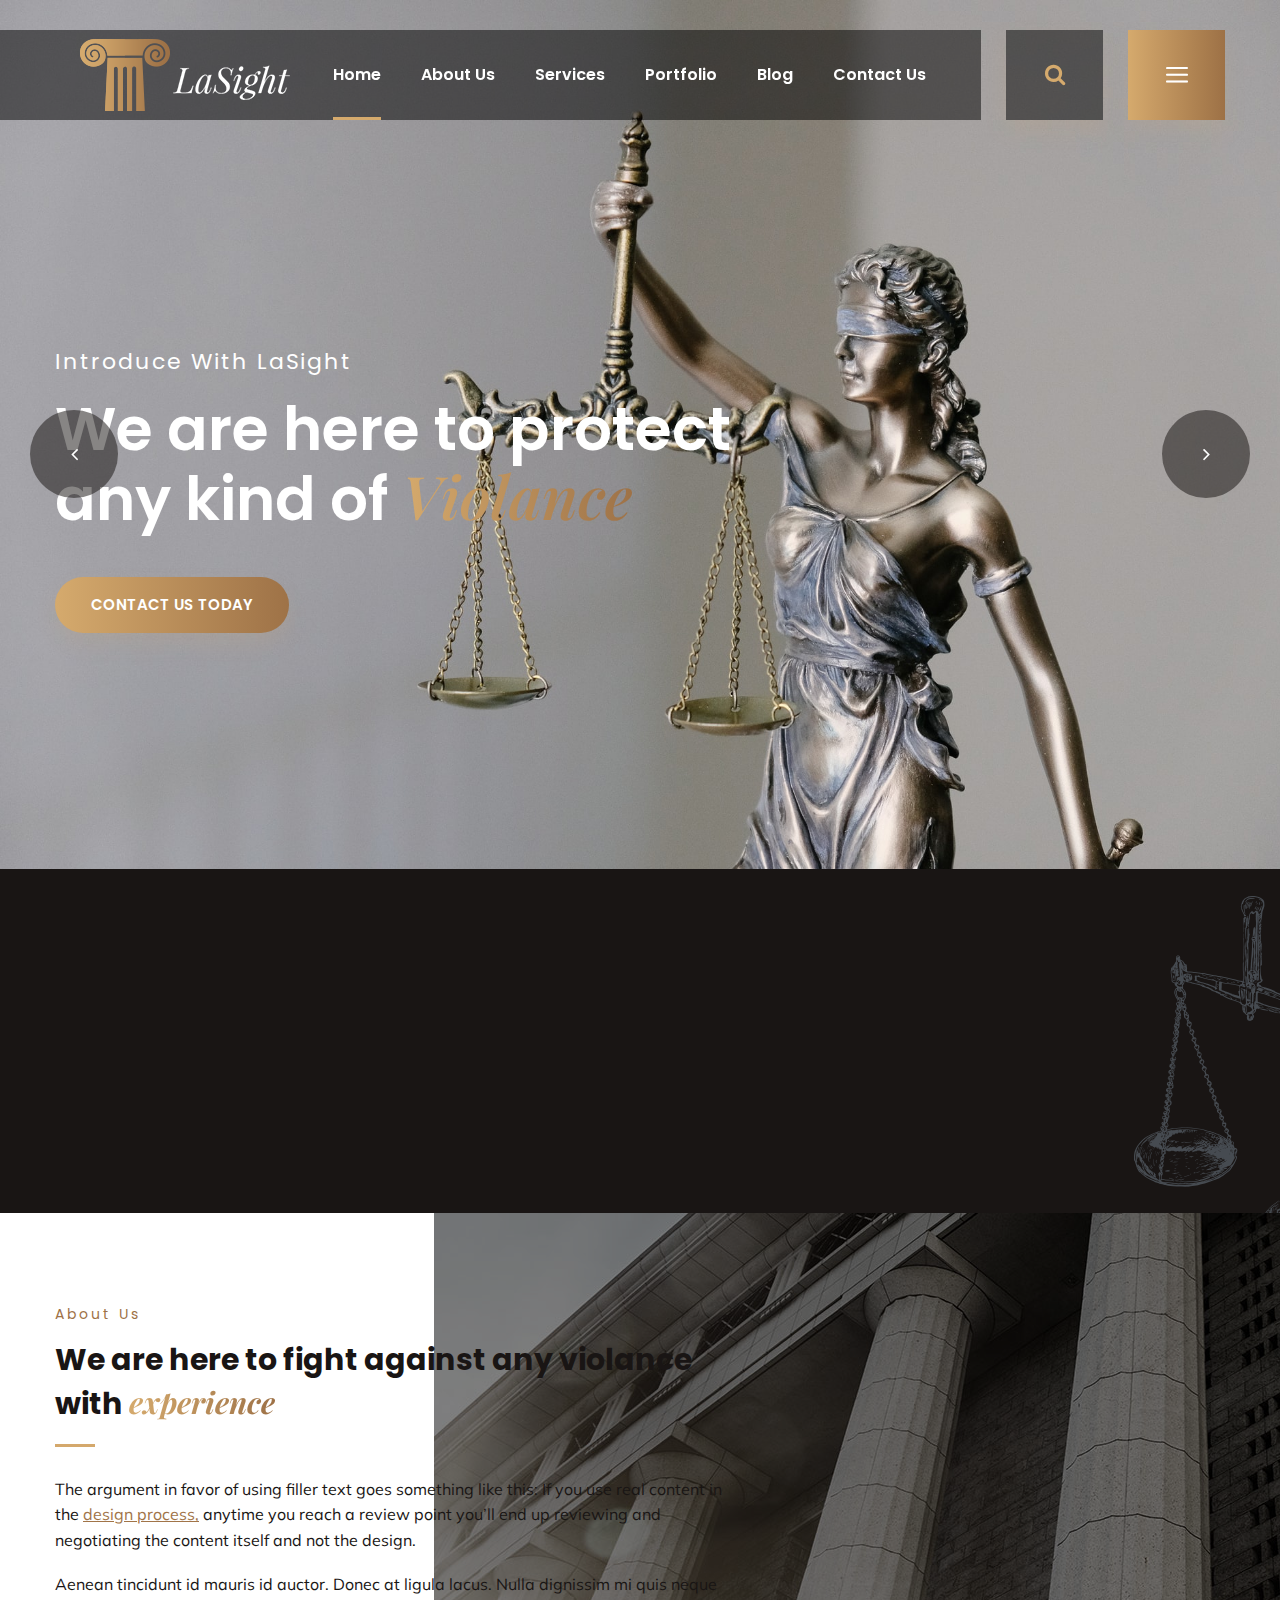
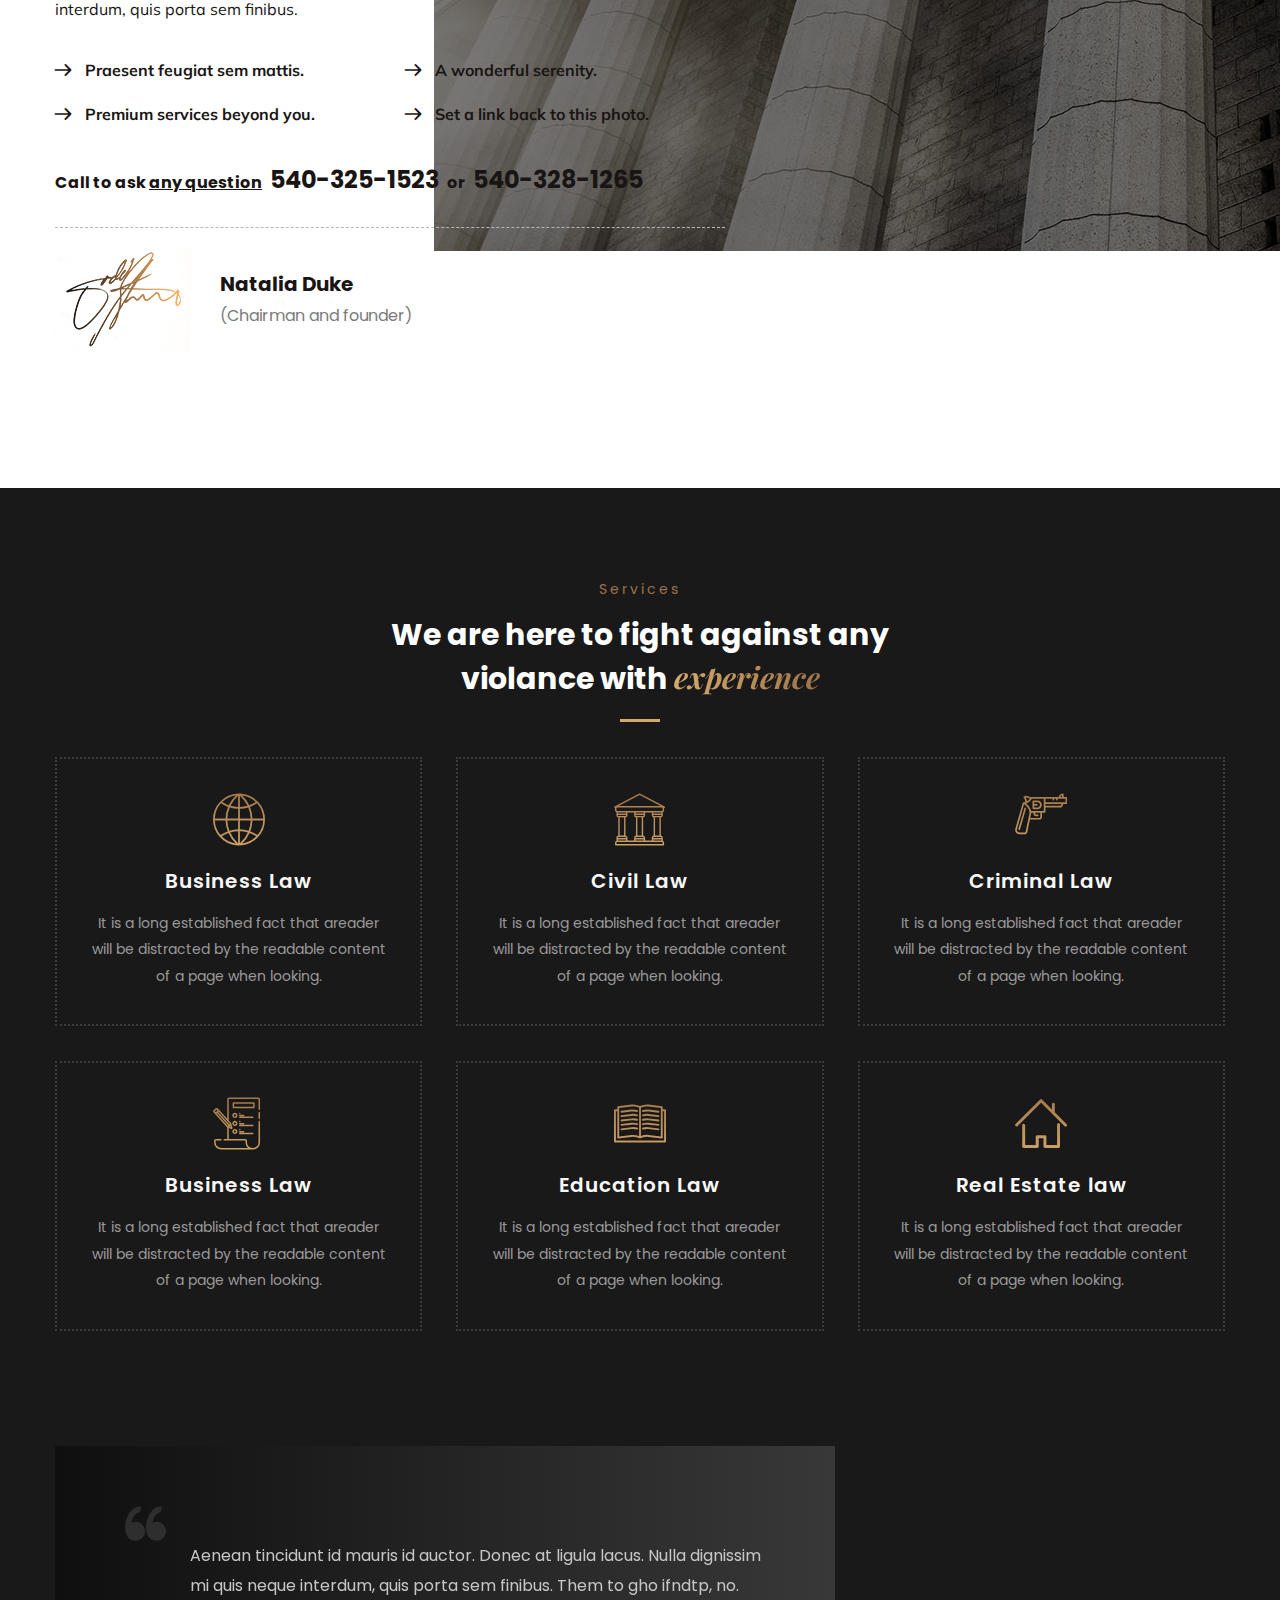
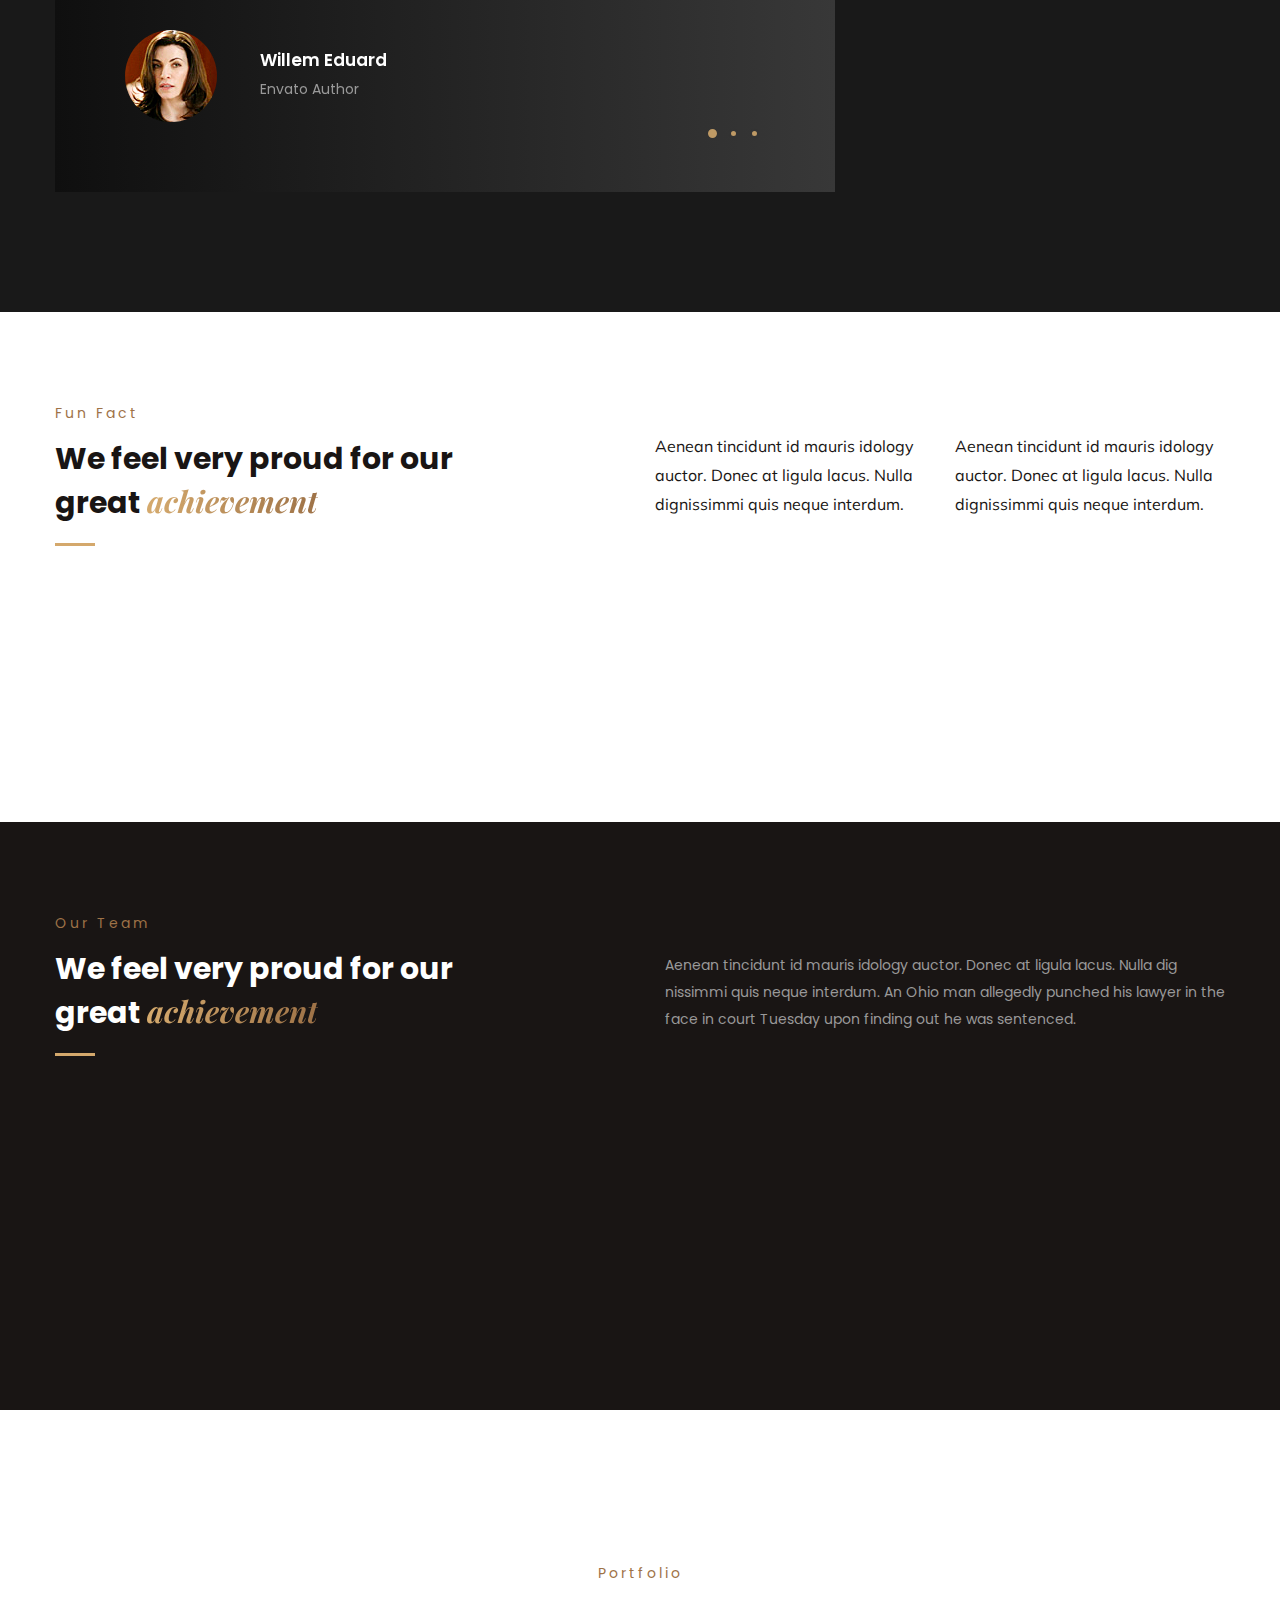
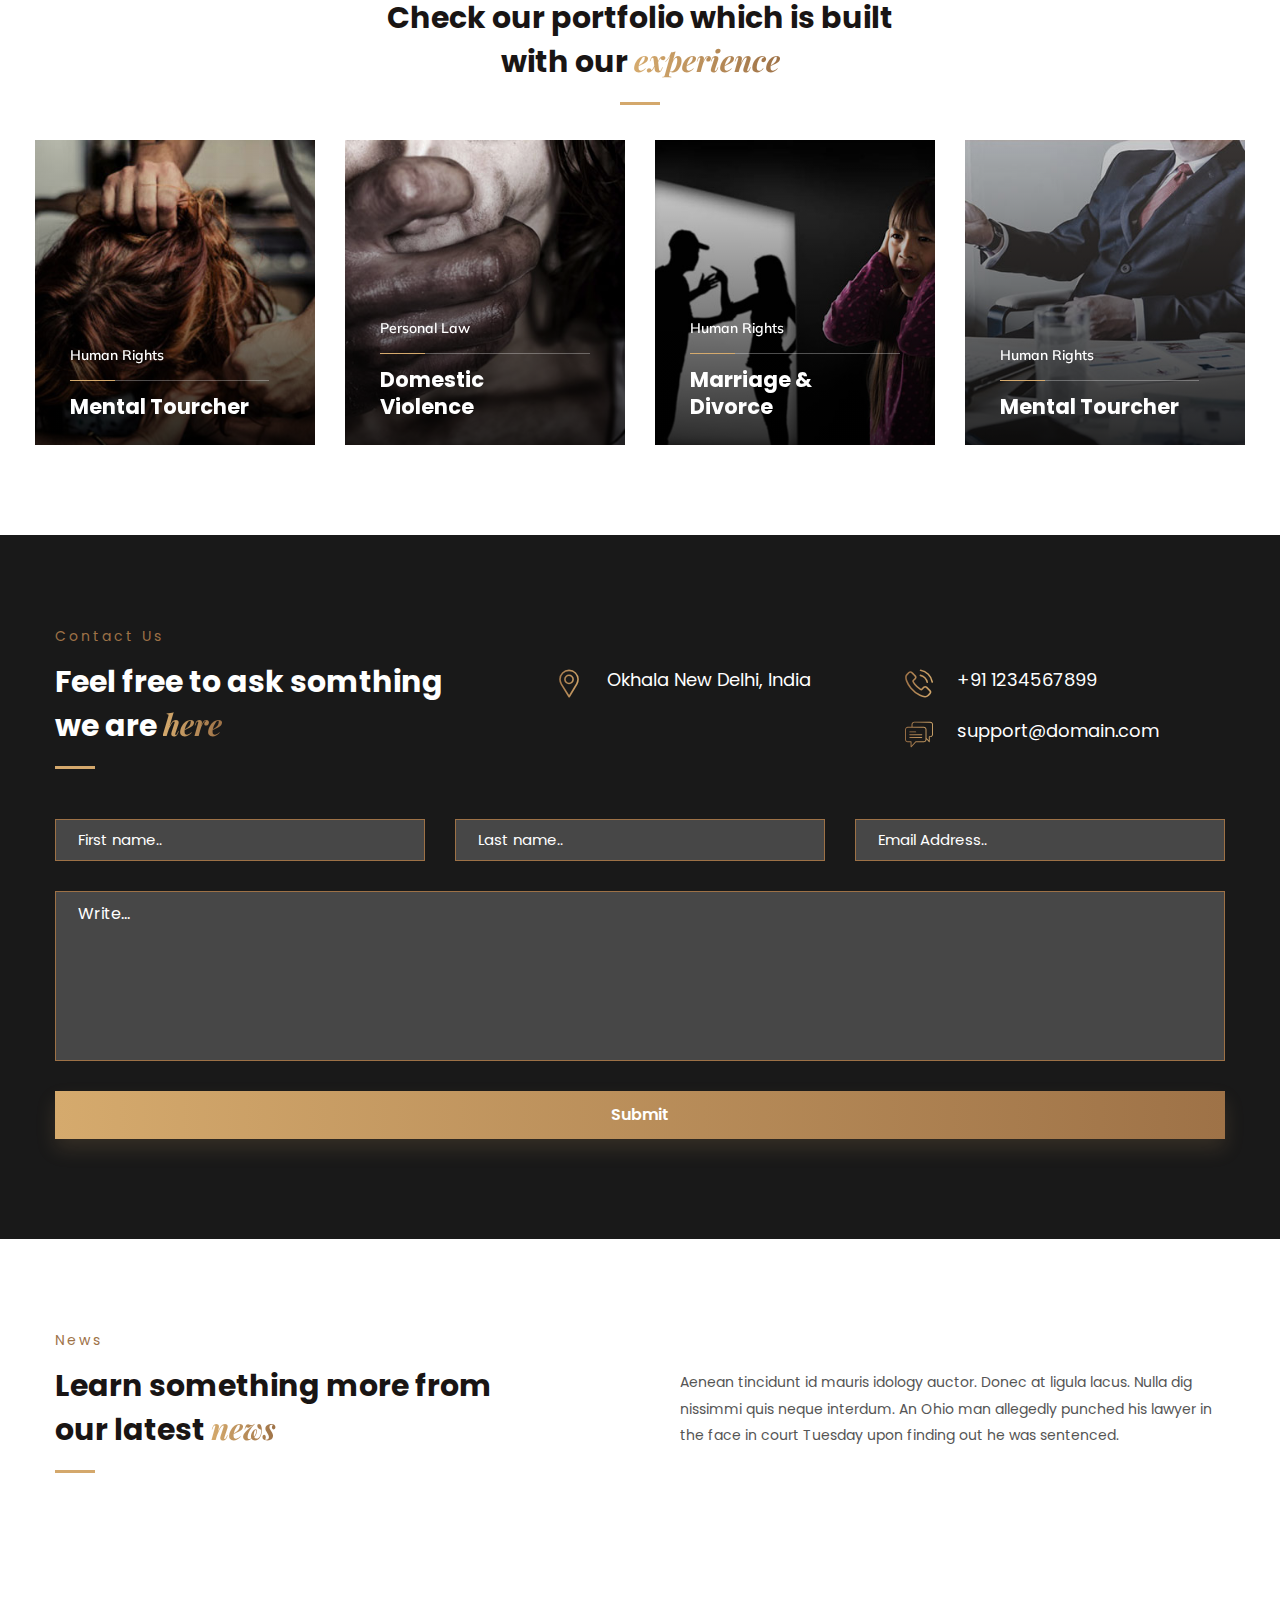
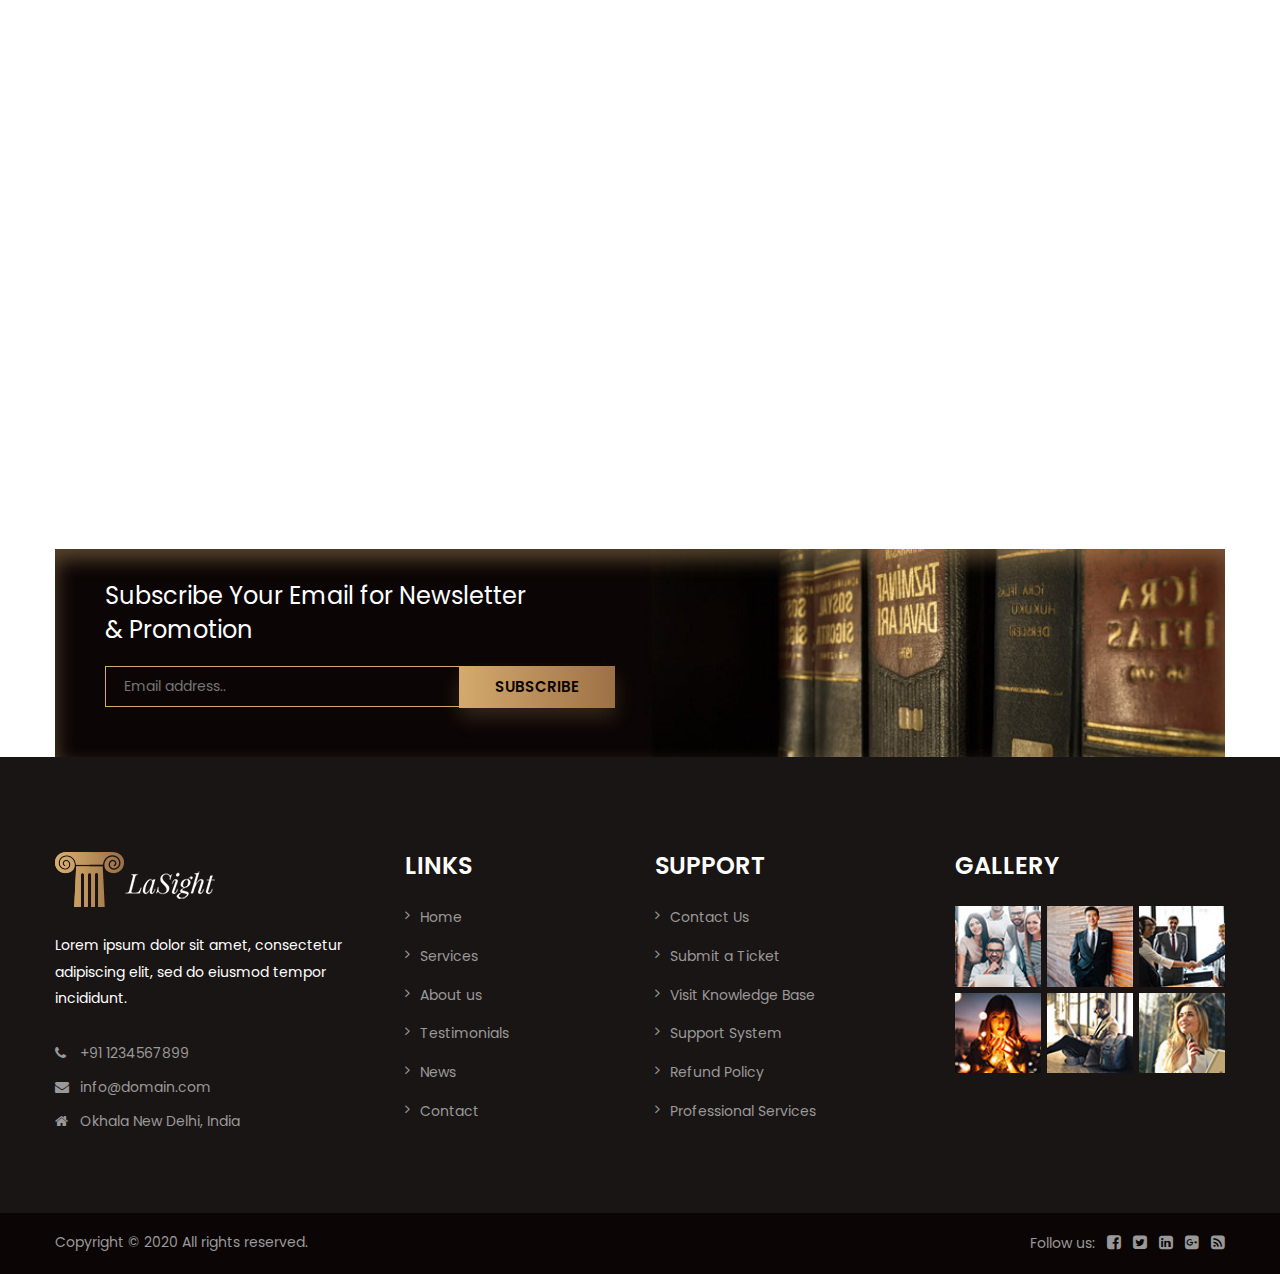
<file: index.html>
<!DOCTYPE html>
<html>
<head>
<meta charset="utf-8">
<meta name="description" content="Law Lawyer Law Office - Law  HTML Template">
<meta name="keywords" content="advocate, attorney, attorney website, attorneys, barrister, business, corporate, law, law firm, law office, lawyer, lawyer theme, legal blog, legal services, notary">
<meta name="author" content="">
<title>LaSight Law HTML Template | Homepage</title>
<!-- Stylesheets -->
<link href="css/bootstrap.css" rel="stylesheet">
<link href="css/main.css" rel="stylesheet">
<link href="css/font-awesome.css" rel="stylesheet">
<link href="css/flaticon.css" rel="stylesheet">
<link href="css/animate.css" rel="stylesheet">
<link href="css/owl.css" rel="stylesheet">
<link href="css/jquery-ui.css" rel="stylesheet">
<link href="css/animation.css" rel="stylesheet">
<link href="css/jquery.fancybox.min.css" rel="stylesheet">
<link href="css/jquery.mCustomScrollbar.min.css" rel="stylesheet">
<link href="css/responsive.css" rel="stylesheet">
<link rel="shortcut icon" href="images/favicon.png" type="image/x-icon">
<link rel="icon" href="images/favicon.png" type="image/x-icon">
<meta http-equiv="X-UA-Compatible" content="IE=edge">
<meta name="viewport" content="width=device-width, initial-scale=1.0, maximum-scale=1.0, user-scalable=0">

</head>

<body>

<div class="page-wrapper">
 	<!-- Preloader -->
    <div class="preloader"></div>
 	<!-- Main Header-->
    <header class="main-header">
    <!--Header-Upper-->
	<div class="header-upper">
	<div class="container">
	<div class="clearfix">
	<!-- Logo Box -->
	<div class="pull-left logo-box">
	<div class="logo"><a href="index.html"><img src="images/logo.png" alt="" title=""></a></div>
	</div>
	<div class="nav-outer clearfix">
	<!-- Main Menu -->
	<nav class="main-menu navbar-expand-md">
	<div class="navbar-header">
	<button class="navbar-toggler" type="button" data-toggle="collapse" data-target="#navbarSupportedContent" aria-controls="navbarSupportedContent" aria-expanded="false" aria-label="Toggle navigation"><span class="icon-bar"></span><span class="icon-bar"></span><span class="icon-bar"></span></button>
	</div>
	<div class="navbar-collapse collapse clearfix" id="navbarSupportedContent">
	<ul class="navigation clearfix">
	<li class="current dropdown"><a href="#">Home</a>
	<ul>
	<li><a href="index.html">Home Page 01</a></li>
	<li><a href="index-2.html">Home Page 02</a></li>
	</ul>
	</li>
	<li class="dropdown"><a href="#">About Us</a>
	<ul>
	<li><a href="about.html">About Us</a></li>
	<li><a href="testimonial.html">Testimonial</a></li>
	</ul>
	</li>
	<li class="dropdown"><a href="#">Services</a>
	<ul>
	<li><a href="services.html">Services</a></li>
	<li><a href="services-detail.html">Services Detail</a></li>
	</ul>
	</li>
	<li class="dropdown"><a href="#">Portfolio</a>
	<ul>
	<li><a href="portfolio-2-column.html">Portfolio Two Column</a></li>
	<li><a href="portfolio-masonry.html">Portfolio Masonry</a></li>
	<li><a href="portfolio-single.html">Portfolio Single</a></li>
	</ul>
	</li>
	<li class="dropdown"><a href="#">Blog</a>
	<ul>
	<li><a href="blog-list.html">Blog List</a></li>
	<li><a href="blog-single.html">Blog Single</a></li>
	</ul>
	</li>
	<li><a href="contact.html">Contact us</a></li>
	</ul>
	</div>
	</nav>

	<div class="outer-box">
	<!--Search Box--><div class="search-box-outer">
	<div class="dropdown">
	<button class="search-box-btn dropdown-toggle" type="button" id="dropdownMenu1" data-toggle="dropdown" aria-haspopup="true" aria-expanded="false"><span class="fa fa-search"></span></button>
	<ul class="dropdown-menu pull-right search-panel" aria-labelledby="dropdownMenu1">
	<li class="panel-outer">
	<div class="form-container">
	<form method="post" action="">
	<div class="form-group"><input type="search" name="field-name" value="" placeholder="Search Here" required><button type="submit" class="search-btn"><span class="fa fa-search"></span></button></div>
	</form>
	</div>
	</li>
	</ul>
	</div>
	</div>
	<!--Nav Toggler-->
	<div class="nav-toggler"><div class="nav-btn hidden-bar-opener"><span class="flaticon-menu"></span></div></div>
	</div>
	</div>
	</div>
	</div>
	</div>
	<!--End Header Upper-->
	<!--Sticky Header-->
	<div class="sticky-header">
	<div class="container clearfix">
	<!--Logo-->
	<div class="logo pull-left">
	<a href="index.html" class="img-responsive"><img src="images/logo-small.png" alt="" title=""></a>
	</div>
	<!--Right Col-->
	<div class="right-col pull-right">
	<!-- Main Menu -->
	<nav class="main-menu navbar-expand-md">
	<button class="navbar-toggler" type="button" data-toggle="collapse" data-target="#navbarSupportedContent1" aria-controls="navbarSupportedContent1" aria-expanded="false" aria-label="Toggle navigation">
	<span class="icon-bar"></span>
	<span class="icon-bar"></span>
	<span class="icon-bar"></span>
	</button>

	<div class="navbar-collapse collapse clearfix" id="navbarSupportedContent1">
	<ul class="navigation clearfix">
	<li class="current dropdown"><a href="#">Home</a>
	<ul>
	<li><a href="index.html">Home Page 01</a></li>
	<li><a href="index-2.html">Home Page 02</a></li>
	</ul>
	</li>
	<li class="dropdown"><a href="#">About Us</a>
	<ul>
	<li><a href="about.html">About Us</a></li>
	<li><a href="testimonial.html">Testimonial</a></li>
	</ul>
	</li>
	<li class="dropdown"><a href="#">Services</a>
	<ul>
	<li><a href="services.html">Services</a></li>
	<li><a href="services-detail.html">Services Detail</a></li>
	</ul>
	</li>
	<li class="dropdown"><a href="#">Portfolio</a>
	<ul>
	<li><a href="portfolio-2-column.html">Portfolio Two Column</a></li>
	<li><a href="portfolio-masonry.html">Portfolio Masonry</a></li>
	<li><a href="portfolio-single.html">Portfolio Single</a></li>
	</ul>
	</li>
	<li class="dropdown"><a href="#">Blog</a>
	<ul>
	<li><a href="blog-list.html">Blog List</a></li>
	<li><a href="blog-single.html">Blog Single</a></li>
	</ul>
	</li>
	<li><a href="contact.html">Contact us</a></li>
	</ul>
	</div>
	</nav><!-- Main Menu End-->
	</div>

	</div>
	</div>
	<!--End Sticky Header-->
	</header>
    <!--End Main Header -->
	
	<!--Form Back Drop-->
    <div class="form-back-drop"></div>
	
	<!-- Hidden Navigation Bar -->
	<section class="hidden-bar right-align">
		<div class="hidden-bar-closer">
		<button><span class="fa fa-remove"></span></button>
		</div>
		<!-- Hidden Bar Wrapper -->
		<div class="hidden-bar-wrapper">
		<div class="inner-box">
		<div class="logo">
		<a href="index.html"><img src="images/sidebar-logo.png" alt="" /></a>
		</div>
		<div class="text">Lorem ipsum, or lipsum as it is sometimes the known, is dummy text used in laying out print, graphic or web designs. The passage</div>
		<!-- List Style Four -->
		<ul class="list-style-four">
		<li><span class="icon flaticon-house"></span> <strong>Okhala</strong>New Delhi, India</li>
		<li><span class="icon flaticon-phone-call"></span> <strong>Call us!</strong>+91 1234567899</li>
		<li><span class="icon flaticon-talk"></span><strong>Mail address</strong>info@domain.com</li>
		</ul>
		<div class="lower-box">
		<!-- Social Icons -->
		<ul class="social-icons">
		<li class="facebook"><a href="#"><span class="fa fa-facebook"></span></a></li>
		<li class="twitter"><a href="#"><span class="fa fa-twitter"></span></a></li>
		<li class="pinterest"><a href="#"><span class="fa fa-pinterest-p"></span></a></li>
		<li class="vimeo"><a href="#"><span class="fa fa-vimeo"></span></a></li>
		</ul>
		<a href="#" class="theme-btn buy-btn"> LaSight today!</a>
		</div>
		</div>
		</div><!-- / Hidden Bar Wrapper -->
	</section>
	<!-- End / Hidden Bar -->
	
	<!--Banner Section-->
    <section class="banner-section">
		<div class="main-slider-carousel owl-carousel owl-theme">
			<!-- Slide -->
			<div class="slide" style="background-image:url(images/main-slider/6.jpg)">
				<div class="container">
					<div class="content">
						<div class="title">Introduce with LaSight</div>
						<h1>We are here to protect <br> any kind of <span>Violance</span></h1>
						<a href="#" class="theme-btn btn-style-one">Contact us today</a>
					</div>
				</div>
			</div>
			<!-- Slide -->
			<div class="slide" style="background-image:url(images/main-slider/5.jpg)">
				<div class="container">
					<div class="content">
						<div class="title">Introduce with LaSight</div>
						<h1>We are here to protect <br> any kind of <span>Violance</span></h1>
						<a href="#" class="theme-btn btn-style-one">Contact us today</a>
					</div>
				</div>
			</div>
			<!-- Slide -->
			<div class="slide" style="background-image:url(images/main-slider/3.jpg)">
				<div class="container">
					<div class="content">
						<div class="title">Introduce with LaSight</div>
						<h1>We are here to protect <br> any kind of <span>Violance</span></h1>
						<a href="#" class="theme-btn btn-style-one">Contact us today</a>
					</div>
				</div>
			</div>
		</div>
	</section>
	<!--End Banner Section-->
	
	<!-- Services Section -->
	<section class="services-section">
		<div class="icon-one wow zoomIn" data-wow-delay="250ms" data-wow-duration="1500ms" style="background-image:url(images/icons/icon-1.png)"></div>
		<div class="icon-two wow fadeInRight" data-wow-delay="500ms" data-wow-duration="1500ms" style="background-image:url(images/icons/icon-2.png)"></div>
		<div class="container">
			<div class="row clearfix">
						
				<!-- Services Block -->
				<div class="services-block col-lg-4 col-md-6 col-sm-12">
					<div class="inner-box wow fadeInUp" data-wow-delay="0ms" data-wow-duration="1500ms">
						<div class="border-one"></div>
						<div class="border-two"></div>
						<div class="content">
							<div class="icon-box">
								<span class="icon flaticon-family"></span>
							</div>
							<h6><a href="services-detail.html">99% winning guarantee</a></h6>
							<div class="text">Lorem ipsum dolor sit amet, con sectetu adipiscing elit, sed do eius mod tempor.</div>
						</div>
					</div>
				</div>
				
				<!-- Services Block -->
				<div class="services-block col-lg-4 col-md-6 col-sm-12">
					<div class="inner-box wow fadeInUp" data-wow-delay="300ms" data-wow-duration="1500ms">
						<div class="border-one"></div>
						<div class="border-two"></div>
						<div class="content">
							<div class="icon-box">
								<span class="icon flaticon-fingerprint-1"></span>
							</div>
							<h6><a href="services-detail.html">Business Planning</a></h6>
							<div class="text">Lorem ipsum dolor sit amet, con sectetu adipiscing elit, sed do eius mod tempor.</div>
						</div>
					</div>
				</div>
				
				<!-- Services Block -->
				<div class="services-block col-lg-4 col-md-6 col-sm-12">
					<div class="inner-box wow fadeInUp" data-wow-delay="600ms" data-wow-duration="1500ms">
						<div class="border-one"></div>
						<div class="border-two"></div>
						<div class="content">
							<div class="icon-box">
								<span class="icon flaticon-non-stop-call"></span>
							</div>
							<h6><a href="services-detail.html">Investment Trade</a></h6>
							<div class="text">Lorem ipsum dolor sit amet, con sectetu adipiscing elit, sed do eius mod tempor.</div>
						</div>
					</div>
				</div>
			
			</div>
		</div>
	</section>
	<!-- End Services Section -->
	
	<!-- About Section -->
	<section class="about-section">
		<!-- Image Layer -->
		<div class="image-layer" style="background-image:url(images/resource/about-1.jpg)"></div>
		<div class="container">
			<div class="row clearfix">
				
				<!-- Content Column -->
				<div class="content-column col-lg-7 col-md-12 col-sm-12">
					<div class="inner-column">
						
						<!-- Sec Title -->
						<div class="section-title">
							<div class="title">about us</div>
							<h3>We are here to fight against any violance with <span>experience</span></h3>
						</div>
						
						<div class="text">
							<p>The argument in favor of using filler text goes something like this: If you use real content in the <span>design process,</span> anytime you reach a review point you’ll end up reviewing and negotiating the content itself and not the design.</p>
							<p>Aenean tincidunt id mauris id auctor. Donec at ligula lacus. Nulla dignissim mi quis neque interdum, quis porta sem finibus.</p>
						</div>
						<div class="row clearfix">
							<div class="column col-lg-6 col-md-6 col-sm-12">
								<ul class="list-style-one">
									<li>Praesent feugiat sem mattis.</li>
								</ul>
							</div>
							<div class="column col-lg-6 col-md-6 col-sm-12">
								<ul class="list-style-one">
									<li>A wonderful serenity.</li>
								</ul>
							</div>
							<div class="column col-lg-6 col-md-6 col-sm-12">
								<ul class="list-style-one">
									<li>Premium services beyond you.</li>
								</ul>
							</div>
							<div class="column col-lg-6 col-md-6 col-sm-12">
								<ul class="list-style-one">
									<li>Set a link back to this photo.</li>
								</ul>
							</div>
						</div>
						<div class="question">Call to ask <a href="#">any question</a> <strong>540-325-1523</strong> <span class="or">or</span> <strong>540-328-1265</strong></div>
						<div class="signature">
							<div class="signature-img"><img src="images/icons/signature.png" alt=""/></div>
							<h5>Natalia Duke</h5>
							<div class="designation">(Chairman and founder)</div>
						</div>
					</div>
				</div>
				
				<!-- Image Column -->
				<div class="image-column col-lg-5 col-md-12 col-sm-12">
					<div class="inner-column wow fadeInRight" data-wow-delay="0ms" data-wow-duration="1500ms">
						<div class="image">
							<img src="images/resource/about-2.jpg" alt=""/>
							<div class="overlay-box">
								<div class="overlay-inner">
									<div class="content">
										<h2>35 <span>years of experience</span></h2>
									</div>
								</div>
							</div>
						</div>
					</div>
				</div>

				
			</div>
		</div>
	</section>
	<!-- End About Section -->
	
	<!-- Services Section Two -->
	<section class="services-section-two" style="background-image: url(images/background/1.jpg);">
		<div class="container">
			<!-- Sec Title -->
			<div class="section-title light centered">
				<div class="title">Services</div>
				<h3>We are here to fight against any <br> violance with <span>experience</span></h3>
			</div>
			<div class="row clearfix">
				
				<!-- Services Block Two -->
				<div class="services-block-two col-lg-4 col-md-6 col-sm-12">
					<div class="inner-box">
						<div class="icon-box">
							<span class="icon flaticon-internet"></span>
						</div>
						<h3>Business Law</h3>
						<div class="text">It is a long established fact that areader will be distracted by the readable content of a page when looking.</div>
						<div class="overlay-box" style="background-image: url(images/resource/service-1.jpg);">
							<div class="overlay-inner">
								<div class="content">
									<span class="icon flaticon-internet"></span>
									<h4><a href="services-detail.html">Business Law</a></h4>
									<a href="services-detail.html" class="theme-btn btn-style-one">consult now</a>
								</div>
							</div>
						</div>
					</div>
				</div>
				
				<!-- Services Block Two -->
				<div class="services-block-two col-lg-4 col-md-6 col-sm-12">
					<div class="inner-box">
						<div class="icon-box">
							<span class="icon flaticon-museum"></span>
						</div>
						<h3>Civil Law</h3>
						<div class="text">It is a long established fact that areader will be distracted by the readable content of a page when looking.</div>
						<div class="overlay-box" style="background-image: url(images/resource/service-1.jpg);">
							<div class="overlay-inner">
								<div class="content">
									<span class="icon flaticon-museum"></span>
									<h4><a href="services-detail.html">Civil Law</a></h4>
									<a href="services-detail.html" class="theme-btn btn-style-one">consult now</a>
								</div>
							</div>
						</div>
					</div>
				</div>
				
				<!-- Services Block Two -->
				<div class="services-block-two col-lg-4 col-md-6 col-sm-12">
					<div class="inner-box">
						<div class="icon-box">
							<span class="icon flaticon-gun"></span>
						</div>
						<h3>Criminal Law</h3>
						<div class="text">It is a long established fact that areader will be distracted by the readable content of a page when looking.</div>
						<div class="overlay-box" style="background-image: url(images/resource/service-1.jpg);">
							<div class="overlay-inner">
								<div class="content">
									<span class="icon flaticon-gun"></span>
									<h4><a href="services-detail.html">Criminal Law</a></h4>
									<a href="services-detail.html" class="theme-btn btn-style-one">consult now</a>
								</div>
							</div>
						</div>
					</div>
				</div>
				
				<!-- Services Block Two -->
				<div class="services-block-two col-lg-4 col-md-6 col-sm-12">
					<div class="inner-box">
						<div class="icon-box">
							<span class="icon flaticon-plan"></span>
						</div>
						<h3>Business Law</h3>
						<div class="text">It is a long established fact that areader will be distracted by the readable content of a page when looking.</div>
						<div class="overlay-box" style="background-image: url(images/resource/service-1.jpg);">
							<div class="overlay-inner">
								<div class="content">
									<span class="icon flaticon-plan"></span>
									<h4><a href="services-detail.html">Business Law</a></h4>
									<a href="services-detail.html" class="theme-btn btn-style-one">consult now</a>
								</div>
							</div>
						</div>
					</div>
				</div>
				
				<!-- Services Block Two -->
				<div class="services-block-two col-lg-4 col-md-6 col-sm-12">
					<div class="inner-box">
						<div class="icon-box">
							<span class="icon flaticon-book"></span>
						</div>
						<h3>Education Law</h3>
						<div class="text">It is a long established fact that areader will be distracted by the readable content of a page when looking.</div>
						<div class="overlay-box" style="background-image: url(images/resource/service-1.jpg);">
							<div class="overlay-inner">
								<div class="content">
									<span class="icon flaticon-book"></span>
									<h4><a href="services-detail.html">Education Law</a></h4>
									<a href="services-detail.html" class="theme-btn btn-style-one">consult now</a>
								</div>
							</div>
						</div>
					</div>
				</div>
				
				<!-- Services Block Two -->
				<div class="services-block-two col-lg-4 col-md-6 col-sm-12">
					<div class="inner-box">
						<div class="icon-box">
							<span class="icon flaticon-house-outline"></span>
						</div>
						<h3>Real Estate law</h3>
						<div class="text">It is a long established fact that areader will be distracted by the readable content of a page when looking.</div>
						<div class="overlay-box" style="background-image: url(images/resource/service-1.jpg);">
							<div class="overlay-inner">
								<div class="content">
									<span class="icon flaticon-house-outline"></span>
									<h4><a href="services-detail.html">Real Estate law</a></h4>
									<a href="services-detail.html" class="theme-btn btn-style-one">consult now</a>
								</div>
							</div>
						</div>
					</div>
				</div>
				
			</div>
		
			<!-- Lower Section -->
			<div class="lower-section">
				<div class="carousel-box">
					<div class="content">
						<div class="single-item-carousel owl-carousel owl-theme">
							
							<!-- Testimonial Block -->
							<div class="testimonial-block">
								<div class="inner-box">
									<div class="testimonial-content">
										<span class="quote-icon flaticon-left-quote"></span>
										<div class="text">Aenean tincidunt id mauris id auctor. Donec at ligula lacus. Nulla dignissim mi quis neque interdum, quis porta sem finibus. Them to gho ifndtp, no.</div>
										<!-- Lower Box -->
										<div class="lower-box">
											<div class="box-inner">
												<div class="image">
													<img src="images/resource/author-2.jpg" alt="" />
												</div>
												<h3>Willem Eduard</h3>
												<div class="designation">Envato Author</div>
											</div>
										</div>
										
									</div>
								</div>
							</div>
							
							<!-- Testimonial Block -->
							<div class="testimonial-block">
								<div class="inner-box">
									<div class="testimonial-content">
										<span class="quote-icon flaticon-left-quote"></span>
										<div class="text">Aenean tincidunt id mauris id auctor. Donec at ligula lacus. Nulla dignissim mi quis neque interdum, quis porta sem finibus. Them to gho ifndtp, no.</div>
										<!-- Lower Box -->
										<div class="lower-box">
											<div class="box-inner">
												<div class="image">
													<img src="images/resource/author-2.jpg" alt="" />
												</div>
												<h3>Willem Eduard</h3>
												<div class="designation">Envato Author</div>
											</div>
										</div>
										
									</div>
								</div>
							</div>
							
							<!-- Testimonial Block -->
							<div class="testimonial-block">
								<div class="inner-box">
									<div class="testimonial-content">
										<span class="quote-icon flaticon-left-quote"></span>
										<div class="text">Aenean tincidunt id mauris id auctor. Donec at ligula lacus. Nulla dignissim mi quis neque interdum, quis porta sem finibus. Them to gho ifndtp, no.</div>
										<!-- Lower Box -->
										<div class="lower-box">
											<div class="box-inner">
												<div class="image">
													<img src="images/resource/author-2.jpg" alt="" />
												</div>
												<h3>Willem Eduard</h3>
												<div class="designation">Envato Author</div>
											</div>
										</div>
										
									</div>
								</div>
							</div>
							
						</div>
					</div>
				</div>
				
				<div class="image wow slideInRight" data-wow-delay="250ms" data-wow-duration="1500ms">
					<img src="images/resource/author-1.png" alt="" />
				</div>
				
			</div>
		
		</div>
	</section>
	<!-- End Services Section Two -->
	
	<!-- Counter Section -->
	<section class="counter-section">
		<div class="icon-one wow zoomIn" data-wow-delay="250ms" data-wow-duration="1500ms" style="background-image:url(images/icons/icon-3.png)"></div>
		<div class="icon-two wow slideInRight" data-wow-delay="500ms" data-wow-duration="1500ms" style="background-image:url(images/icons/icon-4.png)"></div>
		<div class="container">
			<!-- Title Box -->
			<div class="title-box">
				<div class="section-title">
					<div class="row clearfix">
						<div class="column col-lg-6 col-md-12 col-sm-12">
							<div class="title">Fun fact</div>
							<h3>We feel very proud for our <br> great <span>achievement</span></h3>
						</div>
						<div class="column col-lg-6 col-md-12 col-sm-12">
							<div class="row clearfix">
								
								<div class="col-lg-6 col-md-6 col-sm-12">
									<p>Aenean tincidunt id mauris idology auctor. Donec at ligula lacus. Nulla dignissimmi quis neque interdum.</p>
								</div>
								
								<div class="col-lg-6 col-md-6 col-sm-12">
									<p>Aenean tincidunt id mauris idology auctor. Donec at ligula lacus. Nulla dignissimmi quis neque interdum.</p>
								</div>
								
							</div>
						</div>
					</div>
				</div>
			</div>
			
			<!-- Fact Counter -->
			<div class="fact-counter">
				<div class="row clearfix">
				
					<!--Column-->
					<div class="column counter-column col-lg-3 col-md-6 col-sm-12">
						<div class="inner wow fadeInLeft" data-wow-delay="0ms" data-wow-duration="1500ms">
							<div class="count-outer count-box">
								<span class="count-text" data-speed="3000ms" data-stop="1825">0</span>+
								<div class="counter-title">Completed works</div>
							</div>
						</div>
					</div>
			
					<!--Column-->
					<div class="column counter-column col-lg-3 col-md-6 col-sm-12">
						<div class="inner wow fadeInLeft" data-wow-delay="0ms" data-wow-duration="1500ms">
							<div class="count-outer count-box">
								<span class="count-text" data-speed="2000" data-stop="532">0</span>+
								<div class="counter-title">Satisfied clients</div>
							</div>
						</div>
					</div>
			
					<!--Column-->
					<div class="column counter-column col-lg-3 col-md-6 col-sm-12">
						<div class="inner wow fadeInLeft" data-wow-delay="600ms" data-wow-duration="1500ms">
							<div class="count-outer count-box">
								<span class="count-text" data-speed="2000" data-stop="69">0</span>+
								<div class="counter-title">Winning awards</div>
							</div>
						</div>
					</div>
			
					<!--Column-->
					<div class="column counter-column col-lg-3 col-md-6 col-sm-12">
						<div class="inner wow fadeInLeft" data-wow-delay="900ms" data-wow-duration="1500ms">
							<div class="count-outer count-box">
								<span class="count-text" data-speed="1500" data-stop="32">0</span>+
								<div class="counter-title">Team members</div>
							</div>
						</div>
					</div>
					
				</div>
			</div>
			
		</div>
	</section>
	
	<!-- Team Section -->
	<section class="team-section">
		<div class="container">
		
			<!-- Sec Title -->
			<div class="section-title light">
				<div class="clearfix">
					<div class="pull-left">
						<div class="title">Our Team</div>
						<h3>We feel very proud for our <br> great <span>achievement</span></h3>
					</div>
					<div class="pull-right">
						<div class="text">Aenean tincidunt id mauris idology auctor. Donec at ligula lacus. Nulla dig nissimmi quis neque interdum. An Ohio man allegedly punched his lawyer in the face in court Tuesday upon finding out he was sentenced.</div>
					</div>
				</div>
			</div>
			
			<div class="clearfix">
				
				<!-- Team Block -->
				<div class="team-block col-lg-3 col-md-6 col-sm-12">
					<div class="inner-box wow fadeInUp" data-wow-delay="0ms" data-wow-duration="1500ms">
						<div class="image">
							<a href="#"><img src="images/resource/team-1.jpg" alt="" /></a>
						</div>
						<div class="lower-content">
							<h3><a href="#">Jonson Leo</a></h3>
							<div class="designation">Civil Lawyer</div>
							<div class="overlay-box">
								<div class="overlay-content">
									<div class="title">Contact info</div>
									<ul class="social-icons">
										<li><a href="#"><span class="fa fa-facebook"></span></a></li>
										<li><a href="#"><span class="fa fa-twitter"></span></a></li>
										<li><a href="#"><span class="fa fa-pinterest-p"></span></a></li>
										<li><a href="#"><span class="fa fa-vimeo"></span></a></li>
									</ul>
								</div>
							</div>
						</div>
					</div>
				</div>
				
				<!-- Team Block -->
				<div class="team-block col-lg-3 col-md-6 col-sm-12">
					<div class="inner-box wow fadeInUp" data-wow-delay="300ms" data-wow-duration="1500ms">
						<div class="image">
							<a href="#"><img src="images/resource/team-2.jpg" alt="" /></a>
						</div>
						<div class="lower-content">
							<h3><a href="#">Malina Leo</a></h3>
							<div class="designation">Terror Lawyer</div>
							<div class="overlay-box">
								<div class="overlay-content">
									<div class="title">Contact info</div>
									<ul class="social-icons">
										<li><a href="#"><span class="fa fa-facebook"></span></a></li>
										<li><a href="#"><span class="fa fa-twitter"></span></a></li>
										<li><a href="#"><span class="fa fa-pinterest-p"></span></a></li>
										<li><a href="#"><span class="fa fa-vimeo"></span></a></li>
									</ul>
								</div>
							</div>
						</div>
					</div>
				</div>
				
				<!-- Team Block -->
				<div class="team-block col-lg-3 col-md-6 col-sm-12">
					<div class="inner-box wow fadeInUp" data-wow-delay="600ms" data-wow-duration="1500ms">
						<div class="image">
							<a href="#"><img src="images/resource/team-3.jpg" alt="" /></a>
						</div>
						<div class="lower-content">
							<h3><a href="#">Neobir Fro</a></h3>
							<div class="designation">Civil Lawyer</div>
							<div class="overlay-box">
								<div class="overlay-content">
									<div class="title">Contact info</div>
									<ul class="social-icons">
										<li><a href="#"><span class="fa fa-facebook"></span></a></li>
										<li><a href="#"><span class="fa fa-twitter"></span></a></li>
										<li><a href="#"><span class="fa fa-pinterest-p"></span></a></li>
										<li><a href="#"><span class="fa fa-vimeo"></span></a></li>
									</ul>
								</div>
							</div>
						</div>
					</div>
				</div>
				
				<!-- Team Block -->
				<div class="team-block col-lg-3 col-md-6 col-sm-12">
					<div class="inner-box wow fadeInUp" data-wow-delay="900ms" data-wow-duration="1500ms">
						<div class="image">
							<a href="#"><img src="images/resource/team-4.jpg" alt="" /></a>
						</div>
						<div class="lower-content">
							<h3><a href="#">Neobir Fro</a></h3>
							<div class="designation">Criminal Lawyer</div>
							<div class="overlay-box">
								<div class="overlay-content">
									<div class="title">Contact info</div>
									<ul class="social-icons">
										<li><a href="#"><span class="fa fa-facebook"></span></a></li>
										<li><a href="#"><span class="fa fa-twitter"></span></a></li>
										<li><a href="#"><span class="fa fa-pinterest-p"></span></a></li>
										<li><a href="#"><span class="fa fa-vimeo"></span></a></li>
									</ul>
								</div>
							</div>
						</div>
					</div>
				</div>
				
			</div>
			
		</div>
	</section>
	<!-- End Team Section -->
	
	<!-- Portfolio Section -->
	<section class="portfolio-section">
		<div class="container">
			<!-- Sec Title -->
			<div class="section-title centered">
				<div class="title">Portfolio</div>
				<h3>Check our portfolio which is built <br> with our <span>experience</span></h3>
			</div>
		</div>
		
		<!-- Outer Container -->
		<div class="outer-container">
			<div class="portfolio-carousel owl-carousel owl-theme">
				
				<!-- Portfolio Block -->
				<div class="portfolio-block">
					<div class="inner-box">
						<div class="image">
							<img src="images/gallery/1.jpg" alt="" />
							<div class="overlay-box">
								<div class="overlay-inner">
									<div class="content">
										<div class="title">Human Rights</div>
										<h3>Mental Tourcher</h3>
									</div>
								</div>
							</div>
							<div class="overlay-link">
								<a href="images/gallery/1.jpg" data-fancybox="gallery-1" data-caption="" class="plus flaticon-plus"></a>
							</div>
						</div>
					</div>
				</div>
				
				<!-- Portfolio Block -->
				<div class="portfolio-block">
					<div class="inner-box">
						<div class="image">
							<img src="images/gallery/2.jpg" alt="" />
							<div class="overlay-box">
								<div class="overlay-inner">
									<div class="content">
										<div class="title">Personal Law</div>
										<h3>Domestic Violence</h3>
									</div>
								</div>
							</div>
							<div class="overlay-link">
								<a href="images/gallery/2.jpg" data-fancybox="gallery-1" data-caption="" class="plus flaticon-plus"></a>
							</div>
						</div>
					</div>
				</div>
				
				<!-- Portfolio Block -->
				<div class="portfolio-block">
					<div class="inner-box">
						<div class="image">
							<img src="images/gallery/3.jpg" alt="" />
							<div class="overlay-box">
								<div class="overlay-inner">
									<div class="content">
										<div class="title">Human Rights</div>
										<h3>Marriage & Divorce</h3>
									</div>
								</div>
							</div>
							<div class="overlay-link">
								<a href="images/gallery/3.jpg" data-fancybox="gallery-1" data-caption="" class="plus flaticon-plus"></a>
							</div>
						</div>
					</div>
				</div>
				
				<!-- Portfolio Block -->
				<div class="portfolio-block">
					<div class="inner-box">
						<div class="image">
							<img src="images/gallery/4.jpg" alt="" />
							<div class="overlay-box">
								<div class="overlay-inner">
									<div class="content">
										<div class="title">Human Rights</div>
										<h3>Mental Tourcher</h3>
									</div>
								</div>
							</div>
							<div class="overlay-link">
								<a href="images/gallery/4.jpg" data-fancybox="gallery-1" data-caption="" class="plus flaticon-plus"></a>
							</div>
						</div>
					</div>
				</div>
				
				<!-- Portfolio Block -->
				<div class="portfolio-block">
					<div class="inner-box">
						<div class="image">
							<img src="images/gallery/5.jpg" alt="" />
							<div class="overlay-box">
								<div class="overlay-inner">
									<div class="content">
										<div class="title">Personal Law</div>
										<h3>Physical Violence</h3>
									</div>
								</div>
							</div>
							<div class="overlay-link">
								<a href="images/gallery/5.jpg" data-fancybox="gallery-1" data-caption="" class="plus flaticon-plus"></a>
							</div>
						</div>
					</div>
				</div>
				
				<!-- Portfolio Block -->
				<div class="portfolio-block">
					<div class="inner-box">
						<div class="image">
							<img src="images/gallery/1.jpg" alt="" />
							<div class="overlay-box">
								<div class="overlay-inner">
									<div class="content">
										<div class="title">Human Rights</div>
										<h3>Mental Tourcher</h3>
									</div>
								</div>
							</div>
							<div class="overlay-link">
								<a href="images/gallery/1.jpg" data-fancybox="gallery-1" data-caption="" class="plus flaticon-plus"></a>
							</div>
						</div>
					</div>
				</div>
				
				<!-- Portfolio Block -->
				<div class="portfolio-block">
					<div class="inner-box">
						<div class="image">
							<img src="images/gallery/2.jpg" alt="" />
							<div class="overlay-box">
								<div class="overlay-inner">
									<div class="content">
										<div class="title">Personal Law</div>
										<h3>Domestic Violence</h3>
									</div>
								</div>
							</div>
							<div class="overlay-link">
								<a href="images/gallery/2.jpg" data-fancybox="gallery-1" data-caption="" class="plus flaticon-plus"></a>
							</div>
						</div>
					</div>
				</div>
				
				<!-- Portfolio Block -->
				<div class="portfolio-block">
					<div class="inner-box">
						<div class="image">
							<img src="images/gallery/3.jpg" alt="" />
							<div class="overlay-box">
								<div class="overlay-inner">
									<div class="content">
										<div class="title">Human Rights</div>
										<h3>Marriage & Divorce</h3>
									</div>
								</div>
							</div>
							<div class="overlay-link">
								<a href="images/gallery/3.jpg" data-fancybox="gallery-1" data-caption="" class="plus flaticon-plus"></a>
							</div>
						</div>
					</div>
				</div>
				
				<!-- Portfolio Block -->
				<div class="portfolio-block">
					<div class="inner-box">
						<div class="image">
							<img src="images/gallery/4.jpg" alt="" />
							<div class="overlay-box">
								<div class="overlay-inner">
									<div class="content">
										<div class="title">Human Rights</div>
										<h3>Mental Tourcher</h3>
									</div>
								</div>
							</div>
							<div class="overlay-link">
								<a href="images/gallery/4.jpg" data-fancybox="gallery-1" data-caption="" class="plus flaticon-plus"></a>
							</div>
						</div>
					</div>
				</div>
				
				<!-- Portfolio Block -->
				<div class="portfolio-block">
					<div class="inner-box">
						<div class="image">
							<img src="images/gallery/5.jpg" alt="" />
							<div class="overlay-box">
								<div class="overlay-inner">
									<div class="content">
										<div class="title">Personal Law</div>
										<h3>Physical Violence</h3>
									</div>
								</div>
							</div>
							<div class="overlay-link">
								<a href="images/gallery/5.jpg" data-fancybox="gallery-1" data-caption="" class="plus flaticon-plus"></a>
							</div>
						</div>
					</div>
				</div>
				
			</div>
		</div>
		
	</section>
	<!-- End Portfolio Section -->
	
	<!-- Form Section -->
	<section class="form-section" style="background-image: url(images/background/2.jpg)">
		<div class="container">
			<!-- Upper Content -->
			<div class="upper-content">
				<div class="row clearfix">
					
					<!-- Title Column -->
					<div class="title-column col-lg-5 col-md-12 col-sm-12">
						<div class="inner-column">
							<!-- Sec Title -->
							<div class="section-title light">
								<div class="title">Contact us</div>
								<h3>Feel free to ask somthing <br> we are <span>here</span></h3>
							</div>
						</div>
					</div>
					
					<!-- Info Column -->
					<div class="info-column col-lg-7 col-md-12 col-sm-12">
						<div class="inner-column">
							<div class="row clearfix">
								<!-- Column -->
								<div class="column col-lg-6 col-md-6 col-sm-12">
									<ul class="list-style-two">
										<li><span class="icon flaticon-placeholder-1"></span>Okhala New Delhi, India</li>
									</ul>
								</div>
								<!-- Column -->
								<div class="column col-lg-6 col-md-6 col-sm-12">
									<ul class="list-style-two">
										<li><span class="icon flaticon-phone-call"></span>+91 1234567899</li>
										<li><span class="icon flaticon-chat"></span>support@domain.com</li>
									</ul>
								</div>
							</div>
						</div>
					</div>
					
				</div>
			</div>
			<!-- Lower Content -->
			<div class="lower-content">
				
				<!-- Default Form -->
				<div class="default-form">
					<form method="post" action="">
						<div class="row clearfix">
							<div class="form-group col-lg-4 col-md-6 col-sm-12">
								<input type="text" name="firstname" value="" placeholder="First name.." required>
							</div>
							
							<div class="form-group col-lg-4 col-md-6 col-sm-12">
								<input type="text" name="email" value="" placeholder="Last name.." required>
							</div>
							
							<div class="form-group col-lg-4 col-md-12 col-sm-12">
								<input type="text" name="phone" value="" placeholder="Email Address.." required>
							</div>
							
							<div class="form-group col-lg-12 col-md-12 col-sm-12">
								<textarea name="message" placeholder="Write..."></textarea>
							</div>
							
							<div class="form-group col-lg-12 col-md-12 col-sm-12">
								<button type="submit" class="theme-btn btn-style-one">Submit</button>
							</div>                                        
						</div>
					</form>
				</div>
				<!--End Default Form-->
				
			</div>
		</div>
	</section>
	<!-- End Form Section -->
	
	<!-- News Section -->
	<section class="news-section">
		<div class="container">
		
			<!-- Sec Title -->
			<div class="section-title">
				<div class="clearfix">
					<div class="pull-left">
						<div class="title">News</div>
						<h3>Learn something more from <br> our latest <span>news</span></h3>
					</div>
					<div class="pull-right">
						<div class="text">Aenean tincidunt id mauris idology auctor. Donec at ligula lacus. Nulla dig nissimmi quis neque interdum. An Ohio man allegedly punched his lawyer in the face in court Tuesday upon finding out he was sentenced.</div>
					</div>
				</div>
			</div>
			
			<div class="row clearfix">
				
				<!-- News Block -->
				<div class="news-block col-lg-4 col-md-6 col-sm-12">
					<div class="inner-box wow fadeInLeft" data-wow-delay="0ms" data-wow-duration="1500ms">
						<div class="image">
							<img src="images/resource/news-1.jpg" alt="" />
							<div class="overlay-box">
								<a href="images/resource/news-1.jpg" data-fancybox="news" data-caption="" class="plus flaticon-plus"></a>
							</div>
						</div>
						<div class="lower-content">
							<ul class="post-meta">
								<li><span class="fa fa-calendar"></span>September 12, 2019</li>
								<li><span class="fa fa-user"></span>Admin</li>
							</ul>
							<h5><a href="blog-single.html">Strategy for Norway's Peion Fund Global.</a></h5>
							<a href="blog-single.html" class="theme-btn btn-style-two">View more</a>
						</div>
					</div>
				</div>
				
				<!-- News Block -->
				<div class="news-block col-lg-4 col-md-6 col-sm-12">
					<div class="inner-box wow fadeInLeft" data-wow-delay="300ms" data-wow-duration="1500ms">
						<div class="image">
							<img src="images/resource/news-2.jpg" alt="" />
							<div class="overlay-box">
								<a href="images/resource/news-2.jpg" data-fancybox="news" data-caption="" class="plus flaticon-plus"></a>
							</div>
						</div>
						<div class="lower-content">
							<ul class="post-meta">
								<li><span class="fa fa-calendar"></span>September 12, 2019</li>
								<li><span class="fa fa-user"></span>Admin</li>
							</ul>
							<h5><a href="blog-single.html">What we are capable of usually gets discovered.</a></h5>
							<a href="blog-single.html" class="theme-btn btn-style-two">View more</a>
						</div>
					</div>
				</div>
				
				<!-- News Block -->
				<div class="news-block col-lg-4 col-md-6 col-sm-12">
					<div class="inner-box wow fadeInLeft" data-wow-delay="600ms" data-wow-duration="1500ms">
						<div class="image">
							<img src="images/resource/news-3.jpg" alt="" />
							<div class="overlay-box">
								<a href="images/resource/news-3.jpg" data-fancybox="news" data-caption="" class="plus flaticon-plus"></a>
							</div>
						</div>
						<div class="lower-content">
							<ul class="post-meta">
								<li><span class="fa fa-calendar"></span>September 12, 2019</li>
								<li><span class="fa fa-user"></span>Admin</li>
							</ul>
							<h5><a href="blog-single.html">Food industry leaders often change their promoters.</a></h5>
							<a href="blog-single.html" class="theme-btn btn-style-two">View more</a>
						</div>
					</div>
				</div>
				
			</div>
		</div>
	</section>
	<!-- End News Section -->
	
	<!-- Subscribe Section -->
	<section class="subscribe-section">
		<div class="container">
			<div class="inner-container" style="background-image: url(images/background/3.jpg)">
				<h2>Subscribe Your Email for Newsletter <br> & Promotion</h2>
				<!-- Subscribe Form -->
				<div class="subscribe-form">
					<form method="post" action="">
						<div class="form-group">
							<input type="email" name="email" value="" placeholder="Email address.." required>
							<button type="submit" class="theme-btn subscribe-btn">Subscribe</button>
						</div>
					</form>
				</div>
			</div>
		</div>
	</section>
	<!-- End Subscribe Section -->
	
	<!--Main Footer-->
    <footer class="main-footer">
    	<div class="container">
        	<!--Widgets Section-->
            <div class="widgets-section">
            	<div class="row clearfix">
                	
                    <!--Column-->
                    <div class="big-column col-lg-6 col-md-12 col-sm-12">
						<div class="row clearfix">
						
                        	<!--Footer Column-->
                            <div class="footer-column col-lg-7 col-md-6 col-sm-12">
                                <div class="footer-widget logo-widget">
									<div class="logo">
										<a href="index.html"><img src="images/footer-logo.png" alt="" /></a>
									</div>
									<div class="text">Lorem ipsum dolor sit amet, consectetur adipiscing elit, sed do eiusmod tempor incididunt.</div>
									<ul class="list-style-three">
										<li><span class="icon fa fa-phone"></span> +91 1234567899</li>
										<li><span class="icon fa fa-envelope"></span> info@domain.com</li>
										<li><span class="icon fa fa-home"></span>Okhala New Delhi, India</li>
									</ul>
								</div>
							</div>
							
							<!--Footer Column-->
                            <div class="footer-column col-lg-5 col-md-6 col-sm-12">
                                <div class="footer-widget links-widget">
									<h4>Links</h4>
									<ul class="list-link">
										<li><a href="#">Home</a></li>
										<li><a href="#">Services</a></li>
										<li><a href="#">About us</a></li>
										<li><a href="#">Testimonials</a></li>
										<li><a href="#">News</a></li>
										<li><a href="#">Contact</a></li>
									</ul>
								</div>
							</div>

						</div>
					</div>
					
					<!--Column-->
                    <div class="big-column col-lg-6 col-md-12 col-sm-12">
						<div class="row clearfix">
						
                        	<!--Footer Column-->
                            <div class="footer-column col-lg-6 col-md-6 col-sm-12">
                                <div class="footer-widget links-widget">
									<h4>Support</h4>
									<ul class="list-link">
										<li><a href="#">Contact Us</a></li>
										<li><a href="#">Submit a Ticket</a></li>
										<li><a href="#">Visit Knowledge Base</a></li>
										<li><a href="#">Support System</a></li>
										<li><a href="#">Refund Policy</a></li>
										<li><a href="#">Professional Services</a></li>
									</ul>
								</div>
							</div>
							
							<!--Footer Column-->
                            <div class="footer-column col-lg-6 col-md-6 col-sm-12">
                                <div class="footer-widget gallery-widget">
									<h4>Gallery</h4>
									<div class="widget-content">
										<div class="images-outer clearfix">
											<!--Image Box-->
											<figure class="image-box"><a href="images/gallery/1.jpg" class="lightbox-image" data-fancybox="footer-gallery" title="Image Title Here" data-fancybox-group="footer-gallery"><img src="images/gallery/footer-gallery-thumb-1.jpg" alt=""></a></figure>
											<!--Image Box-->
											<figure class="image-box"><a href="images/gallery/2.jpg" class="lightbox-image" data-fancybox="footer-gallery" title="Image Title Here" data-fancybox-group="footer-gallery"><img src="images/gallery/footer-gallery-thumb-2.jpg" alt=""></a></figure>
											<!--Image Box-->
											<figure class="image-box"><a href="images/gallery/3.jpg" class="lightbox-image" data-fancybox="footer-gallery" title="Image Title Here" data-fancybox-group="footer-gallery"><img src="images/gallery/footer-gallery-thumb-3.jpg" alt=""></a></figure>
											<!--Image Box-->
											<figure class="image-box"><a href="images/gallery/4.jpg" class="lightbox-image" data-fancybox="footer-gallery" title="Image Title Here" data-fancybox-group="footer-gallery"><img src="images/gallery/footer-gallery-thumb-4.jpg" alt=""></a></figure>
											<!--Image Box-->
											<figure class="image-box"><a href="images/gallery/5.jpg" class="lightbox-image" data-fancybox="footer-gallery" title="Image Title Here" data-fancybox-group="footer-gallery"><img src="images/gallery/footer-gallery-thumb-5.jpg" alt=""></a></figure>
											<!--Image Box-->
											<figure class="image-box"><a href="images/gallery/6.jpg" class="lightbox-image" data-fancybox="footer-gallery" title="Image Title Here" data-fancybox-group="footer-gallery"><img src="images/gallery/footer-gallery-thumb-6.jpg" alt=""></a></figure>
										</div>
									</div>
								</div>
							</div>
							
						</div>
					</div>
					
				</div>
			</div>
		</div>
		
		<!-- Footer Bottom -->
		<div class="footer-bottom">
			<div class="container">
				<div class="row clearfix">
					
					<!-- Copyright Column -->
					<div class="copyright-column col-lg-6 col-md-6 col-sm-12">
						<div class="copyright">Copyright &copy; 2020 All rights reserved. </div>
					</div>
					
					<!-- Social Column -->
					<div class="social-column col-lg-6 col-md-6 col-sm-12">
						<ul>
							<li class="follow">Follow us: </li>
							<li><a href="#"><span class="fa fa-facebook-square"></span></a></li>
							<li><a href="#"><span class="fa fa-twitter-square"></span></a></li>
							<li><a href="#"><span class="fa fa-linkedin-square"></span></a></li>
							<li><a href="#"><span class="fa fa-google-plus-square"></span></a></li>
							<li><a href="#"><span class="fa fa-rss-square"></span></a></li>
						</ul>
					</div>
					
				</div>
			</div>
		</div>
	</footer>
	
</div>
<!--End pagewrapper-->

<!--Scroll to top-->
<div class="scroll-to-top scroll-to-target" data-target="html"><span class="fa fa-arrow-circle-up"></span></div>

<script src="js/jquery.js"></script>
<script src="js/popper.min.js"></script>
<script src="js/bootstrap.min.js"></script>
<script src="js/jquery.mCustomScrollbar.concat.min.js"></script>
<script src="js/jquery.fancybox.js"></script>
<script src="js/appear.js"></script>
<script src="js/owl.js"></script>
<script src="js/wow.js"></script>
<script src="js/jquery-ui.js"></script>
<script src="js/script.js"></script>

</body>
</html>
</file>
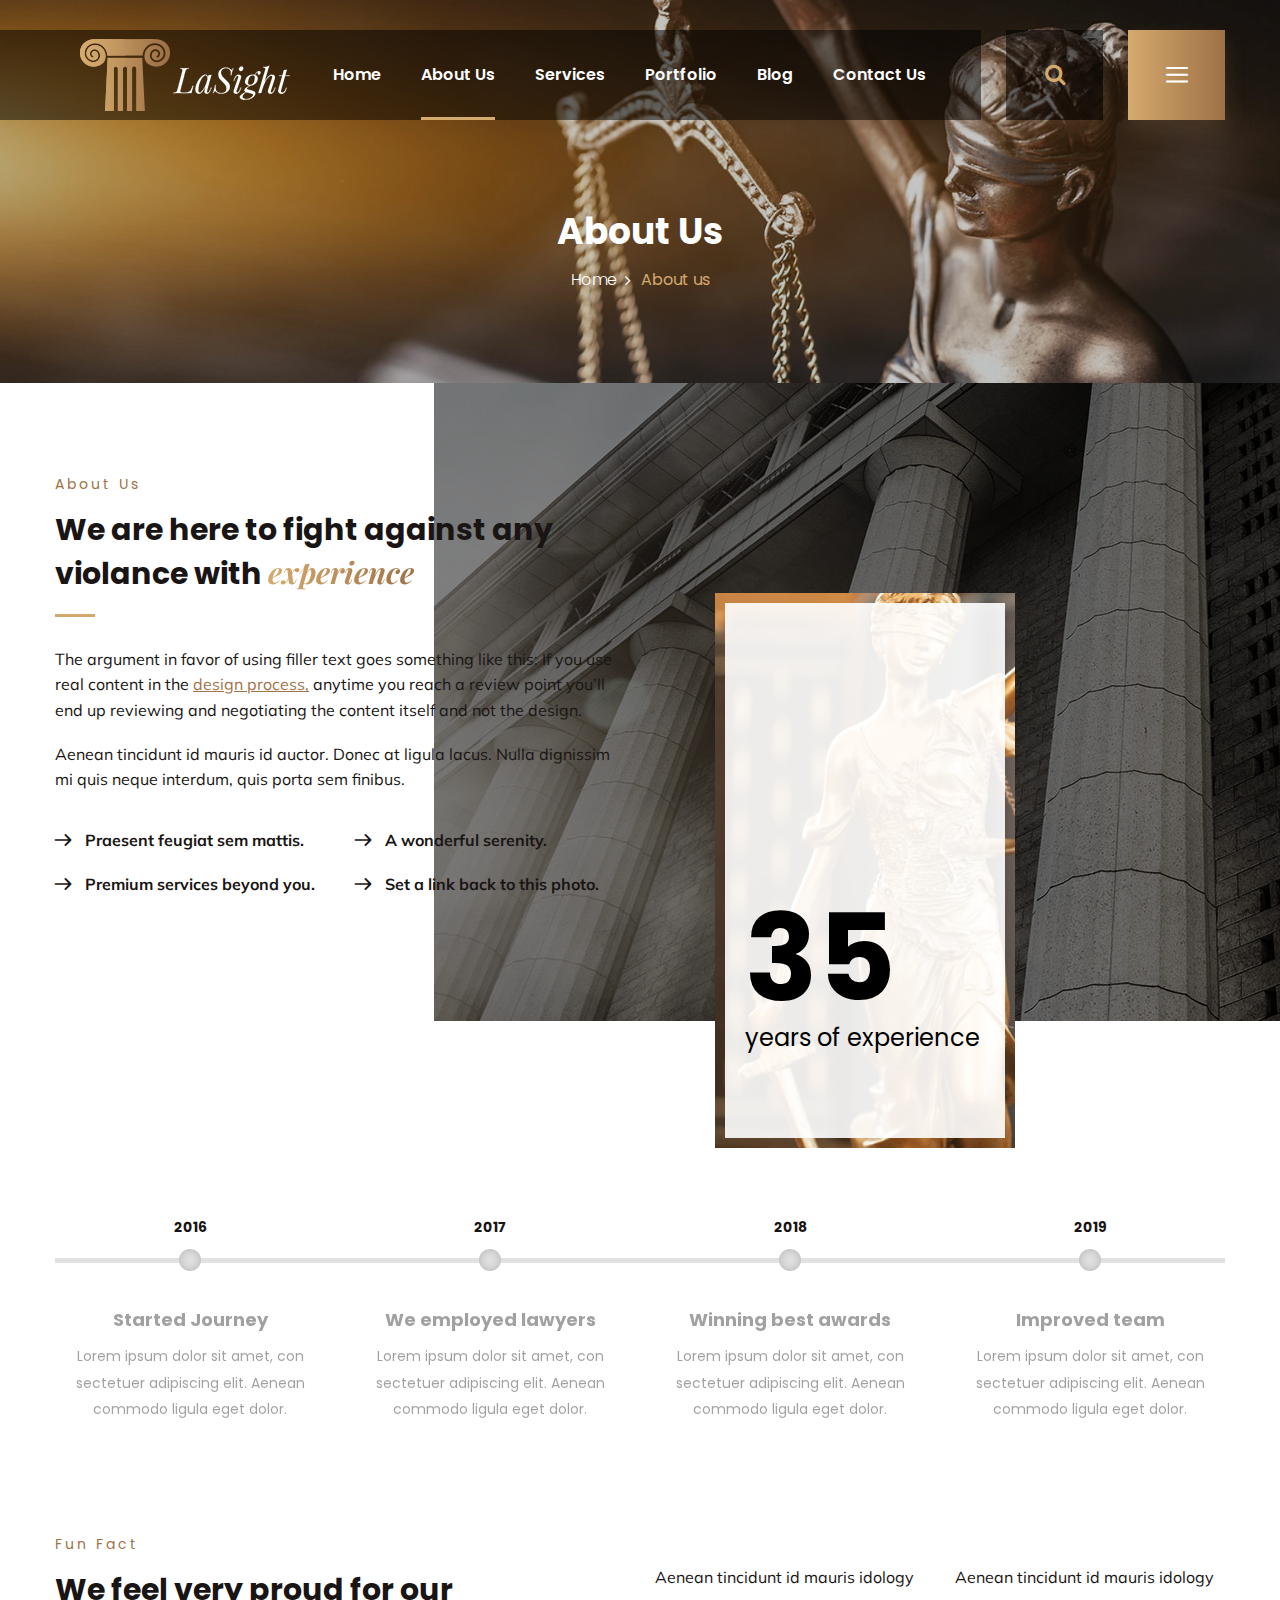
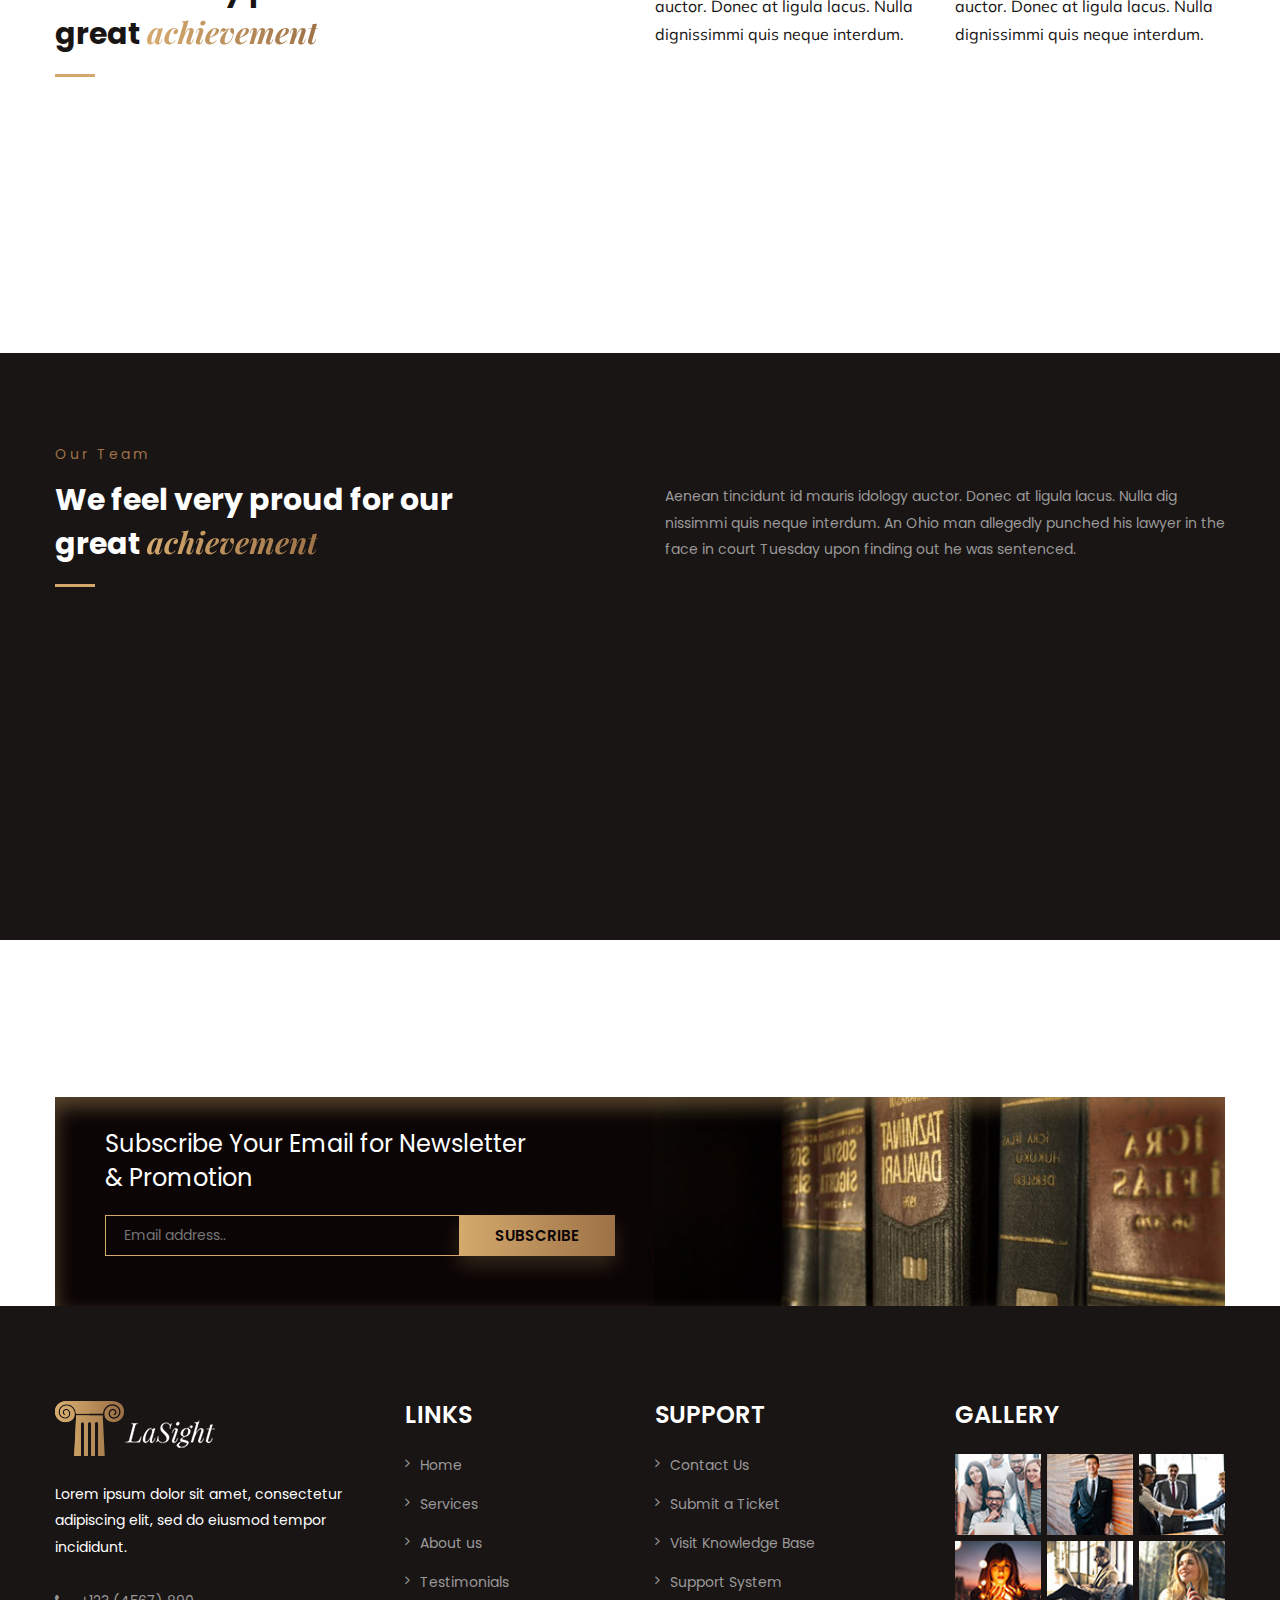
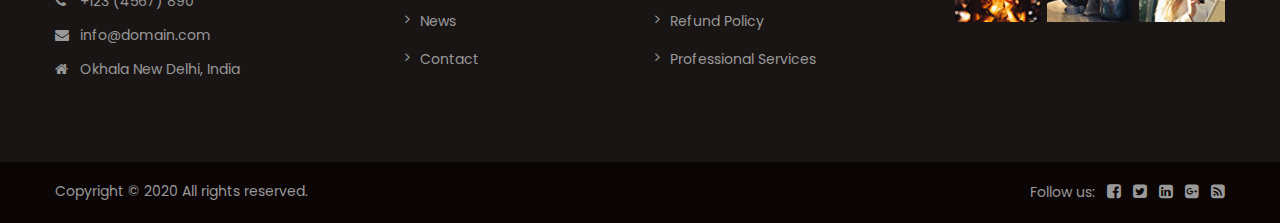
<file: about.html>
<!DOCTYPE html>
<html>
<head>
<meta charset="utf-8">
<meta name="description" content="Law Lawyer Law Office - Law  HTML Template">
<meta name="keywords" content="advocate, attorney, attorney website, attorneys, barrister, business, corporate, law, law firm, law office, lawyer, lawyer theme, legal blog, legal services, notary">
<meta name="author" content="">
<title>LaSight Law HTML Template | About Us</title>
<!-- Stylesheets -->
<link href="css/bootstrap.css" rel="stylesheet">
<link href="css/main.css" rel="stylesheet">
<link href="css/font-awesome.css" rel="stylesheet">
<link href="css/flaticon.css" rel="stylesheet">
<link href="css/animate.css" rel="stylesheet">
<link href="css/owl.css" rel="stylesheet">
<link href="css/jquery-ui.css" rel="stylesheet">
<link href="css/animation.css" rel="stylesheet">
<link href="css/jquery.fancybox.min.css" rel="stylesheet">
<link href="css/jquery.mCustomScrollbar.min.css" rel="stylesheet">
<link href="css/responsive.css" rel="stylesheet">
<link rel="shortcut icon" href="images/favicon.png" type="image/x-icon">
<link rel="icon" href="images/favicon.png" type="image/x-icon">
<meta http-equiv="X-UA-Compatible" content="IE=edge">
<meta name="viewport" content="width=device-width, initial-scale=1.0, maximum-scale=1.0, user-scalable=0">

</head>

<body>

<div class="page-wrapper">
 	
    <!-- Preloader -->
    <div class="preloader"></div>
 	
    <!-- Main Header-->
    <header class="main-header">
    	
		<!--Header-Upper-->
		<div class="header-upper">
		<div class="container">
		<div class="clearfix">

		<div class="pull-left logo-box">
		<div class="logo"><a href="index.html"><img src="images/logo.png" alt="" title=""></a></div>
		</div>

		<div class="nav-outer clearfix">

		<!-- Main Menu -->
		<nav class="main-menu navbar-expand-md">
		<div class="navbar-header">
		<button class="navbar-toggler" type="button" data-toggle="collapse" data-target="#navbarSupportedContent" aria-controls="navbarSupportedContent" aria-expanded="false" aria-label="Toggle navigation">
		<span class="icon-bar"></span>
		<span class="icon-bar"></span>
		<span class="icon-bar"></span>
		</button>
		</div>

		<div class="navbar-collapse collapse clearfix" id="navbarSupportedContent">
		<ul class="navigation clearfix">
		<li class="dropdown"><a href="#">Home</a>
		<ul>
		<li><a href="index.html">Home Page 01</a></li>
		<li><a href="index-2.html">Home Page 02</a></li>
		</ul>
		</li>
		<li class="current dropdown"><a href="#">About Us</a>
		<ul>
		<li><a href="about.html">About Us</a></li>
		<li><a href="testimonial.html">Testimonial</a></li>
		</ul>
		</li>
		<li class="dropdown"><a href="#">Services</a>
		<ul>
		<li><a href="services.html">Services</a></li>
		<li><a href="services-detail.html">Services Detail</a></li>
		</ul>
		</li>
		<li class="dropdown"><a href="#">Portfolio</a>
		<ul>
		<li><a href="portfolio-2-column.html">Portfolio Two Column</a></li>
		<li><a href="portfolio-masonry.html">Portfolio Masonry</a></li>
		<li><a href="portfolio-single.html">Portfolio Single</a></li>
		</ul>
		</li>
		<li class="dropdown"><a href="#">Blog</a>
		<ul>
		<li><a href="blog-list.html">Blog List</a></li>
		<li><a href="blog-single.html">Blog Single</a></li>
		</ul>
		</li>
		<li><a href="contact.html">Contact us</a></li>
		</ul>
		</div>

		</nav>

		<div class="outer-box">

		<!--Search Box-->
		<div class="search-box-outer">
		<div class="dropdown">
		<button class="search-box-btn dropdown-toggle" type="button" id="dropdownMenu1" data-toggle="dropdown" aria-haspopup="true" aria-expanded="false"><span class="fa fa-search"></span></button>
		<ul class="dropdown-menu pull-right search-panel" aria-labelledby="dropdownMenu1">
		<li class="panel-outer">
		<div class="form-container">
		<form method="post" action="">
		<div class="form-group">
		<input type="search" name="field-name" value="" placeholder="Search Here" required>
		<button type="submit" class="search-btn"><span class="fa fa-search"></span></button>
		</div>
		</form>
		</div>
		</li>
		</ul>
		</div>
		</div>

		<!--Nav Toggler-->
		<div class="nav-toggler"><div class="nav-btn hidden-bar-opener"><span class="flaticon-menu"></span></div></div>
		</div>

		</div>

		</div>
		</div>
		</div>
		<!--End Header Upper-->

		<!--Sticky Header-->
		<div class="sticky-header">
		<div class="container clearfix">
		<!--Logo-->
		<div class="logo pull-left">
		<a href="index.html" class="img-responsive"><img src="images/logo-small.png" alt="" title=""></a>
		</div>

		<!--Right Col-->
		<div class="right-col pull-right">
		<!-- Main Menu -->
		<nav class="main-menu navbar-expand-md">
		<button class="navbar-toggler" type="button" data-toggle="collapse" data-target="#navbarSupportedContent1" aria-controls="navbarSupportedContent1" aria-expanded="false" aria-label="Toggle navigation">
		<span class="icon-bar"></span>
		<span class="icon-bar"></span>
		<span class="icon-bar"></span>
		</button>

		<div class="navbar-collapse collapse clearfix" id="navbarSupportedContent1">
		<ul class="navigation clearfix">
		<li class="dropdown"><a href="#">Home</a>
		<ul>
		<li><a href="index.html">Home Page 01</a></li>
		<li><a href="index-2.html">Home Page 02</a></li>
		</ul>
		</li>
		<li class="current dropdown"><a href="#">About Us</a>
		<ul>
		<li><a href="about.html">About Us</a></li>
		<li><a href="testimonial.html">Testimonial</a></li>
		</ul>
		</li>
		<li class="dropdown"><a href="#">Services</a>
		<ul>
		<li><a href="services.html">Services</a></li>
		<li><a href="services-detail.html">Services Detail</a></li>
		</ul>
		</li>
		<li class="dropdown"><a href="#">Portfolio</a>
		<ul>
		<li><a href="portfolio-2-column.html">Portfolio Two Column</a></li>
		<li><a href="portfolio-masonry.html">Portfolio Masonry</a></li>
		<li><a href="portfolio-single.html">Portfolio Single</a></li>
		</ul>
		</li>
		<li class="dropdown"><a href="#">Blog</a>
		<ul>
		<li><a href="blog-list.html">Blog List</a></li>
		<li><a href="blog-single.html">Blog Single</a></li>
		</ul>
		</li>
		<li><a href="contact.html">Contact us</a></li>
		</ul>
		</div>
		</nav><!-- Main Menu End-->
		</div>

		</div>
		</div>
		<!--End Sticky Header-->
		
    </header>
    <!--End Main Header -->
	
	<!--Form Back Drop-->
    <div class="form-back-drop"></div>
	
    <!-- Hidden Navigation Bar -->
	<section class="hidden-bar right-align">
		<div class="hidden-bar-closer">
		<button><span class="fa fa-remove"></span></button>
		</div>
		<!-- Hidden Bar Wrapper -->
		<div class="hidden-bar-wrapper">
		<div class="inner-box">
		<div class="logo">
		<a href="index.html"><img src="images/sidebar-logo.png" alt="" /></a>
		</div>
		<div class="text">Lorem ipsum, or lipsum as it is sometimes the known, is dummy text used in laying out print, graphic or web designs. The passage</div>
		<!-- List Style Four -->
		<ul class="list-style-four">
		<li><span class="icon flaticon-house"></span> <strong>Okhala</strong>New Delhi, India</li>
		<li><span class="icon flaticon-phone-call"></span> <strong>Call us!</strong>+91 1234567899</li>
		<li><span class="icon flaticon-talk"></span><strong>Mail address</strong>info@domain.com</li>
		</ul>
		<div class="lower-box">
		<!-- Social Icons -->
		<ul class="social-icons">
		<li class="facebook"><a href="#"><span class="fa fa-facebook"></span></a></li>
		<li class="twitter"><a href="#"><span class="fa fa-twitter"></span></a></li>
		<li class="pinterest"><a href="#"><span class="fa fa-pinterest-p"></span></a></li>
		<li class="vimeo"><a href="#"><span class="fa fa-vimeo"></span></a></li>
		</ul>
		<a href="#" class="theme-btn buy-btn"> LaSight today!</a>
		</div>
		</div>
		</div><!-- / Hidden Bar Wrapper -->
	</section>
	<!-- End / Hidden Bar -->
	
	<!--Page Title-->
    <section class="page-title" style="background-image:url(images/background/4.jpg)">
    	<div class="container">
			<div class="content">
				<h1>About Us</h1>
				<ul class="page-breadcrumb">
					<li><a href="index.html">Home</a></li>
					<li>About us</li>
				</ul>
			</div>
        </div>
    </section>
    <!--End Page Title-->
	
	<!-- About Section -->
	<section class="about-section">
		<!-- Image Layer -->
		<div class="image-layer" style="background-image:url(images/resource/about-1.jpg)"></div>
		<div class="container">
			<div class="row clearfix">
				
				<!-- Content Column -->
				<div class="content-column col-lg-6 col-md-12 col-sm-12">
					<div class="inner-column">
						
						<!-- Sec Title -->
						<div class="section-title">
							<div class="title">about us</div>
							<h3>We are here to fight against any violance with <span>experience</span></h3>
						</div>
						
						<div class="text">
							<p>The argument in favor of using filler text goes something like this: If you use real content in the <span>design process,</span> anytime you reach a review point you’ll end up reviewing and negotiating the content itself and not the design.</p>
							<p>Aenean tincidunt id mauris id auctor. Donec at ligula lacus. Nulla dignissim mi quis neque interdum, quis porta sem finibus.</p>
						</div>
						<div class="row clearfix">
							<div class="column col-lg-6 col-md-6 col-sm-12">
								<ul class="list-style-one">
									<li>Praesent feugiat sem mattis.</li>
								</ul>
							</div>
							<div class="column col-lg-6 col-md-6 col-sm-12">
								<ul class="list-style-one">
									<li>A wonderful serenity.</li>
								</ul>
							</div>
							<div class="column col-lg-6 col-md-6 col-sm-12">
								<ul class="list-style-one">
									<li>Premium services beyond you.</li>
								</ul>
							</div>
							<div class="column col-lg-6 col-md-6 col-sm-12">
								<ul class="list-style-one">
									<li>Set a link back to this photo.</li>
								</ul>
							</div>
						</div>
						
					</div>
				</div>
				
				<!-- Image Column -->
				<div class="image-column col-lg-6 col-md-8 col-sm-12">
					<div class="inner-column wow fadeInRight" data-wow-delay="0ms" data-wow-duration="1500ms">
						<div class="image">
							<img src="images/resource/about-2.jpg" alt=""/>
							<div class="overlay-box">
								<div class="overlay-inner">
									<div class="content">
										<h2>35 <span>years of experience</span></h2>
									</div>
								</div>
							</div>
						</div>
					</div>
				</div>

				
			</div>
		</div>
	</section>
	<!-- End About Section -->
	
	<!-- Feature Section Two -->
	<section class="feature-section-two">
		<div class="container">
			<div class="inner-container">
				<div class="row clearfix">
					
					<!-- Feature Block Two -->
					<div class="feature-block-two col-lg-3 col-md-6 col-sm-12">
						<div class="fill-line"></div>
						<div class="inner-box">
							<div class="year">2016</div>
							<h3>Started Journey</h3>
							<div class="text">Lorem ipsum dolor sit amet, con sectetuer adipiscing elit. Aenean commodo ligula eget dolor.</div>
						</div>
					</div>
					
					<!-- Feature Block Two -->
					<div class="feature-block-two col-lg-3 col-md-6 col-sm-12">
						<div class="fill-line"></div>
						<div class="inner-box">
							<div class="year">2017</div>
							<h3>We employed lawyers</h3>
							<div class="text">Lorem ipsum dolor sit amet, con sectetuer adipiscing elit. Aenean commodo ligula eget dolor.</div>
						</div>
					</div>
					
					<!-- Feature Block Two -->
					<div class="feature-block-two col-lg-3 col-md-6 col-sm-12">
						<div class="fill-line"></div>
						<div class="inner-box">
							<div class="year">2018</div>
							<h3>Winning best awards</h3>
							<div class="text">Lorem ipsum dolor sit amet, con sectetuer adipiscing elit. Aenean commodo ligula eget dolor.</div>
						</div>
					</div>
					
					<!-- Feature Block Two -->
					<div class="feature-block-two col-lg-3 col-md-6 col-sm-12">
						<div class="fill-line"></div>
						<div class="inner-box">
							<div class="year">2019</div>
							<h3>Improved team</h3>
							<div class="text">Lorem ipsum dolor sit amet, con sectetuer adipiscing elit. Aenean commodo ligula eget dolor.</div>
						</div>
					</div>
				
				</div>
			</div>
		</div>
	</section>
	<!-- End Feature Section Two -->
	
	<!-- Counter Section -->
	<section class="counter-section style-two">
		<div class="container">
			<!-- Title Box -->
			<div class="title-box">
				<div class="section-title">
					<div class="row clearfix">
						<div class="column col-lg-6 col-md-12 col-sm-12">
							<div class="title">Fun fact</div>
							<h3>We feel very proud for our <br> great <span>achievement</span></h3>
						</div>
						<div class="column col-lg-6 col-md-12 col-sm-12">
							<div class="row clearfix">
								
								<div class="col-lg-6 col-md-6 col-sm-12">
									<p>Aenean tincidunt id mauris idology auctor. Donec at ligula lacus. Nulla dignissimmi quis neque interdum.</p>
								</div>
								
								<div class="col-lg-6 col-md-6 col-sm-12">
									<p>Aenean tincidunt id mauris idology auctor. Donec at ligula lacus. Nulla dignissimmi quis neque interdum.</p>
								</div>
								
							</div>
						</div>
					</div>
				</div>
			</div>
			
			<!-- Fact Counter -->
			<div class="fact-counter">
				<div class="row clearfix">
				
					<!--Column-->
					<div class="column counter-column col-lg-3 col-md-6 col-sm-12">
						<div class="inner wow fadeInLeft" data-wow-delay="0ms" data-wow-duration="1500ms">
							<div class="count-outer count-box">
								<span class="count-text" data-speed="3000ms" data-stop="1825">0</span>+
								<div class="counter-title">Completed works</div>
							</div>
						</div>
					</div>
			
					<!--Column-->
					<div class="column counter-column col-lg-3 col-md-6 col-sm-12">
						<div class="inner wow fadeInLeft" data-wow-delay="0ms" data-wow-duration="1500ms">
							<div class="count-outer count-box">
								<span class="count-text" data-speed="2000" data-stop="532">0</span>+
								<div class="counter-title">Satisfied clients</div>
							</div>
						</div>
					</div>
			
					<!--Column-->
					<div class="column counter-column col-lg-3 col-md-6 col-sm-12">
						<div class="inner wow fadeInLeft" data-wow-delay="600ms" data-wow-duration="1500ms">
							<div class="count-outer count-box">
								<span class="count-text" data-speed="2000" data-stop="69">0</span>+
								<div class="counter-title">Winning awards</div>
							</div>
						</div>
					</div>
			
					<!--Column-->
					<div class="column counter-column col-lg-3 col-md-6 col-sm-12">
						<div class="inner wow fadeInLeft" data-wow-delay="900ms" data-wow-duration="1500ms">
							<div class="count-outer count-box">
								<span class="count-text" data-speed="1500" data-stop="32">0</span>+
								<div class="counter-title">Team members</div>
							</div>
						</div>
					</div>
					
				</div>
			</div>
			
		</div>
	</section>
	
	<!-- Team Section -->
	<section class="team-section">
		<div class="container">
		
			<!-- Sec Title -->
			<div class="section-title light">
				<div class="clearfix">
					<div class="pull-left">
						<div class="title">Our Team</div>
						<h3>We feel very proud for our <br> great <span>achievement</span></h3>
					</div>
					<div class="pull-right">
						<div class="text">Aenean tincidunt id mauris idology auctor. Donec at ligula lacus. Nulla dig nissimmi quis neque interdum. An Ohio man allegedly punched his lawyer in the face in court Tuesday upon finding out he was sentenced.</div>
					</div>
				</div>
			</div>
			
			<div class="clearfix">
				
				<!-- Team Block -->
				<div class="team-block col-lg-3 col-md-6 col-sm-12">
					<div class="inner-box wow fadeInUp" data-wow-delay="0ms" data-wow-duration="1500ms">
						<div class="image">
							<a href="#"><img src="images/resource/team-1.jpg" alt="" /></a>
						</div>
						<div class="lower-content">
							<h3><a href="#">Jonson Leo</a></h3>
							<div class="designation">Civil Lawyer</div>
							<div class="overlay-box">
								<div class="overlay-content">
									<div class="title">Contact info</div>
									<ul class="social-icons">
										<li><a href="#"><span class="fa fa-facebook"></span></a></li>
										<li><a href="#"><span class="fa fa-twitter"></span></a></li>
										<li><a href="#"><span class="fa fa-pinterest-p"></span></a></li>
										<li><a href="#"><span class="fa fa-vimeo"></span></a></li>
									</ul>
								</div>
							</div>
						</div>
					</div>
				</div>
				
				<!-- Team Block -->
				<div class="team-block col-lg-3 col-md-6 col-sm-12">
					<div class="inner-box wow fadeInUp" data-wow-delay="300ms" data-wow-duration="1500ms">
						<div class="image">
							<a href="#"><img src="images/resource/team-2.jpg" alt="" /></a>
						</div>
						<div class="lower-content">
							<h3><a href="#">Malina Leo</a></h3>
							<div class="designation">Terror Lawyer</div>
							<div class="overlay-box">
								<div class="overlay-content">
									<div class="title">Contact info</div>
									<ul class="social-icons">
										<li><a href="#"><span class="fa fa-facebook"></span></a></li>
										<li><a href="#"><span class="fa fa-twitter"></span></a></li>
										<li><a href="#"><span class="fa fa-pinterest-p"></span></a></li>
										<li><a href="#"><span class="fa fa-vimeo"></span></a></li>
									</ul>
								</div>
							</div>
						</div>
					</div>
				</div>
				
				<!-- Team Block -->
				<div class="team-block col-lg-3 col-md-6 col-sm-12">
					<div class="inner-box wow fadeInUp" data-wow-delay="600ms" data-wow-duration="1500ms">
						<div class="image">
							<a href="#"><img src="images/resource/team-3.jpg" alt="" /></a>
						</div>
						<div class="lower-content">
							<h3><a href="#">Neobir Fro</a></h3>
							<div class="designation">Civil Lawyer</div>
							<div class="overlay-box">
								<div class="overlay-content">
									<div class="title">Contact info</div>
									<ul class="social-icons">
										<li><a href="#"><span class="fa fa-facebook"></span></a></li>
										<li><a href="#"><span class="fa fa-twitter"></span></a></li>
										<li><a href="#"><span class="fa fa-pinterest-p"></span></a></li>
										<li><a href="#"><span class="fa fa-vimeo"></span></a></li>
									</ul>
								</div>
							</div>
						</div>
					</div>
				</div>
				
				<!-- Team Block -->
				<div class="team-block col-lg-3 col-md-6 col-sm-12">
					<div class="inner-box wow fadeInUp" data-wow-delay="900ms" data-wow-duration="1500ms">
						<div class="image">
							<a href="#"><img src="images/resource/team-4.jpg" alt="" /></a>
						</div>
						<div class="lower-content">
							<h3><a href="#">Neobir Fro</a></h3>
							<div class="designation">Criminal Lawyer</div>
							<div class="overlay-box">
								<div class="overlay-content">
									<div class="title">Contact info</div>
									<ul class="social-icons">
										<li><a href="#"><span class="fa fa-facebook"></span></a></li>
										<li><a href="#"><span class="fa fa-twitter"></span></a></li>
										<li><a href="#"><span class="fa fa-pinterest-p"></span></a></li>
										<li><a href="#"><span class="fa fa-vimeo"></span></a></li>
									</ul>
								</div>
							</div>
						</div>
					</div>
				</div>
				
			</div>
			
		</div>
	</section>
	<!-- End Team Section -->
	
	<!-- Subscribe Section -->
	<section class="subscribe-section">
		<div class="container">
			<div class="inner-container" style="background-image: url(images/background/3.jpg)">
				<h2>Subscribe Your Email for Newsletter <br> & Promotion</h2>
				<!-- Subscribe Form -->
				<div class="subscribe-form">
					<form method="post" action="">
						<div class="form-group">
							<input type="email" name="email" value="" placeholder="Email address.." required>
							<button type="submit" class="theme-btn subscribe-btn">Subscribe</button>
						</div>
					</form>
				</div>
			</div>
		</div>
	</section>
	<!-- End Subscribe Section -->
	
	<!--Main Footer-->
    <footer class="main-footer">
    	<div class="container">
        	<!--Widgets Section-->
            <div class="widgets-section">
            	<div class="row clearfix">
                	
                    <!--Column-->
                    <div class="big-column col-lg-6 col-md-12 col-sm-12">
						<div class="row clearfix">
						
                        	<!--Footer Column-->
                            <div class="footer-column col-lg-7 col-md-6 col-sm-12">
                                <div class="footer-widget logo-widget">
									<div class="logo">
										<a href="index.html"><img src="images/footer-logo.png" alt="" /></a>
									</div>
									<div class="text">Lorem ipsum dolor sit amet, consectetur adipiscing elit, sed do eiusmod tempor incididunt.</div>
									<ul class="list-style-three">
										<li><span class="icon fa fa-phone"></span> +123 (4567) 890</li>
										<li><span class="icon fa fa-envelope"></span> info@domain.com</li>
										<li><span class="icon fa fa-home"></span>Okhala New Delhi, India</li>
									</ul>
								</div>
							</div>
							
							<!--Footer Column-->
                            <div class="footer-column col-lg-5 col-md-6 col-sm-12">
                                <div class="footer-widget links-widget">
									<h4>Links</h4>
									<ul class="list-link">
										<li><a href="#">Home</a></li>
										<li><a href="#">Services</a></li>
										<li><a href="#">About us</a></li>
										<li><a href="#">Testimonials</a></li>
										<li><a href="#">News</a></li>
										<li><a href="#">Contact</a></li>
									</ul>
								</div>
							</div>

						</div>
					</div>
					
					<!--Column-->
                    <div class="big-column col-lg-6 col-md-12 col-sm-12">
						<div class="row clearfix">
						
                        	<!--Footer Column-->
                            <div class="footer-column col-lg-6 col-md-6 col-sm-12">
                                <div class="footer-widget links-widget">
									<h4>Support</h4>
									<ul class="list-link">
										<li><a href="#">Contact Us</a></li>
										<li><a href="#">Submit a Ticket</a></li>
										<li><a href="#">Visit Knowledge Base</a></li>
										<li><a href="#">Support System</a></li>
										<li><a href="#">Refund Policy</a></li>
										<li><a href="#">Professional Services</a></li>
									</ul>
								</div>
							</div>
							
							<!--Footer Column-->
                            <div class="footer-column col-lg-6 col-md-6 col-sm-12">
                                <div class="footer-widget gallery-widget">
									<h4>Gallery</h4>
									<div class="widget-content">
										<div class="images-outer clearfix">
											<!--Image Box-->
											<figure class="image-box"><a href="images/gallery/1.jpg" class="lightbox-image" data-fancybox="footer-gallery" title="Image Title Here" data-fancybox-group="footer-gallery"><img src="images/gallery/footer-gallery-thumb-1.jpg" alt=""></a></figure>
											<!--Image Box-->
											<figure class="image-box"><a href="images/gallery/2.jpg" class="lightbox-image" data-fancybox="footer-gallery" title="Image Title Here" data-fancybox-group="footer-gallery"><img src="images/gallery/footer-gallery-thumb-2.jpg" alt=""></a></figure>
											<!--Image Box-->
											<figure class="image-box"><a href="images/gallery/3.jpg" class="lightbox-image" data-fancybox="footer-gallery" title="Image Title Here" data-fancybox-group="footer-gallery"><img src="images/gallery/footer-gallery-thumb-3.jpg" alt=""></a></figure>
											<!--Image Box-->
											<figure class="image-box"><a href="images/gallery/4.jpg" class="lightbox-image" data-fancybox="footer-gallery" title="Image Title Here" data-fancybox-group="footer-gallery"><img src="images/gallery/footer-gallery-thumb-4.jpg" alt=""></a></figure>
											<!--Image Box-->
											<figure class="image-box"><a href="images/gallery/5.jpg" class="lightbox-image" data-fancybox="footer-gallery" title="Image Title Here" data-fancybox-group="footer-gallery"><img src="images/gallery/footer-gallery-thumb-5.jpg" alt=""></a></figure>
											<!--Image Box-->
											<figure class="image-box"><a href="images/gallery/6.jpg" class="lightbox-image" data-fancybox="footer-gallery" title="Image Title Here" data-fancybox-group="footer-gallery"><img src="images/gallery/footer-gallery-thumb-6.jpg" alt=""></a></figure>
										</div>
									</div>
								</div>
							</div>
							
						</div>
					</div>
					
				</div>
			</div>
		</div>
		<!-- Footer Bottom -->
		<div class="footer-bottom">
			<div class="container">
				<div class="row clearfix">
					
					<!-- Copyright Column -->
					<div class="copyright-column col-lg-6 col-md-6 col-sm-12">
						<div class="copyright">Copyright &copy; 2020 All rights reserved. </div>
					</div>
					
					<!-- Social Column -->
					<div class="social-column col-lg-6 col-md-6 col-sm-12">
						<ul>
							<li class="follow">Follow us: </li>
							<li><a href="#"><span class="fa fa-facebook-square"></span></a></li>
							<li><a href="#"><span class="fa fa-twitter-square"></span></a></li>
							<li><a href="#"><span class="fa fa-linkedin-square"></span></a></li>
							<li><a href="#"><span class="fa fa-google-plus-square"></span></a></li>
							<li><a href="#"><span class="fa fa-rss-square"></span></a></li>
						</ul>
					</div>
					
				</div>
			</div>
		</div>
	</footer>
	
</div>
<!--End pagewrapper-->
<!--Scroll to top-->
<div class="scroll-to-top scroll-to-target" data-target="html"><span class="fa fa-arrow-circle-up"></span></div>

<script src="js/jquery.js"></script>
<script src="js/popper.min.js"></script>
<script src="js/bootstrap.min.js"></script>
<script src="js/jquery.mCustomScrollbar.concat.min.js"></script>
<script src="js/jquery.fancybox.js"></script>
<script src="js/appear.js"></script>
<script src="js/owl.js"></script>
<script src="js/wow.js"></script>
<script src="js/jquery-ui.js"></script>
<script src="js/script.js"></script>

</body>
</html>
</file>
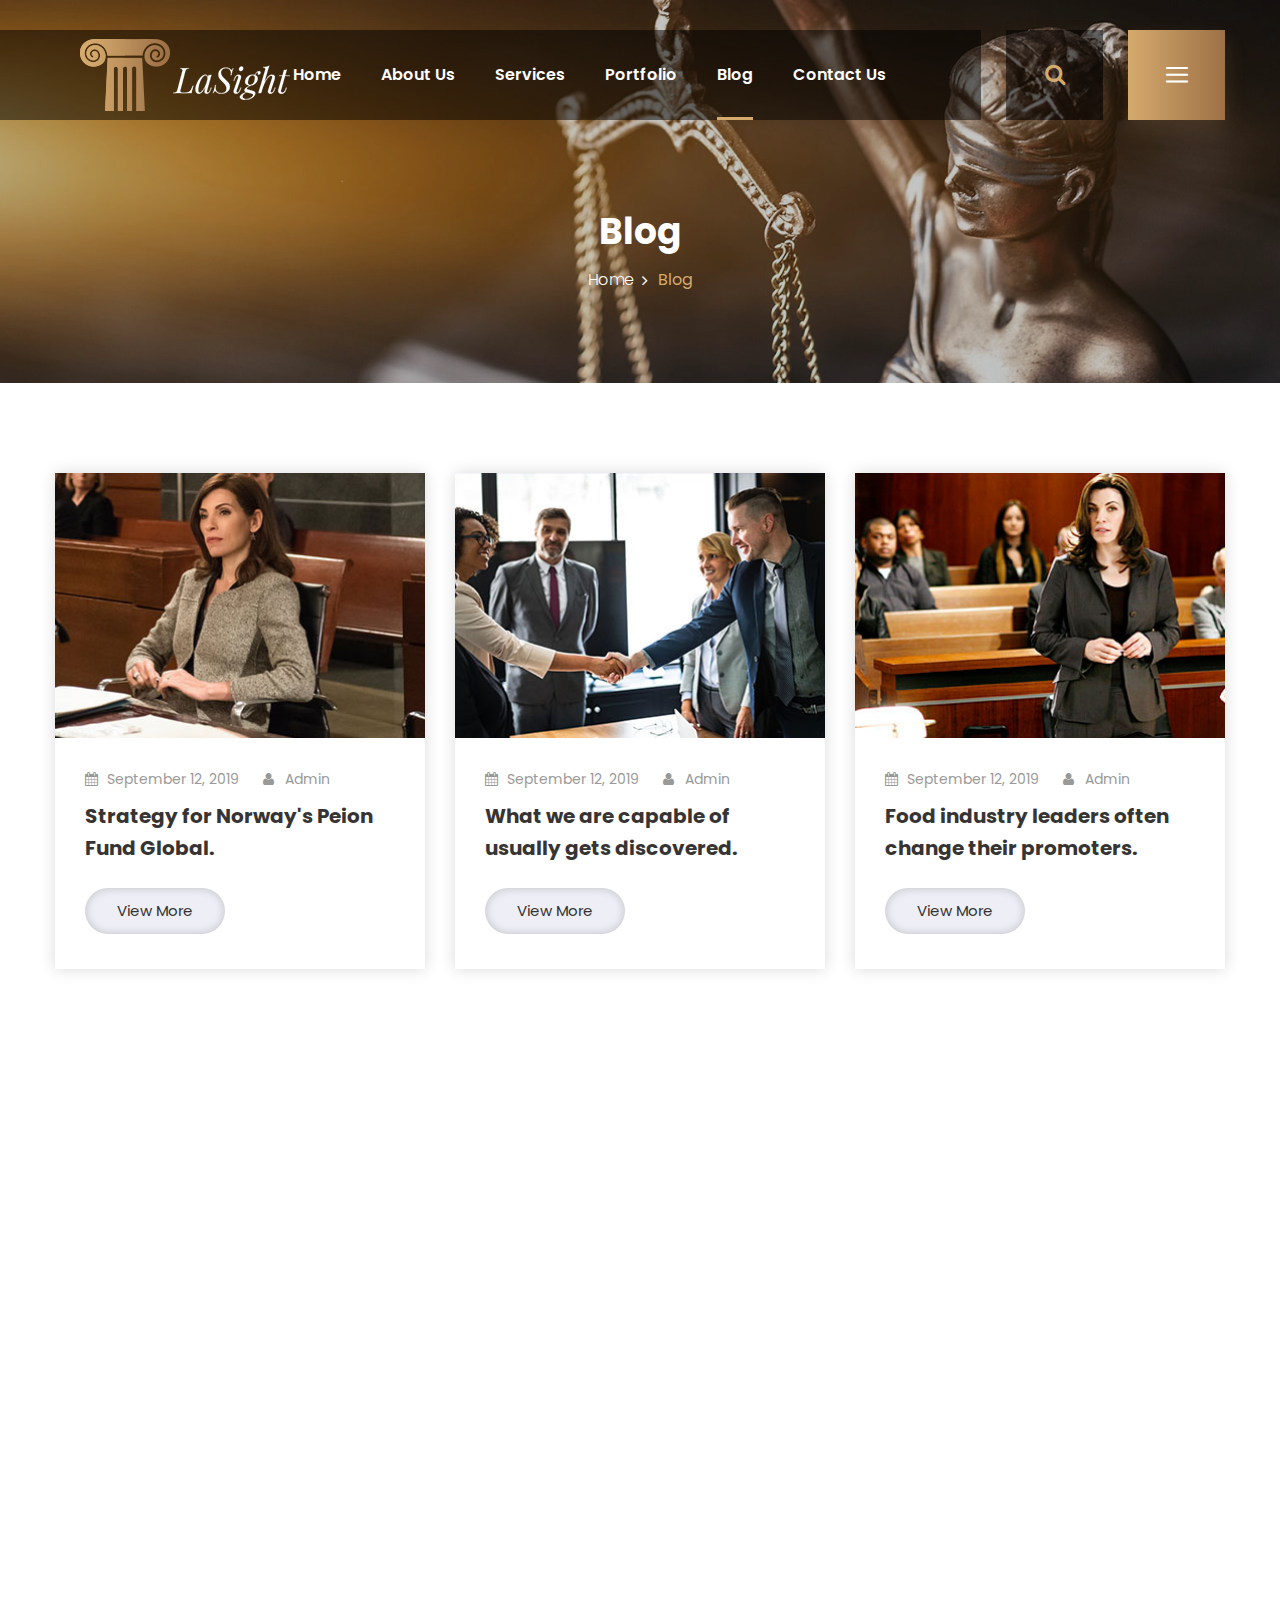
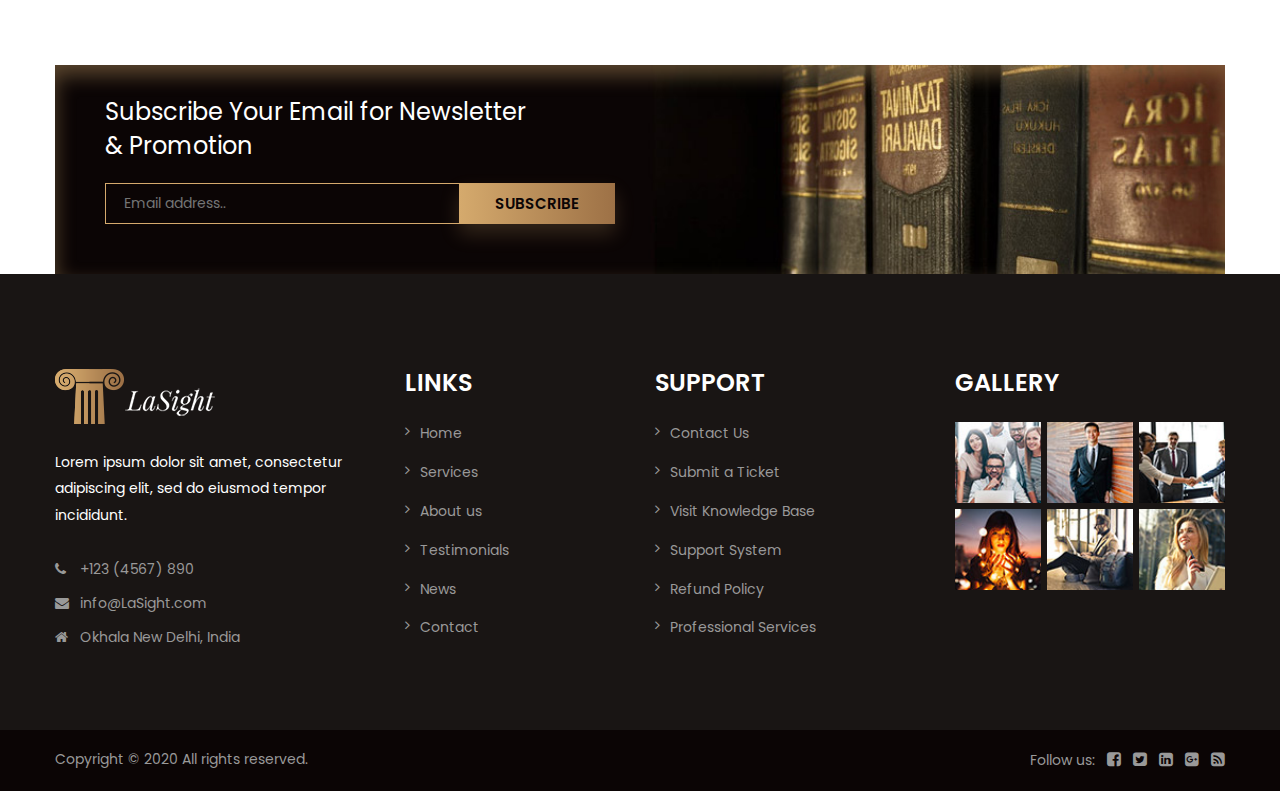
<file: blog-list.html>
<!DOCTYPE html>
<html>
<head>
<meta charset="utf-8">
<meta name="description" content="Law Lawyer Law Office - Law  HTML Template">
<meta name="keywords" content="advocate, attorney, attorney website, attorneys, barrister, business, corporate, law, law firm, law office, lawyer, lawyer theme, legal blog, legal services, notary">
<meta name="author" content="">
<title>LaSight Law HTML Template | Blog List</title>
<!-- Stylesheets -->
<link href="css/bootstrap.css" rel="stylesheet">
<link href="css/main.css" rel="stylesheet">
<link href="css/font-awesome.css" rel="stylesheet">
<link href="css/flaticon.css" rel="stylesheet">
<link href="css/animate.css" rel="stylesheet">
<link href="css/owl.css" rel="stylesheet">
<link href="css/jquery-ui.css" rel="stylesheet">
<link href="css/animation.css" rel="stylesheet">
<link href="css/jquery.fancybox.min.css" rel="stylesheet">
<link href="css/jquery.mCustomScrollbar.min.css" rel="stylesheet">
<link href="css/responsive.css" rel="stylesheet">
<link rel="shortcut icon" href="images/favicon.png" type="image/x-icon">
<link rel="icon" href="images/favicon.png" type="image/x-icon">
<meta http-equiv="X-UA-Compatible" content="IE=edge">
<meta name="viewport" content="width=device-width, initial-scale=1.0, maximum-scale=1.0, user-scalable=0">

</head>

<body>

<div class="page-wrapper">
 	
    <!-- Preloader -->
    <div class="preloader"></div>
 	
    <!-- Main Header-->
    <header class="main-header">
    	
		<!--Header-Upper-->
		<div class="header-upper">
		<div class="container">
		<div class="clearfix">

		<div class="pull-left logo-box">
		<div class="logo"><a href="index.html"><img src="images/logo.png" alt="" title=""></a></div>
		</div>

		<div class="nav-outer clearfix">

		<!-- Main Menu -->
		<nav class="main-menu navbar-expand-md">
		<div class="navbar-header">
		<button class="navbar-toggler" type="button" data-toggle="collapse" data-target="#navbarSupportedContent" aria-controls="navbarSupportedContent" aria-expanded="false" aria-label="Toggle navigation">
		<span class="icon-bar"></span>
		<span class="icon-bar"></span>
		<span class="icon-bar"></span>
		</button>
		</div>

		<div class="navbar-collapse collapse clearfix" id="navbarSupportedContent">
		<ul class="navigation clearfix">
		<li class="dropdown"><a href="#">Home</a>
		<ul>
		<li><a href="index.html">Home Page 01</a></li>
		<li><a href="index-2.html">Home Page 02</a></li>
		</ul>
		</li>
		<li class="dropdown"><a href="#">About Us</a>
		<ul>
		<li><a href="about.html">About Us</a></li>
		<li><a href="testimonial.html">Testimonial</a></li>
		</ul>
		</li>
		<li class="dropdown"><a href="#">Services</a>
		<ul>
		<li><a href="services.html">Services</a></li>
		<li><a href="services-detail.html">Services Detail</a></li>
		</ul>
		</li>
		<li></li>
		<li class="dropdown"><a href="#">Portfolio</a>
		<ul>
		<li><a href="portfolio-2-column.html">Portfolio Two Column</a></li>
		<li><a href="portfolio-masonry.html">Portfolio Masonry</a></li>
		<li><a href="portfolio-single.html">Portfolio Single</a></li>
		</ul>
		</li>
		<li class="current dropdown"><a href="#">Blog</a>
		<ul>
		<li><a href="blog-list.html">Blog List</a></li>
		<li><a href="blog-single.html">Blog Single</a></li>
		</ul>
		</li>
		<li><a href="contact.html">Contact us</a></li>
		</ul>
		</div>

		</nav>

		<div class="outer-box">

		<!--Search Box-->
		<div class="search-box-outer">
		<div class="dropdown">
		<button class="search-box-btn dropdown-toggle" type="button" id="dropdownMenu1" data-toggle="dropdown" aria-haspopup="true" aria-expanded="false"><span class="fa fa-search"></span></button>
		<ul class="dropdown-menu pull-right search-panel" aria-labelledby="dropdownMenu1">
		<li class="panel-outer">
		<div class="form-container">
		<form method="post" action="">
		<div class="form-group">
		<input type="search" name="field-name" value="" placeholder="Search Here" required>
		<button type="submit" class="search-btn"><span class="fa fa-search"></span></button>
		</div>
		</form>
		</div>
		</li>
		</ul>
		</div>
		</div>

		<!--Nav Toggler-->
		<div class="nav-toggler"><div class="nav-btn hidden-bar-opener"><span class="flaticon-menu"></span></div></div>
		</div>

		</div>

		</div>
		</div>
		</div>
		<!--End Header Upper-->

		<!--Sticky Header-->
		<div class="sticky-header">
		<div class="container clearfix">
		<!--Logo-->
		<div class="logo pull-left">
		<a href="index.html" class="img-responsive"><img src="images/logo-small.png" alt="" title=""></a>
		</div>

		<!--Right Col-->
		<div class="right-col pull-right">
		<!-- Main Menu -->
		<nav class="main-menu navbar-expand-md">
		<button class="navbar-toggler" type="button" data-toggle="collapse" data-target="#navbarSupportedContent1" aria-controls="navbarSupportedContent1" aria-expanded="false" aria-label="Toggle navigation">
		<span class="icon-bar"></span>
		<span class="icon-bar"></span>
		<span class="icon-bar"></span>
		</button>

		<div class="navbar-collapse collapse clearfix" id="navbarSupportedContent1">
		<ul class="navigation clearfix">
		<li class="dropdown"><a href="#">Home</a>
		<ul>
		<li><a href="index.html">Home Page 01</a></li>
		<li><a href="index-2.html">Home Page 02</a></li>
		</ul>
		</li>
		<li class="dropdown"><a href="#">About Us</a>
		<ul>
		<li><a href="about.html">About Us</a></li>
		<li><a href="testimonial.html">Testimonial</a></li>
		</ul>
		</li>
		<li class="dropdown"><a href="#">Services</a>
		<ul>
		<li><a href="services.html">Services</a></li>
		<li><a href="services-detail.html">Services Detail</a></li>
		</ul>
		</li>
		<li></li>
		<li class="dropdown"><a href="#">Portfolio</a>
		<ul>
		<li><a href="portfolio-2-column.html">Portfolio Two Column</a></li>
		<li><a href="portfolio-masonry.html">Portfolio Masonry</a></li>
		<li><a href="portfolio-single.html">Portfolio Single</a></li>
		</ul>
		</li>
		<li class="current dropdown"><a href="#">Blog</a>
		<ul>
		<li><a href="blog-list.html">Blog List</a></li>
		<li><a href="blog-single.html">Blog Single</a></li>
		</ul>
		</li>
		<li><a href="contact.html">Contact us</a></li>
		</ul>
		</div>
		</nav><!-- Main Menu End-->
		</div>

		</div>
		</div>
		<!--End Sticky Header-->
		
    </header>
    <!--End Main Header -->
	
	<!--Form Back Drop-->
    <div class="form-back-drop"></div>
	
    <!-- Hidden Navigation Bar -->
	<section class="hidden-bar right-align">
		<div class="hidden-bar-closer">
		<button><span class="fa fa-remove"></span></button>
		</div>
		<!-- Hidden Bar Wrapper -->
		<div class="hidden-bar-wrapper">
		<div class="inner-box">
		<div class="logo">
		<a href="index.html"><img src="images/sidebar-logo.png" alt="" /></a>
		</div>
		<div class="text">Lorem ipsum, or lipsum as it is sometimes the known, is dummy text used in laying out print, graphic or web designs. The passage</div>
		<!-- List Style Four -->
		<ul class="list-style-four">
		<li><span class="icon flaticon-house"></span> <strong>Okhala </strong>New Delhi, India</li>
		<li><span class="icon flaticon-phone-call"></span> <strong>Call us!</strong>124-3254-325</li>
		<li><span class="icon flaticon-talk"></span><strong>Mail address</strong>info@domain.com</li>
		</ul>
		<div class="lower-box">
		<!-- Social Icons -->
		<ul class="social-icons">
		<li class="facebook"><a href="#"><span class="fa fa-facebook"></span></a></li>
		<li class="twitter"><a href="#"><span class="fa fa-twitter"></span></a></li>
		<li class="pinterest"><a href="#"><span class="fa fa-pinterest-p"></span></a></li>
		<li class="vimeo"><a href="#"><span class="fa fa-vimeo"></span></a></li>
		</ul>
		<a href="#" class="theme-btn buy-btn"> LaSight today!</a>
		</div>
		</div>
		</div><!-- / Hidden Bar Wrapper -->
	</section>
	<!-- End / Hidden Bar -->
	
	<!--Page Title-->
    <section class="page-title" style="background-image:url(images/background/4.jpg)">
    	<div class="container">
			<div class="content">
				<h1>Blog</h1>
				<ul class="page-breadcrumb">
					<li><a href="index.html">Home</a></li>
					<li>Blog</li>
				</ul>
			</div>
        </div>
    </section>
    <!--End Page Title-->
	
	<!-- Blog Page Section -->
	<section class="blog-page-section">
		<div class="container">
			<div class="row clearfix">
				
				<!-- News Block -->
				<div class="news-block col-lg-4 col-md-6 col-sm-12">
					<div class="inner-box wow fadeInLeft" data-wow-delay="0ms" data-wow-duration="1500ms">
						<div class="image">
							<img src="images/resource/news-4.jpg" alt="" />
							<div class="overlay-box">
								<a href="images/resource/news-4.jpg" data-fancybox="news" data-caption="" class="plus flaticon-plus"></a>
							</div>
						</div>
						<div class="lower-content">
							<ul class="post-meta">
								<li><span class="fa fa-calendar"></span>September 12, 2019</li>
								<li><span class="fa fa-user"></span>Admin</li>
							</ul>
							<h5><a href="blog-single.html">Strategy for Norway's Peion Fund Global.</a></h5>
							<a href="blog-single.html" class="theme-btn btn-style-three">View more</a>
						</div>
					</div>
				</div>
				
				<!-- News Block -->
				<div class="news-block col-lg-4 col-md-6 col-sm-12">
					<div class="inner-box wow fadeInLeft" data-wow-delay="300ms" data-wow-duration="1500ms">
						<div class="image">
							<img src="images/resource/news-5.jpg" alt="" />
							<div class="overlay-box">
								<a href="images/resource/news-5.jpg" data-fancybox="news" data-caption="" class="plus flaticon-plus"></a>
							</div>
						</div>
						<div class="lower-content">
							<ul class="post-meta">
								<li><span class="fa fa-calendar"></span>September 12, 2019</li>
								<li><span class="fa fa-user"></span>Admin</li>
							</ul>
							<h5><a href="blog-single.html">What we are capable of usually gets discovered.</a></h5>
							<a href="blog-single.html" class="theme-btn btn-style-three">View more</a>
						</div>
					</div>
				</div>
				
				<!-- News Block -->
				<div class="news-block col-lg-4 col-md-6 col-sm-12">
					<div class="inner-box wow fadeInLeft" data-wow-delay="600ms" data-wow-duration="1500ms">
						<div class="image">
							<img src="images/resource/news-6.jpg" alt="" />
							<div class="overlay-box">
								<a href="images/resource/news-6.jpg" data-fancybox="news" data-caption="" class="plus flaticon-plus"></a>
							</div>
						</div>
						<div class="lower-content">
							<ul class="post-meta">
								<li><span class="fa fa-calendar"></span>September 12, 2019</li>
								<li><span class="fa fa-user"></span>Admin</li>
							</ul>
							<h5><a href="blog-single.html">Food industry leaders often change their promoters.</a></h5>
							<a href="blog-single.html" class="theme-btn btn-style-three">View more</a>
						</div>
					</div>
				</div>
				
				<!-- News Block -->
				<div class="news-block col-lg-4 col-md-6 col-sm-12">
					<div class="inner-box wow fadeInLeft" data-wow-delay="0ms" data-wow-duration="1500ms">
						<div class="image">
							<img src="images/resource/news-7.jpg" alt="" />
							<div class="overlay-box">
								<a href="images/resource/news-7.jpg" data-fancybox="news" data-caption="" class="plus flaticon-plus"></a>
							</div>
						</div>
						<div class="lower-content">
							<ul class="post-meta">
								<li><span class="fa fa-calendar"></span>September 12, 2019</li>
								<li><span class="fa fa-user"></span>Admin</li>
							</ul>
							<h5><a href="blog-single.html">DiGENOVA: Chief judge state ment blatantly political.</a></h5>
							<a href="blog-single.html" class="theme-btn btn-style-three">View more</a>
						</div>
					</div>
				</div>
				
				<!-- News Block -->
				<div class="news-block col-lg-4 col-md-6 col-sm-12">
					<div class="inner-box wow fadeInLeft" data-wow-delay="300ms" data-wow-duration="1500ms">
						<div class="image">
							<img src="images/resource/news-8.jpg" alt="" />
							<div class="overlay-box">
								<a href="images/resource/news-8.jpg" data-fancybox="news" data-caption="" class="plus flaticon-plus"></a>
							</div>
						</div>
						<div class="lower-content">
							<ul class="post-meta">
								<li><span class="fa fa-calendar"></span>September 12, 2019</li>
								<li><span class="fa fa-user"></span>Admin</li>
							</ul>
							<h5><a href="blog-single.html">Thanksgiving-inspired cocktails that your guests.</a></h5>
							<a href="blog-single.html" class="theme-btn btn-style-three">View more</a>
						</div>
					</div>
				</div>
				
				<!-- News Block -->
				<div class="news-block col-lg-4 col-md-6 col-sm-12">
					<div class="inner-box wow fadeInLeft" data-wow-delay="600ms" data-wow-duration="1500ms">
						<div class="image">
							<img src="images/resource/news-9.jpg" alt="" />
							<div class="overlay-box">
								<a href="images/resource/news-9.jpg" data-fancybox="news" data-caption="" class="plus flaticon-plus"></a>
							</div>
						</div>
						<div class="lower-content">
							<ul class="post-meta">
								<li><span class="fa fa-calendar"></span>September 12, 2019</li>
								<li><span class="fa fa-user"></span>Admin</li>
							</ul>
							<h5><a href="blog-single.html">Dior call Jennifer campaign backlash 'not all justified'.</a></h5>
							<a href="blog-single.html" class="theme-btn btn-style-three">View more</a>
						</div>
					</div>
				</div>

				
			</div>
		</div>
	</section>
	<!-- End Blog Page Section -->
	
	<!-- Subscribe Section -->
	<section class="subscribe-section style-two">
		<div class="container">
			<div class="inner-container" style="background-image: url(images/background/3.jpg)">
				<h2>Subscribe Your Email for Newsletter <br> & Promotion</h2>
				<!-- Subscribe Form -->
				<div class="subscribe-form">
					<form method="post" action="">
						<div class="form-group">
							<input type="email" name="email" value="" placeholder="Email address.." required>
							<button type="submit" class="theme-btn subscribe-btn">Subscribe</button>
						</div>
					</form>
				</div>
			</div>
		</div>
	</section>
	<!-- End Subscribe Section -->
	
	<!--Main Footer-->
    <footer class="main-footer">
    	<div class="container">
        	<!--Widgets Section-->
            <div class="widgets-section">
            	<div class="row clearfix">
                	
                    <!--Column-->
                    <div class="big-column col-lg-6 col-md-12 col-sm-12">
						<div class="row clearfix">
						
                        	<!--Footer Column-->
                            <div class="footer-column col-lg-7 col-md-6 col-sm-12">
                                <div class="footer-widget logo-widget">
									<div class="logo">
										<a href="index.html"><img src="images/footer-logo.png" alt="" /></a>
									</div>
									<div class="text">Lorem ipsum dolor sit amet, consectetur adipiscing elit, sed do eiusmod tempor incididunt.</div>
									<ul class="list-style-three">
										<li><span class="icon fa fa-phone"></span> +123 (4567) 890</li>
										<li><span class="icon fa fa-envelope"></span> info@LaSight.com</li>
										<li><span class="icon fa fa-home"></span> Okhala New Delhi, India</li>
									</ul>
								</div>
							</div>
							
							<!--Footer Column-->
                            <div class="footer-column col-lg-5 col-md-6 col-sm-12">
                                <div class="footer-widget links-widget">
									<h4>Links</h4>
									<ul class="list-link">
										<li><a href="#">Home</a></li>
										<li><a href="#">Services</a></li>
										<li><a href="#">About us</a></li>
										<li><a href="#">Testimonials</a></li>
										<li><a href="#">News</a></li>
										<li><a href="#">Contact</a></li>
									</ul>
								</div>
							</div>

						</div>
					</div>
					
					<!--Column-->
                    <div class="big-column col-lg-6 col-md-12 col-sm-12">
						<div class="row clearfix">
						
                        	<!--Footer Column-->
                            <div class="footer-column col-lg-6 col-md-6 col-sm-12">
                                <div class="footer-widget links-widget">
									<h4>Support</h4>
									<ul class="list-link">
										<li><a href="#">Contact Us</a></li>
										<li><a href="#">Submit a Ticket</a></li>
										<li><a href="#">Visit Knowledge Base</a></li>
										<li><a href="#">Support System</a></li>
										<li><a href="#">Refund Policy</a></li>
										<li><a href="#">Professional Services</a></li>
									</ul>
								</div>
							</div>
							
							<!--Footer Column-->
                            <div class="footer-column col-lg-6 col-md-6 col-sm-12">
                                <div class="footer-widget gallery-widget">
									<h4>Gallery</h4>
									<div class="widget-content">
										<div class="images-outer clearfix">
											<!--Image Box-->
											<figure class="image-box"><a href="images/gallery/1.jpg" class="lightbox-image" data-fancybox="footer-gallery" title="Image Title Here" data-fancybox-group="footer-gallery"><img src="images/gallery/footer-gallery-thumb-1.jpg" alt=""></a></figure>
											<!--Image Box-->
											<figure class="image-box"><a href="images/gallery/2.jpg" class="lightbox-image" data-fancybox="footer-gallery" title="Image Title Here" data-fancybox-group="footer-gallery"><img src="images/gallery/footer-gallery-thumb-2.jpg" alt=""></a></figure>
											<!--Image Box-->
											<figure class="image-box"><a href="images/gallery/3.jpg" class="lightbox-image" data-fancybox="footer-gallery" title="Image Title Here" data-fancybox-group="footer-gallery"><img src="images/gallery/footer-gallery-thumb-3.jpg" alt=""></a></figure>
											<!--Image Box-->
											<figure class="image-box"><a href="images/gallery/4.jpg" class="lightbox-image" data-fancybox="footer-gallery" title="Image Title Here" data-fancybox-group="footer-gallery"><img src="images/gallery/footer-gallery-thumb-4.jpg" alt=""></a></figure>
											<!--Image Box-->
											<figure class="image-box"><a href="images/gallery/5.jpg" class="lightbox-image" data-fancybox="footer-gallery" title="Image Title Here" data-fancybox-group="footer-gallery"><img src="images/gallery/footer-gallery-thumb-5.jpg" alt=""></a></figure>
											<!--Image Box-->
											<figure class="image-box"><a href="images/gallery/6.jpg" class="lightbox-image" data-fancybox="footer-gallery" title="Image Title Here" data-fancybox-group="footer-gallery"><img src="images/gallery/footer-gallery-thumb-6.jpg" alt=""></a></figure>
										</div>
									</div>
								</div>
							</div>
							
						</div>
					</div>
					
				</div>
			</div>
		</div>
		<!-- Footer Bottom -->
		<div class="footer-bottom">
			<div class="container">
				<div class="row clearfix">
					
					<!-- Copyright Column -->
					<div class="copyright-column col-lg-6 col-md-6 col-sm-12">
						<div class="copyright">Copyright &copy; 2020 All rights reserved. </div>
					</div>
					
					<!-- Social Column -->
					<div class="social-column col-lg-6 col-md-6 col-sm-12">
						<ul>
							<li class="follow">Follow us: </li>
							<li><a href="#"><span class="fa fa-facebook-square"></span></a></li>
							<li><a href="#"><span class="fa fa-twitter-square"></span></a></li>
							<li><a href="#"><span class="fa fa-linkedin-square"></span></a></li>
							<li><a href="#"><span class="fa fa-google-plus-square"></span></a></li>
							<li><a href="#"><span class="fa fa-rss-square"></span></a></li>
						</ul>
					</div>
					
				</div>
			</div>
		</div>
	</footer>
	
</div>
<!--End pagewrapper-->

<!--Scroll to top-->
<div class="scroll-to-top scroll-to-target" data-target="html"><span class="fa fa-arrow-circle-up"></span></div>

<script src="js/jquery.js"></script>
<script src="js/popper.min.js"></script>
<script src="js/bootstrap.min.js"></script>
<script src="js/jquery.mCustomScrollbar.concat.min.js"></script>
<script src="js/jquery.fancybox.js"></script>
<script src="js/appear.js"></script>
<script src="js/isotope.js"></script>
<script src="js/owl.js"></script>
<script src="js/wow.js"></script>
<script src="js/jquery-ui.js"></script>
<script src="js/script.js"></script>

</body>
</html>
</file>
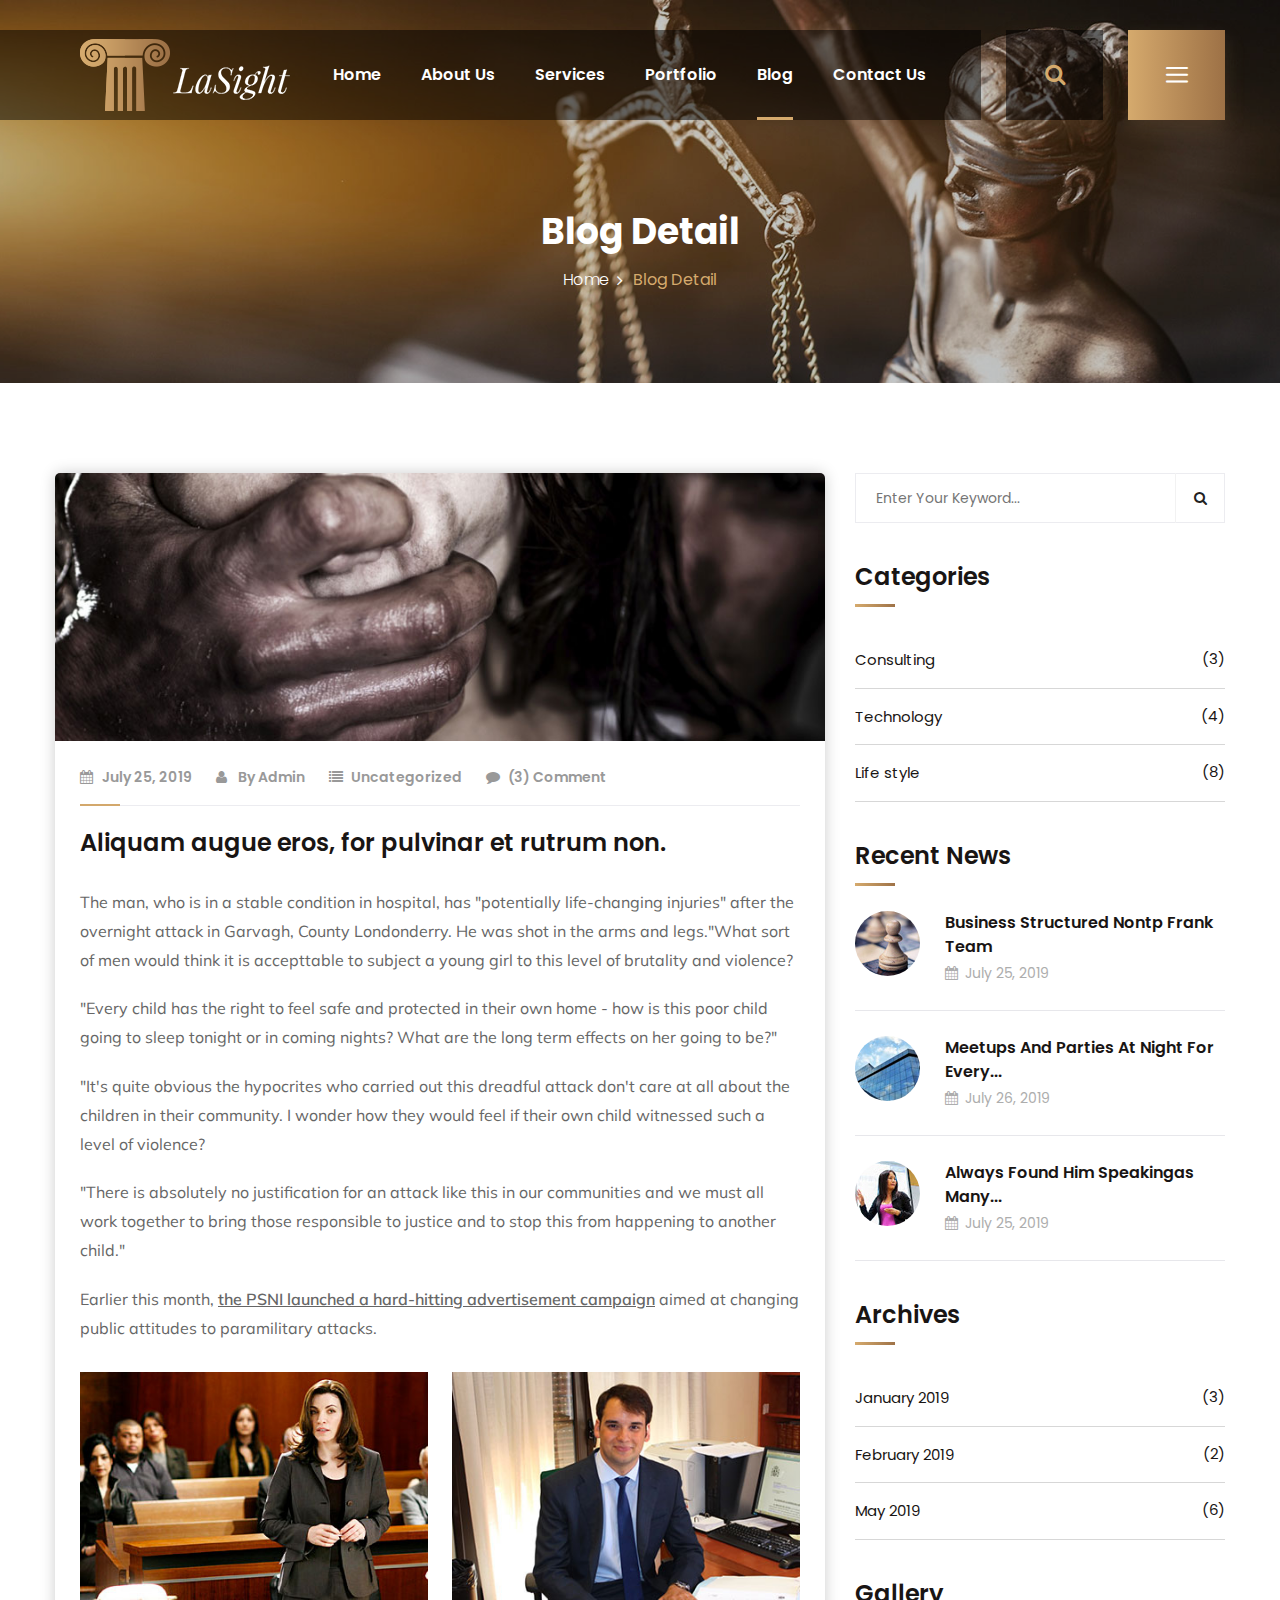
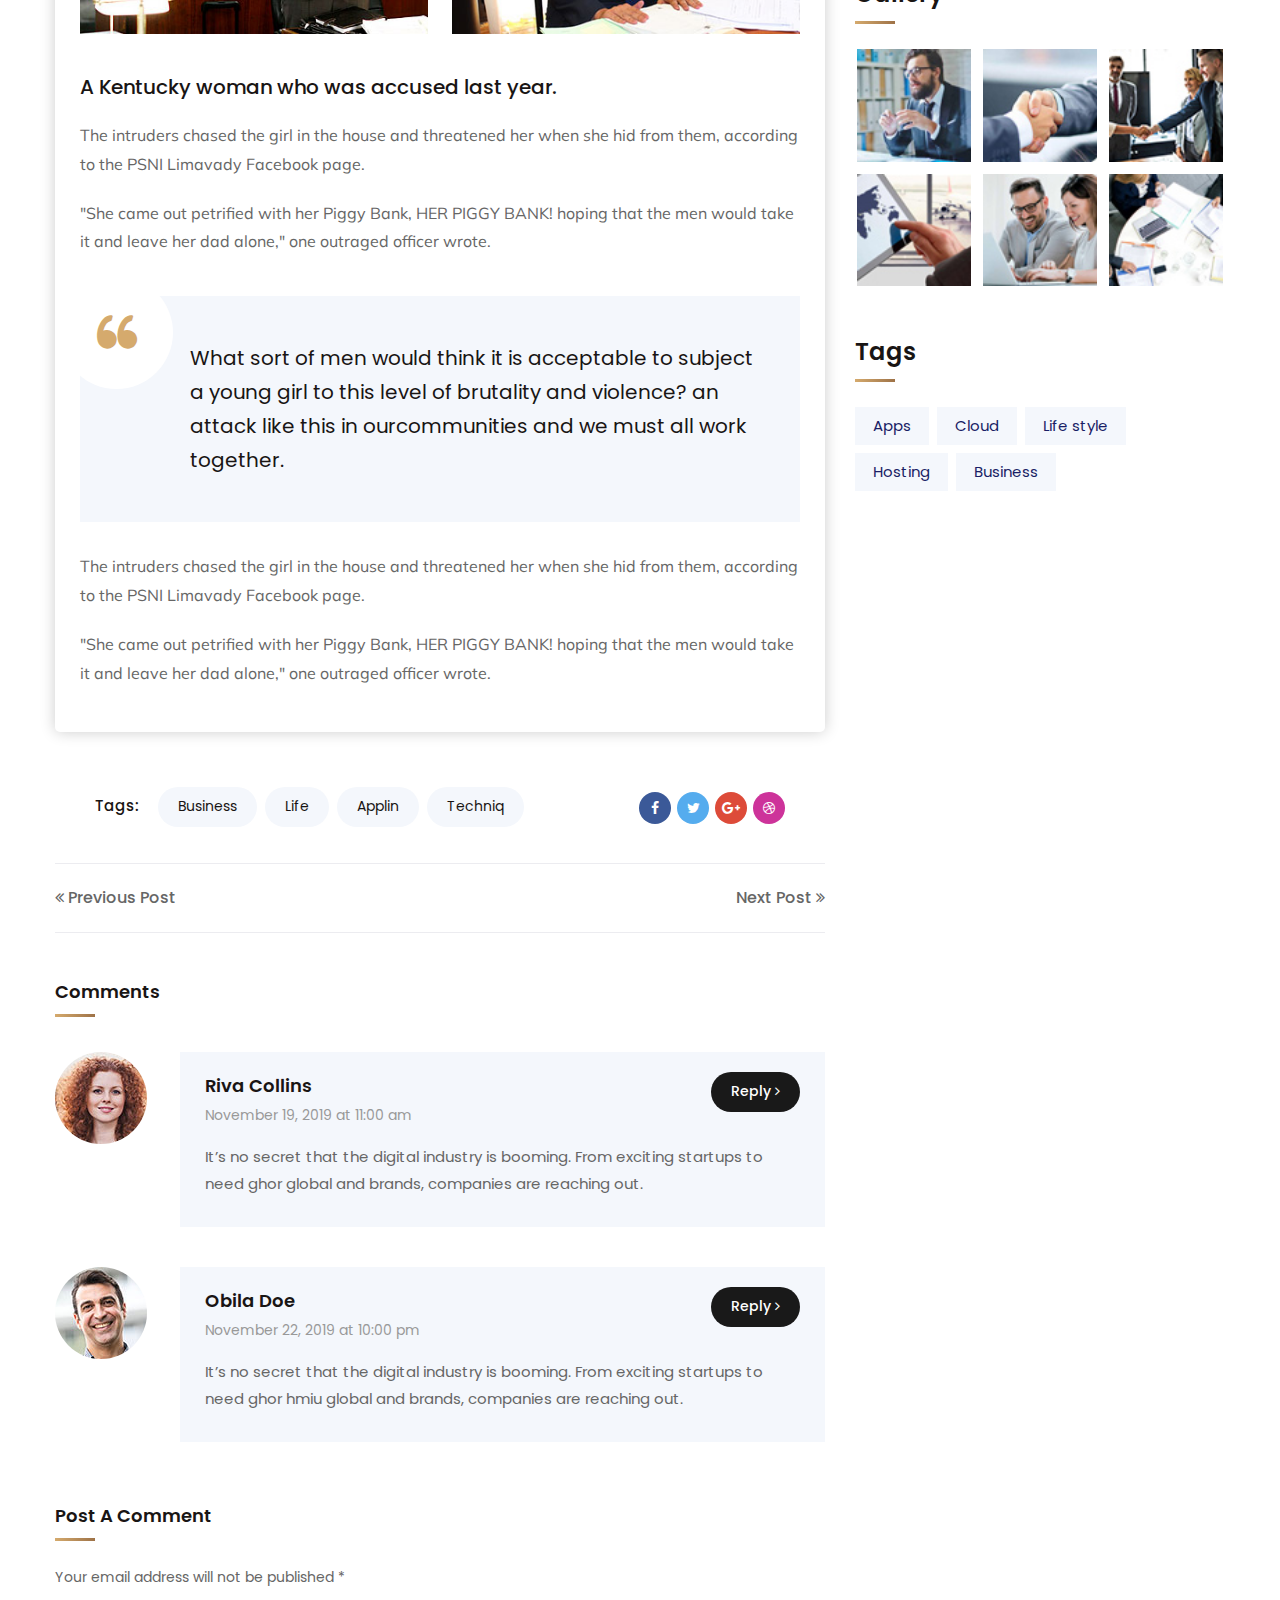
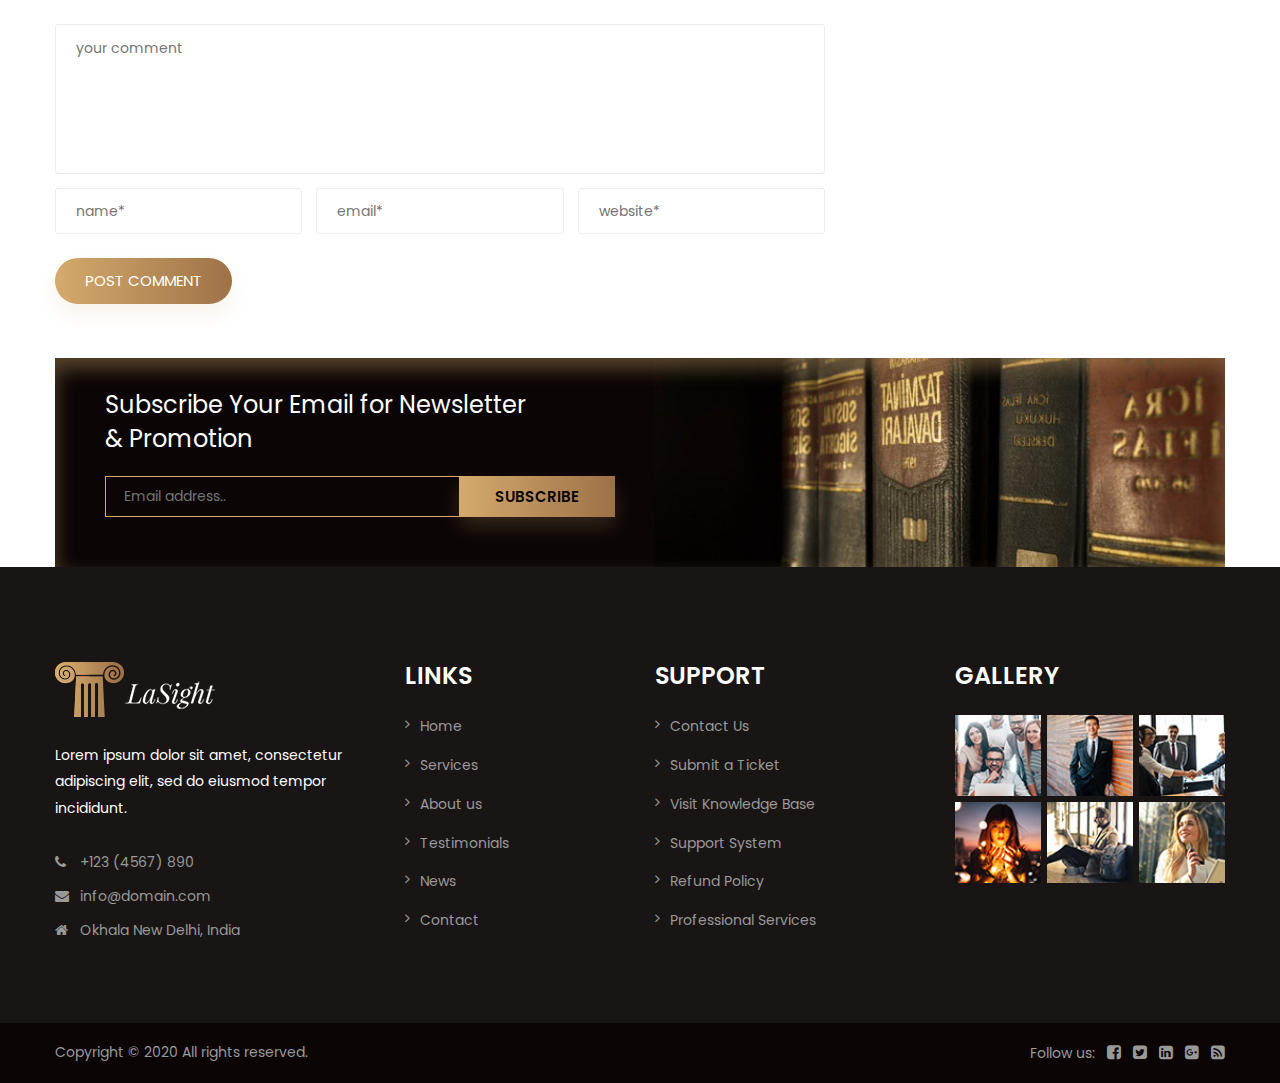
<file: blog-single.html>
<!DOCTYPE html>
<html>
<head>
<meta charset="utf-8">
<meta name="description" content="Law Lawyer Law Office - Law  HTML Template">
<meta name="keywords" content="advocate, attorney, attorney website, attorneys, barrister, business, corporate, law, law firm, law office, lawyer, lawyer theme, legal blog, legal services, notary">
<meta name="author" content="">
<title>LaSight Law HTML Template | Blog Single</title>
<!-- Stylesheets -->
<link href="css/bootstrap.css" rel="stylesheet">
<link href="css/main.css" rel="stylesheet">
<link href="css/font-awesome.css" rel="stylesheet">
<link href="css/flaticon.css" rel="stylesheet">
<link href="css/animate.css" rel="stylesheet">
<link href="css/owl.css" rel="stylesheet">
<link href="css/jquery-ui.css" rel="stylesheet">
<link href="css/animation.css" rel="stylesheet">
<link href="css/jquery.fancybox.min.css" rel="stylesheet">
<link href="css/jquery.mCustomScrollbar.min.css" rel="stylesheet">
<link href="css/responsive.css" rel="stylesheet">
<link rel="shortcut icon" href="images/favicon.png" type="image/x-icon">
<link rel="icon" href="images/favicon.png" type="image/x-icon">
<meta http-equiv="X-UA-Compatible" content="IE=edge">
<meta name="viewport" content="width=device-width, initial-scale=1.0, maximum-scale=1.0, user-scalable=0">

</head>

<body>

<div class="page-wrapper">
 	
    <!-- Preloader -->
    <div class="preloader"></div>
 	
    <!-- Main Header-->
    <header class="main-header">
    	
		<!--Header-Upper-->
		<div class="header-upper">
		<div class="container">
		<div class="clearfix">

		<div class="pull-left logo-box">
		<div class="logo"><a href="index.html"><img src="images/logo.png" alt="" title=""></a></div>
		</div>

		<div class="nav-outer clearfix">

		<!-- Main Menu -->
		<nav class="main-menu navbar-expand-md">
		<div class="navbar-header">
		<button class="navbar-toggler" type="button" data-toggle="collapse" data-target="#navbarSupportedContent" aria-controls="navbarSupportedContent" aria-expanded="false" aria-label="Toggle navigation">
		<span class="icon-bar"></span>
		<span class="icon-bar"></span>
		<span class="icon-bar"></span>
		</button>
		</div>

		<div class="navbar-collapse collapse clearfix" id="navbarSupportedContent">
		<ul class="navigation clearfix">
		<li class="dropdown"><a href="#">Home</a>
		<ul>
		<li><a href="index.html">Home Page 01</a></li>
		<li><a href="index-2.html">Home Page 02</a></li>
		</ul>
		</li>
		<li class="dropdown"><a href="#">About Us</a>
		<ul>
		<li><a href="about.html">About Us</a></li>
		<li><a href="testimonial.html">Testimonial</a></li>
		</ul>
		</li>
		<li class="dropdown"><a href="#">Services</a>
		<ul>
		<li><a href="services.html">Services</a></li>
		<li><a href="services-detail.html">Services Detail</a></li>
		</ul>
		</li>
		<li class="dropdown"><a href="#">Portfolio</a>
		<ul>
		<li><a href="portfolio-2-column.html">Portfolio Two Column</a></li>
		<li><a href="portfolio-masonry.html">Portfolio Masonry</a></li>
		<li><a href="portfolio-single.html">Portfolio Single</a></li>
		</ul>
		</li>
		<li class="current dropdown"><a href="#">Blog</a>
		<ul>
		<li><a href="blog-list.html">Blog List</a></li>
		<li><a href="blog-single.html">Blog Single</a></li>
		</ul>
		</li>
		<li><a href="contact.html">Contact us</a></li>
		</ul>
		</div>

		</nav>

		<div class="outer-box">

		<!--Search Box-->
		<div class="search-box-outer">
		<div class="dropdown">
		<button class="search-box-btn dropdown-toggle" type="button" id="dropdownMenu1" data-toggle="dropdown" aria-haspopup="true" aria-expanded="false"><span class="fa fa-search"></span></button>
		<ul class="dropdown-menu pull-right search-panel" aria-labelledby="dropdownMenu1">
		<li class="panel-outer">
		<div class="form-container">
		<form method="post" action="">
		<div class="form-group">
		<input type="search" name="field-name" value="" placeholder="Search Here" required>
		<button type="submit" class="search-btn"><span class="fa fa-search"></span></button>
		</div>
		</form>
		</div>
		</li>
		</ul>
		</div>
		</div>

		<!--Nav Toggler-->
		<div class="nav-toggler"><div class="nav-btn hidden-bar-opener"><span class="flaticon-menu"></span></div></div>
		</div>

		</div>

		</div>
		</div>
		</div>
		<!--End Header Upper-->

		<!--Sticky Header-->
		<div class="sticky-header">
		<div class="container clearfix">
		<!--Logo-->
		<div class="logo pull-left">
		<a href="index.html" class="img-responsive"><img src="images/logo-small.png" alt="" title=""></a>
		</div>

		<!--Right Col-->
		<div class="right-col pull-right">
		<!-- Main Menu -->
		<nav class="main-menu navbar-expand-md">
		<button class="navbar-toggler" type="button" data-toggle="collapse" data-target="#navbarSupportedContent1" aria-controls="navbarSupportedContent1" aria-expanded="false" aria-label="Toggle navigation">
		<span class="icon-bar"></span>
		<span class="icon-bar"></span>
		<span class="icon-bar"></span>
		</button>

		<div class="navbar-collapse collapse clearfix" id="navbarSupportedContent1">
		<ul class="navigation clearfix">
		<li class="dropdown"><a href="#">Home</a>
		<ul>
		<li><a href="index.html">Home Page 01</a></li>
		<li><a href="index-2.html">Home Page 02</a></li>
		</ul>
		</li>
		<li class="dropdown"><a href="#">About Us</a>
		<ul>
		<li><a href="about.html">About Us</a></li>
		<li><a href="testimonial.html">Testimonial</a></li>
		</ul>
		</li>
		<li class="dropdown"><a href="#">Services</a>
		<ul>
		<li><a href="services.html">Services</a></li>
		<li><a href="services-detail.html">Services Detail</a></li>
		</ul>
		</li>
		<li class="dropdown"><a href="#">Portfolio</a>
		<ul>
		<li><a href="portfolio-2-column.html">Portfolio Two Column</a></li>
		<li><a href="portfolio-masonry.html">Portfolio Masonry</a></li>
		<li><a href="portfolio-single.html">Portfolio Single</a></li>
		</ul>
		</li>
		<li class="current dropdown"><a href="#">Blog</a>
		<ul>
		<li><a href="blog-list.html">Blog List</a></li>
		<li><a href="blog-single.html">Blog Single</a></li>
		</ul>
		</li>
		<li><a href="contact.html">Contact us</a></li>
		</ul>
		</div>
		</nav><!-- Main Menu End-->
		</div>

		</div>
		</div>
		<!--End Sticky Header-->
		
    </header>
    <!--End Main Header -->
	
	<!--Form Back Drop-->
    <div class="form-back-drop"></div>
	
    <!-- Hidden Navigation Bar -->
	<section class="hidden-bar right-align">
		<div class="hidden-bar-closer">
		<button><span class="fa fa-remove"></span></button>
		</div>
		<!-- Hidden Bar Wrapper -->
		<div class="hidden-bar-wrapper">
		<div class="inner-box">
		<div class="logo">
		<a href="index.html"><img src="images/sidebar-logo.png" alt="" /></a>
		</div>
		<div class="text">Lorem ipsum, or lipsum as it is sometimes the known, is dummy text used in laying out print, graphic or web designs. The passage</div>
		<!-- List Style Four -->
		<ul class="list-style-four">
		<li><span class="icon flaticon-house"></span> <strong>Okhala </strong>New Delhi, India</li>
		<li><span class="icon flaticon-phone-call"></span> <strong>Call us!</strong>124-3254-325</li>
		<li><span class="icon flaticon-talk"></span><strong>Mail address</strong>info@domain.com</li>
		</ul>
		<div class="lower-box">
		<!-- Social Icons -->
		<ul class="social-icons">
		<li class="facebook"><a href="#"><span class="fa fa-facebook"></span></a></li>
		<li class="twitter"><a href="#"><span class="fa fa-twitter"></span></a></li>
		<li class="pinterest"><a href="#"><span class="fa fa-pinterest-p"></span></a></li>
		<li class="vimeo"><a href="#"><span class="fa fa-vimeo"></span></a></li>
		</ul>
		<a href="#" class="theme-btn buy-btn"> LaSight today!</a>
		</div>
		</div>
		</div><!-- / Hidden Bar Wrapper -->
	</section>
	<!-- End / Hidden Bar -->
	
	<!--Page Title-->
    <section class="page-title" style="background-image:url(images/background/4.jpg)">
    	<div class="container">
			<div class="content">
				<h1>Blog Detail</h1>
				<ul class="page-breadcrumb">
					<li><a href="index.html">Home</a></li>
					<li>Blog Detail</li>
				</ul>
			</div>
        </div>
    </section>
    <!--End Page Title-->
	
	<!--Sidebar Page Container-->
    <div class="sidebar-page-container">
    	<div class="container">
        	<div class="row clearfix">
				
				<!--Content Side-->
                <div class="content-side col-lg-8 col-md-12 col-sm-12">
                	<div class="blog-single">
						<div class="inner-box">
							<div class="image">
								<img src="images/resource/news-10.jpg" alt="" />
							</div>
							<div class="lower-content">
								<ul class="post-meta">
									<li><span class="fa fa-calendar"></span>July 25, 2019</li>
									<li><span class="fa fa-user"></span>By Admin</li>
									<li><span class="fa fa-list"></span>Uncategorized</li>
									<li><span class="fa fa-comment"></span>(3) Comment</li>
								</ul>
								<h4>Aliquam augue eros, for pulvinar et rutrum non.</h4>
								<div class="text">
									<p>The man, who is in a stable condition in hospital, has "potentially life-changing injuries" after the overnight attack in Garvagh, County Londonderry. He was shot in the arms and legs."What sort of men would think it is accepttable to subject a young girl to this level of brutality and violence?</p>
									<p>"Every child has the right to feel safe and protected in their own home - how is this poor child going to sleep tonight or in coming nights? What are the long term effects on her going to be?"</p>
									<p>"It's quite obvious the hypocrites who carried out this dreadful attack don't care at all about the children in their community. I wonder how they would feel if their own child witnessed such a level of violence?</p>
									<p>"There is absolutely no justification for an attack like this in our communities and we must all work together to bring those responsible to justice and to stop this from happening to another child."</p>
									<p>Earlier this month, <a href="#">the PSNI launched a hard-hitting advertisement campaign</a> aimed at changing public attitudes to paramilitary attacks.</p>
									<div class="news-gallery">
										<div class="row clearfix">
											<div class="column col-lg-6 col-md-6 col-sm-12">
												<div class="image">
													<img src="images/resource/news-11.jpg" alt="" />
												</div>
											</div>
											<div class="column col-lg-6 col-md-6 col-sm-12">
												<div class="image">
													<img src="images/resource/news-12.jpg" alt="" />
												</div>
											</div>
										</div>
									</div>
									<h5>A Kentucky woman who was accused last year.</h5>
									<p>The intruders chased the girl in the house and threatened her when she hid from them, according to the PSNI Limavady Facebook page.</p>
									<p>"She came out petrified with her Piggy Bank, HER PIGGY BANK! hoping that the men would take it and leave her dad alone," one outraged officer wrote.</p>
									<blockquote>
										<div class="quote-icon flaticon-left-quote"></div>
										<div class="quote-text">What sort of men would think it is acceptable to subject a young girl to this level of brutality and violence? an attack like this in ourcommunities and we must all work together.</div>
									</blockquote>
									<p>The intruders chased the girl in the house and threatened her when she hid from them, according to the PSNI Limavady Facebook page.</p>
									<p>"She came out petrified with her Piggy Bank, HER PIGGY BANK! hoping that the men would take it and leave her dad alone," one outraged officer wrote.</p>
								</div>
								
							</div>
						</div>
						
						<!--post-share-options-->
						<div class="post-share-options">
							<div class="post-share-inner clearfix">
								<div class="pull-left post-tags"><span>Tags: </span><a href="#">Business</a> <a href="#">Life</a> <a href="#">Applin</a> <a href="#">Techniq</a></div>
								<ul class="pull-right social-links clearfix">
									<li class="facebook"><a href="#" class="fa fa-facebook"></a></li>
									<li class="twitter"><a href="#" class="fa fa-twitter"></a></li>
									<li class="google-plus"><a href="#" class="fa fa-google-plus"></a></li>
									<li class="dribble"><a href="#" class="fa fa-dribbble"></a></li>
								</ul>
							</div>
						</div>
						
						<!-- New Posts -->
						<div class="new-posts">
							<div class="clearfix">
								<a class="prev-post pull-left" href="#"><span class="fa fa-angle-double-left"></span> Previous Post</a>
								<a class="next-post pull-right" href="#">Next Post <span class="fa fa-angle-double-right"></span></a>
							</div>
						</div>
						
						<!--Comments Area-->
						<div class="comments-area">
							<div class="group-title">
								<h6>Comments</h6>
							</div>
							<!--Comment Box-->
							<div class="comment-box">
								<div class="comment">
									<div class="author-thumb"><img src="images/resource/author-7.jpg" alt=""></div>
									<div class="comment-inner clearfix">
										<div class="comment-info clearfix"><strong>Riva Collins</strong><div class="comment-time"> November 19, 2019 at 11:00 am </div></div>
										<div class="text">It’s no secret that the digital industry is booming. From exciting startups to need ghor global and brands, companies are reaching out.</div>
										<a class="comment-reply" href="#">Reply <span class="fa fa-angle-right"></span></a>
									</div>
								</div>
							</div>

							<!--Comment Box-->
							<div class="comment-box">
								<div class="comment">
									<div class="author-thumb"><img src="images/resource/author-8.jpg" alt=""></div>
									<div class="comment-inner clearfix">
										<div class="comment-info clearfix"><strong>Obila Doe</strong><div class="comment-time"> November 22, 2019 at 10:00 pm </div></div>
										<div class="text">It’s no secret that the digital industry is booming. From exciting startups to need ghor hmiu global and brands, companies are reaching out.</div>
										<a class="comment-reply" href="#">Reply <span class="fa fa-angle-right"></span></a>
									</div>
								</div>
							</div>

						</div>
						<!--End Comments Area-->
						
						<!-- Comment Form -->
						<div class="comment-form">
							<div class="group-title">
								<h6>Post A Comment</h6>
								<div class="group-text">Your email address will not be published *</div>
							</div>
							<!--Comment Form-->
							<form method="post" action="">
								<div class="row clearfix">
									
									<div class="col-lg-12 col-md-12 col-sm-12 form-group">
										<textarea name="message" placeholder="your comment"></textarea>
									</div>
								
									<div class="col-lg-4 col-md-4 col-sm-4 form-group">
										<input type="text" name="username" placeholder="name*" required>
									</div>
									
									<div class="col-lg-4 col-md-4 col-sm-4 form-group">
										<input type="email" name="email" placeholder="email*" required>
									</div>
									
									<div class="col-lg-4 col-md-4 col-sm-4 form-group">
										<input type="text" name="text" placeholder="website*" required>
									</div>
									
									<div class="col-lg-4 col-md-4 col-sm-12 form-group">
										<button class="theme-btn btn-style-one" type="submit" name="submit-form">Post Comment</button>
									</div>
									
								</div>
							</form>
								
						</div>
						<!--End Comment Form -->
						
					</div>
				</div>
				
				<!--Sidebar Side-->
                <div class="sidebar-side col-lg-4 col-md-12 col-sm-12">
                	<aside class="sidebar default-sidebar">
						
						<!-- Search -->
                        <div class="sidebar-widget search-box">
                        	<form method="post" action="">
                                <div class="form-group">
                                    <input type="search" name="search-field" value="" placeholder="Enter Your Keyword..." required>
                                    <button type="submit"><span class="icon fa fa-search"></span></button>
                                </div>
                            </form>
						</div>
						
						<!--Blog Category Widget-->
                        <div class="sidebar-widget sidebar-blog-category">
                            <div class="sidebar-title-two">
                                <h4>Categories</h4>
                            </div>
                            <ul class="blog-cat-two">
                                <li><a href="#">Consulting <span>(3)</span></a></li>
                                <li><a href="#">Technology <span>(4)</span></a></li>
                                <li><a href="#">Life style <span>(8)</span></a></li>
                            </ul>
                        </div>
						
						<!-- Popular Post Widget-->
                        <div class="sidebar-widget popular-posts">
                            <div class="sidebar-title-two">
                                <h4>Recent News</h4>
                            </div>
							
							<article class="post">
								<figure class="post-thumb"><img src="images/resource/post-thumb-1.jpg" alt=""><a href="blog-single.html" class="overlay-box"><span class="icon fa fa-link"></span></a></figure>
								<div class="text"><a href="blog-single.html">Business structured nontp frank team</a></div>
								<div class="post-info">July 25, 2019</div>
							</article>
							
							<article class="post">
								<figure class="post-thumb"><img src="images/resource/post-thumb-2.jpg" alt=""><a href="blog-single.html" class="overlay-box"><span class="icon fa fa-link"></span></a></figure>
								<div class="text"><a href="blog-single.html">Meetups and parties at night for every...</a></div>
								<div class="post-info">July 26, 2019</div>
							</article>
							
							<article class="post">
								<figure class="post-thumb"><img src="images/resource/post-thumb-3.jpg" alt=""><a href="blog-single.html" class="overlay-box"><span class="icon fa fa-link"></span></a></figure>
								<div class="text"><a href="blog-single.html">Always found him speakingas many...</a></div>
								<div class="post-info">July 25, 2019</div>
							</article>
							
						</div>
						
						<!--Archive Widget-->
                        <div class="sidebar-widget sidebar-blog-category archive-widget">
                            <div class="sidebar-title-two">
                                <h4>Archives</h4>
                            </div>
                            <ul class="blog-cat-two">
                                <li><a href="#">January 2019 <span>(3)</span></a></li>
                                <li><a href="#">February 2019 <span>(2)</span></a></li>
                                <li><a href="#">May 2019 <span>(6)</span></a></li>
                            </ul>
                        </div>
						
						<!--Gallery Widget-->
                        <div class="sidebar-widget instagram-widget">
                            <div class="sidebar-title-two">
                                <h4>Gallery</h4>
                            </div>
							<div class="images-outer clearfix">
                                <!--Image Box-->
                                <figure class="image-box"><a href="images/gallery/1.jpg" class="lightbox-image" data-caption="" data-fancybox="images" title="Image Title Here" data-fancybox-group="footer-gallery"><span class="overlay-box flaticon-plus"></span></a>
                                <img src="images/gallery/instagram-1.jpg" alt=""></figure>
                                <!--Image Box-->
                                <figure class="image-box"><a href="images/gallery/2.jpg" class="lightbox-image" data-caption="" data-fancybox="images" title="Image Title Here" data-fancybox-group="footer-gallery"><span class="overlay-box flaticon-plus"></span></a>
                                <img src="images/gallery/instagram-2.jpg" alt=""></figure>
                                <!--Image Box-->
                                <figure class="image-box"><a href="images/gallery/3.jpg" class="lightbox-image" data-caption="" data-fancybox="images" title="Image Title Here" data-fancybox-group="footer-gallery"><span class="overlay-box flaticon-plus"></span></a>
                                <img src="images/gallery/instagram-3.jpg" alt=""></figure>
                                <!--Image Box-->
                                <figure class="image-box"><a href="images/gallery/4.jpg" class="lightbox-image" data-caption="" data-fancybox="images" title="Image Title Here" data-fancybox-group="footer-gallery"><span class="overlay-box flaticon-plus"></span></a>
                                <img src="images/gallery/instagram-4.jpg" alt=""></figure>
                                <!--Image Box-->
                                <figure class="image-box"><a href="images/gallery/1.jpg" class="lightbox-image" data-caption="" data-fancybox="images" title="Image Title Here" data-fancybox-group="footer-gallery"><span class="overlay-box flaticon-plus"></span></a>
                                <img src="images/gallery/instagram-5.jpg" alt=""></figure>
                                <!--Image Box-->
                                <figure class="image-box"><a href="images/gallery/2.jpg" class="lightbox-image" data-caption="" data-fancybox="images" title="Image Title Here" data-fancybox-group="footer-gallery"><span class="overlay-box flaticon-plus"></span></a>
                                <img src="images/gallery/instagram-6.jpg" alt=""></figure>
                            </div>
						</div>
						
						<!-- Tags Widget-->
                        <div class="sidebar-widget popular-tags">
                            <div class="sidebar-title-two">
                                <h4>Tags</h4>
                            </div>
							<a href="#">Apps</a>
							<a href="#">Cloud</a>
							<a href="#">Life style</a>
							<a href="#">Hosting</a>
							<a href="#">Business</a>
						</div>
						
					</aside>
				</div>
				
			</div>
		</div>
	</div>
	<!--End Sidebar Page Container-->
	
	<!-- Subscribe Section -->
	<section class="subscribe-section style-two">
		<div class="container">
			<div class="inner-container" style="background-image: url(images/background/3.jpg)">
				<h2>Subscribe Your Email for Newsletter <br> & Promotion</h2>
				<!-- Subscribe Form -->
				<div class="subscribe-form">
					<form method="post" action="">
						<div class="form-group">
							<input type="email" name="email" value="" placeholder="Email address.." required>
							<button type="submit" class="theme-btn subscribe-btn">Subscribe</button>
						</div>
					</form>
				</div>
			</div>
		</div>
	</section>
	<!-- End Subscribe Section -->
	
	<!--Main Footer-->
    <footer class="main-footer">
    	<div class="container">
        	<!--Widgets Section-->
            <div class="widgets-section">
            	<div class="row clearfix">
                	
                    <!--Column-->
                    <div class="big-column col-lg-6 col-md-12 col-sm-12">
						<div class="row clearfix">
						
                        	<!--Footer Column-->
                            <div class="footer-column col-lg-7 col-md-6 col-sm-12">
                                <div class="footer-widget logo-widget">
									<div class="logo">
										<a href="index.html"><img src="images/footer-logo.png" alt="" /></a>
									</div>
									<div class="text">Lorem ipsum dolor sit amet, consectetur adipiscing elit, sed do eiusmod tempor incididunt.</div>
									<ul class="list-style-three">
										<li><span class="icon fa fa-phone"></span> +123 (4567) 890</li>
										<li><span class="icon fa fa-envelope"></span> info@domain.com</li>
										<li><span class="icon fa fa-home"></span>Okhala New Delhi, India</li>
									</ul>
								</div>
							</div>
							
							<!--Footer Column-->
                            <div class="footer-column col-lg-5 col-md-6 col-sm-12">
                                <div class="footer-widget links-widget">
									<h4>Links</h4>
									<ul class="list-link">
										<li><a href="#">Home</a></li>
										<li><a href="#">Services</a></li>
										<li><a href="#">About us</a></li>
										<li><a href="#">Testimonials</a></li>
										<li><a href="#">News</a></li>
										<li><a href="#">Contact</a></li>
									</ul>
								</div>
							</div>

						</div>
					</div>
					
					<!--Column-->
                    <div class="big-column col-lg-6 col-md-12 col-sm-12">
						<div class="row clearfix">
						
                        	<!--Footer Column-->
                            <div class="footer-column col-lg-6 col-md-6 col-sm-12">
                                <div class="footer-widget links-widget">
									<h4>Support</h4>
									<ul class="list-link">
										<li><a href="#">Contact Us</a></li>
										<li><a href="#">Submit a Ticket</a></li>
										<li><a href="#">Visit Knowledge Base</a></li>
										<li><a href="#">Support System</a></li>
										<li><a href="#">Refund Policy</a></li>
										<li><a href="#">Professional Services</a></li>
									</ul>
								</div>
							</div>
							
							<!--Footer Column-->
                            <div class="footer-column col-lg-6 col-md-6 col-sm-12">
                                <div class="footer-widget gallery-widget">
									<h4>Gallery</h4>
									<div class="widget-content">
										<div class="images-outer clearfix">
											<!--Image Box-->
											<figure class="image-box"><a href="images/gallery/1.jpg" class="lightbox-image" data-fancybox="footer-gallery" title="Image Title Here" data-fancybox-group="footer-gallery"><img src="images/gallery/footer-gallery-thumb-1.jpg" alt=""></a></figure>
											<!--Image Box-->
											<figure class="image-box"><a href="images/gallery/2.jpg" class="lightbox-image" data-fancybox="footer-gallery" title="Image Title Here" data-fancybox-group="footer-gallery"><img src="images/gallery/footer-gallery-thumb-2.jpg" alt=""></a></figure>
											<!--Image Box-->
											<figure class="image-box"><a href="images/gallery/3.jpg" class="lightbox-image" data-fancybox="footer-gallery" title="Image Title Here" data-fancybox-group="footer-gallery"><img src="images/gallery/footer-gallery-thumb-3.jpg" alt=""></a></figure>
											<!--Image Box-->
											<figure class="image-box"><a href="images/gallery/4.jpg" class="lightbox-image" data-fancybox="footer-gallery" title="Image Title Here" data-fancybox-group="footer-gallery"><img src="images/gallery/footer-gallery-thumb-4.jpg" alt=""></a></figure>
											<!--Image Box-->
											<figure class="image-box"><a href="images/gallery/5.jpg" class="lightbox-image" data-fancybox="footer-gallery" title="Image Title Here" data-fancybox-group="footer-gallery"><img src="images/gallery/footer-gallery-thumb-5.jpg" alt=""></a></figure>
											<!--Image Box-->
											<figure class="image-box"><a href="images/gallery/6.jpg" class="lightbox-image" data-fancybox="footer-gallery" title="Image Title Here" data-fancybox-group="footer-gallery"><img src="images/gallery/footer-gallery-thumb-6.jpg" alt=""></a></figure>
										</div>
									</div>
								</div>
							</div>
							
						</div>
					</div>
					
				</div>
			</div>
		</div>
		<!-- Footer Bottom -->
		<div class="footer-bottom">
			<div class="container">
				<div class="row clearfix">
					
					<!-- Copyright Column -->
					<div class="copyright-column col-lg-6 col-md-6 col-sm-12">
						<div class="copyright">Copyright &copy; 2020 All rights reserved. </div>
					</div>
					
					<!-- Social Column -->
					<div class="social-column col-lg-6 col-md-6 col-sm-12">
						<ul>
							<li class="follow">Follow us: </li>
							<li><a href="#"><span class="fa fa-facebook-square"></span></a></li>
							<li><a href="#"><span class="fa fa-twitter-square"></span></a></li>
							<li><a href="#"><span class="fa fa-linkedin-square"></span></a></li>
							<li><a href="#"><span class="fa fa-google-plus-square"></span></a></li>
							<li><a href="#"><span class="fa fa-rss-square"></span></a></li>
						</ul>
					</div>
					
				</div>
			</div>
		</div>
	</footer>
	
</div>
<!--End pagewrapper-->

<!--Scroll to top-->
<div class="scroll-to-top scroll-to-target" data-target="html"><span class="fa fa-arrow-circle-up"></span></div>

<script src="js/jquery.js"></script>
<script src="js/popper.min.js"></script>
<script src="js/bootstrap.min.js"></script>
<script src="js/jquery.mCustomScrollbar.concat.min.js"></script>
<script src="js/jquery.fancybox.js"></script>
<script src="js/appear.js"></script>
<script src="js/isotope.js"></script>
<script src="js/owl.js"></script>
<script src="js/wow.js"></script>
<script src="js/jquery-ui.js"></script>
<script src="js/script.js"></script>

</body>
</html>
</file>
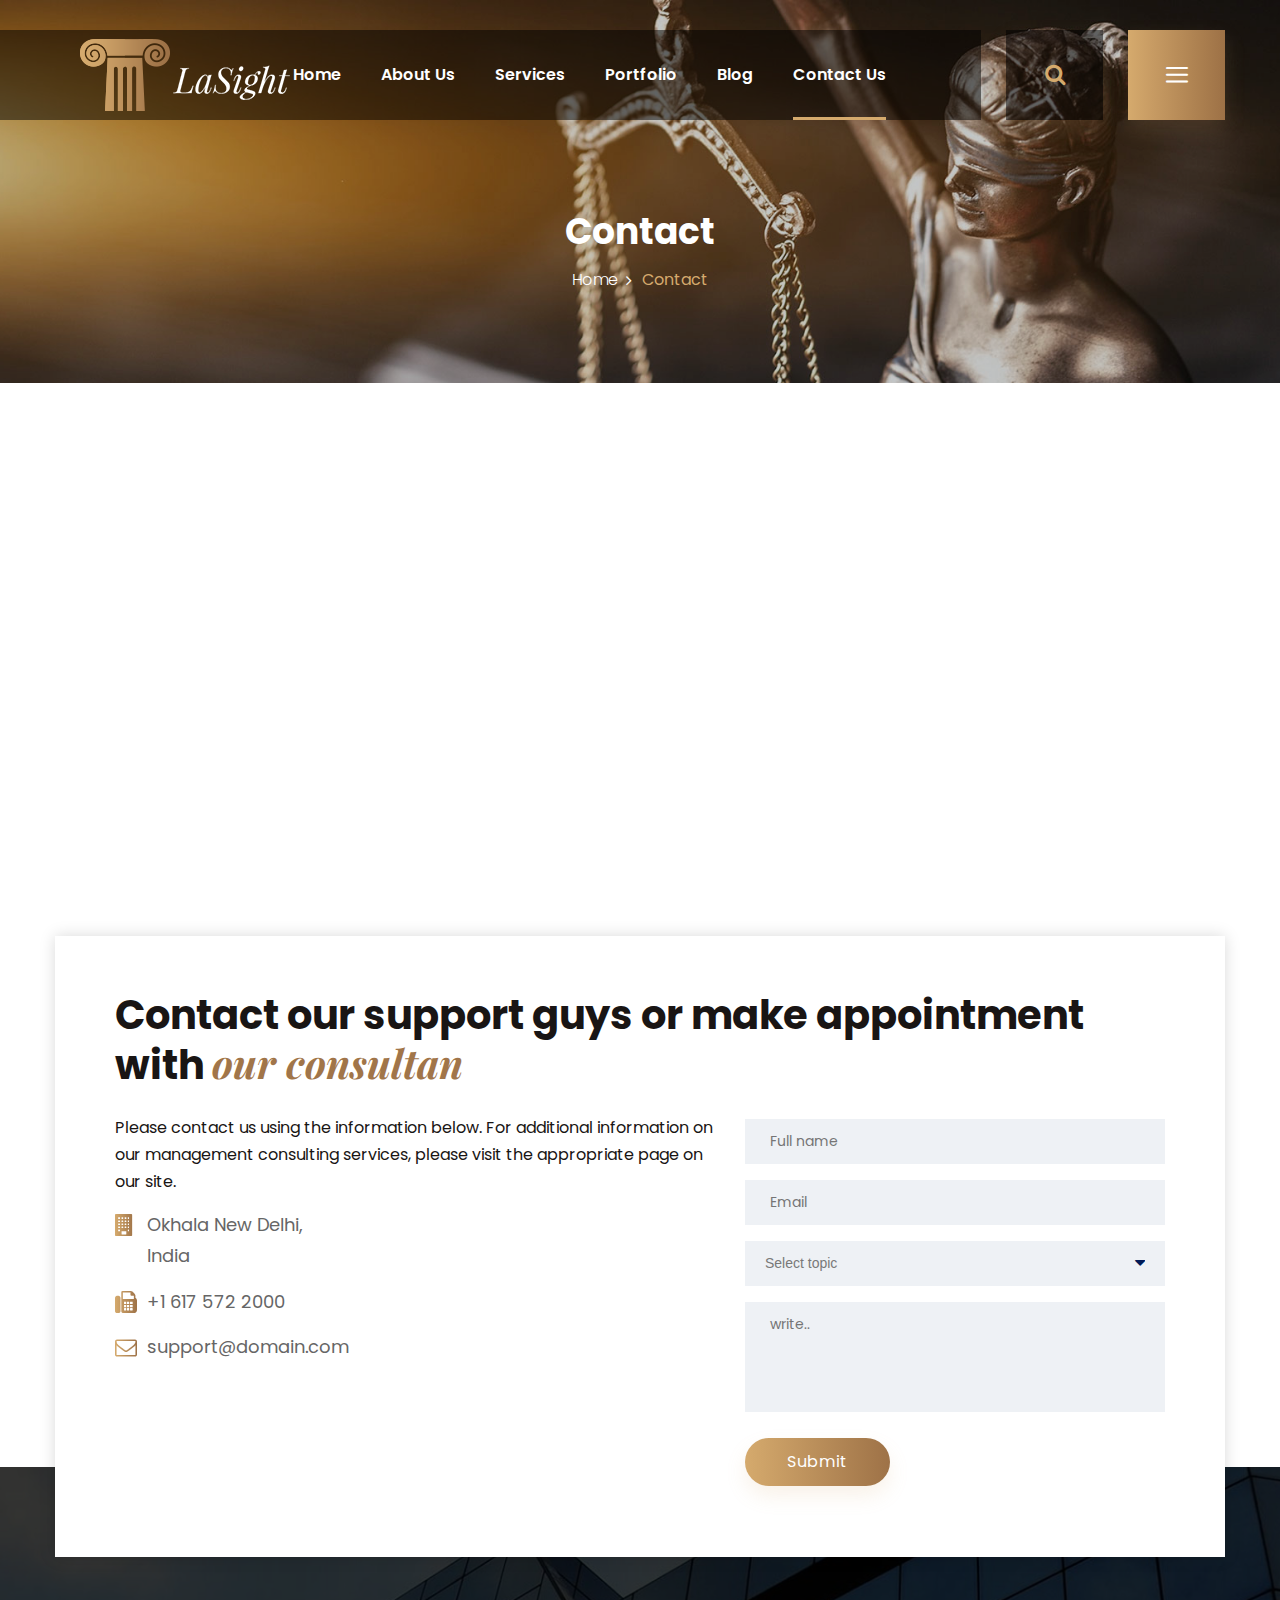
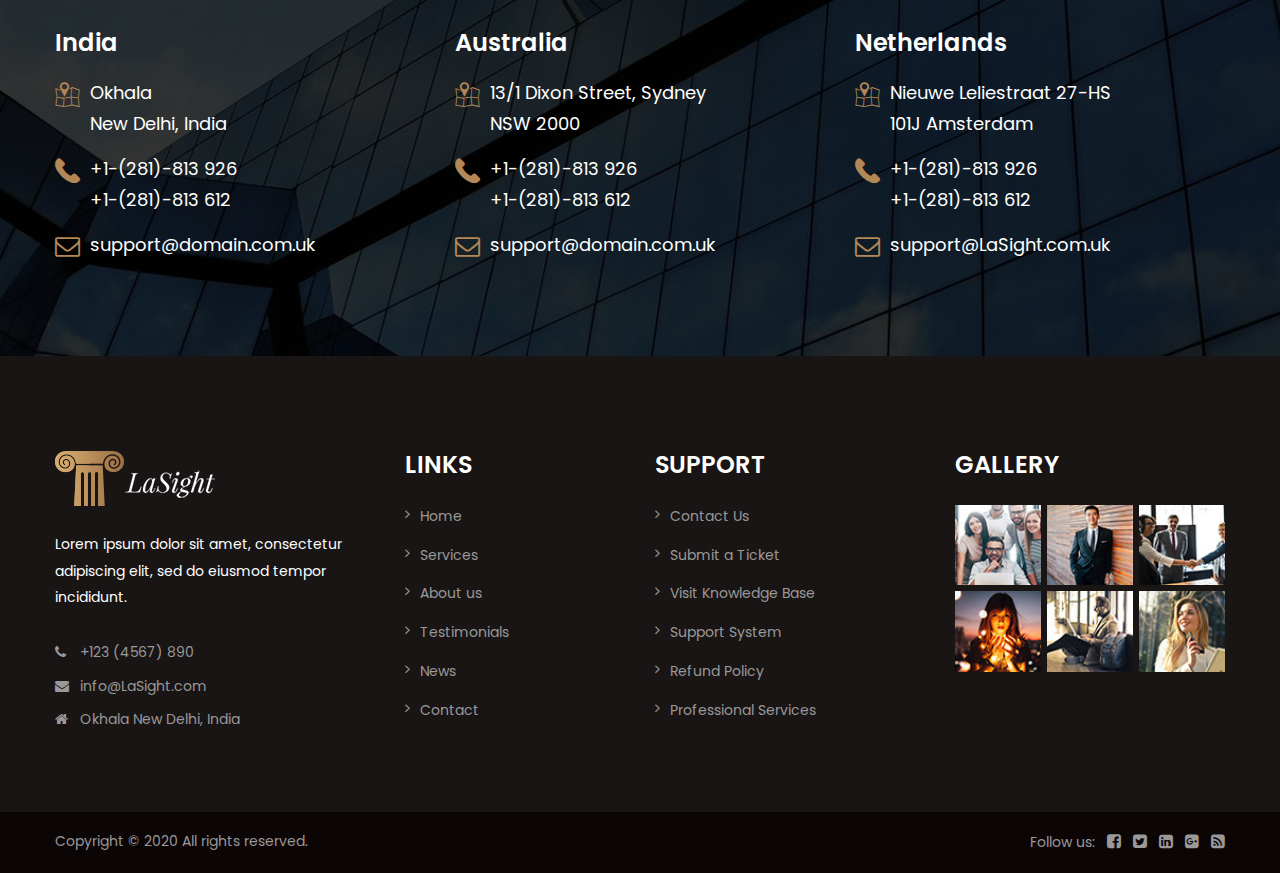
<file: contact.html>
<!DOCTYPE html>
<html>
<head>
<meta charset="utf-8">
<meta name="description" content="Law Lawyer Law Office - Law  HTML Template">
<meta name="keywords" content="advocate, attorney, attorney website, attorneys, barrister, business, corporate, law, law firm, law office, lawyer, lawyer theme, legal blog, legal services, notary">
<meta name="author" content="">
<title>LaSight Law HTML Template | Contact</title>
<!-- Stylesheets -->
<link href="css/bootstrap.css" rel="stylesheet">
<link href="css/main.css" rel="stylesheet">
<link href="css/font-awesome.css" rel="stylesheet">
<link href="css/flaticon.css" rel="stylesheet">
<link href="css/animate.css" rel="stylesheet">
<link href="css/owl.css" rel="stylesheet">
<link href="css/jquery-ui.css" rel="stylesheet">
<link href="css/animation.css" rel="stylesheet">
<link href="css/jquery.fancybox.min.css" rel="stylesheet">
<link href="css/jquery.mCustomScrollbar.min.css" rel="stylesheet">
<link href="css/responsive.css" rel="stylesheet">
<link rel="shortcut icon" href="images/favicon.png" type="image/x-icon">
<link rel="icon" href="images/favicon.png" type="image/x-icon">
<meta http-equiv="X-UA-Compatible" content="IE=edge">
<meta name="viewport" content="width=device-width, initial-scale=1.0, maximum-scale=1.0, user-scalable=0">
</head>

<body>

<div class="page-wrapper">
 	
    <!-- Preloader -->
    <div class="preloader"></div>
 	
    <!-- Main Header-->
    <header class="main-header">
    	
    	<!--Header-Upper-->
        <div class="header-upper">
        	<div class="container">
            	<div class="clearfix">
                	
                	<div class="pull-left logo-box">
                    	<div class="logo"><a href="index.html"><img src="images/logo.png" alt="" title=""></a></div>
                    </div>
                   	
                   	<div class="nav-outer clearfix">
                    
						<!-- Main Menu -->
						<nav class="main-menu navbar-expand-md">
							<div class="navbar-header">
								<button class="navbar-toggler" type="button" data-toggle="collapse" data-target="#navbarSupportedContent" aria-controls="navbarSupportedContent" aria-expanded="false" aria-label="Toggle navigation">
									<span class="icon-bar"></span>
									<span class="icon-bar"></span>
									<span class="icon-bar"></span>
								</button>
							</div>

							<div class="navbar-collapse collapse clearfix" id="navbarSupportedContent">
								<ul class="navigation clearfix">
									<li class="dropdown"><a href="#">Home</a>
										<ul>
											<li><a href="index.html">Home Page 01</a></li>
											<li><a href="index-2.html">Home Page 02</a></li>
										</ul>
									</li>
									<li class="dropdown"><a href="#">About Us</a>
										<ul>
											<li><a href="about.html">About Us</a></li>
											<li><a href="testimonial.html">Testimonial</a></li>
										</ul>
									</li>
									<li class="dropdown"><a href="#">Services</a>
										<ul>
											<li><a href="services.html">Services</a></li>
											<li><a href="services-detail.html">Services Detail</a></li>
										</ul>
									</li>
									<li></li>
									<li class="dropdown"><a href="#">Portfolio</a>
										<ul>
											<li><a href="portfolio-2-column.html">Portfolio Two Column</a></li>
											<li><a href="portfolio-masonry.html">Portfolio Masonry</a></li>
											<li><a href="portfolio-single.html">Portfolio Single</a></li>
										</ul>
									</li>
									<li class="dropdown"><a href="#">Blog</a>
										<ul>
											<li><a href="blog-list.html">Blog List</a></li>
											<li><a href="blog-single.html">Blog Single</a></li>
										</ul>
									</li>
									<li class="current"><a href="contact.html">Contact us</a></li>
								</ul>
							</div>
							
						</nav>
						
						<div class="outer-box">
							
							<!--Search Box-->
							<div class="search-box-outer">
								<div class="dropdown">
									<button class="search-box-btn dropdown-toggle" type="button" id="dropdownMenu1" data-toggle="dropdown" aria-haspopup="true" aria-expanded="false"><span class="fa fa-search"></span></button>
									<ul class="dropdown-menu pull-right search-panel" aria-labelledby="dropdownMenu1">
										<li class="panel-outer">
											<div class="form-container">
												<form method="post" action="">
													<div class="form-group">
														<input type="search" name="field-name" value="" placeholder="Search Here" required>
														<button type="submit" class="search-btn"><span class="fa fa-search"></span></button>
													</div>
												</form>
											</div>
										</li>
									</ul>
								</div>
							</div>
							
							<!--Nav Toggler-->
							<div class="nav-toggler"><div class="nav-btn hidden-bar-opener"><span class="flaticon-menu"></span></div></div>
						</div>
						
					</div>
                   
                </div>
            </div>
        </div>
        <!--End Header Upper-->
        
		<!--Sticky Header-->
        <div class="sticky-header">
        	<div class="container clearfix">
            	<!--Logo-->
            	<div class="logo pull-left">
                	<a href="index.html" class="img-responsive"><img src="images/logo-small.png" alt="" title=""></a>
                </div>
                
                <!--Right Col-->
                <div class="right-col pull-right">
                	<!-- Main Menu -->
                    <nav class="main-menu navbar-expand-md">
                        <button class="navbar-toggler" type="button" data-toggle="collapse" data-target="#navbarSupportedContent1" aria-controls="navbarSupportedContent1" aria-expanded="false" aria-label="Toggle navigation">
                            <span class="icon-bar"></span>
                            <span class="icon-bar"></span>
                            <span class="icon-bar"></span>
                        </button>
                        
                        <div class="navbar-collapse collapse clearfix" id="navbarSupportedContent1">
                            <ul class="navigation clearfix">
                                <li class="dropdown"><a href="#">Home</a>
									<ul>
										<li><a href="index.html">Home Page 01</a></li>
										<li><a href="index-2.html">Home Page 02</a></li>
									</ul>
								</li>
								<li class="dropdown"><a href="#">About Us</a>
									<ul>
										<li><a href="about.html">About Us</a></li>
										<li><a href="testimonial.html">Testimonial</a></li>
									</ul>
								</li>
								<li class="dropdown"><a href="#">Services</a>
									<ul>
										<li><a href="services.html">Services</a></li>
										<li><a href="services-detail.html">Services Detail</a></li>
									</ul>
								</li>
								<li></li>
								<li class="dropdown"><a href="#">Portfolio</a>
									<ul>
										<li><a href="portfolio-2-column.html">Portfolio Two Column</a></li>
										<li><a href="portfolio-masonry.html">Portfolio Masonry</a></li>
										<li><a href="portfolio-single.html">Portfolio Single</a></li>
									</ul>
								</li>
								<li class="dropdown"><a href="#">Blog</a>
									<ul>
										<li><a href="blog-list.html">Blog List</a></li>
										<li><a href="blog-single.html">Blog Single</a></li>
									</ul>
								</li>
								<li class="current"><a href="contact.html">Contact us</a></li>
                            </ul>
                        </div>
                    </nav><!-- Main Menu End-->
                </div>
                
            </div>
        </div>
        <!--End Sticky Header-->
		
    </header>
    <!--End Main Header -->
	
	<!--Form Back Drop-->
    <div class="form-back-drop"></div>
	
    <!-- Hidden Navigation Bar -->
    <section class="hidden-bar right-align">
        
        <div class="hidden-bar-closer">
            <button><span class="fa fa-remove"></span></button>
        </div>
        
        <!-- Hidden Bar Wrapper -->
        <div class="hidden-bar-wrapper">
		
			<div class="inner-box">
				<div class="logo">
					<a href="index.html"><img src="images/sidebar-logo.png" alt="" /></a>
				</div>
				<div class="text">Lorem ipsum, or lipsum as it is sometimes the known, is dummy text used in laying out print, graphic or web designs. The passage</div>
				<!-- List Style Four -->
				<ul class="list-style-four">
					<li><span class="icon flaticon-house"></span> <strong>Okhala </strong>New Delhi, India</li>
					<li><span class="icon flaticon-phone-call"></span> <strong>Call us!</strong>124-3254-325</li>
					<li><span class="icon flaticon-talk"></span><strong>Mail address</strong>info@domain.com</li>
				</ul>
				<div class="lower-box">
					<!-- Social Icons -->
					<ul class="social-icons">
						<li class="facebook"><a href="#"><span class="fa fa-facebook"></span></a></li>
						<li class="twitter"><a href="#"><span class="fa fa-twitter"></span></a></li>
						<li class="pinterest"><a href="#"><span class="fa fa-pinterest-p"></span></a></li>
						<li class="vimeo"><a href="#"><span class="fa fa-vimeo"></span></a></li>
					</ul>
					<a href="#" class="theme-btn buy-btn"> LaSight today!</a>
				</div>
			</div>
        </div><!-- / Hidden Bar Wrapper -->
        
    </section>
    <!-- End / Hidden Bar -->
	
	<!--Page Title-->
    <section class="page-title" style="background-image:url(images/background/4.jpg)">
    	<div class="container">
			<div class="content">
				<h1>Contact</h1>
				<ul class="page-breadcrumb">
					<li><a href="index.html">Home</a></li>
					<li>Contact</li>
				</ul>
			</div>
        </div>
    </section>
    <!--End Page Title-->
    <section class="google-map">
    	<div class="row">
    		<div class="col-12">
    			<iframe src="https://www.google.com/maps/embed?pb=!1m18!1m12!1m3!1d14021.956275168215!2d77.27212622113841!3d28.52501607236499!2m3!1f0!2f0!3f0!3m2!1i1024!2i768!4f13.1!3m3!1m2!1s0x390ce14de199f689%3A0x9f1770e09f05f3a2!2sOkhla%20Phase%20I%2C%20Okhla%20Industrial%20Area%2C%20New%20Delhi%2C%20Delhi!5e0!3m2!1sen!2sin!4v1591011787587!5m2!1sen!2sin" width="100%" height="450" frameborder="0" style="border:0;" allowfullscreen="" aria-hidden="false" tabindex="0"></iframe>
    		</div>
    	</div>
    </section>
	
	<!-- Contact Page Section -->
	<section class="contact-page-section">
		<div class="container">
			<div class="inner-container">
				<h2>Contact our support guys or make appointment <br> with <span>our consultan</span></h2>
				<div class="row clearfix">
					
					<!-- Info Column -->
					<div class="info-column col-lg-7 col-md-12 col-sm-12">
						<div class="inner-column">
							<div class="text">Please contact us using the information below. For additional information on our management consulting services, please visit the appropriate page on our site.</div>
							<ul class="list-style-six">
								<li><span class="icon fa fa-building"></span>Okhala New Delhi, <br> India</li>
								<li><span class="icon fa fa-fax"></span> +1 617 572 2000</li>
								<li><span class="icon fa fa-envelope-o"></span>support@domain.com</li>
							</ul>
						</div>
					</div>
					
					<!-- Form Column -->
					<div class="form-column col-lg-5 col-md-12 col-sm-12">
						<div class="inner-column">
							
							<!--Contact Form-->
							<div class="contact-form">
								<form method="post" action="" id="contact-form">
									
									<div class="form-group">
										<input type="text" name="firstname" value="" placeholder="Full name" required>
									</div>
									
									<div class="form-group">
										<input type="text" name="email" value="" placeholder="Email" required>
									</div>
									
									<div class="form-group">
										<select class="custom-select-box">
											<option>Select topic</option>
											<option>Topic One</option>
											<option>Topic Two</option>
										</select>
									</div>
									
									<div class="form-group">
										<textarea name="message" placeholder="write.."></textarea>
									</div>
									
									<div class="form-group">
										<button type="submit" class="theme-btn btn-style-one">Submit</button>
									</div>                                        
									
								</form>
							</div>
							
						</div>
					</div>
					
				</div>
			</div>
		</div>
	</section>
	<!-- End Team Page Section -->
	
	<!-- Contact Info Section -->
	<section class="contact-info-section" style="background-image:url(images/background/5.jpg)">
		<div class="container">
			<div class="row clearfix">
				
				<div class="column col-lg-4 col-md-6 col-sm-12">
					<h4>India</h4>
					<ul class="list-style-seven">
						<li><span class="icon flaticon-map-1"></span> Okhala <br> New Delhi, India</li>
						<li><span class="icon flaticon-call-answer"></span> +1-(281)-813 926 <br> +1-(281)-813 612</li>
						<li><span class="icon fa fa-envelope-o"></span>support@domain.com.uk</li>
					</ul>
				</div>
				<div class="column col-lg-4 col-md-6 col-sm-12">
					<h4>Australia</h4>
					<ul class="list-style-seven">
						<li><span class="icon flaticon-map-1"></span> 13/1 Dixon Street, Sydney <br> NSW 2000</li>
						<li><span class="icon flaticon-call-answer"></span> +1-(281)-813 926 <br> +1-(281)-813 612</li>
						<li><span class="icon fa fa-envelope-o"></span>support@domain.com.uk</li>
					</ul>
				</div>
				<div class="column col-lg-4 col-md-6 col-sm-12">
					<h4>Netherlands</h4>
					<ul class="list-style-seven">
						<li><span class="icon flaticon-map-1"></span> Nieuwe Leliestraat 27-HS <br> 101J Amsterdam</li>
						<li><span class="icon flaticon-call-answer"></span> +1-(281)-813 926 <br> +1-(281)-813 612</li>
						<li><span class="icon fa fa-envelope-o"></span>support@LaSight.com.uk</li>
					</ul>
				</div>
				
			</div>
		</div>
	</section>
	<!-- End Contact Info Section -->
	
	<!--Main Footer-->
    <footer class="main-footer">
    	<div class="container">
        	<!--Widgets Section-->
            <div class="widgets-section">
            	<div class="row clearfix">
                	
                    <!--Column-->
                    <div class="big-column col-lg-6 col-md-12 col-sm-12">
						<div class="row clearfix">
						
                        	<!--Footer Column-->
                            <div class="footer-column col-lg-7 col-md-6 col-sm-12">
                                <div class="footer-widget logo-widget">
									<div class="logo">
										<a href="index.html"><img src="images/footer-logo.png" alt="" /></a>
									</div>
									<div class="text">Lorem ipsum dolor sit amet, consectetur adipiscing elit, sed do eiusmod tempor incididunt.</div>
									<ul class="list-style-three">
										<li><span class="icon fa fa-phone"></span> +123 (4567) 890</li>
										<li><span class="icon fa fa-envelope"></span> info@LaSight.com</li>
										<li><span class="icon fa fa-home"></span>Okhala New Delhi, India</li>
									</ul>
								</div>
							</div>
							
							<!--Footer Column-->
                            <div class="footer-column col-lg-5 col-md-6 col-sm-12">
                                <div class="footer-widget links-widget">
									<h4>Links</h4>
									<ul class="list-link">
										<li><a href="#">Home</a></li>
										<li><a href="#">Services</a></li>
										<li><a href="#">About us</a></li>
										<li><a href="#">Testimonials</a></li>
										<li><a href="#">News</a></li>
										<li><a href="#">Contact</a></li>
									</ul>
								</div>
							</div>

						</div>
					</div>
					
					<!--Column-->
                    <div class="big-column col-lg-6 col-md-12 col-sm-12">
						<div class="row clearfix">
						
                        	<!--Footer Column-->
                            <div class="footer-column col-lg-6 col-md-6 col-sm-12">
                                <div class="footer-widget links-widget">
									<h4>Support</h4>
									<ul class="list-link">
										<li><a href="#">Contact Us</a></li>
										<li><a href="#">Submit a Ticket</a></li>
										<li><a href="#">Visit Knowledge Base</a></li>
										<li><a href="#">Support System</a></li>
										<li><a href="#">Refund Policy</a></li>
										<li><a href="#">Professional Services</a></li>
									</ul>
								</div>
							</div>
							
							<!--Footer Column-->
                            <div class="footer-column col-lg-6 col-md-6 col-sm-12">
                                <div class="footer-widget gallery-widget">
									<h4>Gallery</h4>
									<div class="widget-content">
										<div class="images-outer clearfix">
											<!--Image Box-->
											<figure class="image-box"><a href="images/gallery/1.jpg" class="lightbox-image" data-fancybox="footer-gallery" title="Image Title Here" data-fancybox-group="footer-gallery"><img src="images/gallery/footer-gallery-thumb-1.jpg" alt=""></a></figure>
											<!--Image Box-->
											<figure class="image-box"><a href="images/gallery/2.jpg" class="lightbox-image" data-fancybox="footer-gallery" title="Image Title Here" data-fancybox-group="footer-gallery"><img src="images/gallery/footer-gallery-thumb-2.jpg" alt=""></a></figure>
											<!--Image Box-->
											<figure class="image-box"><a href="images/gallery/3.jpg" class="lightbox-image" data-fancybox="footer-gallery" title="Image Title Here" data-fancybox-group="footer-gallery"><img src="images/gallery/footer-gallery-thumb-3.jpg" alt=""></a></figure>
											<!--Image Box-->
											<figure class="image-box"><a href="images/gallery/4.jpg" class="lightbox-image" data-fancybox="footer-gallery" title="Image Title Here" data-fancybox-group="footer-gallery"><img src="images/gallery/footer-gallery-thumb-4.jpg" alt=""></a></figure>
											<!--Image Box-->
											<figure class="image-box"><a href="images/gallery/5.jpg" class="lightbox-image" data-fancybox="footer-gallery" title="Image Title Here" data-fancybox-group="footer-gallery"><img src="images/gallery/footer-gallery-thumb-5.jpg" alt=""></a></figure>
											<!--Image Box-->
											<figure class="image-box"><a href="images/gallery/6.jpg" class="lightbox-image" data-fancybox="footer-gallery" title="Image Title Here" data-fancybox-group="footer-gallery"><img src="images/gallery/footer-gallery-thumb-6.jpg" alt=""></a></figure>
										</div>
									</div>
								</div>
							</div>
							
						</div>
					</div>
					
				</div>
			</div>
		</div>
		<!-- Footer Bottom -->
		<div class="footer-bottom">
			<div class="container">
				<div class="row clearfix">
					
					<!-- Copyright Column -->
					<div class="copyright-column col-lg-6 col-md-6 col-sm-12">
						<div class="copyright">Copyright &copy; 2020 All rights reserved. </div>
					</div>
					
					<!-- Social Column -->
					<div class="social-column col-lg-6 col-md-6 col-sm-12">
						<ul>
							<li class="follow">Follow us: </li>
							<li><a href="#"><span class="fa fa-facebook-square"></span></a></li>
							<li><a href="#"><span class="fa fa-twitter-square"></span></a></li>
							<li><a href="#"><span class="fa fa-linkedin-square"></span></a></li>
							<li><a href="#"><span class="fa fa-google-plus-square"></span></a></li>
							<li><a href="#"><span class="fa fa-rss-square"></span></a></li>
						</ul>
					</div>
					
				</div>
			</div>
		</div>
	</footer>
	
</div>
<!--End pagewrapper-->

<!--Scroll to top-->
<div class="scroll-to-top scroll-to-target" data-target="html"><span class="fa fa-arrow-circle-up"></span></div>

<script src="js/jquery.js"></script>
<script src="js/popper.min.js"></script>
<script src="js/bootstrap.min.js"></script>
<script src="js/jquery.mCustomScrollbar.concat.min.js"></script>
<script src="js/jquery.fancybox.js"></script>
<script src="js/appear.js"></script>
<script src="js/owl.js"></script>
<script src="js/wow.js"></script>
<script src="js/validate.js"></script>
<script src="js/jquery-ui.js"></script>
<script src="js/script.js"></script>
<!--Google Map APi Key-->
<script src="http://maps.google.com/maps/api/js?key=AIzaSyA-CE0deH3Jhj6GN4YvdCFZS7DpbXexzGU"></script>
<script src="js/map-script.js"></script>
<!--End Google Map APi-->

</body>
</html>
</file>
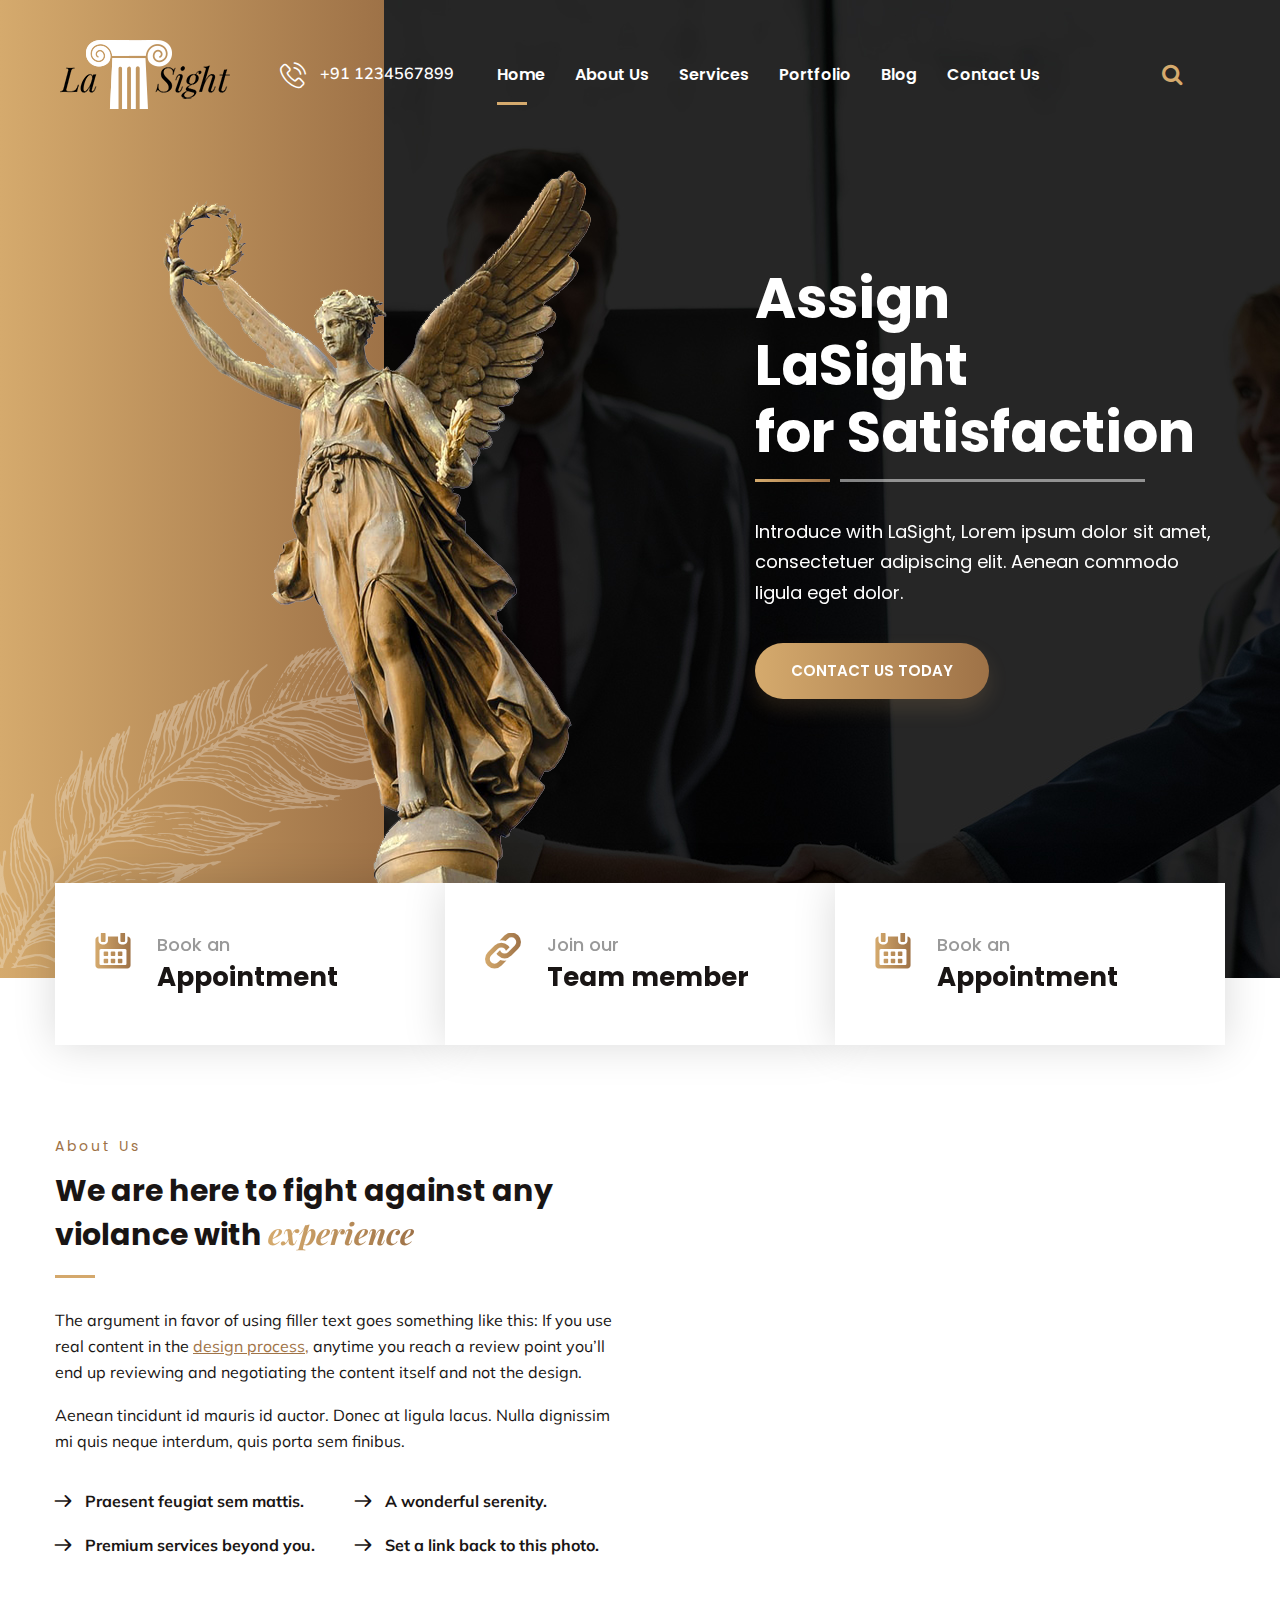
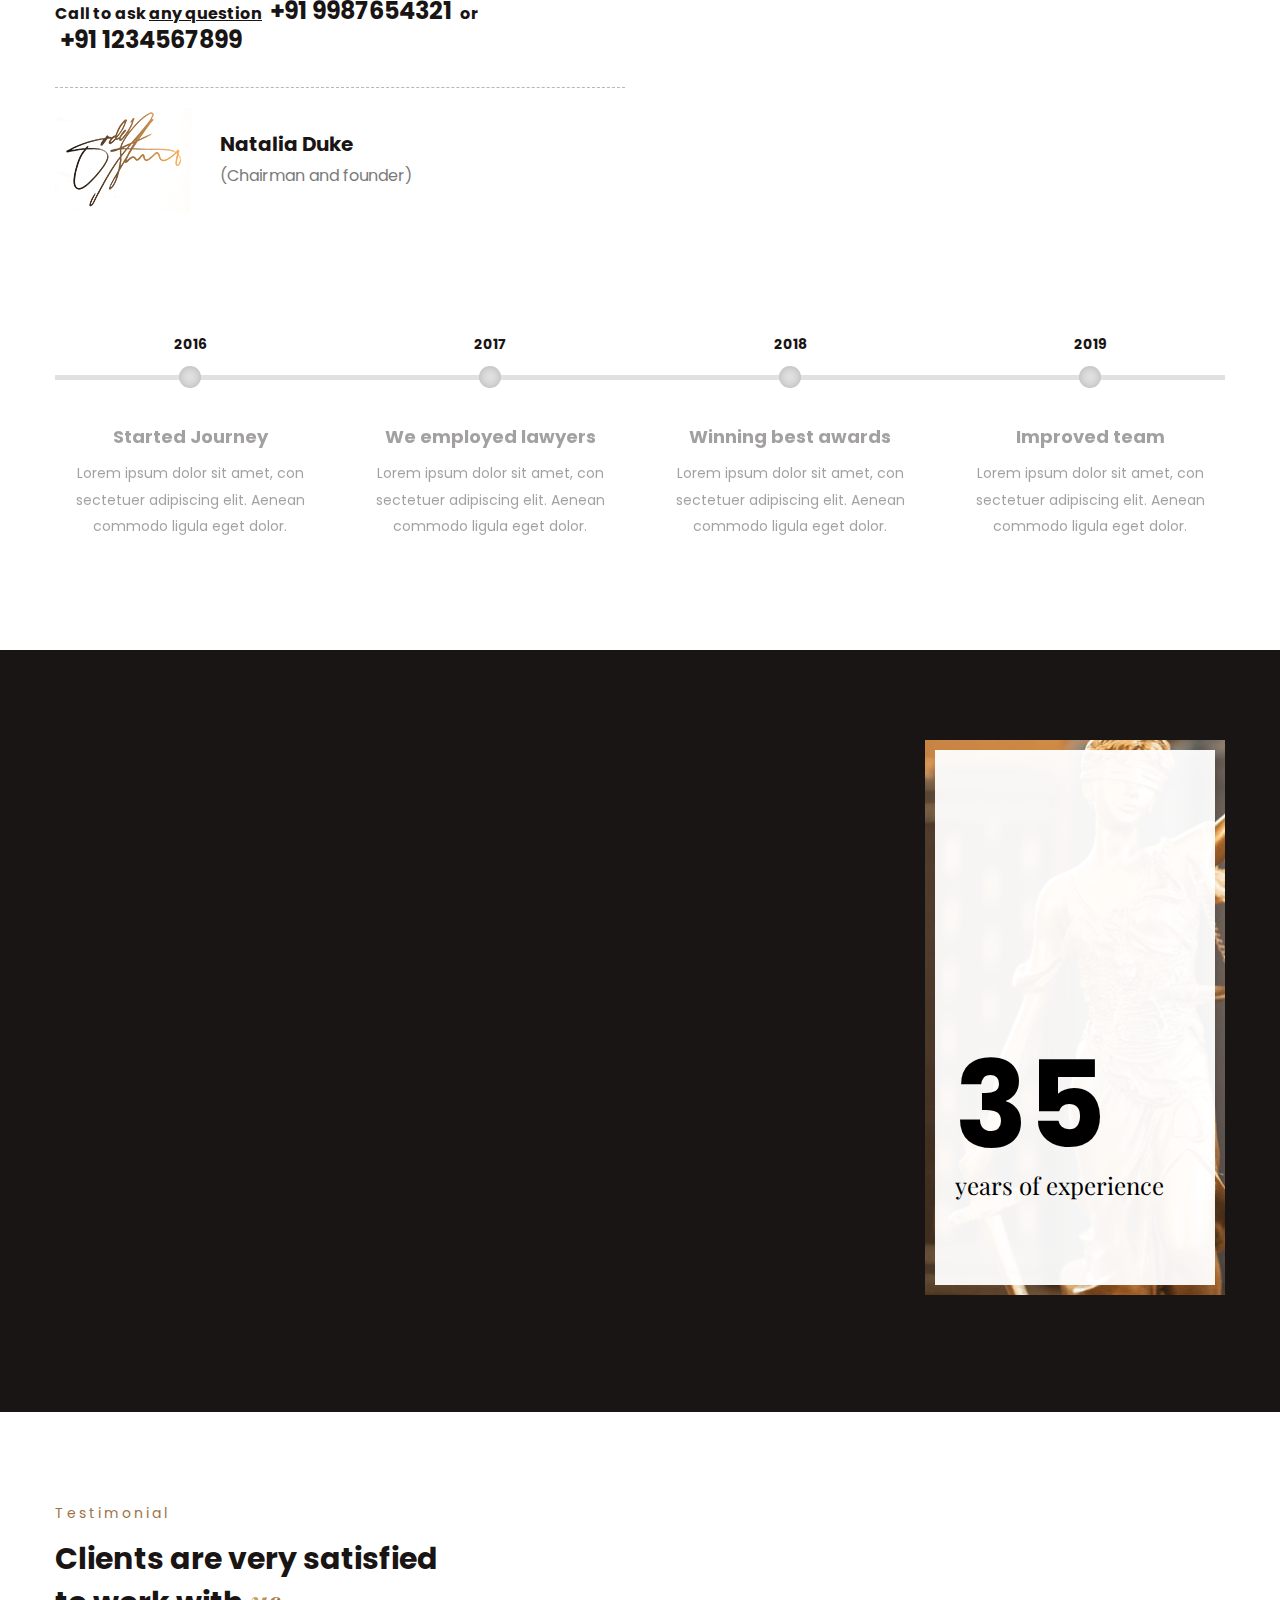
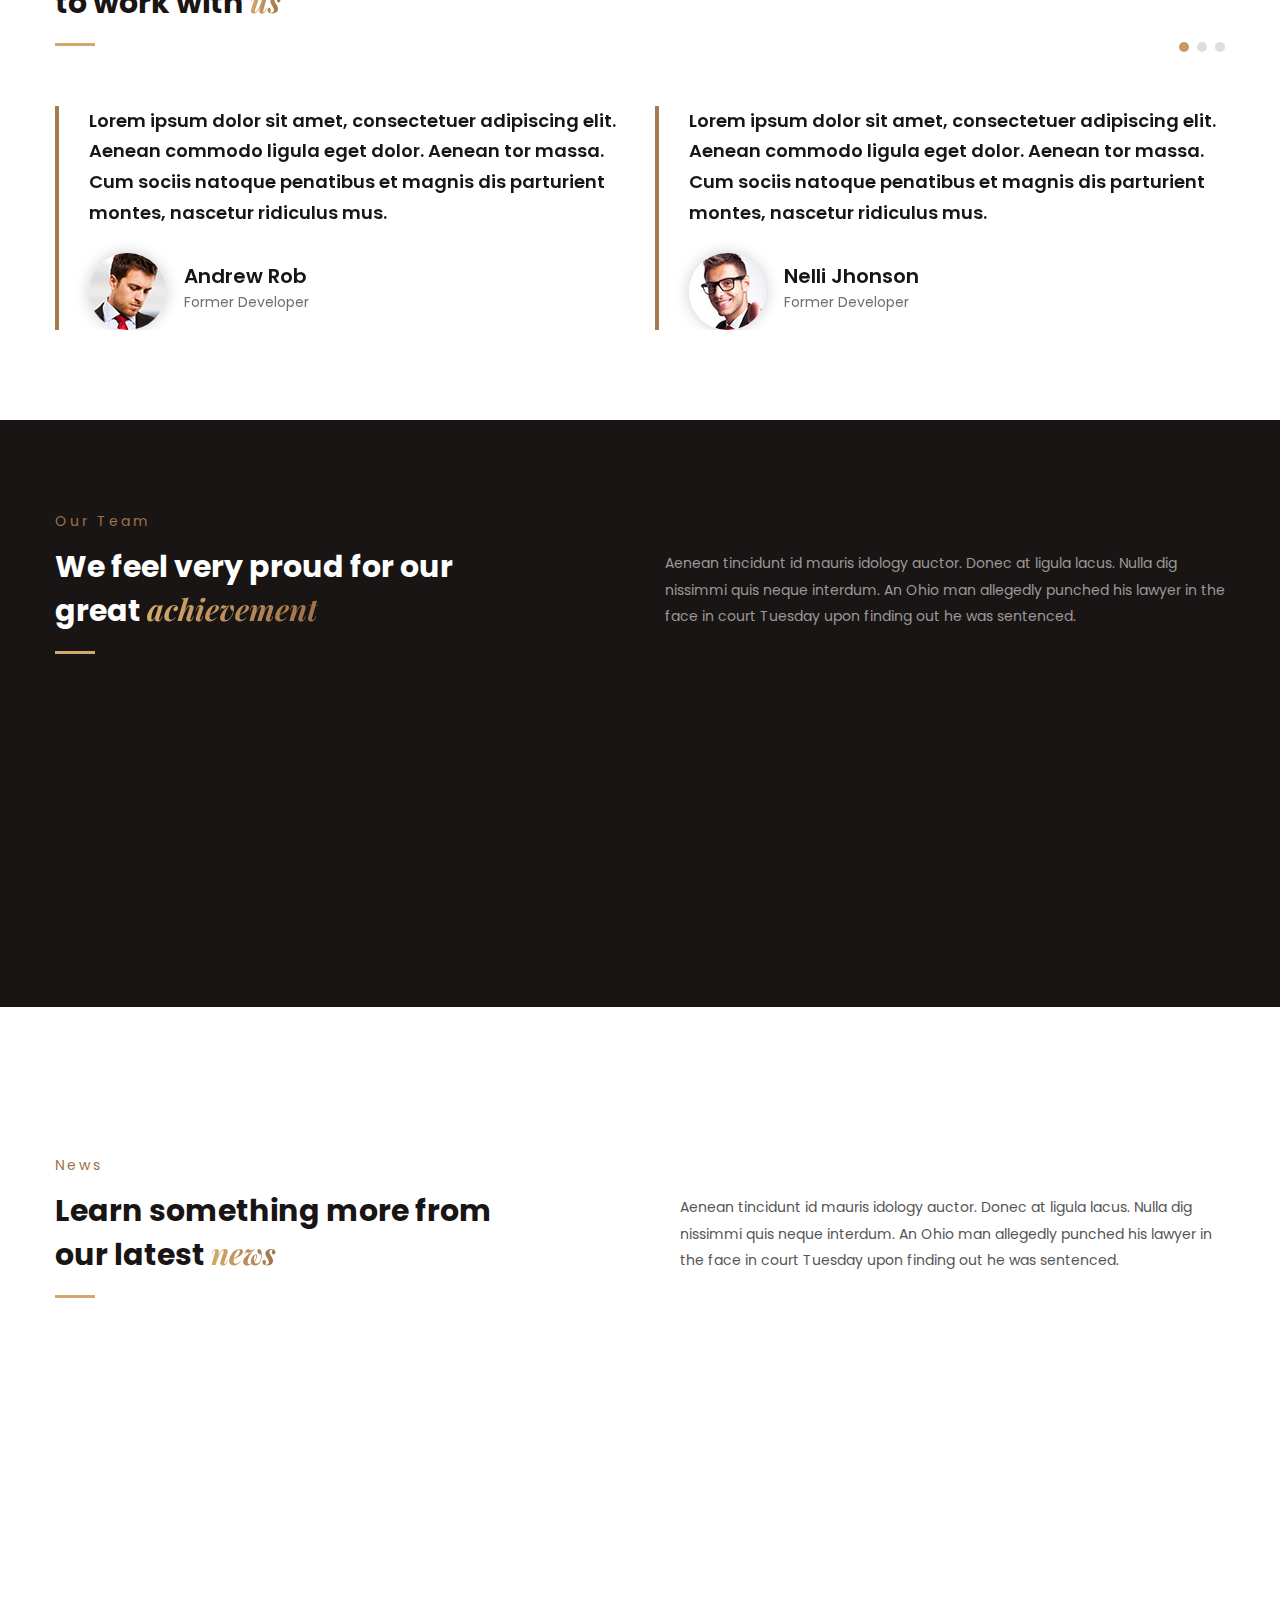
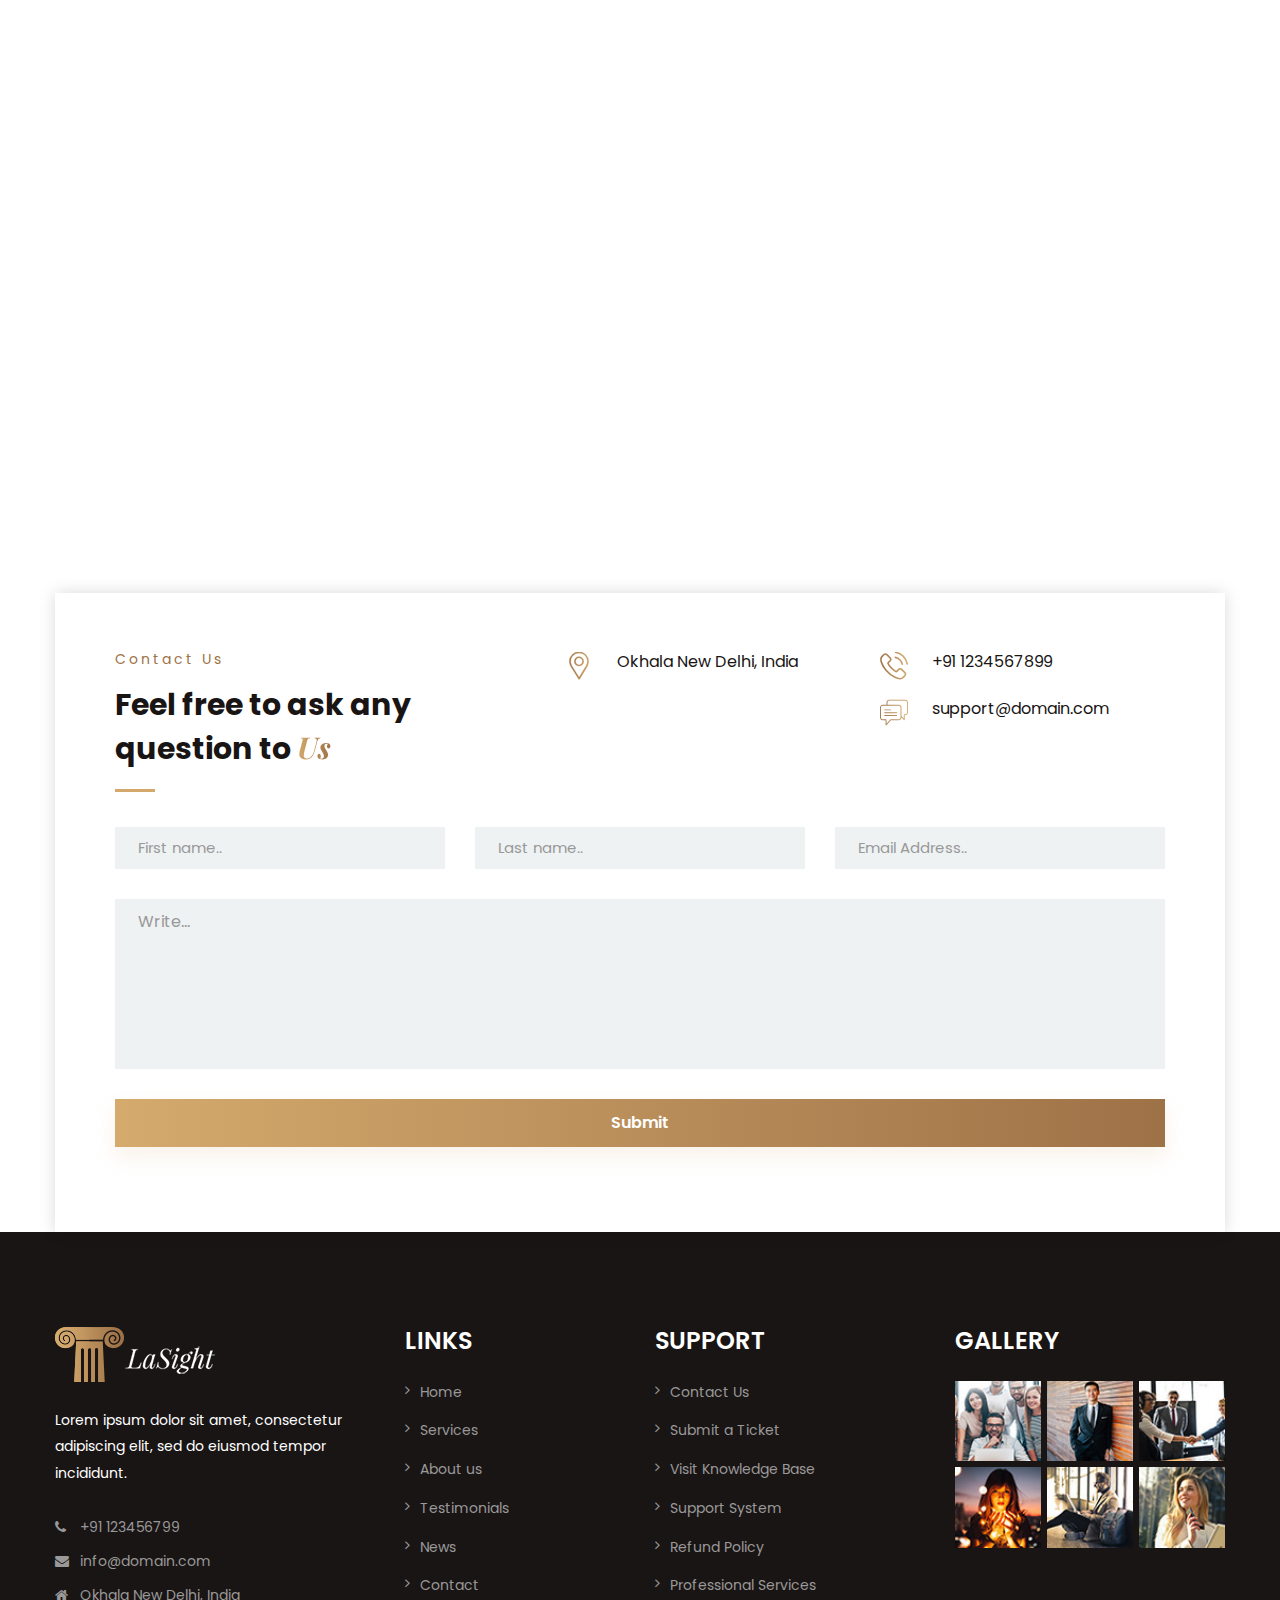
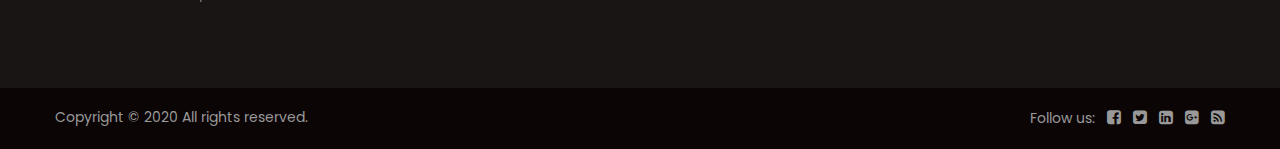
<file: index-2.html>
<!DOCTYPE html>
<html>
<head>
<meta charset="utf-8">
<meta name="description" content="Law Lawyer Law Office - Law  HTML Template">
<meta name="keywords" content="advocate, attorney, attorney website, attorneys, barrister, business, corporate, law, law firm, law office, lawyer, lawyer theme, legal blog, legal services, notary">
<meta name="author" content="">
<title>LaSight Law HTML Template | Homepage Two</title>
<!-- Stylesheets -->
<link href="css/bootstrap.css" rel="stylesheet">
<link href="css/main.css" rel="stylesheet">
<link href="css/font-awesome.css" rel="stylesheet">
<link href="css/flaticon.css" rel="stylesheet">
<link href="css/animate.css" rel="stylesheet">
<link href="css/owl.css" rel="stylesheet">
<link href="css/jquery-ui.css" rel="stylesheet">
<link href="css/animation.css" rel="stylesheet">
<link href="css/jquery.fancybox.min.css" rel="stylesheet">
<link href="css/jquery.mCustomScrollbar.min.css" rel="stylesheet">
<link href="css/responsive.css" rel="stylesheet">
<link rel="shortcut icon" href="images/favicon.png" type="image/x-icon">
<link rel="icon" href="images/favicon.png" type="image/x-icon">
<meta http-equiv="X-UA-Compatible" content="IE=edge">
<meta name="viewport" content="width=device-width, initial-scale=1.0, maximum-scale=1.0, user-scalable=0">

</head>

<body>

<div class="page-wrapper">
 	
    <!-- Preloader -->
    <div class="preloader"></div>
 	
    <!-- Main Header-->
    <header class="main-header header-style-two">
    	
		<!--Header-Upper-->
		<div class="header-upper">
		<div class="outer-container">
		<div class="clearfix">

		<!-- Logo Box -->
		<div class="pull-left logo-box">
		<div class="logo"><a href="index.html"><img src="images/logo-2.png" alt="" title=""></a></div>
		</div>

		<!-- Phone Number -->
		<div class="phone-number"><span class="icon flaticon-phone-call"></span> +91 1234567899</div>

		<div class="nav-outer clearfix">

		<!-- Main Menu -->
		<nav class="main-menu navbar-expand-md">
		<div class="navbar-header">
		<button class="navbar-toggler" type="button" data-toggle="collapse" data-target="#navbarSupportedContent" aria-controls="navbarSupportedContent" aria-expanded="false" aria-label="Toggle navigation">
		<span class="icon-bar"></span>
		<span class="icon-bar"></span>
		<span class="icon-bar"></span>
		</button>
		</div>

		<div class="navbar-collapse collapse clearfix" id="navbarSupportedContent">
		<ul class="navigation clearfix">
		<li class="current dropdown"><a href="#">Home</a>
		<ul>
		<li><a href="index.html">Home Page 01</a></li>
		<li><a href="index-2.html">Home Page 02</a></li>
		</ul>
		</li>
		<li class="dropdown"><a href="#">About Us</a>
		<ul>
		<li><a href="about.html">About Us</a></li>
		<li><a href="testimonial.html">Testimonial</a></li>
		</ul>
		</li>
		<li class="dropdown"><a href="#">Services</a>
		<ul>
		<li><a href="services.html">Services</a></li>
		<li><a href="services-detail.html">Services Detail</a></li>
		</ul>
		</li>
		<li class="dropdown"><a href="#">Portfolio</a>
		<ul>
		<li><a href="portfolio-2-column.html">Portfolio Two Column</a></li>
		<li><a href="portfolio-masonry.html">Portfolio Masonry</a></li>
		<li><a href="portfolio-single.html">Portfolio Single</a></li>
		</ul>
		</li>
		<li class="dropdown"><a href="#">Blog</a>
		<ul>
		<li><a href="blog-list.html">Blog List</a></li>
		<li><a href="blog-single.html">Blog Single</a></li>
		</ul>
		</li>
		<li><a href="contact.html">Contact us</a></li>
		</ul>
		</div>

		</nav>

		<div class="outer-box">

		<!--Search Box-->
		<div class="search-box-outer">
		<div class="dropdown">
		<button class="search-box-btn dropdown-toggle" type="button" id="dropdownMenu1" data-toggle="dropdown" aria-haspopup="true" aria-expanded="false"><span class="fa fa-search"></span></button>
		<ul class="dropdown-menu pull-right search-panel" aria-labelledby="dropdownMenu1">
		<li class="panel-outer">
		<div class="form-container">
		<form method="post" action="">
		<div class="form-group">
		<input type="search" name="field-name" value="" placeholder="Search Here" required>
		<button type="submit" class="search-btn"><span class="fa fa-search"></span></button>
		</div>
		</form>
		</div>
		</li>
		</ul>
		</div>
		</div>

		</div>

		</div>

		</div>
		</div>
		</div>
		<!--End Header Upper-->

		<!--Sticky Header-->
		<div class="sticky-header">
		<div class="container clearfix">
		<!--Logo-->
		<div class="logo pull-left">
		<a href="index.html" class="img-responsive"><img src="images/logo-small.png" alt="" title=""></a>
		</div>

		<!--Right Col-->
		<div class="right-col pull-right">
		<!-- Main Menu -->
		<nav class="main-menu navbar-expand-md">
		<button class="navbar-toggler" type="button" data-toggle="collapse" data-target="#navbarSupportedContent1" aria-controls="navbarSupportedContent1" aria-expanded="false" aria-label="Toggle navigation">
		<span class="icon-bar"></span>
		<span class="icon-bar"></span>
		<span class="icon-bar"></span>
		</button>

		<div class="navbar-collapse collapse clearfix" id="navbarSupportedContent1">
		<ul class="navigation clearfix">
		<li class="current dropdown"><a href="#">Home</a>
		<ul>
		<li><a href="index.html">Home Page 01</a></li>
		<li><a href="index-2.html">Home Page 02</a></li>
		</ul>
		</li>
		<li class="dropdown"><a href="#">About Us</a>
		<ul>
		<li><a href="about.html">About Us</a></li>
		<li><a href="testimonial.html">Testimonial</a></li>
		</ul>
		</li>
		<li class="dropdown"><a href="#">Services</a>
		<ul>
		<li><a href="services.html">Services</a></li>
		<li><a href="services-detail.html">Services Detail</a></li>
		</ul>
		</li>
		<li class="dropdown"><a href="#">Portfolio</a>
		<ul>
		<li><a href="portfolio-2-column.html">Portfolio Two Column</a></li>
		<li><a href="portfolio-masonry.html">Portfolio Masonry</a></li>
		<li><a href="portfolio-single.html">Portfolio Single</a></li>
		</ul>
		</li>
		<li class="dropdown"><a href="#">Blog</a>
		<ul>
		<li><a href="blog-list.html">Blog List</a></li>
		<li><a href="blog-single.html">Blog Single</a></li>
		</ul>
		</li>
		<li><a href="contact.html">Contact us</a></li>
		</ul>
		</div>
		</nav><!-- Main Menu End-->
		</div>

		</div>
		</div>
		<!--End Sticky Header-->
		
    </header>
    <!--End Main Header -->
	
	<!-- Banner Section Two -->
    <section class="banner-section-two" style="background-image:url(images/main-slider/2.jpg)">
		<div class="left-side">
			<div class="icon-image"></div>
		</div>
		<div class="container">
			<div class="main-slider-carousel owl-carousel owl-theme">
				
				<!-- Slide -->
				<div class="slide">
					<div class="row clearfix">
						<!-- Image Column -->
						<div class="image-column col-lg-7 col-md-12 col-sm-12">
							<div class="image">
								<img src="images/main-slider/2.png" alt="" />
							</div>
						</div>
						<!-- Content Column -->
						<div class="content-column col-lg-5 col-md-12 col-sm-12">
							<div class="inner-column">
								<h2>Assign <br> LaSight <br> for Satisfaction</h2>
								<div class="text">Introduce with LaSight, Lorem ipsum dolor sit amet, <br> consectetuer adipiscing elit. Aenean commodo <br> ligula eget dolor.</div>
								<a href="#" class="theme-btn btn-style-one">Contact us today</a>
							</div>
						</div>
					</div>
				</div>
				
				<!-- Slide -->
				<div class="slide">
					<div class="row clearfix">
						<!-- Image Column -->
						<div class="image-column col-lg-7 col-md-12 col-sm-12">
							<div class="image">
								<img src="images/main-slider/4.png" alt="" />
							</div>
						</div>
						<!-- Content Column -->
						<div class="content-column col-lg-5 col-md-12 col-sm-12">
							<div class="inner-column">
								<h2>Assign <br> LaSight <br> for Satisfaction</h2>
								<div class="text">Introduce with LaSight, Lorem ipsum dolor sit amet, <br> consectetuer adipiscing elit. Aenean commodo <br> ligula eget dolor.</div>
								<a href="#" class="theme-btn btn-style-one">Contact us today</a>
							</div>
						</div>
					</div>
				</div>
				
				<!-- Slide -->
				<div class="slide">
					<div class="row clearfix">
						<!-- Image Column -->
						<div class="image-column col-lg-7 col-md-12 col-sm-12">
							<div class="image">
								<img src="images/main-slider/content-image-1.png" alt="" />
							</div>
						</div>
						<!-- Content Column -->
						<div class="content-column col-lg-5 col-md-12 col-sm-12">
							<div class="inner-column">
								<h2>Assign <br> LaSight <br> for Satisfaction</h2>
								<div class="text">Introduce with LaSight, Lorem ipsum dolor sit amet, <br> consectetuer adipiscing elit. Aenean commodo <br> ligula eget dolor.</div>
								<a href="#" class="theme-btn btn-style-one">Contact us today</a>
							</div>
						</div>
					</div>
				</div>
				
			</div>
		</div>
	</section>
	<!--End Banner Section-->
	
	<!-- Feature Section -->
	<section class="feature-section">
		<div class="container">
			<div class="inner-container">
				<div class="clearfix">
					
					<!-- Feature Block -->
					<div class="feature-block col-lg-4 col-md-6 col-sm-12">
						<div class="inner-box">
							<div class="big-icon flaticon-calendar"></div>
							<div class="content">
								<div class="icon-box">
									<span class="icon flaticon-calendar"></span>
								</div>
								<div class="title">Book an</div>
								<h4>Appointment</h4>
							</div>
						</div>
					</div>
					
					<!-- Feature Block -->
					<div class="feature-block col-lg-4 col-md-6 col-sm-12">
						<div class="inner-box">
							<div class="big-icon flaticon-link-symbol"></div>
							<div class="content">
								<div class="icon-box">
									<span class="icon flaticon-link-symbol"></span>
								</div>
								<div class="title">Join our</div>
								<h4>Team member</h4>
							</div>
						</div>
					</div>
					
					<!-- Feature Block -->
					<div class="feature-block col-lg-4 col-md-6 col-sm-12">
						<div class="inner-box">
							<div class="big-icon flaticon-calendar"></div>
							<div class="content">
								<div class="icon-box">
									<span class="icon flaticon-calendar"></span>
								</div>
								<div class="title">Book an</div>
								<h4>Appointment</h4>
							</div>
						</div>
					</div>
					
				</div>
			</div>
		</div>
	</section>
	<!-- End Feature Section -->
	
	<!-- About Section -->
	<section class="about-section style-two">
		<div class="container">
			<div class="row clearfix">
				
				<!-- Content Column -->
				<div class="content-column col-lg-6 col-md-12 col-sm-12">
					<div class="inner-column">
						
						<!-- Sec Title -->
						<div class="section-title">
							<div class="title">about us</div>
							<h3>We are here to fight against any violance with <span>experience</span></h3>
						</div>
						
						<div class="text">
							<p>The argument in favor of using filler text goes something like this: If you use real content in the <span>design process,</span> anytime you reach a review point you’ll end up reviewing and negotiating the content itself and not the design.</p>
							<p>Aenean tincidunt id mauris id auctor. Donec at ligula lacus. Nulla dignissim mi quis neque interdum, quis porta sem finibus.</p>
						</div>
						<div class="row clearfix">
							<div class="column col-lg-6 col-md-6 col-sm-12">
								<ul class="list-style-one">
									<li>Praesent feugiat sem mattis.</li>
								</ul>
							</div>
							<div class="column col-lg-6 col-md-6 col-sm-12">
								<ul class="list-style-one">
									<li>A wonderful serenity.</li>
								</ul>
							</div>
							<div class="column col-lg-6 col-md-6 col-sm-12">
								<ul class="list-style-one">
									<li>Premium services beyond you.</li>
								</ul>
							</div>
							<div class="column col-lg-6 col-md-6 col-sm-12">
								<ul class="list-style-one">
									<li>Set a link back to this photo.</li>
								</ul>
							</div>
						</div>
						<div class="question">Call to ask <a href="#">any question</a> <strong>+91 9987654321</strong> <span class="or">or</span> <strong>+91 1234567899</strong></div>
						<div class="signature">
							<div class="signature-img"><img src="images/icons/signature.png" alt=""/></div>
							<h5>Natalia Duke</h5>
							<div class="designation">(Chairman and founder)</div>
						</div>
					</div>
				</div>
				
				<!-- Image Column -->
				<div class="image-column col-lg-6 col-md-12 col-sm-12">
					<div class="inner-column">
						
						<!--Video Box-->
                        <div class="video-box wow fadeInRight" data-wow-delay="0ms" data-wow-duration="1500ms">
                            <figure class="video-image">
                                <img src="images/resource/video-img.jpg" alt="">
                            </figure>
                            <a href="" class="lightbox-image overlay-box"><span class="flaticon-play-button"></span></a>
                        </div>
						
						<!-- Fact Counter / Style Two -->
						<div class="fact-counter style-two">
							<div class="container">
								<div class="row clearfix">
								
									<!--Column-->
									<div class="column counter-column col-lg-4 col-md-6 col-sm-12">
										<div class="inner wow fadeInLeft" data-wow-delay="0ms" data-wow-duration="1500ms">
											<div class="count-outer count-box">
												<span class="count-text" data-speed="2000" data-stop="1235">0</span>
												<div class="counter-title">Satisfied Clients</div>
												<div class="text">Dolore magna aliq</div>
											</div>
										</div>
									</div>
							
									<!--Column-->
									<div class="column counter-column col-lg-4 col-md-6 col-sm-12">
										<div class="inner wow fadeInLeft" data-wow-delay="300ms" data-wow-duration="1500ms">
											<div class="count-outer count-box">
												<span class="count-text" data-speed="3500" data-stop="1402">0</span>+
												<div class="counter-title">Completed works</div>
												<div class="text">connstur adicing</div>
											</div>
										</div>
									</div>
							
									<!--Column-->
									<div class="column counter-column col-lg-4 col-md-12 col-sm-12">
										<div class="inner wow fadeInLeft" data-wow-delay="600ms" data-wow-duration="1500ms">
											<div class="count-outer count-box">
												<span class="count-text" data-speed="2000" data-stop="35">0</span>
												<div class="counter-title">Winning Awards</div>
												<div class="text">Lorem ipsum dolor</div>
											</div>
										</div>
									</div>
									
								</div>
							</div>
						</div>
						
					</div>
				</div>

				
			</div>
		</div>
	</section>
	<!-- End About Section -->
	
	<!-- Feature Section Two -->
	<section class="feature-section-two">
		<div class="container">
			<div class="inner-container">
				<div class="row clearfix">
					
					<!-- Feature Block Two -->
					<div class="feature-block-two col-lg-3 col-md-6 col-sm-12">
						<div class="fill-line"></div>
						<div class="inner-box">
							<div class="year">2016</div>
							<h3>Started Journey</h3>
							<div class="text">Lorem ipsum dolor sit amet, con sectetuer adipiscing elit. Aenean commodo ligula eget dolor.</div>
						</div>
					</div>
					
					<!-- Feature Block Two -->
					<div class="feature-block-two col-lg-3 col-md-6 col-sm-12">
						<div class="fill-line"></div>
						<div class="inner-box">
							<div class="year">2017</div>
							<h3>We employed lawyers</h3>
							<div class="text">Lorem ipsum dolor sit amet, con sectetuer adipiscing elit. Aenean commodo ligula eget dolor.</div>
						</div>
					</div>
					
					<!-- Feature Block Two -->
					<div class="feature-block-two col-lg-3 col-md-6 col-sm-12">
						<div class="fill-line"></div>
						<div class="inner-box">
							<div class="year">2018</div>
							<h3>Winning best awards</h3>
							<div class="text">Lorem ipsum dolor sit amet, con sectetuer adipiscing elit. Aenean commodo ligula eget dolor.</div>
						</div>
					</div>
					
					<!-- Feature Block Two -->
					<div class="feature-block-two col-lg-3 col-md-6 col-sm-12">
						<div class="fill-line"></div>
						<div class="inner-box">
							<div class="year">2019</div>
							<h3>Improved team</h3>
							<div class="text">Lorem ipsum dolor sit amet, con sectetuer adipiscing elit. Aenean commodo ligula eget dolor.</div>
						</div>
					</div>
				
				</div>
			</div>
		</div>
	</section>
	<!-- End Feature Section Two -->
	
	<!-- Services Section Three -->
	<section class="services-section-three">
		<div class="icon-one wow fadeInLeft" data-wow-delay="250ms" data-wow-duration="1500ms" style="background-image:url(images/icons/icon-6.png)"></div>
		<div class="icon-two wow fadeInRight" data-wow-delay="500ms" data-wow-duration="1500ms" style="background-image:url(images/icons/icon-7.png)"></div>
		<div class="container">
			<div class="row clearfix">
				
				<!-- Blocks Column -->
				<div class="blocks-column col-lg-8 col-md-12 col-sm-12">
					<div class="inner-column">
						<div class="row clearfix">
							
							<!-- Services Block Three -->
							<div class="services-block-three col-lg-6 col-md-6 col-sm-12">
								<div class="inner-box wow fadeInUp" data-wow-delay="0ms" data-wow-duration="1500ms">
									<div class="border-one"></div>
									<div class="border-two"></div>
									<div class="content">
										<div class="icon-box">
											<span class="icon fa fa-bullhorn"></span>
										</div>
										<h6><a href="services-detail.html">Market Law</a></h6>
										<div class="text">Lorem ipsum dolor sit amet, con sectetu adipiscing elit, sed do eius mod tempor incididunt.</div>
									</div>
								</div>
							</div>
							
							<!-- Services Block -->
							<div class="services-block-three col-lg-6 col-md-6 col-sm-12">
								<div class="inner-box wow fadeInUp" data-wow-delay="300ms" data-wow-duration="1500ms">
									<div class="border-one"></div>
									<div class="border-two"></div>
									<div class="content">
										<div class="icon-box">
											<span class="icon fa fa-suitcase"></span>
										</div>
										<h6><a href="services-detail.html">Business Planning</a></h6>
										<div class="text">Lorem ipsum dolor sit amet, con sectetu adipiscing elit, sed do eius mod tempor incididunt.</div>
									</div>
								</div>
							</div>
							
							<!-- Services Block -->
							<div class="services-block-three col-lg-6 col-md-6 col-sm-12">
								<div class="inner-box wow fadeInUp" data-wow-delay="0ms" data-wow-duration="1500ms">
									<div class="border-one"></div>
									<div class="border-two"></div>
									<div class="content">
										<div class="icon-box">
											<span class="icon fa fa-area-chart"></span>
										</div>
										<h6><a href="services-detail.html">Investment Trade</a></h6>
										<div class="text">Lorem ipsum dolor sit amet, con sectetu adipiscing elit, sed do eius mod tempor incididunt.</div>
									</div>
								</div>
							</div>
							
							<!-- Services Block -->
							<div class="services-block-three col-lg-6 col-md-6 col-sm-12">
								<div class="inner-box wow fadeInUp" data-wow-delay="300ms" data-wow-duration="1500ms">
									<div class="border-one"></div>
									<div class="border-two"></div>
									<div class="content">
										<div class="icon-box">
											<span class="icon fa fa-coffee"></span>
										</div>
										<h6><a href="services-detail.html">Fund Law</a></h6>
										<div class="text">Lorem ipsum dolor sit amet, con sectetu adipiscing elit, sed do eius mod tempor incididunt.</div>
									</div>
								</div>
							</div>
							
							<!-- Services Block -->
							<div class="services-block-three col-lg-6 col-md-6 col-sm-12">
								<div class="inner-box wow fadeInUp" data-wow-delay="0ms" data-wow-duration="1500ms">
									<div class="border-one"></div>
									<div class="border-two"></div>
									<div class="content">
										<div class="icon-box">
											<span class="icon fa fa-building"></span>
										</div>
										<h6><a href="services-detail.html">Home Law</a></h6>
										<div class="text">Lorem ipsum dolor sit amet, con sectetu adipiscing elit, sed do eius mod tempor incididunt.</div>
									</div>
								</div>
							</div>
							
							<!-- Services Block -->
							<div class="services-block-three col-lg-6 col-md-6 col-sm-12">
								<div class="inner-box wow fadeInUp" data-wow-delay="300ms" data-wow-duration="1500ms">
									<div class="border-one"></div>
									<div class="border-two"></div>
									<div class="content">
										<div class="icon-box">
											<span class="icon fa fa-pie-chart"></span>
										</div>
										<h6><a href="services-detail.html">Insurance Law</a></h6>
										<div class="text">Lorem ipsum dolor sit amet, con sectetu adipiscing elit, sed do eius mod tempor incididunt.</div>
									</div>
								</div>
							</div>
							
						</div>
					</div>
				</div>
				
				<!-- Image Column -->
				<div class="image-column col-lg-4 col-md-12 col-sm-12">
					<div class="inner-column clearfix">
						
						<div class="image">
							<img src="images/resource/about-2.jpg" alt=""/>
							<div class="overlay-box">
								<div class="overlay-inner">
									<div class="content">
										<h2>35 <span>years of experience</span></h2>
									</div>
								</div>
							</div>
						</div>
						
					</div>
				</div>
				
			</div>
		</div>
	</section>
	<!-- End Services Section Three -->
	
	<!-- Testimonial Section -->
	<section class="testimonial-section">
		<div class="container">
			
			<!-- Sec Title -->
			<div class="section-title">
				<div class="title">Testimonial</div>
				<h3>Clients are very satisfied <br> to work with <span>us</span></h3>
			</div>
			
			<div class="testimonial-carousel owl-carousel owl-theme">
				
				<!-- Testimonial Block Two -->
				<div class="testimonial-block-two">
					<div class="inner-box">
						<div class="text">Lorem ipsum dolor sit amet, consectetuer adipiscing elit. Aenean commodo ligula eget dolor. Aenean tor massa. Cum sociis natoque penatibus et magnis dis parturient montes, nascetur ridiculus mus. </div>
						<div class="author-post">
							<div class="author-inner">
								<div class="image"><img src="images/resource/author-3.jpg" alt="" /></div>
								<h3>Andrew Rob</h3>
								<div class="designation">Former Developer</div>
							</div>
						</div>
					</div>
				</div>
				
				<!-- Testimonial Block Two -->
				<div class="testimonial-block-two">
					<div class="inner-box">
						<div class="text">Lorem ipsum dolor sit amet, consectetuer adipiscing elit. Aenean commodo ligula eget dolor. Aenean tor massa. Cum sociis natoque penatibus et magnis dis parturient montes, nascetur ridiculus mus. </div>
						<div class="author-post">
							<div class="author-inner">
								<div class="image"><img src="images/resource/author-4.jpg" alt="" /></div>
								<h3>Nelli Jhonson</h3>
								<div class="designation">Former Developer</div>
							</div>
						</div>
					</div>
				</div>
				
				<!-- Testimonial Block Two -->
				<div class="testimonial-block-two">
					<div class="inner-box">
						<div class="text">Lorem ipsum dolor sit amet, consectetuer adipiscing elit. Aenean commodo ligula eget dolor. Aenean tor massa. Cum sociis natoque penatibus et magnis dis parturient montes, nascetur ridiculus mus. </div>
						<div class="author-post">
							<div class="author-inner">
								<div class="image"><img src="images/resource/author-3.jpg" alt="" /></div>
								<h3>Andrew Rob</h3>
								<div class="designation">Former Developer</div>
							</div>
						</div>
					</div>
				</div>
				
				<!-- Testimonial Block Two -->
				<div class="testimonial-block-two">
					<div class="inner-box">
						<div class="text">Lorem ipsum dolor sit amet, consectetuer adipiscing elit. Aenean commodo ligula eget dolor. Aenean tor massa. Cum sociis natoque penatibus et magnis dis parturient montes, nascetur ridiculus mus. </div>
						<div class="author-post">
							<div class="author-inner">
								<div class="image"><img src="images/resource/author-4.jpg" alt="" /></div>
								<h3>Nelli Jhonson</h3>
								<div class="designation">Former Developer</div>
							</div>
						</div>
					</div>
				</div>
				
				<!-- Testimonial Block Two -->
				<div class="testimonial-block-two">
					<div class="inner-box">
						<div class="text">Lorem ipsum dolor sit amet, consectetuer adipiscing elit. Aenean commodo ligula eget dolor. Aenean tor massa. Cum sociis natoque penatibus et magnis dis parturient montes, nascetur ridiculus mus. </div>
						<div class="author-post">
							<div class="author-inner">
								<div class="image"><img src="images/resource/author-3.jpg" alt="" /></div>
								<h3>Andrew Rob</h3>
								<div class="designation">Former Developer</div>
							</div>
						</div>
					</div>
				</div>
				
				<!-- Testimonial Block Two -->
				<div class="testimonial-block-two">
					<div class="inner-box">
						<div class="text">Lorem ipsum dolor sit amet, consectetuer adipiscing elit. Aenean commodo ligula eget dolor. Aenean tor massa. Cum sociis natoque penatibus et magnis dis parturient montes, nascetur ridiculus mus. </div>
						<div class="author-post">
							<div class="author-inner">
								<div class="image"><img src="images/resource/author-4.jpg" alt="" /></div>
								<h3>Nelli Jhonson</h3>
								<div class="designation">Former Developer</div>
							</div>
						</div>
					</div>
				</div>
				
			</div>
		</div>
	</section>
	<!-- End Testimonial Section -->
	
	<!-- Team Section -->
	<section class="team-section">
		<div class="container">
		
			<!-- Sec Title -->
			<div class="section-title light">
				<div class="clearfix">
					<div class="pull-left">
						<div class="title">Our Team</div>
						<h3>We feel very proud for our <br> great <span>achievement</span></h3>
					</div>
					<div class="pull-right">
						<div class="text">Aenean tincidunt id mauris idology auctor. Donec at ligula lacus. Nulla dig nissimmi quis neque interdum. An Ohio man allegedly punched his lawyer in the face in court Tuesday upon finding out he was sentenced.</div>
					</div>
				</div>
			</div>
			
			<div class="clearfix">
				
				<!-- Team Block -->
				<div class="team-block col-lg-3 col-md-6 col-sm-12">
					<div class="inner-box wow fadeInUp" data-wow-delay="0ms" data-wow-duration="1500ms">
						<div class="image">
							<a href="#"><img src="images/resource/team-1.jpg" alt="" /></a>
						</div>
						<div class="lower-content">
							<h3><a href="#">Jonson Leo</a></h3>
							<div class="designation">Civil Lawyer</div>
							<div class="overlay-box">
								<div class="overlay-content">
									<div class="title">Contact info</div>
									<ul class="social-icons">
										<li><a href="#"><span class="fa fa-facebook"></span></a></li>
										<li><a href="#"><span class="fa fa-twitter"></span></a></li>
										<li><a href="#"><span class="fa fa-pinterest-p"></span></a></li>
										<li><a href="#"><span class="fa fa-vimeo"></span></a></li>
									</ul>
								</div>
							</div>
						</div>
					</div>
				</div>
				
				<!-- Team Block -->
				<div class="team-block col-lg-3 col-md-6 col-sm-12">
					<div class="inner-box wow fadeInUp" data-wow-delay="300ms" data-wow-duration="1500ms">
						<div class="image">
							<a href="#"><img src="images/resource/team-2.jpg" alt="" /></a>
						</div>
						<div class="lower-content">
							<h3><a href="#">Malina Leo</a></h3>
							<div class="designation">Terror Lawyer</div>
							<div class="overlay-box">
								<div class="overlay-content">
									<div class="title">Contact info</div>
									<ul class="social-icons">
										<li><a href="#"><span class="fa fa-facebook"></span></a></li>
										<li><a href="#"><span class="fa fa-twitter"></span></a></li>
										<li><a href="#"><span class="fa fa-pinterest-p"></span></a></li>
										<li><a href="#"><span class="fa fa-vimeo"></span></a></li>
									</ul>
								</div>
							</div>
						</div>
					</div>
				</div>
				
				<!-- Team Block -->
				<div class="team-block col-lg-3 col-md-6 col-sm-12">
					<div class="inner-box wow fadeInUp" data-wow-delay="600ms" data-wow-duration="1500ms">
						<div class="image">
							<a href="#"><img src="images/resource/team-3.jpg" alt="" /></a>
						</div>
						<div class="lower-content">
							<h3><a href="#">Neobir Fro</a></h3>
							<div class="designation">Civil Lawyer</div>
							<div class="overlay-box">
								<div class="overlay-content">
									<div class="title">Contact info</div>
									<ul class="social-icons">
										<li><a href="#"><span class="fa fa-facebook"></span></a></li>
										<li><a href="#"><span class="fa fa-twitter"></span></a></li>
										<li><a href="#"><span class="fa fa-pinterest-p"></span></a></li>
										<li><a href="#"><span class="fa fa-vimeo"></span></a></li>
									</ul>
								</div>
							</div>
						</div>
					</div>
				</div>
				
				<!-- Team Block -->
				<div class="team-block col-lg-3 col-md-6 col-sm-12">
					<div class="inner-box wow fadeInUp" data-wow-delay="900ms" data-wow-duration="1500ms">
						<div class="image">
							<a href="#"><img src="images/resource/team-4.jpg" alt="" /></a>
						</div>
						<div class="lower-content">
							<h3><a href="#">Neobir Fro</a></h3>
							<div class="designation">Criminal Lawyer</div>
							<div class="overlay-box">
								<div class="overlay-content">
									<div class="title">Contact info</div>
									<ul class="social-icons">
										<li><a href="#"><span class="fa fa-facebook"></span></a></li>
										<li><a href="#"><span class="fa fa-twitter"></span></a></li>
										<li><a href="#"><span class="fa fa-pinterest-p"></span></a></li>
										<li><a href="#"><span class="fa fa-vimeo"></span></a></li>
									</ul>
								</div>
							</div>
						</div>
					</div>
				</div>
				
			</div>
			
		</div>
	</section>
	<!-- End Team Section -->
	
	<!-- News Section -->
	<section class="news-section style-two">
		<div class="container">
		
			<!-- Sec Title -->
			<div class="section-title">
				<div class="clearfix">
					<div class="pull-left">
						<div class="title">News</div>
						<h3>Learn something more from <br> our latest <span>news</span></h3>
					</div>
					<div class="pull-right">
						<div class="text">Aenean tincidunt id mauris idology auctor. Donec at ligula lacus. Nulla dig nissimmi quis neque interdum. An Ohio man allegedly punched his lawyer in the face in court Tuesday upon finding out he was sentenced.</div>
					</div>
				</div>
			</div>
			
			<div class="row clearfix">
				
				<!-- News Block -->
				<div class="news-block col-lg-4 col-md-6 col-sm-12">
					<div class="inner-box wow fadeInLeft" data-wow-delay="0ms" data-wow-duration="1500ms">
						<div class="image">
							<img src="images/resource/news-1.jpg" alt="" />
							<div class="overlay-box">
								<a href="images/resource/news-1.jpg" data-fancybox="news" data-caption="" class="plus flaticon-plus"></a>
							</div>
						</div>
						<div class="lower-content">
							<ul class="post-meta">
								<li><span class="fa fa-calendar"></span>September 12, 2019</li>
								<li><span class="fa fa-user"></span>Admin</li>
							</ul>
							<h5><a href="blog-single.html">Strategy for Norway's Peion Fund Global.</a></h5>
							<a href="blog-single.html" class="theme-btn btn-style-two">View more</a>
						</div>
					</div>
				</div>
				
				<!-- News Block -->
				<div class="news-block col-lg-4 col-md-6 col-sm-12">
					<div class="inner-box wow fadeInLeft" data-wow-delay="300ms" data-wow-duration="1500ms">
						<div class="image">
							<img src="images/resource/news-2.jpg" alt="" />
							<div class="overlay-box">
								<a href="images/resource/news-2.jpg" data-fancybox="news" data-caption="" class="plus flaticon-plus"></a>
							</div>
						</div>
						<div class="lower-content">
							<ul class="post-meta">
								<li><span class="fa fa-calendar"></span>September 12, 2019</li>
								<li><span class="fa fa-user"></span>Admin</li>
							</ul>
							<h5><a href="blog-single.html">What we are capable of usually gets discovered.</a></h5>
							<a href="blog-single.html" class="theme-btn btn-style-two">View more</a>
						</div>
					</div>
				</div>
				
				<!-- News Block -->
				<div class="news-block col-lg-4 col-md-6 col-sm-12">
					<div class="inner-box wow fadeInLeft" data-wow-delay="600ms" data-wow-duration="1500ms">
						<div class="image">
							<img src="images/resource/news-3.jpg" alt="" />
							<div class="overlay-box">
								<a href="images/resource/news-3.jpg" data-fancybox="news" data-caption="" class="plus flaticon-plus"></a>
							</div>
						</div>
						<div class="lower-content">
							<ul class="post-meta">
								<li><span class="fa fa-calendar"></span>September 12, 2019</li>
								<li><span class="fa fa-user"></span>Admin</li>
							</ul>
							<h5><a href="blog-single.html">Food industry leaders often change their promoters.</a></h5>
							<a href="blog-single.html" class="theme-btn btn-style-two">View more</a>
						</div>
					</div>
				</div>
				
			</div>
		</div>
	</section>
	<!-- End News Section -->
	
	<!-- Counter Section -->
	<section class="counter-section">
		<div class="container">
		
			<!-- Fact Counter -->
			<div class="fact-counter style-three">
				<div class="row clearfix">
				
					<!--Column-->
					<div class="column counter-column col-lg-3 col-md-6 col-sm-12">
						<div class="inner wow fadeInLeft" data-wow-delay="0ms" data-wow-duration="1500ms">
							<div class="count-outer count-box">
								<div class="icon fa fa-briefcase"></div>
								<span class="count-text" data-speed="3000ms" data-stop="1825">0</span>+
								<div class="counter-title">Completed works</div>
							</div>
						</div>
					</div>
			
					<!--Column-->
					<div class="column counter-column col-lg-3 col-md-6 col-sm-12">
						<div class="inner wow fadeInLeft" data-wow-delay="0ms" data-wow-duration="1500ms">
							<div class="count-outer count-box">
								<div class="icon flaticon-teamwork"></div>
								<span class="count-text" data-speed="2000" data-stop="532">0</span>+
								<div class="counter-title">Satisfied clients</div>
							</div>
						</div>
					</div>
			
					<!--Column-->
					<div class="column counter-column col-lg-3 col-md-6 col-sm-12">
						<div class="inner wow fadeInLeft" data-wow-delay="600ms" data-wow-duration="1500ms">
							<div class="count-outer count-box">
								<div class="icon flaticon-ribbon-badge-award"></div>
								<span class="count-text" data-speed="2000" data-stop="69">0</span>+
								<div class="counter-title">Winning awards</div>
							</div>
						</div>
					</div>
			
					<!--Column-->
					<div class="column counter-column col-lg-3 col-md-6 col-sm-12">
						<div class="inner wow fadeInLeft" data-wow-delay="900ms" data-wow-duration="1500ms">
							<div class="count-outer count-box">
								<div class="icon flaticon-multiple-users-silhouette"></div>
								<span class="count-text" data-speed="1500" data-stop="32">0</span>+
								<div class="counter-title">Team members</div>
							</div>
						</div>
					</div>
					
				</div>
			</div>
			
		</div>
	</section>
	
	<!-- Contact Page Section -->
	<section class="contact-form-section">
		<div class="map-section">
			<!--Map Outer-->
			<div class="map-outer">
				<!--Map Canvas-->
				<div class="map-canvas"
					data-zoom="12"
					data-lat="-37.817085"
					data-lng="144.955631"
					data-type="roadmap"
					data-hue="#ffc400"
					data-title="Envato"
					data-icon-path="images/icons/map-marker.png"
					data-content="Melbourne VIC 3000, Australia<br><a href='mailto:info@youremail.com'>info@youremail.com</a>">
				</div>
			</div>
		</div>
		<div class="container">
			<div class="inner-container">
				
				<!-- Upper Content -->
				<div class="upper-content">
					<div class="row clearfix">
						
						<!-- Title Column -->
						<div class="title-column col-lg-5 col-md-12 col-sm-12">
							<div class="inner-column">
								<!-- Sec Title -->
								<div class="section-title">
									<div class="title">Contact us</div>
									<h3>Feel free to ask any <br> question to <span>Us</span></h3>
								</div>
							</div>
						</div>
						
						<!-- Info Column -->
						<div class="info-column col-lg-7 col-md-12 col-sm-12">
							<div class="inner-column">
								<div class="row clearfix">
									<!-- Column -->
									<div class="column col-lg-6 col-md-6 col-sm-12">
										<ul class="list-style-two style-two">
											<li><span class="icon flaticon-placeholder-1"></span>Okhala New Delhi, India</li>
										</ul>
									</div>
									<!-- Column -->
									<div class="column col-lg-6 col-md-6 col-sm-12">
										<ul class="list-style-two style-two">
											<li><span class="icon flaticon-phone-call"></span>+91 1234567899</li>
											<li><span class="icon flaticon-chat"></span>support@domain.com</li>
										</ul>
									</div>
								</div>
							</div>
						</div>
						
					</div>
				</div>
				
				<!-- Default Form -->
				<div class="default-form style-two">
					<form method="post" action="">
						<div class="row clearfix">
							<div class="form-group col-lg-4 col-md-6 col-sm-12">
								<input type="text" name="firstname" value="" placeholder="First name.." required>
							</div>
							
							<div class="form-group col-lg-4 col-md-6 col-sm-12">
								<input type="text" name="email" value="" placeholder="Last name.." required>
							</div>
							
							<div class="form-group col-lg-4 col-md-12 col-sm-12">
								<input type="text" name="phone" value="" placeholder="Email Address.." required>
							</div>
							
							<div class="form-group col-lg-12 col-md-12 col-sm-12">
								<textarea name="message" placeholder="Write..."></textarea>
							</div>
							
							<div class="form-group col-lg-12 col-md-12 col-sm-12">
								<button type="submit" class="theme-btn btn-style-one">Submit</button>
							</div>                                        
						</div>
					</form>
				</div>
				<!--End Default Form-->
				
			</div>
		</div>
	</section>
	<!-- End Team Page Section -->
	
	<!--Main Footer-->
    <footer class="main-footer">
    	<div class="container">
        	<!--Widgets Section-->
            <div class="widgets-section">
            	<div class="row clearfix">
                	
                    <!--Column-->
                    <div class="big-column col-lg-6 col-md-12 col-sm-12">
						<div class="row clearfix">
						
                        	<!--Footer Column-->
                            <div class="footer-column col-lg-7 col-md-6 col-sm-12">
                                <div class="footer-widget logo-widget">
									<div class="logo">
										<a href="index.html"><img src="images/footer-logo.png" alt="" /></a>
									</div>
									<div class="text">Lorem ipsum dolor sit amet, consectetur adipiscing elit, sed do eiusmod tempor incididunt.</div>
									<ul class="list-style-three">
										<li><span class="icon fa fa-phone"></span> +91 123456799</li>
										<li><span class="icon fa fa-envelope"></span> info@domain.com</li>
										<li><span class="icon fa fa-home"></span>Okhala New Delhi, India</li>
									</ul>
								</div>
							</div>
							
							<!--Footer Column-->
                            <div class="footer-column col-lg-5 col-md-6 col-sm-12">
                                <div class="footer-widget links-widget">
									<h4>Links</h4>
									<ul class="list-link">
										<li><a href="#">Home</a></li>
										<li><a href="#">Services</a></li>
										<li><a href="#">About us</a></li>
										<li><a href="#">Testimonials</a></li>
										<li><a href="#">News</a></li>
										<li><a href="#">Contact</a></li>
									</ul>
								</div>
							</div>

						</div>
					</div>
					
					<!--Column-->
                    <div class="big-column col-lg-6 col-md-12 col-sm-12">
						<div class="row clearfix">
						
                        	<!--Footer Column-->
                            <div class="footer-column col-lg-6 col-md-6 col-sm-12">
                                <div class="footer-widget links-widget">
									<h4>Support</h4>
									<ul class="list-link">
										<li><a href="#">Contact Us</a></li>
										<li><a href="#">Submit a Ticket</a></li>
										<li><a href="#">Visit Knowledge Base</a></li>
										<li><a href="#">Support System</a></li>
										<li><a href="#">Refund Policy</a></li>
										<li><a href="#">Professional Services</a></li>
									</ul>
								</div>
							</div>
							
							<!--Footer Column-->
                            <div class="footer-column col-lg-6 col-md-6 col-sm-12">
                                <div class="footer-widget gallery-widget">
									<h4>Gallery</h4>
									<div class="widget-content">
										<div class="images-outer clearfix">
											<!--Image Box-->
											<figure class="image-box"><a href="images/gallery/1.jpg" class="lightbox-image" data-fancybox="footer-gallery" title="Image Title Here" data-fancybox-group="footer-gallery"><img src="images/gallery/footer-gallery-thumb-1.jpg" alt=""></a></figure>
											<!--Image Box-->
											<figure class="image-box"><a href="images/gallery/2.jpg" class="lightbox-image" data-fancybox="footer-gallery" title="Image Title Here" data-fancybox-group="footer-gallery"><img src="images/gallery/footer-gallery-thumb-2.jpg" alt=""></a></figure>
											<!--Image Box-->
											<figure class="image-box"><a href="images/gallery/3.jpg" class="lightbox-image" data-fancybox="footer-gallery" title="Image Title Here" data-fancybox-group="footer-gallery"><img src="images/gallery/footer-gallery-thumb-3.jpg" alt=""></a></figure>
											<!--Image Box-->
											<figure class="image-box"><a href="images/gallery/4.jpg" class="lightbox-image" data-fancybox="footer-gallery" title="Image Title Here" data-fancybox-group="footer-gallery"><img src="images/gallery/footer-gallery-thumb-4.jpg" alt=""></a></figure>
											<!--Image Box-->
											<figure class="image-box"><a href="images/gallery/5.jpg" class="lightbox-image" data-fancybox="footer-gallery" title="Image Title Here" data-fancybox-group="footer-gallery"><img src="images/gallery/footer-gallery-thumb-5.jpg" alt=""></a></figure>
											<!--Image Box-->
											<figure class="image-box"><a href="images/gallery/6.jpg" class="lightbox-image" data-fancybox="footer-gallery" title="Image Title Here" data-fancybox-group="footer-gallery"><img src="images/gallery/footer-gallery-thumb-6.jpg" alt=""></a></figure>
										</div>
									</div>
								</div>
							</div>
							
						</div>
					</div>
					
				</div>
			</div>
		</div>
		<!-- Footer Bottom -->
		<div class="footer-bottom">
			<div class="container">
				<div class="row clearfix">
					
					<!-- Copyright Column -->
					<div class="copyright-column col-lg-6 col-md-6 col-sm-12">
						<div class="copyright">Copyright &copy; 2020 All rights reserved. </div>
					</div>
					
					<!-- Social Column -->
					<div class="social-column col-lg-6 col-md-6 col-sm-12">
						<ul>
							<li class="follow">Follow us: </li>
							<li><a href="#"><span class="fa fa-facebook-square"></span></a></li>
							<li><a href="#"><span class="fa fa-twitter-square"></span></a></li>
							<li><a href="#"><span class="fa fa-linkedin-square"></span></a></li>
							<li><a href="#"><span class="fa fa-google-plus-square"></span></a></li>
							<li><a href="#"><span class="fa fa-rss-square"></span></a></li>
						</ul>
					</div>
					
				</div>
			</div>
		</div>
	</footer>
	
</div>
<!--End pagewrapper-->

<!--Scroll to top-->
<div class="scroll-to-top scroll-to-target" data-target="html"><span class="fa fa-arrow-circle-up"></span></div>

<script src="js/jquery.js"></script>
<script src="js/popper.min.js"></script>
<script src="js/bootstrap.min.js"></script>
<script src="js/jquery.mCustomScrollbar.concat.min.js"></script>
<script src="js/jquery.fancybox.js"></script>
<script src="js/appear.js"></script>
<script src="js/owl.js"></script>
<script src="js/wow.js"></script>
<script src="js/validate.js"></script>
<script src="js/jquery-ui.js"></script>
<script src="js/script.js"></script>
<!--Google Map APi Key-->
<script src="http://maps.google.com/maps/api/js?key=AIzaSyA-CE0deH3Jhj6GN4YvdCFZS7DpbXexzGU"></script>
<script src="js/map-script.js"></script>
<!--End Google Map APi-->
</body>

</html>
</file>
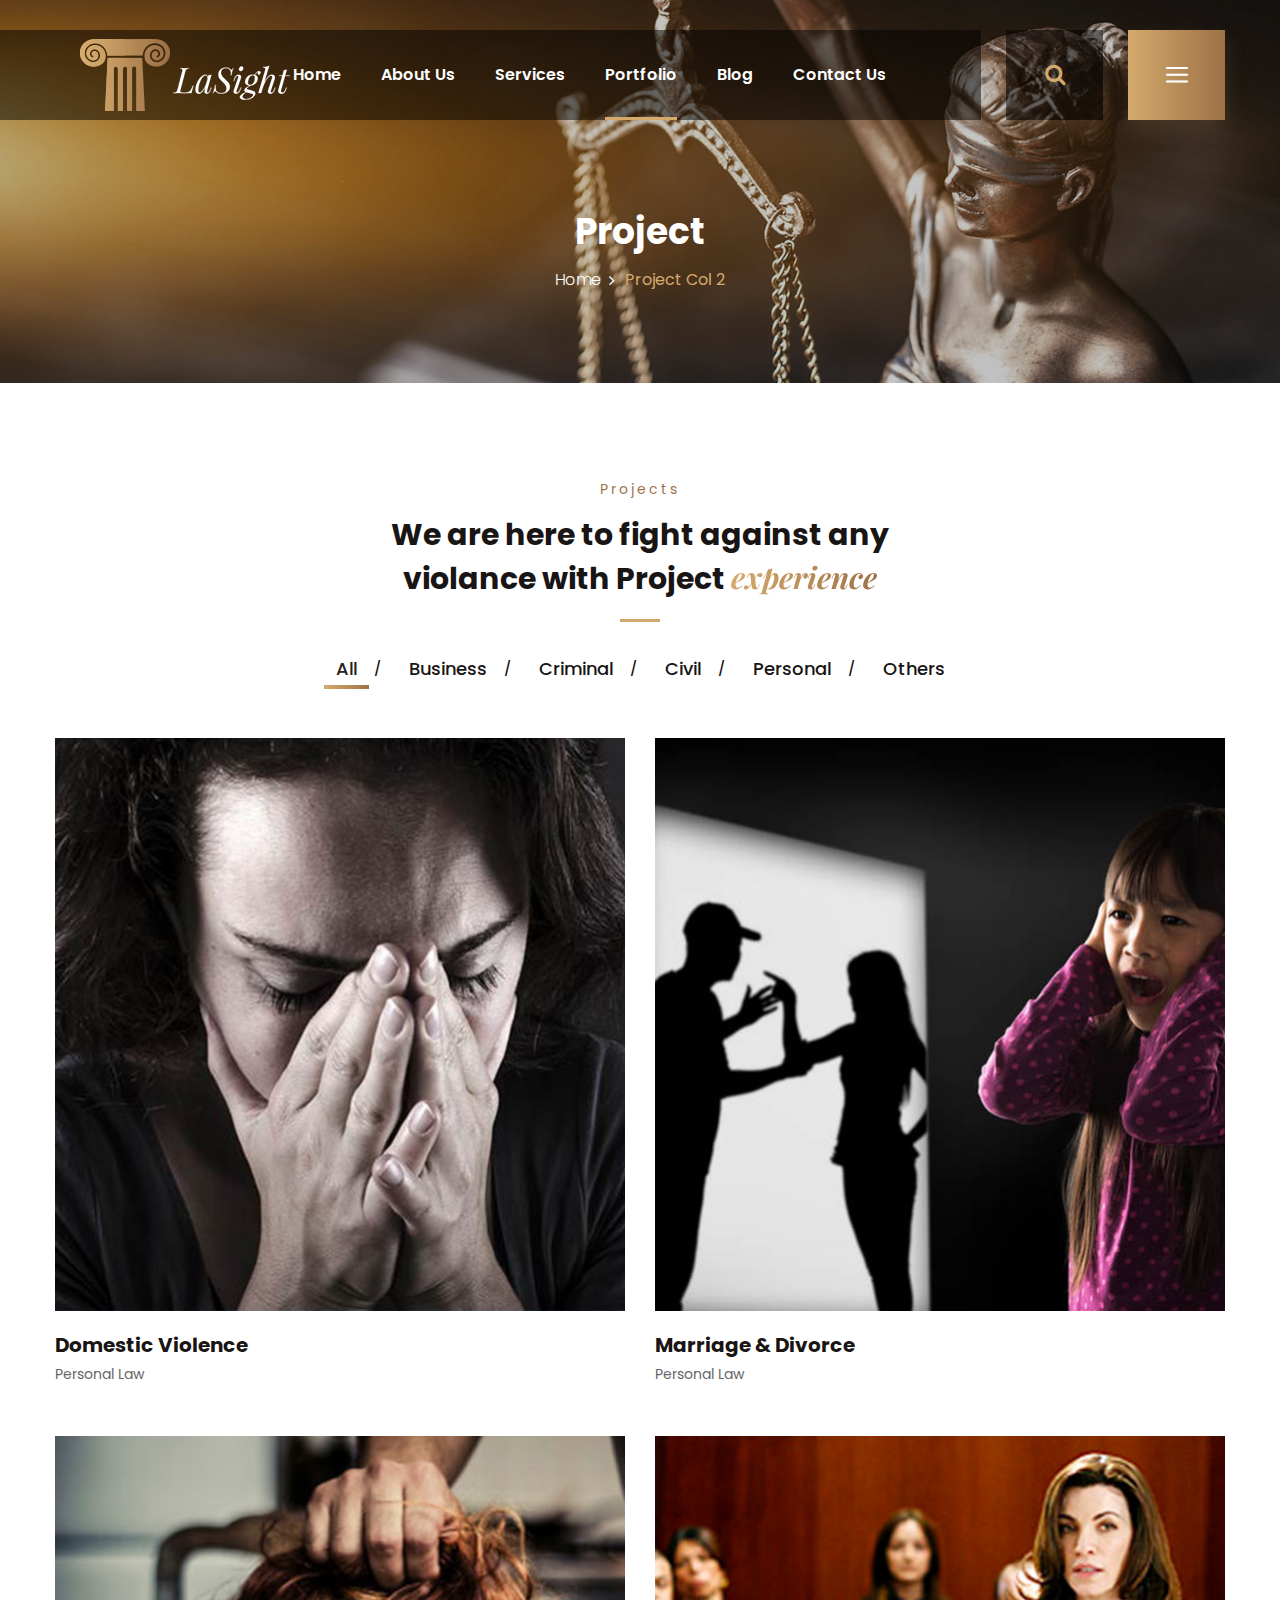
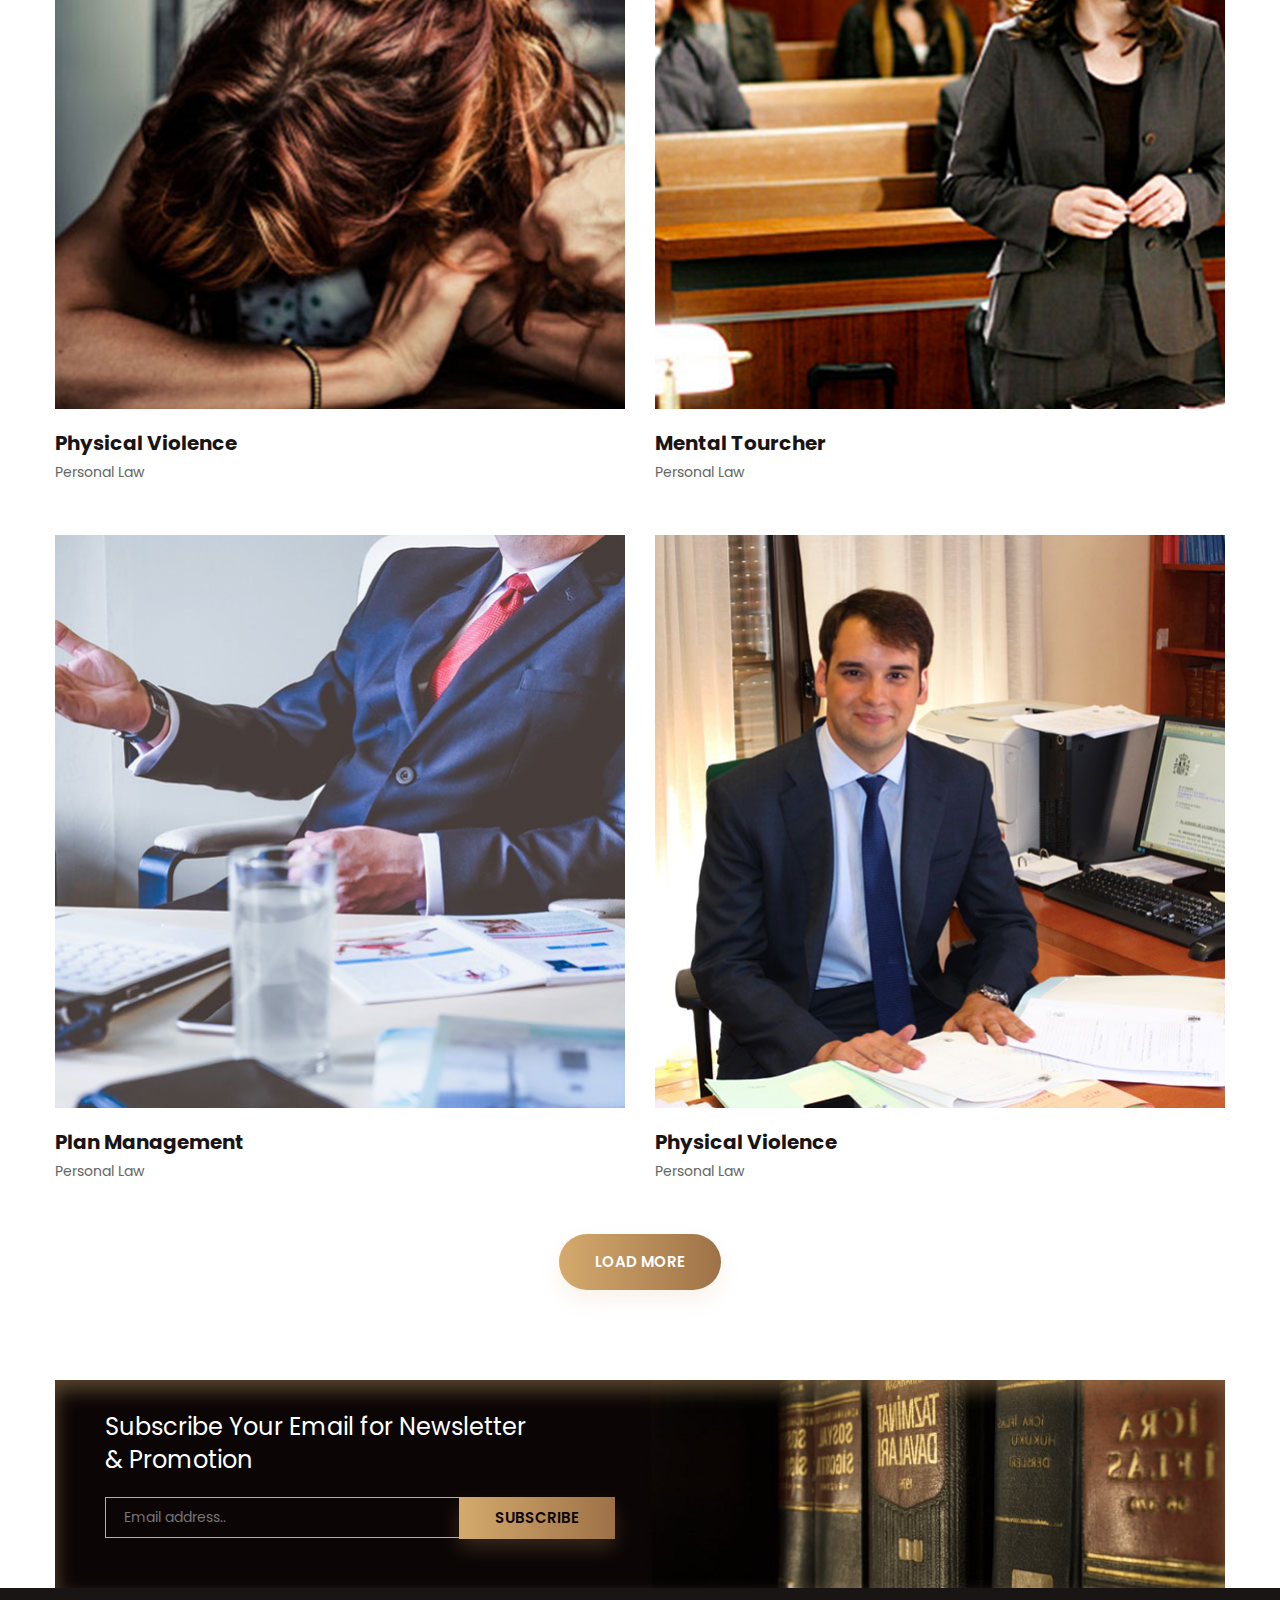
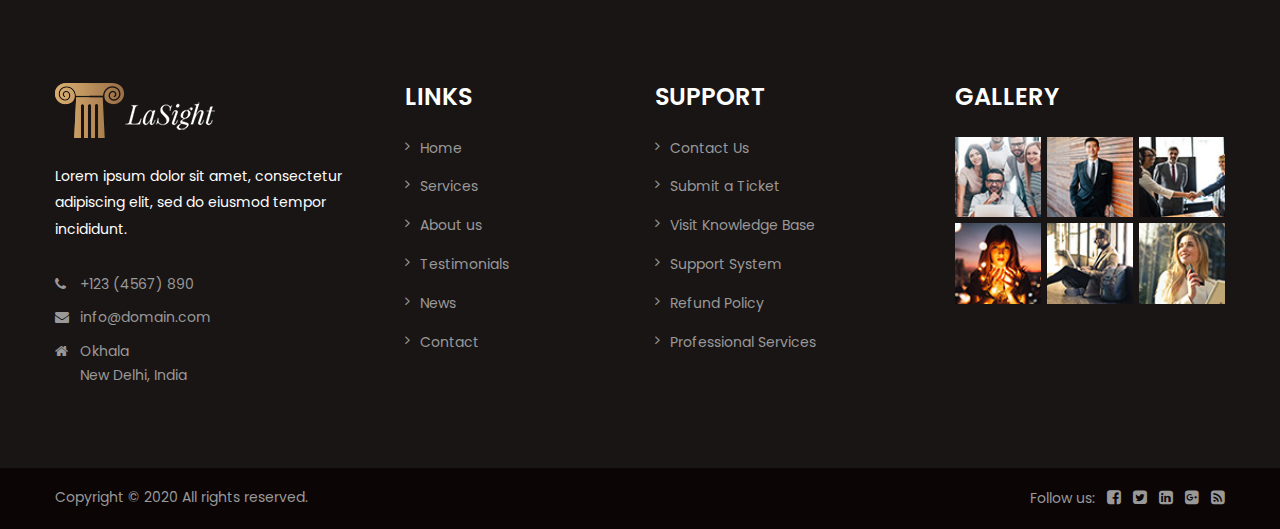
<file: portfolio-2-column.html>
<!DOCTYPE html>
<html>
<head>
<meta charset="utf-8">
<meta name="description" content="Law Lawyer Law Office - Law  HTML Template">
<meta name="keywords" content="advocate, attorney, attorney website, attorneys, barrister, business, corporate, law, law firm, law office, lawyer, lawyer theme, legal blog, legal services, notary">
<meta name="author" content="">
<title>LaSight Law HTML Template | Portfolio 2 Column</title>
<!-- Stylesheets -->
<link href="css/bootstrap.css" rel="stylesheet">
<link href="css/main.css" rel="stylesheet">
<link href="css/font-awesome.css" rel="stylesheet">
<link href="css/flaticon.css" rel="stylesheet">
<link href="css/animate.css" rel="stylesheet">
<link href="css/owl.css" rel="stylesheet">
<link href="css/jquery-ui.css" rel="stylesheet">
<link href="css/animation.css" rel="stylesheet">
<link href="css/jquery.fancybox.min.css" rel="stylesheet">
<link href="css/jquery.mCustomScrollbar.min.css" rel="stylesheet">
<link href="css/responsive.css" rel="stylesheet">
<link rel="shortcut icon" href="images/favicon.png" type="image/x-icon">
<link rel="icon" href="images/favicon.png" type="image/x-icon">
<meta http-equiv="X-UA-Compatible" content="IE=edge">
<meta name="viewport" content="width=device-width, initial-scale=1.0, maximum-scale=1.0, user-scalable=0">
</head>

<body>

<div class="page-wrapper">
 	
    <!-- Preloader -->
    <div class="preloader"></div>
 	
    <!-- Main Header-->
    <header class="main-header">
    	
    	<!--Header-Upper-->
        <div class="header-upper">
        	<div class="container">
            	<div class="clearfix">
                	
					<div class="pull-left logo-box">
					<div class="logo"><a href="index.html"><img src="images/logo.png" alt="" title=""></a></div>
					</div>
					<div class="nav-outer clearfix">
					<!-- Main Menu -->
					<nav class="main-menu navbar-expand-md">
					<div class="navbar-header">
					<button class="navbar-toggler" type="button" data-toggle="collapse" data-target="#navbarSupportedContent" aria-controls="navbarSupportedContent" aria-expanded="false" aria-label="Toggle navigation">
					<span class="icon-bar"></span>
					<span class="icon-bar"></span>
					<span class="icon-bar"></span>
					</button>
					</div>

					<div class="navbar-collapse collapse clearfix" id="navbarSupportedContent">
					<ul class="navigation clearfix">
					<li class="dropdown"><a href="#">Home</a>
					<ul>
					<li><a href="index.html">Home Page 01</a></li>
					<li><a href="index-2.html">Home Page 02</a></li>
					</ul>
					</li>
					<li class="dropdown"><a href="#">About Us</a>
					<ul>
					<li><a href="about.html">About Us</a></li>
					<li><a href="testimonial.html">Testimonial</a></li>
					</ul>
					</li>
					<li class="dropdown"><a href="#">Services</a>
					<ul>
					<li><a href="services.html">Services</a></li>
					<li><a href="services-detail.html">Services Detail</a></li>
					</ul>
					</li>
					<li></li>
					<li class="current dropdown"><a href="#">Portfolio</a>
					<ul>
					<li><a href="portfolio-2-column.html">Portfolio Two Column</a></li>
					<li><a href="portfolio-masonry.html">Portfolio Masonry</a></li>
					<li><a href="portfolio-single.html">Portfolio Single</a></li>
					</ul>
					</li>
					<li class="dropdown"><a href="#">Blog</a>
					<ul>
					<li><a href="blog-list.html">Blog List</a></li>
					<li><a href="blog-single.html">Blog Single</a></li>
					</ul>
					</li>
					<li><a href="contact.html">Contact us</a></li>
					</ul>
					</div>

					</nav>

					<div class="outer-box">

					<!--Search Box-->
					<div class="search-box-outer">
					<div class="dropdown">
					<button class="search-box-btn dropdown-toggle" type="button" id="dropdownMenu1" data-toggle="dropdown" aria-haspopup="true" aria-expanded="false"><span class="fa fa-search"></span></button>
					<ul class="dropdown-menu pull-right search-panel" aria-labelledby="dropdownMenu1">
					<li class="panel-outer">
					<div class="form-container">
					<form method="post" action="">
					<div class="form-group">
					<input type="search" name="field-name" value="" placeholder="Search Here" required>
					<button type="submit" class="search-btn"><span class="fa fa-search"></span></button>
					</div>
					</form>
					</div>
					</li>
					</ul>
					</div>
					</div>

					<!--Nav Toggler-->
					<div class="nav-toggler"><div class="nav-btn hidden-bar-opener"><span class="flaticon-menu"></span></div></div>
					</div>

					</div>
                   
                </div>
            </div>
        </div>
        <!--End Header Upper-->
        
		<!--Sticky Header-->
        <div class="sticky-header">
        	<div class="container clearfix">
            	<!--Logo-->
            	<div class="logo pull-left">
                	<a href="index.html" class="img-responsive"><img src="images/logo-small.png" alt="" title=""></a>
                </div>
                
                <!--Right Col-->
                <div class="right-col pull-right">
					<!-- Main Menu -->
					<nav class="main-menu navbar-expand-md">
					<button class="navbar-toggler" type="button" data-toggle="collapse" data-target="#navbarSupportedContent1" aria-controls="navbarSupportedContent1" aria-expanded="false" aria-label="Toggle navigation">
					<span class="icon-bar"></span>
					<span class="icon-bar"></span>
					<span class="icon-bar"></span>
					</button>

					<div class="navbar-collapse collapse clearfix" id="navbarSupportedContent1">
					<ul class="navigation clearfix">
					<li class="dropdown"><a href="#">Home</a>
					<ul>
					<li><a href="index.html">Home Page 01</a></li>
					<li><a href="index-2.html">Home Page 02</a></li>
					</ul>
					</li>
					<li class="dropdown"><a href="#">About Us</a>
					<ul>
					<li><a href="about.html">About Us</a></li>
					<li><a href="testimonial.html">Testimonial</a></li>
					</ul>
					</li>
					<li class="dropdown"><a href="#">Services</a>
					<ul>
					<li><a href="services.html">Services</a></li>
					<li><a href="services-detail.html">Services Detail</a></li>
					</ul>
					</li>
					<li></li>
					<li class="current dropdown"><a href="#">Portfolio</a>
					<ul>
					<li><a href="portfolio-2-column.html">Portfolio Two Column</a></li>
					<li><a href="portfolio-masonry.html">Portfolio Masonry</a></li>
					<li><a href="portfolio-single.html">Portfolio Single</a></li>
					</ul>
					</li>
					<li class="dropdown"><a href="#">Blog</a>
					<ul>
					<li><a href="blog-list.html">Blog List</a></li>
					<li><a href="blog-single.html">Blog Single</a></li>
					</ul>
					</li>
					<li><a href="contact.html">Contact us</a></li>
					</ul>
					</div>
					</nav><!-- Main Menu End-->
                </div>
                
            </div>
        </div>
        <!--End Sticky Header-->
		
    </header>
    <!--End Main Header -->
	
	<!--Form Back Drop-->
    <div class="form-back-drop"></div>
	
    <!-- Hidden Navigation Bar -->
	<section class="hidden-bar right-align">
		<div class="hidden-bar-closer">
		<button><span class="fa fa-remove"></span></button>
		</div>
		<!-- Hidden Bar Wrapper -->
		<div class="hidden-bar-wrapper">
		<div class="inner-box">
		<div class="logo">
		<a href="index.html"><img src="images/sidebar-logo.png" alt="" /></a>
		</div>
		<div class="text">Lorem ipsum, or lipsum as it is sometimes the known, is dummy text used in laying out print, graphic or web designs. The passage</div>
		<!-- List Style Four -->
		<ul class="list-style-four">
		<li><span class="icon flaticon-house"></span> <strong>Okhala </strong> New Delhi, India</li>
		<li><span class="icon flaticon-phone-call"></span> <strong>Call us!</strong>124-3254-325</li>
		<li><span class="icon flaticon-talk"></span><strong>Mail address</strong>info@domain.com</li>
		</ul>
		<div class="lower-box">
		<!-- Social Icons -->
		<ul class="social-icons">
		<li class="facebook"><a href="#"><span class="fa fa-facebook"></span></a></li>
		<li class="twitter"><a href="#"><span class="fa fa-twitter"></span></a></li>
		<li class="pinterest"><a href="#"><span class="fa fa-pinterest-p"></span></a></li>
		<li class="vimeo"><a href="#"><span class="fa fa-vimeo"></span></a></li>
		</ul>
		<a href="#" class="theme-btn buy-btn"> LaSight today!</a>
		</div>
		</div>
		</div><!-- / Hidden Bar Wrapper -->
	</section>
	<!-- End / Hidden Bar -->
	
	<!--Page Title-->
    <section class="page-title" style="background-image:url(images/background/4.jpg)">
    	<div class="container">
			<div class="content">
				<h1>Project</h1>
				<ul class="page-breadcrumb">
					<li><a href="index.html">Home</a></li>
					<li>Project Col 2</li>
				</ul>
			</div>
        </div>
    </section>
    <!--End Page Title-->
	
	<!-- Portfolio Section Two -->
	<section class="portfolio-section-two">
		<div class="container">
			<!-- Sec Title -->
			<div class="section-title centered">
				<div class="title">Projects</div>
				<h3>We are here to fight against any <br> violance with Project <span>experience</span></h3>
			</div>
			
			<!--MixitUp Galery-->
            <div class="mixitup-gallery">
                
                <!--Filter-->
                <div class="filters clearfix">
                	
                	<ul class="filter-tabs filter-btns text-center clearfix">
                        <li class="active filter" data-role="button" data-filter="all">All</li>
                        <li class="filter" data-role="button" data-filter=".business">Business</li>
                        <li class="filter" data-role="button" data-filter=".criminal">Criminal</li>
                        <li class="filter" data-role="button" data-filter=".civil">Civil</li>
                        <li class="filter" data-role="button" data-filter=".personal">Personal</li>
						<li class="filter" data-role="button" data-filter=".others">Others</li>
                    </ul>
                    
                </div>
                
                <div class="filter-list row clearfix">
					
					<!-- Portfolio Block Two -->
					<div class="portfolio-block-two mix civil col-lg-6 col-md-6 col-sm-12">
						<div class="inner-box">
							<div class="image">
								<img src="images/gallery/6.jpg" alt="" />
								<div class="overlay-box">
									<a href="images/gallery/6.jpg" data-fancybox="gallery-1" data-caption="" class="plus flaticon-plus"></a>
								</div>
							</div>
							<div class="lower-content">
								<h5><a href="portfolio-single.html">Domestic Violence</a></h5>
								<div class="designation">Personal Law</div>
							</div>
						</div>
					</div>
					
					<!-- Portfolio Block Two -->
					<div class="portfolio-block-two mix criminal others col-lg-6 col-md-6 col-sm-12">
						<div class="inner-box">
							<div class="image">
								<img src="images/gallery/7.jpg" alt="" />
								<div class="overlay-box">
									<a href="images/gallery/7.jpg" data-fancybox="gallery-1" data-caption="" class="plus flaticon-plus"></a>
								</div>
							</div>
							<div class="lower-content">
								<h5><a href="portfolio-single.html">Marriage & Divorce</a></h5>
								<div class="designation">Personal Law</div>
							</div>
						</div>
					</div>
					
					<!-- Portfolio Block Two -->
					<div class="portfolio-block-two mix civil business col-lg-6 col-md-6 col-sm-12">
						<div class="inner-box">
							<div class="image">
								<img src="images/gallery/8.jpg" alt="" />
								<div class="overlay-box">
									<a href="images/gallery/8.jpg" data-fancybox="gallery-1" data-caption="" class="plus flaticon-plus"></a>
								</div>
							</div>
							<div class="lower-content">
								<h5><a href="portfolio-single.html">Physical Violence</a></h5>
								<div class="designation">Personal Law</div>
							</div>
						</div>
					</div>
					
					<!-- Portfolio Block Two -->
					<div class="portfolio-block-two mix criminal personal col-lg-6 col-md-6 col-sm-12">
						<div class="inner-box">
							<div class="image">
								<img src="images/gallery/9.jpg" alt="" />
								<div class="overlay-box">
									<a href="images/gallery/9.jpg" data-fancybox="gallery-1" data-caption="" class="plus flaticon-plus"></a>
								</div>
							</div>
							<div class="lower-content">
								<h5><a href="portfolio-single.html">Mental Tourcher</a></h5>
								<div class="designation">Personal Law</div>
							</div>
						</div>
					</div>
					
					<!-- Portfolio Block Two -->
					<div class="portfolio-block-two mix business criminal col-lg-6 col-md-6 col-sm-12">
						<div class="inner-box">
							<div class="image">
								<img src="images/gallery/10.jpg" alt="" />
								<div class="overlay-box">
									<a href="images/gallery/10.jpg" data-fancybox="gallery-1" data-caption="" class="plus flaticon-plus"></a>
								</div>
							</div>
							<div class="lower-content">
								<h5><a href="portfolio-single.html">Plan Management</a></h5>
								<div class="designation">Personal Law</div>
							</div>
						</div>
					</div>
					
					<!-- Portfolio Block Two -->
					<div class="portfolio-block-two mix civil personal business col-lg-6 col-md-6 col-sm-12">
						<div class="inner-box">
							<div class="image">
								<img src="images/gallery/11.jpg" alt="" />
								<div class="overlay-box">
									<a href="images/gallery/11.jpg" data-fancybox="gallery-1" data-caption="" class="plus flaticon-plus"></a>
								</div>
							</div>
							<div class="lower-content">
								<h5><a href="portfolio-single.html">Physical Violence</a></h5>
								<div class="designation">Personal Law</div>
							</div>
						</div>
					</div>
					
				</div>
			</div>
		
			<!-- Button Box -->
			<div class="button-box text-center">
				<a href="#" class="theme-btn btn-style-one">Load More</a>
			</div>
		
		</div>
	</section>
	
	<!-- Subscribe Section -->
	<section class="subscribe-section">
		<div class="container">
			<div class="inner-container" style="background-image: url(images/background/3.jpg)">
				<h2>Subscribe Your Email for Newsletter <br> & Promotion</h2>
				<!-- Subscribe Form -->
				<div class="subscribe-form">
					<form method="post" action="">
						<div class="form-group">
							<input type="email" name="email" value="" placeholder="Email address.." required>
							<button type="submit" class="theme-btn subscribe-btn">Subscribe</button>
						</div>
					</form>
				</div>
			</div>
		</div>
	</section>
	<!-- End Subscribe Section -->
	
	<!--Main Footer-->
    <footer class="main-footer">
    	<div class="container">
        	<!--Widgets Section-->
            <div class="widgets-section">
            	<div class="row clearfix">
                	
                    <!--Column-->
                    <div class="big-column col-lg-6 col-md-12 col-sm-12">
						<div class="row clearfix">
						
                        	<!--Footer Column-->
                            <div class="footer-column col-lg-7 col-md-6 col-sm-12">
                                <div class="footer-widget logo-widget">
									<div class="logo">
										<a href="index.html"><img src="images/footer-logo.png" alt="" /></a>
									</div>
									<div class="text">Lorem ipsum dolor sit amet, consectetur adipiscing elit, sed do eiusmod tempor incididunt.</div>
									<ul class="list-style-three">
										<li><span class="icon fa fa-phone"></span> +123 (4567) 890</li>
										<li><span class="icon fa fa-envelope"></span> info@domain.com</li>
										<li><span class="icon fa fa-home"></span>Okhala <br> New Delhi, India</li>
									</ul>
								</div>
							</div>
							
							<!--Footer Column-->
                            <div class="footer-column col-lg-5 col-md-6 col-sm-12">
                                <div class="footer-widget links-widget">
									<h4>Links</h4>
									<ul class="list-link">
										<li><a href="#">Home</a></li>
										<li><a href="#">Services</a></li>
										<li><a href="#">About us</a></li>
										<li><a href="#">Testimonials</a></li>
										<li><a href="#">News</a></li>
										<li><a href="#">Contact</a></li>
									</ul>
								</div>
							</div>

						</div>
					</div>
					
					<!--Column-->
                    <div class="big-column col-lg-6 col-md-12 col-sm-12">
						<div class="row clearfix">
						
                        	<!--Footer Column-->
                            <div class="footer-column col-lg-6 col-md-6 col-sm-12">
                                <div class="footer-widget links-widget">
									<h4>Support</h4>
									<ul class="list-link">
										<li><a href="#">Contact Us</a></li>
										<li><a href="#">Submit a Ticket</a></li>
										<li><a href="#">Visit Knowledge Base</a></li>
										<li><a href="#">Support System</a></li>
										<li><a href="#">Refund Policy</a></li>
										<li><a href="#">Professional Services</a></li>
									</ul>
								</div>
							</div>
							
							<!--Footer Column-->
                            <div class="footer-column col-lg-6 col-md-6 col-sm-12">
                                <div class="footer-widget gallery-widget">
									<h4>Gallery</h4>
									<div class="widget-content">
										<div class="images-outer clearfix">
											<!--Image Box-->
											<figure class="image-box"><a href="images/gallery/1.jpg" class="lightbox-image" data-fancybox="footer-gallery" title="Image Title Here" data-fancybox-group="footer-gallery"><img src="images/gallery/footer-gallery-thumb-1.jpg" alt=""></a></figure>
											<!--Image Box-->
											<figure class="image-box"><a href="images/gallery/2.jpg" class="lightbox-image" data-fancybox="footer-gallery" title="Image Title Here" data-fancybox-group="footer-gallery"><img src="images/gallery/footer-gallery-thumb-2.jpg" alt=""></a></figure>
											<!--Image Box-->
											<figure class="image-box"><a href="images/gallery/3.jpg" class="lightbox-image" data-fancybox="footer-gallery" title="Image Title Here" data-fancybox-group="footer-gallery"><img src="images/gallery/footer-gallery-thumb-3.jpg" alt=""></a></figure>
											<!--Image Box-->
											<figure class="image-box"><a href="images/gallery/4.jpg" class="lightbox-image" data-fancybox="footer-gallery" title="Image Title Here" data-fancybox-group="footer-gallery"><img src="images/gallery/footer-gallery-thumb-4.jpg" alt=""></a></figure>
											<!--Image Box-->
											<figure class="image-box"><a href="images/gallery/5.jpg" class="lightbox-image" data-fancybox="footer-gallery" title="Image Title Here" data-fancybox-group="footer-gallery"><img src="images/gallery/footer-gallery-thumb-5.jpg" alt=""></a></figure>
											<!--Image Box-->
											<figure class="image-box"><a href="images/gallery/6.jpg" class="lightbox-image" data-fancybox="footer-gallery" title="Image Title Here" data-fancybox-group="footer-gallery"><img src="images/gallery/footer-gallery-thumb-6.jpg" alt=""></a></figure>
										</div>
									</div>
								</div>
							</div>
							
						</div>
					</div>
					
				</div>
			</div>
		</div>
		<!-- Footer Bottom -->
		<div class="footer-bottom">
			<div class="container">
				<div class="row clearfix">
					
					<!-- Copyright Column -->
					<div class="copyright-column col-lg-6 col-md-6 col-sm-12">
						<div class="copyright">Copyright &copy; 2020 All rights reserved. </div>
					</div>
					
					<!-- Social Column -->
					<div class="social-column col-lg-6 col-md-6 col-sm-12">
						<ul>
							<li class="follow">Follow us: </li>
							<li><a href="#"><span class="fa fa-facebook-square"></span></a></li>
							<li><a href="#"><span class="fa fa-twitter-square"></span></a></li>
							<li><a href="#"><span class="fa fa-linkedin-square"></span></a></li>
							<li><a href="#"><span class="fa fa-google-plus-square"></span></a></li>
							<li><a href="#"><span class="fa fa-rss-square"></span></a></li>
						</ul>
					</div>
					
				</div>
			</div>
		</div>
	</footer>
	
</div>
<!--End pagewrapper-->

<!--Scroll to top-->
<div class="scroll-to-top scroll-to-target" data-target="html"><span class="fa fa-arrow-circle-up"></span></div>

<script src="js/jquery.js"></script>
<script src="js/popper.min.js"></script>
<script src="js/bootstrap.min.js"></script>
<script src="js/jquery.mCustomScrollbar.concat.min.js"></script>
<script src="js/jquery.fancybox.js"></script>
<script src="js/appear.js"></script>
<script src="js/owl.js"></script>
<script src="js/wow.js"></script>
<script src="js/mixitup.js"></script>
<script src="js/jquery-ui.js"></script>
<script src="js/script.js"></script>

</body>
</html>
</file>
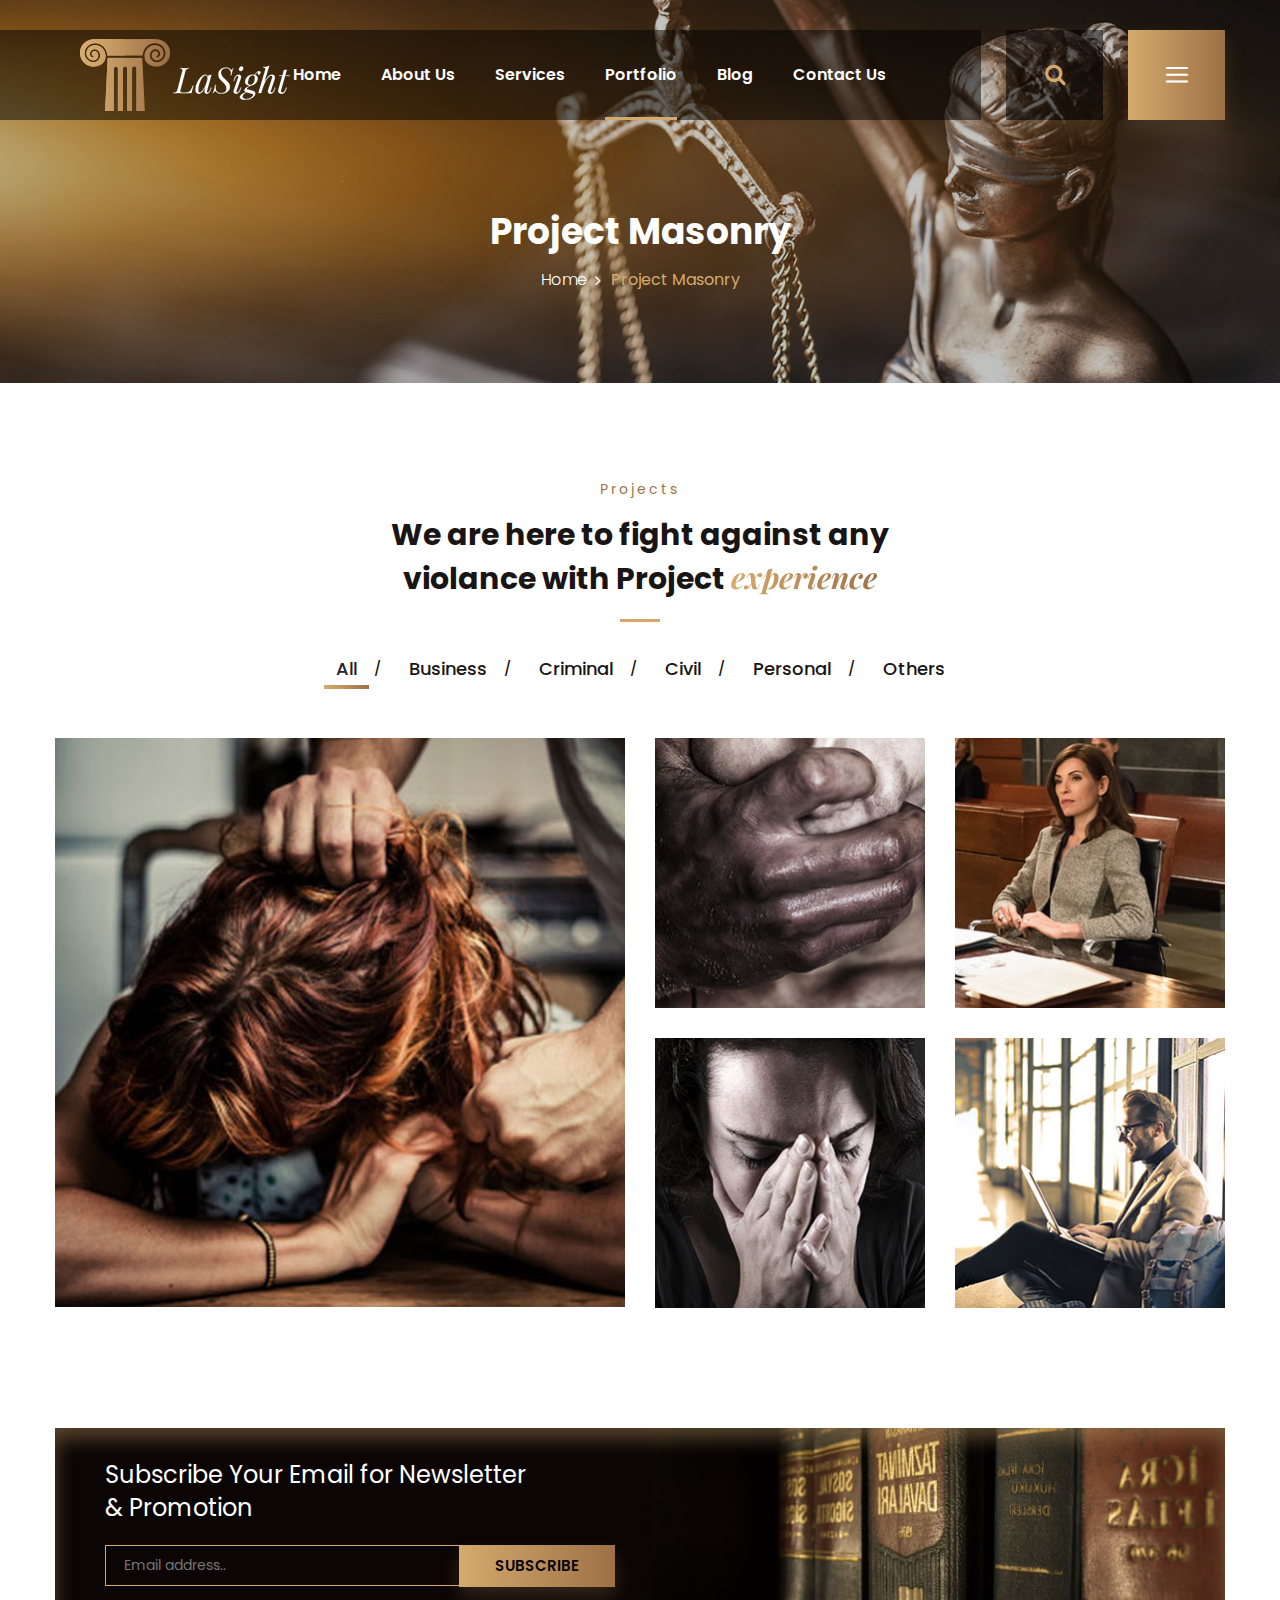
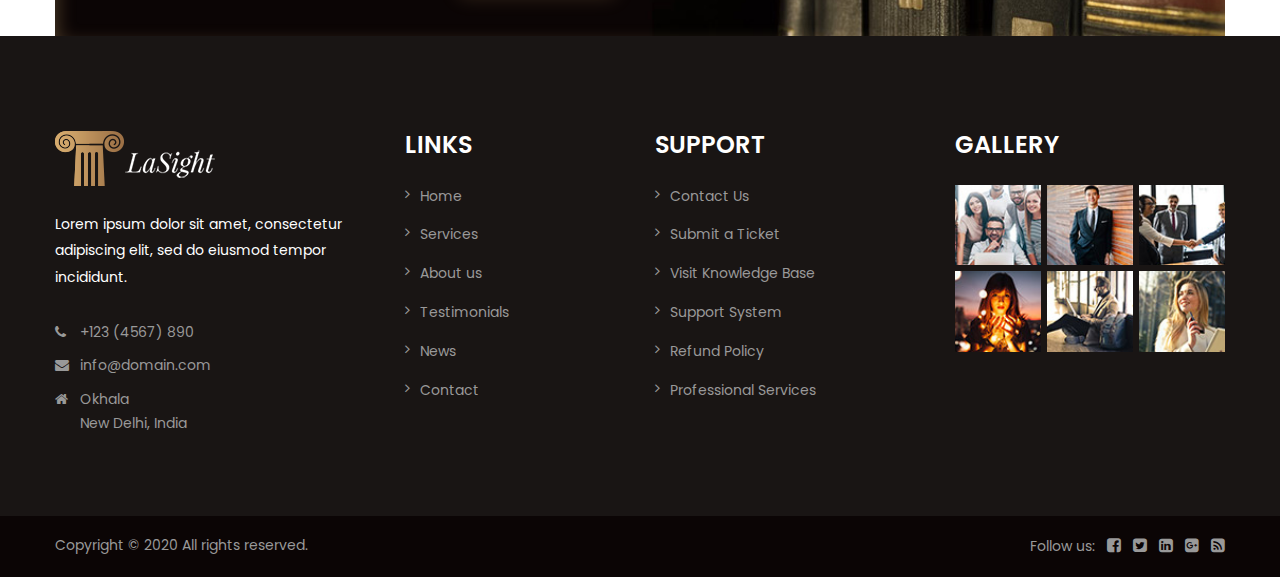
<file: portfolio-masonry.html>
<!DOCTYPE html>
<html>
<head>
<meta charset="utf-8">
<meta name="description" content="Law Lawyer Law Office - Law  HTML Template">
<meta name="keywords" content="advocate, attorney, attorney website, attorneys, barrister, business, corporate, law, law firm, law office, lawyer, lawyer theme, legal blog, legal services, notary">
<meta name="author" content="">
<title>LaSight Law HTML Template | Portfolio Masonry</title>
<!-- Stylesheets -->
<link href="css/bootstrap.css" rel="stylesheet">
<link href="css/main.css" rel="stylesheet">
<link href="css/font-awesome.css" rel="stylesheet">
<link href="css/flaticon.css" rel="stylesheet">
<link href="css/animate.css" rel="stylesheet">
<link href="css/owl.css" rel="stylesheet">
<link href="css/jquery-ui.css" rel="stylesheet">
<link href="css/animation.css" rel="stylesheet">
<link href="css/jquery.fancybox.min.css" rel="stylesheet">
<link href="css/jquery.mCustomScrollbar.min.css" rel="stylesheet">
<link href="css/responsive.css" rel="stylesheet">
<link rel="shortcut icon" href="images/favicon.png" type="image/x-icon">
<link rel="icon" href="images/favicon.png" type="image/x-icon">
<meta http-equiv="X-UA-Compatible" content="IE=edge">
<meta name="viewport" content="width=device-width, initial-scale=1.0, maximum-scale=1.0, user-scalable=0">
</head>

<body>

<div class="page-wrapper">
 	
    <!-- Preloader -->
    <div class="preloader"></div>
 	
    <!-- Main Header-->
    <header class="main-header">
    	
    	<!--Header-Upper-->
        <div class="header-upper">
			<div class="container">
			<div class="clearfix">

			<div class="pull-left logo-box">
			<div class="logo"><a href="index.html"><img src="images/logo.png" alt="" title=""></a></div>
			</div>

			<div class="nav-outer clearfix">

			<!-- Main Menu -->
			<nav class="main-menu navbar-expand-md">
			<div class="navbar-header">
			<button class="navbar-toggler" type="button" data-toggle="collapse" data-target="#navbarSupportedContent" aria-controls="navbarSupportedContent" aria-expanded="false" aria-label="Toggle navigation">
			<span class="icon-bar"></span>
			<span class="icon-bar"></span>
			<span class="icon-bar"></span>
			</button>
			</div>

			<div class="navbar-collapse collapse clearfix" id="navbarSupportedContent">
			<ul class="navigation clearfix">
			<li class="dropdown"><a href="#">Home</a>
			<ul>
			<li><a href="index.html">Home Page 01</a></li>
			<li><a href="index-2.html">Home Page 02</a></li>
			</ul>
			</li>
			<li class="dropdown"><a href="#">About Us</a>
			<ul>
			<li><a href="about.html">About Us</a></li>
			<li><a href="testimonial.html">Testimonial</a></li>
			</ul>
			</li>
			<li class="dropdown"><a href="#">Services</a>
			<ul>
			<li><a href="services.html">Services</a></li>
			<li><a href="services-detail.html">Services Detail</a></li>
			</ul>
			</li>
			<li></li>
			<li class="current dropdown"><a href="#">Portfolio</a>
			<ul>
			<li><a href="portfolio-2-column.html">Portfolio Two Column</a></li>
			<li><a href="portfolio-masonry.html">Portfolio Masonry</a></li>
			<li><a href="portfolio-single.html">Portfolio Single</a></li>
			</ul>
			</li>
			<li class="dropdown"><a href="#">Blog</a>
			<ul>
			<li><a href="blog-list.html">Blog List</a></li>
			<li><a href="blog-single.html">Blog Single</a></li>
			</ul>
			</li>
			<li><a href="contact.html">Contact us</a></li>
			</ul>
			</div>

			</nav>

			<div class="outer-box">

			<!--Search Box-->
			<div class="search-box-outer">
			<div class="dropdown">
			<button class="search-box-btn dropdown-toggle" type="button" id="dropdownMenu1" data-toggle="dropdown" aria-haspopup="true" aria-expanded="false"><span class="fa fa-search"></span></button>
			<ul class="dropdown-menu pull-right search-panel" aria-labelledby="dropdownMenu1">
			<li class="panel-outer">
			<div class="form-container">
			<form method="post" action="">
			<div class="form-group">
			<input type="search" name="field-name" value="" placeholder="Search Here" required>
			<button type="submit" class="search-btn"><span class="fa fa-search"></span></button>
			</div>
			</form>
			</div>
			</li>
			</ul>
			</div>
			</div>

			<!--Nav Toggler-->
			<div class="nav-toggler"><div class="nav-btn hidden-bar-opener"><span class="flaticon-menu"></span></div></div>
			</div>

			</div>

			</div>
			</div>
			</div>
			<!--End Header Upper-->

			<!--Sticky Header-->
			<div class="sticky-header">
			<div class="container clearfix">
			<!--Logo-->
			<div class="logo pull-left">
			<a href="index.html" class="img-responsive"><img src="images/logo-small.png" alt="" title=""></a>
			</div>

			<!--Right Col-->
			<div class="right-col pull-right">
			<!-- Main Menu -->
			<nav class="main-menu navbar-expand-md">
			<button class="navbar-toggler" type="button" data-toggle="collapse" data-target="#navbarSupportedContent1" aria-controls="navbarSupportedContent1" aria-expanded="false" aria-label="Toggle navigation">
			<span class="icon-bar"></span>
			<span class="icon-bar"></span>
			<span class="icon-bar"></span>
			</button>

			<div class="navbar-collapse collapse clearfix" id="navbarSupportedContent1">
			<ul class="navigation clearfix">
			<li class="dropdown"><a href="#">Home</a>
			<ul>
			<li><a href="index.html">Home Page 01</a></li>
			<li><a href="index-2.html">Home Page 02</a></li>
			</ul>
			</li>
			<li class="dropdown"><a href="#">About Us</a>
			<ul>
			<li><a href="about.html">About Us</a></li>
			<li><a href="testimonial.html">Testimonial</a></li>
			</ul>
			</li>
			<li class="dropdown"><a href="#">Services</a>
			<ul>
			<li><a href="services.html">Services</a></li>
			<li><a href="services-detail.html">Services Detail</a></li>
			</ul>
			</li>
			<li></li>
			<li class="current dropdown"><a href="#">Portfolio</a>
			<ul>
			<li><a href="portfolio-2-column.html">Portfolio Two Column</a></li>
			<li><a href="portfolio-masonry.html">Portfolio Masonry</a></li>
			<li><a href="portfolio-single.html">Portfolio Single</a></li>
			</ul>
			</li>
			<li class="dropdown"><a href="#">Blog</a>
			<ul>
			<li><a href="blog-list.html">Blog List</a></li>
			<li><a href="blog-single.html">Blog Single</a></li>
			</ul>
			</li>
			<li><a href="contact.html">Contact us</a></li>
			</ul>
			</div>
			</nav><!-- Main Menu End-->
			</div>

			</div>
        </div>
        <!--End Sticky Header-->
		
    </header>
    <!--End Main Header -->
	
	<!--Form Back Drop-->
    <div class="form-back-drop"></div>
	
    <!-- Hidden Navigation Bar -->
	<section class="hidden-bar right-align">
		<div class="hidden-bar-closer">
		<button><span class="fa fa-remove"></span></button>
		</div>
		<!-- Hidden Bar Wrapper -->
		<div class="hidden-bar-wrapper">
		<div class="inner-box">
		<div class="logo">
		<a href="index.html"><img src="images/sidebar-logo.png" alt="" /></a>
		</div>
		<div class="text">Lorem ipsum, or lipsum as it is sometimes the known, is dummy text used in laying out print, graphic or web designs. The passage</div>
		<!-- List Style Four -->
		<ul class="list-style-four">
		<li><span class="icon flaticon-house"></span> <strong>Collins Street</strong>West Victoria 8007 Australia</li>
		<li><span class="icon flaticon-phone-call"></span> <strong>Call us!</strong>124-3254-325</li>
		<li><span class="icon flaticon-talk"></span><strong>Mail address</strong>info@domain.com</li>
		</ul>
		<div class="lower-box">
		<!-- Social Icons -->
		<ul class="social-icons">
		<li class="facebook"><a href="#"><span class="fa fa-facebook"></span></a></li>
		<li class="twitter"><a href="#"><span class="fa fa-twitter"></span></a></li>
		<li class="pinterest"><a href="#"><span class="fa fa-pinterest-p"></span></a></li>
		<li class="vimeo"><a href="#"><span class="fa fa-vimeo"></span></a></li>
		</ul>
		<a href="#" class="theme-btn buy-btn"> LaSight today!</a>
		</div>
		</div>
		</div><!-- / Hidden Bar Wrapper -->
	</section>
	<!-- End / Hidden Bar -->
	
	<!--Page Title-->
    <section class="page-title" style="background-image:url(images/background/4.jpg)">
    	<div class="container">
			<div class="content">
				<h1>Project Masonry</h1>
				<ul class="page-breadcrumb">
					<li><a href="index.html">Home</a></li>
					<li>Project Masonry</li>
				</ul>
			</div>
        </div>
    </section>
    <!--End Page Title-->
	
	<!-- Portfolio Section Two -->
	<section class="portfolio-section-two masonry-section">
		<div class="container">
			<!-- Sec Title -->
			<div class="section-title centered">
				<div class="title">Projects</div>
				<h3>We are here to fight against any <br> violance with Project <span>experience</span></h3>
			</div>
			
			<!--Isotope Galery-->
            <div class="sortable-masonry">
                
                <!--Filter-->
                <div class="filters clearfix">
                	
                	<ul class="filter-tabs filter-btns text-center clearfix">
                        <li class="active filter" data-role="button" data-filter=".all">All</li>
                        <li class="filter" data-role="button" data-filter=".business">Business</li>
                        <li class="filter" data-role="button" data-filter=".criminal">Criminal</li>
                        <li class="filter" data-role="button" data-filter=".civil">Civil</li>
                        <li class="filter" data-role="button" data-filter=".personal">Personal</li>
						<li class="filter" data-role="button" data-filter=".others">Others</li>
                    </ul>
                    
                </div>
                
                <div class="items-container row clearfix">
					
					<!-- Portfolio Block Three -->
					<div class="project-block-three masonry-item all criminal personal col-lg-6 col-md-12 col-sm-12">
						<div class="inner-box">
							<div class="image">
								<img src="images/gallery/12.jpg" alt="" />
								<div class="overlay-box">
									<div class="overlay-inner">
										<div class="title">Sustainability</div>
										<h5><a href="portfolio-single.html">Business Management</a></h5>
										<a href="images/gallery/12.jpg" data-fancybox="gallery-4" data-caption="" class="plus flaticon-plus"></a>
									</div>
								</div>
							</div>
						</div>
					</div>
					
					<!-- Portfolio Block Three -->
					<div class="project-block-three masonry-item all civil others business col-lg-3 col-md-6 col-sm-12">
						<div class="inner-box">
							<div class="image">
								<img src="images/gallery/13.jpg" alt="" />
								<div class="overlay-box">
									<div class="overlay-inner">
										<div class="title">Sustainability</div>
										<h5><a href="portfolio-single.html">Business Management</a></h5>
										<a href="images/gallery/13.jpg" data-fancybox="gallery-4" data-caption="" class="plus flaticon-plus"></a>
									</div>
								</div>
							</div>
						</div>
					</div>
					
					<!-- Portfolio Block Three -->
					<div class="project-block-three masonry-item all business insurance col-lg-3 col-md-6 col-sm-12">
						<div class="inner-box">
							<div class="image">
								<img src="images/gallery/14.jpg" alt="" />
								<div class="overlay-box">
									<div class="overlay-inner">
										<div class="title">Sustainability</div>
										<h5><a href="portfolio-single.html">Business Management</a></h5>
										<a href="images/gallery/14.jpg" data-fancybox="gallery-4" data-caption="" class="plus flaticon-plus"></a>
									</div>
								</div>
							</div>
						</div>
					</div>
					
					<!-- Portfolio Block Three -->
					<div class="project-block-three masonry-item all criminal others personal civil col-lg-3 col-md-6 col-sm-12">
						<div class="inner-box">
							<div class="image">
								<img src="images/gallery/15.jpg" alt="" />
								<div class="overlay-box">
									<div class="overlay-inner">
										<div class="title">Sustainability</div>
										<h5><a href="portfolio-single.html">Business Management</a></h5>
										<a href="images/gallery/15.jpg" data-fancybox="gallery-4" data-caption="" class="plus flaticon-plus"></a>
									</div>
								</div>
							</div>
						</div>
					</div>
					
					<!-- Portfolio Block Three -->
					<div class="project-block-three masonry-item all personal others criminal civil col-lg-3 col-md-6 col-sm-12">
						<div class="inner-box">
							<div class="image">
								<img src="images/gallery/16.jpg" alt="" />
								<div class="overlay-box">
									<div class="overlay-inner">
										<div class="title">Sustainability</div>
										<h5><a href="portfolio-single.html">Business Management</a></h5>
										<a href="images/gallery/16.jpg" data-fancybox="gallery-4" data-caption="" class="plus flaticon-plus"></a>
									</div>
								</div>
							</div>
						</div>
					</div>
					
				</div>
			</div>
			
		</div>
	</section>
	
	<!-- Subscribe Section -->
	<section class="subscribe-section">
		<div class="container">
			<div class="inner-container" style="background-image: url(images/background/3.jpg)">
				<h2>Subscribe Your Email for Newsletter <br> & Promotion</h2>
				<!-- Subscribe Form -->
				<div class="subscribe-form">
					<form method="post" action="">
						<div class="form-group">
							<input type="email" name="email" value="" placeholder="Email address.." required>
							<button type="submit" class="theme-btn subscribe-btn">Subscribe</button>
						</div>
					</form>
				</div>
			</div>
		</div>
	</section>
	<!-- End Subscribe Section -->
	
	<!--Main Footer-->
    <footer class="main-footer">
    	<div class="container">
        	<!--Widgets Section-->
            <div class="widgets-section">
            	<div class="row clearfix">
                	
                    <!--Column-->
                    <div class="big-column col-lg-6 col-md-12 col-sm-12">
						<div class="row clearfix">
						
                        	<!--Footer Column-->
                            <div class="footer-column col-lg-7 col-md-6 col-sm-12">
                                <div class="footer-widget logo-widget">
									<div class="logo">
										<a href="index.html"><img src="images/footer-logo.png" alt="" /></a>
									</div>
									<div class="text">Lorem ipsum dolor sit amet, consectetur adipiscing elit, sed do eiusmod tempor incididunt.</div>
									<ul class="list-style-three">
										<li><span class="icon fa fa-phone"></span> +123 (4567) 890</li>
										<li><span class="icon fa fa-envelope"></span> info@domain.com</li>
										<li><span class="icon fa fa-home"></span>Okhala <br>New Delhi, India</li>
									</ul>
								</div>
							</div>
							
							<!--Footer Column-->
                            <div class="footer-column col-lg-5 col-md-6 col-sm-12">
                                <div class="footer-widget links-widget">
									<h4>Links</h4>
									<ul class="list-link">
										<li><a href="#">Home</a></li>
										<li><a href="#">Services</a></li>
										<li><a href="#">About us</a></li>
										<li><a href="#">Testimonials</a></li>
										<li><a href="#">News</a></li>
										<li><a href="#">Contact</a></li>
									</ul>
								</div>
							</div>

						</div>
					</div>
					
					<!--Column-->
                    <div class="big-column col-lg-6 col-md-12 col-sm-12">
						<div class="row clearfix">
						
                        	<!--Footer Column-->
                            <div class="footer-column col-lg-6 col-md-6 col-sm-12">
                                <div class="footer-widget links-widget">
									<h4>Support</h4>
									<ul class="list-link">
										<li><a href="#">Contact Us</a></li>
										<li><a href="#">Submit a Ticket</a></li>
										<li><a href="#">Visit Knowledge Base</a></li>
										<li><a href="#">Support System</a></li>
										<li><a href="#">Refund Policy</a></li>
										<li><a href="#">Professional Services</a></li>
									</ul>
								</div>
							</div>
							
							<!--Footer Column-->
                            <div class="footer-column col-lg-6 col-md-6 col-sm-12">
                                <div class="footer-widget gallery-widget">
									<h4>Gallery</h4>
									<div class="widget-content">
										<div class="images-outer clearfix">
											<!--Image Box-->
											<figure class="image-box"><a href="images/gallery/1.jpg" class="lightbox-image" data-fancybox="footer-gallery" title="Image Title Here" data-fancybox-group="footer-gallery"><img src="images/gallery/footer-gallery-thumb-1.jpg" alt=""></a></figure>
											<!--Image Box-->
											<figure class="image-box"><a href="images/gallery/2.jpg" class="lightbox-image" data-fancybox="footer-gallery" title="Image Title Here" data-fancybox-group="footer-gallery"><img src="images/gallery/footer-gallery-thumb-2.jpg" alt=""></a></figure>
											<!--Image Box-->
											<figure class="image-box"><a href="images/gallery/3.jpg" class="lightbox-image" data-fancybox="footer-gallery" title="Image Title Here" data-fancybox-group="footer-gallery"><img src="images/gallery/footer-gallery-thumb-3.jpg" alt=""></a></figure>
											<!--Image Box-->
											<figure class="image-box"><a href="images/gallery/4.jpg" class="lightbox-image" data-fancybox="footer-gallery" title="Image Title Here" data-fancybox-group="footer-gallery"><img src="images/gallery/footer-gallery-thumb-4.jpg" alt=""></a></figure>
											<!--Image Box-->
											<figure class="image-box"><a href="images/gallery/5.jpg" class="lightbox-image" data-fancybox="footer-gallery" title="Image Title Here" data-fancybox-group="footer-gallery"><img src="images/gallery/footer-gallery-thumb-5.jpg" alt=""></a></figure>
											<!--Image Box-->
											<figure class="image-box"><a href="images/gallery/6.jpg" class="lightbox-image" data-fancybox="footer-gallery" title="Image Title Here" data-fancybox-group="footer-gallery"><img src="images/gallery/footer-gallery-thumb-6.jpg" alt=""></a></figure>
										</div>
									</div>
								</div>
							</div>
							
						</div>
					</div>
					
				</div>
			</div>
		</div>
		<!-- Footer Bottom -->
		<div class="footer-bottom">
			<div class="container">
				<div class="row clearfix">
					
					<!-- Copyright Column -->
					<div class="copyright-column col-lg-6 col-md-6 col-sm-12">
						<div class="copyright">Copyright &copy; 2020 All rights reserved. </div>
					</div>
					
					<!-- Social Column -->
					<div class="social-column col-lg-6 col-md-6 col-sm-12">
						<ul>
							<li class="follow">Follow us: </li>
							<li><a href="#"><span class="fa fa-facebook-square"></span></a></li>
							<li><a href="#"><span class="fa fa-twitter-square"></span></a></li>
							<li><a href="#"><span class="fa fa-linkedin-square"></span></a></li>
							<li><a href="#"><span class="fa fa-google-plus-square"></span></a></li>
							<li><a href="#"><span class="fa fa-rss-square"></span></a></li>
						</ul>
					</div>
					
				</div>
			</div>
		</div>
	</footer>
	
</div>
<!--End pagewrapper-->

<!--Scroll to top-->
<div class="scroll-to-top scroll-to-target" data-target="html"><span class="fa fa-arrow-circle-up"></span></div>

<script src="js/jquery.js"></script>
<script src="js/popper.min.js"></script>
<script src="js/bootstrap.min.js"></script>
<script src="js/jquery.mCustomScrollbar.concat.min.js"></script>
<script src="js/jquery.fancybox.js"></script>
<script src="js/appear.js"></script>
<script src="js/isotope.js"></script>
<script src="js/owl.js"></script>
<script src="js/wow.js"></script>
<script src="js/jquery-ui.js"></script>
<script src="js/script.js"></script>

</body>
</html>
</file>
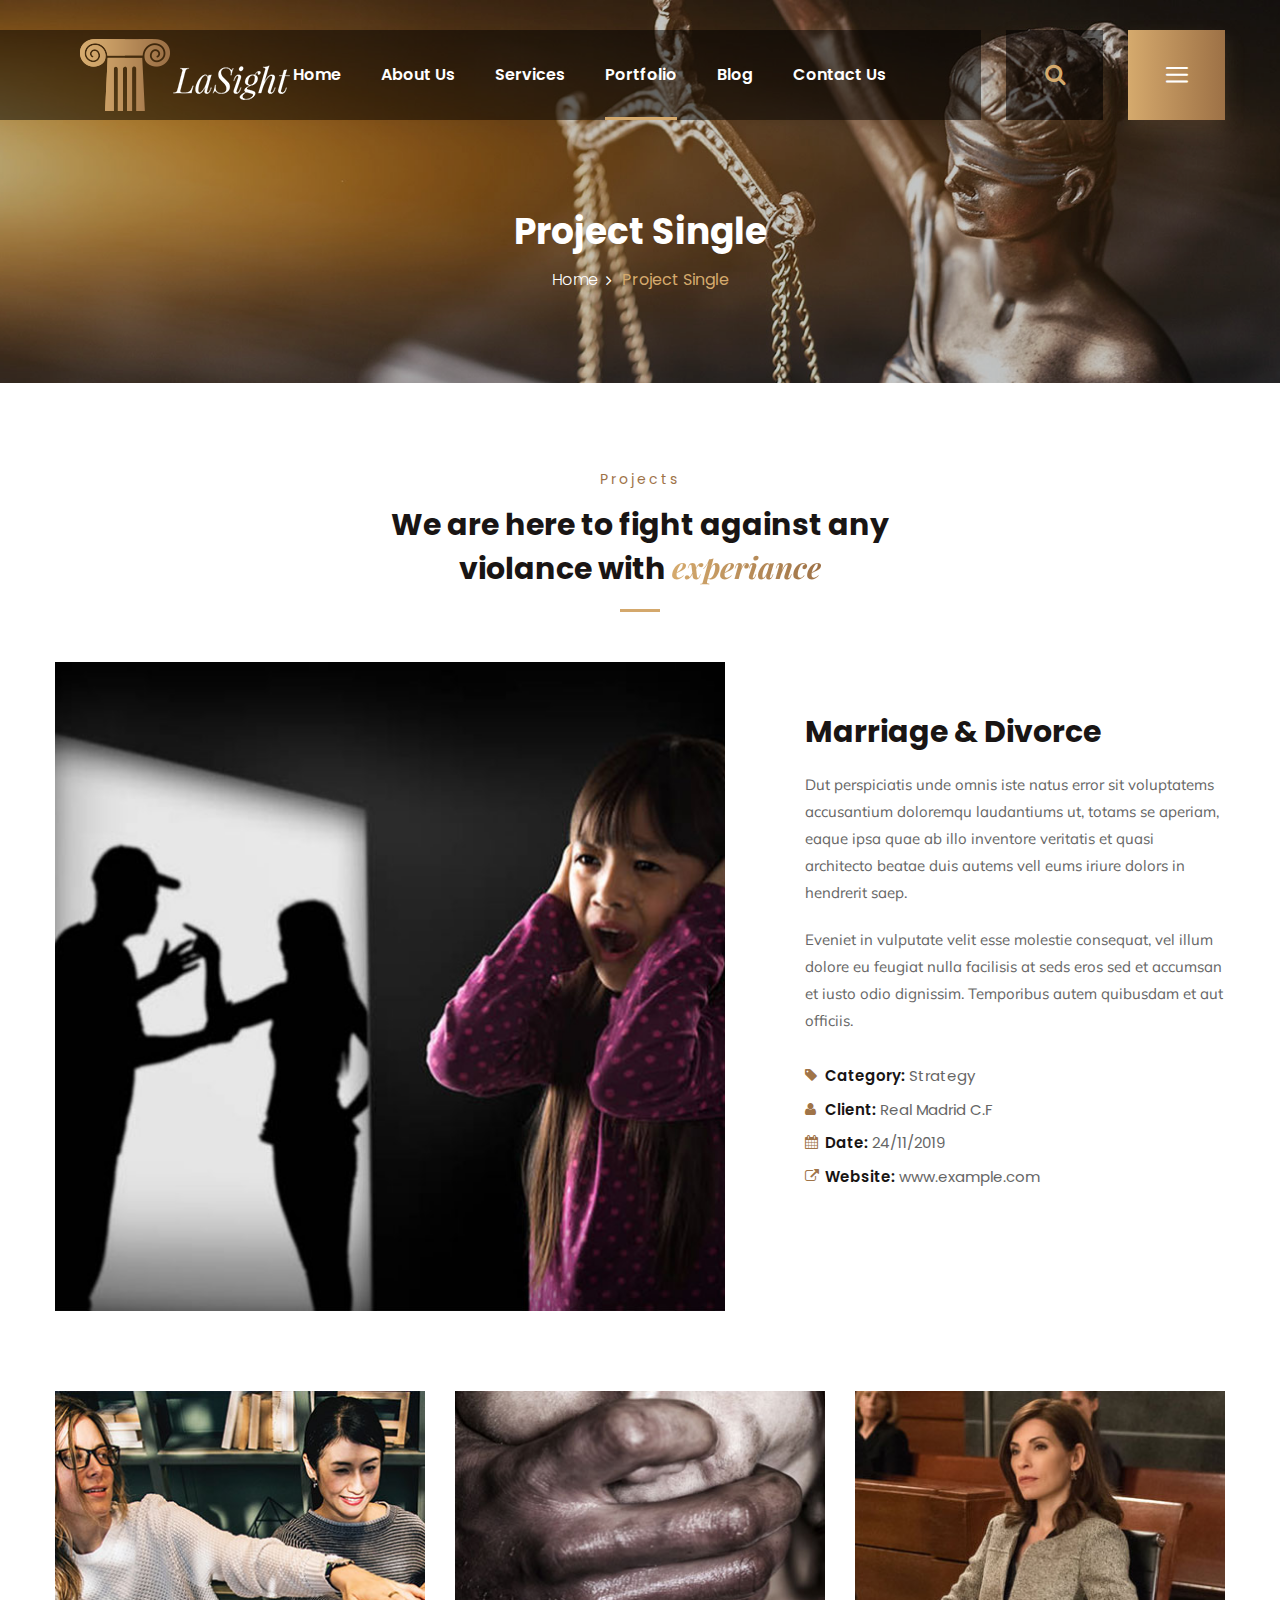
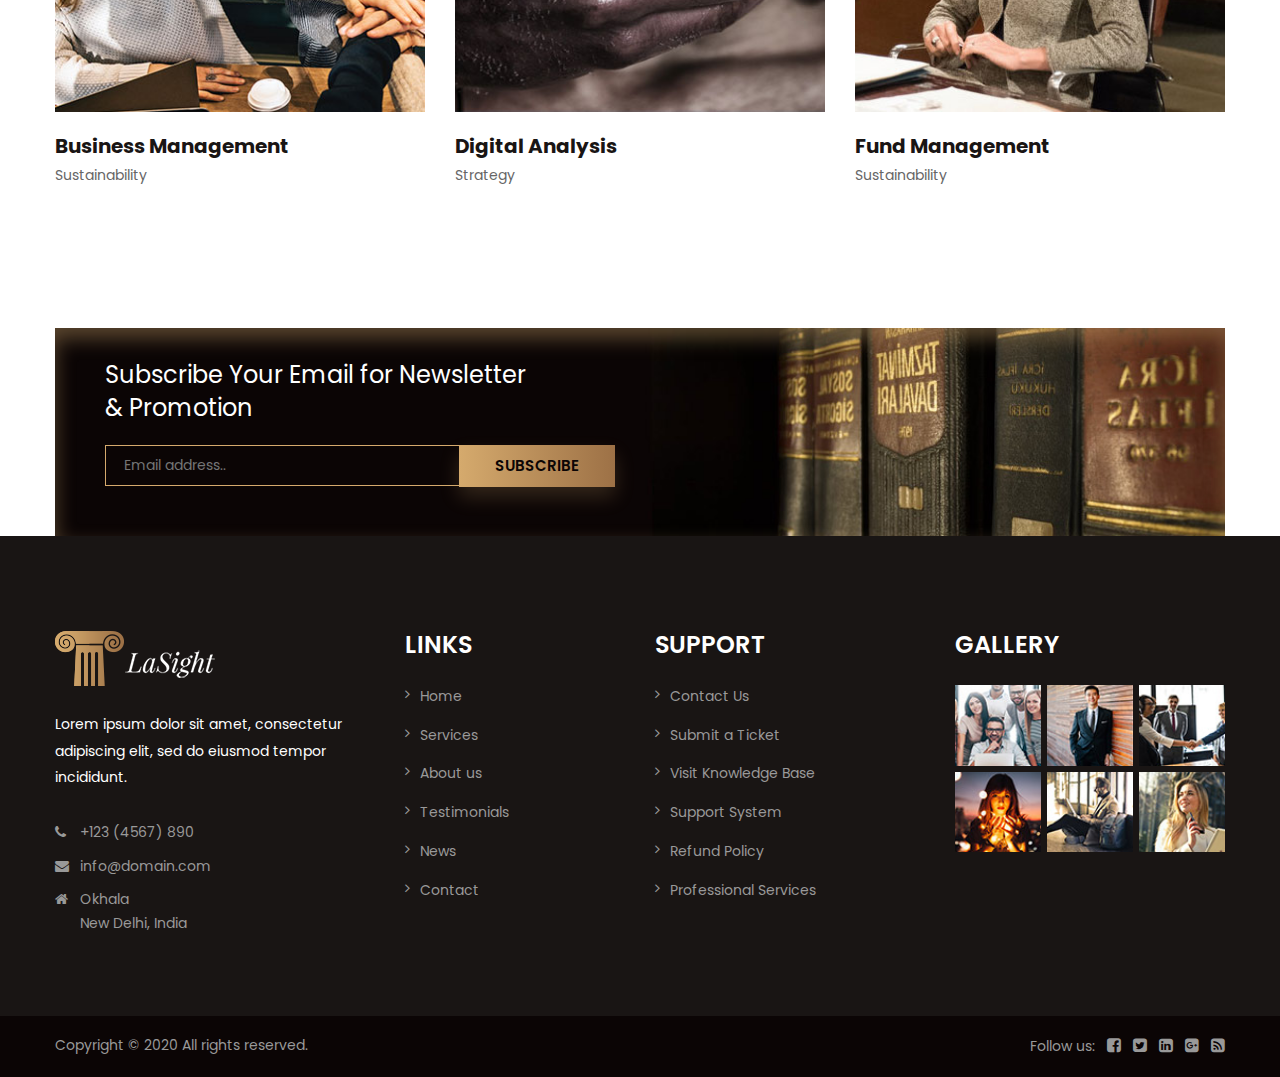
<file: portfolio-single.html>
<!DOCTYPE html>
<html>
<head>
<meta charset="utf-8">
<meta name="description" content="Law Lawyer Law Office - Law  HTML Template">
<meta name="keywords" content="advocate, attorney, attorney website, attorneys, barrister, business, corporate, law, law firm, law office, lawyer, lawyer theme, legal blog, legal services, notary">
<meta name="author" content="">
<title>LaSight Law HTML Template | Portfolio Single</title>
<!-- Stylesheets -->
<link href="css/bootstrap.css" rel="stylesheet">
<link href="css/main.css" rel="stylesheet">
<link href="css/font-awesome.css" rel="stylesheet">
<link href="css/flaticon.css" rel="stylesheet">
<link href="css/animate.css" rel="stylesheet">
<link href="css/owl.css" rel="stylesheet">
<link href="css/jquery-ui.css" rel="stylesheet">
<link href="css/animation.css" rel="stylesheet">
<link href="css/jquery.fancybox.min.css" rel="stylesheet">
<link href="css/jquery.mCustomScrollbar.min.css" rel="stylesheet">
<link href="css/responsive.css" rel="stylesheet">
<link rel="shortcut icon" href="images/favicon.png" type="image/x-icon">
<link rel="icon" href="images/favicon.png" type="image/x-icon">
<meta http-equiv="X-UA-Compatible" content="IE=edge">
<meta name="viewport" content="width=device-width, initial-scale=1.0, maximum-scale=1.0, user-scalable=0">
</head>

<body>

<div class="page-wrapper">
 	
    <!-- Preloader -->
    <div class="preloader"></div>
 	
    <!-- Main Header-->
    <header class="main-header">
    	
			<!--Header-Upper-->
			<div class="header-upper">
			<div class="container">
			<div class="clearfix">

			<div class="pull-left logo-box">
			<div class="logo"><a href="index.html"><img src="images/logo.png" alt="" title=""></a></div>
			</div>

			<div class="nav-outer clearfix">

			<!-- Main Menu -->
			<nav class="main-menu navbar-expand-md">
			<div class="navbar-header">
			<button class="navbar-toggler" type="button" data-toggle="collapse" data-target="#navbarSupportedContent" aria-controls="navbarSupportedContent" aria-expanded="false" aria-label="Toggle navigation">
			<span class="icon-bar"></span>
			<span class="icon-bar"></span>
			<span class="icon-bar"></span>
			</button>
			</div>

			<div class="navbar-collapse collapse clearfix" id="navbarSupportedContent">
			<ul class="navigation clearfix">
			<li class="dropdown"><a href="#">Home</a>
			<ul>
			<li><a href="index.html">Home Page 01</a></li>
			<li><a href="index-2.html">Home Page 02</a></li>
			</ul>
			</li>
			<li class="dropdown"><a href="#">About Us</a>
			<ul>
			<li><a href="about.html">About Us</a></li>
			<li><a href="testimonial.html">Testimonial</a></li>
			</ul>
			</li>
			<li class="dropdown"><a href="#">Services</a>
			<ul>
			<li><a href="services.html">Services</a></li>
			<li><a href="services-detail.html">Services Detail</a></li>
			</ul>
			</li>
			<li></li>
			<li class="current dropdown"><a href="#">Portfolio</a>
			<ul>
			<li><a href="portfolio-2-column.html">Portfolio Two Column</a></li>
			<li><a href="portfolio-masonry.html">Portfolio Masonry</a></li>
			<li><a href="portfolio-single.html">Portfolio Single</a></li>
			</ul>
			</li>
			<li class="dropdown"><a href="#">Blog</a>
			<ul>
			<li><a href="blog-list.html">Blog List</a></li>
			<li><a href="blog-single.html">Blog Single</a></li>
			</ul>
			</li>
			<li><a href="contact.html">Contact us</a></li>
			</ul>
			</div>

			</nav>

			<div class="outer-box">

			<!--Search Box-->
			<div class="search-box-outer">
			<div class="dropdown">
			<button class="search-box-btn dropdown-toggle" type="button" id="dropdownMenu1" data-toggle="dropdown" aria-haspopup="true" aria-expanded="false"><span class="fa fa-search"></span></button>
			<ul class="dropdown-menu pull-right search-panel" aria-labelledby="dropdownMenu1">
			<li class="panel-outer">
			<div class="form-container">
			<form method="post" action="">
			<div class="form-group">
			<input type="search" name="field-name" value="" placeholder="Search Here" required>
			<button type="submit" class="search-btn"><span class="fa fa-search"></span></button>
			</div>
			</form>
			</div>
			</li>
			</ul>
			</div>
			</div>

			<!--Nav Toggler-->
			<div class="nav-toggler"><div class="nav-btn hidden-bar-opener"><span class="flaticon-menu"></span></div></div>
			</div>

			</div>

			</div>
			</div>
			</div>
			<!--End Header Upper-->

			<!--Sticky Header-->
			<div class="sticky-header">
			<div class="container clearfix">
			<!--Logo-->
			<div class="logo pull-left">
			<a href="index.html" class="img-responsive"><img src="images/logo-small.png" alt="" title=""></a>
			</div>

			<!--Right Col-->
			<div class="right-col pull-right">
			<!-- Main Menu -->
			<nav class="main-menu navbar-expand-md">
			<button class="navbar-toggler" type="button" data-toggle="collapse" data-target="#navbarSupportedContent1" aria-controls="navbarSupportedContent1" aria-expanded="false" aria-label="Toggle navigation">
			<span class="icon-bar"></span>
			<span class="icon-bar"></span>
			<span class="icon-bar"></span>
			</button>

			<div class="navbar-collapse collapse clearfix" id="navbarSupportedContent1">
			<ul class="navigation clearfix">
			<li class="dropdown"><a href="#">Home</a>
			<ul>
			<li><a href="index.html">Home Page 01</a></li>
			<li><a href="index-2.html">Home Page 02</a></li>
			</ul>
			</li>
			<li class="dropdown"><a href="#">About Us</a>
			<ul>
			<li><a href="about.html">About Us</a></li>
			<li><a href="testimonial.html">Testimonial</a></li>
			</ul>
			</li>
			<li class="dropdown"><a href="#">Services</a>
			<ul>
			<li><a href="services.html">Services</a></li>
			<li><a href="services-detail.html">Services Detail</a></li>
			</ul>
			</li>
			<li></li>
			<li class="current dropdown"><a href="#">Portfolio</a>
			<ul>
			<li><a href="portfolio-2-column.html">Portfolio Two Column</a></li>
			<li><a href="portfolio-masonry.html">Portfolio Masonry</a></li>
			<li><a href="portfolio-single.html">Portfolio Single</a></li>
			</ul>
			</li>
			<li class="dropdown"><a href="#">Blog</a>
			<ul>
			<li><a href="blog-list.html">Blog List</a></li>
			<li><a href="blog-single.html">Blog Single</a></li>
			</ul>
			</li>
			<li><a href="contact.html">Contact us</a></li>
			</ul>
			</div>
			</nav><!-- Main Menu End-->
			</div>

			</div>
        </div>
        <!--End Sticky Header-->
		
    </header>
    <!--End Main Header -->
	
	<!--Form Back Drop-->
    <div class="form-back-drop"></div>
	
    <!-- Hidden Navigation Bar -->
	<section class="hidden-bar right-align">
		<div class="hidden-bar-closer">
		<button><span class="fa fa-remove"></span></button>
		</div>
		<!-- Hidden Bar Wrapper -->
		<div class="hidden-bar-wrapper">
		<div class="inner-box">
		<div class="logo">
		<a href="index.html"><img src="images/sidebar-logo.png" alt="" /></a>
		</div>
		<div class="text">Lorem ipsum, or lipsum as it is sometimes the known, is dummy text used in laying out print, graphic or web designs. The passage</div>
		<!-- List Style Four -->
		<ul class="list-style-four">
		<li><span class="icon flaticon-house"></span> <strong>Okhala </strong>New Delhi, India</li>
		<li><span class="icon flaticon-phone-call"></span> <strong>Call us!</strong>124-3254-325</li>
		<li><span class="icon flaticon-talk"></span><strong>Mail address</strong>info@domain.com</li>
		</ul>
		<div class="lower-box">
		<!-- Social Icons -->
		<ul class="social-icons">
		<li class="facebook"><a href="#"><span class="fa fa-facebook"></span></a></li>
		<li class="twitter"><a href="#"><span class="fa fa-twitter"></span></a></li>
		<li class="pinterest"><a href="#"><span class="fa fa-pinterest-p"></span></a></li>
		<li class="vimeo"><a href="#"><span class="fa fa-vimeo"></span></a></li>
		</ul>
		<a href="#" class="theme-btn buy-btn"> LaSight today!</a>
		</div>
		</div>
		</div><!-- / Hidden Bar Wrapper -->
	</section>
	<!-- End / Hidden Bar -->
	
	<!--Page Title-->
    <section class="page-title" style="background-image:url(images/background/4.jpg)">
    	<div class="container">
			<div class="content">
				<h1>Project Single</h1>
				<ul class="page-breadcrumb">
					<li><a href="index.html">Home</a></li>
					<li>Project Single</li>
				</ul>
			</div>
        </div>
    </section>
    <!--End Page Title-->
	
	<!-- Portfolio Single Section -->
	<section class="portfolio-single-section">
		<div class="container">
			<!-- Sec Title -->
			<div class="section-title centered">
				<div class="title">Projects</div>
				<h3>We are here to fight against any <br> violance with  <span>experiance</span></h3>
			</div>
			
			<div class="row clearfix">
			
				<!-- Image Column -->
				<div class="image-column col-lg-7 col-md-12 col-sm-12">
					<div class="inner-column">
						<div class="image">
							<img src="images/gallery/20.jpg" alt="" />
						</div>
					</div>
				</div>
				
				<!-- Content Column -->
				<div class="content-column col-lg-5 col-md-12 col-sm-12">
					<div class="inner-column">
						<h3>Marriage & Divorce</h3>
						<div class="text">
							<p>Dut perspiciatis unde omnis iste natus error sit voluptatems accusantium doloremqu laudantiums ut, totams se aperiam, eaque ipsa quae ab illo inventore veritatis et quasi architecto beatae duis autems vell eums iriure dolors in hendrerit saep.</p>
							<p>Eveniet in vulputate velit esse molestie consequat, vel illum dolore eu feugiat nulla facilisis at seds eros sed et accumsan et iusto odio dignissim. Temporibus autem quibusdam et aut officiis.</p>
						</div>
						<ul class="project-list">
							<li><span class="icon fa fa-tag"></span> <strong>Category: </strong>Strategy</li>
							<li><span class="icon fa fa-user"></span> <strong>Client: </strong>Real Madrid C.F</li>
							<li><span class="icon fa fa-calendar"></span> <strong>Date: </strong>24/11/2019</li>
							<li><span class="icon fa fa-external-link"></span> <strong>Website: </strong>www.example.com</li>
						</ul>
					</div>
				</div>
				
			</div>
			
			<!-- Lower Section -->
			<div class="lower-section">
				<div class="row clearfix">
						
					<!-- Project Block Two -->
					<div class="portfolio-block-two col-lg-4 col-md-6 col-sm-12">
						<div class="inner-box">
							<div class="image">
								<img src="images/gallery/17.jpg" alt="" />
								<div class="overlay-box">
									<a href="images/gallery/17.jpg" data-fancybox="gallery-2" data-caption="" class="plus flaticon-plus"></a>
								</div>
							</div>
							<div class="lower-content">
								<h5><a href="portfolio-single.html">Business Management</a></h5>
								<div class="designation">Sustainability</div>
							</div>
						</div>
					</div>
					
					<!-- Project Block Two -->
					<div class="portfolio-block-two col-lg-4 col-md-6 col-sm-12">
						<div class="inner-box">
							<div class="image">
								<img src="images/gallery/18.jpg" alt="" />
								<div class="overlay-box">
									<a href="images/gallery/18.jpg" data-fancybox="gallery-2" data-caption="" class="plus flaticon-plus"></a>
								</div>
							</div>
							<div class="lower-content">
								<h5><a href="portfolio-single.html">Digital Analysis</a></h5>
								<div class="designation">Strategy</div>
							</div>
						</div>
					</div>
					
					<!-- Project Block Two -->
					<div class="portfolio-block-two col-lg-4 col-md-6 col-sm-12">
						<div class="inner-box">
							<div class="image">
								<img src="images/gallery/19.jpg" alt="" />
								<div class="overlay-box">
									<a href="images/gallery/19.jpg" data-fancybox="gallery-2" data-caption="" class="plus flaticon-plus"></a>
								</div>
							</div>
							<div class="lower-content">
								<h5><a href="portfolio-single.html">Fund Management</a></h5>
								<div class="designation">Sustainability</div>
							</div>
						</div>
					</div>
					
				</div>
			</div>
			
		</div>
	</section>
	<!-- End Portfolio Single Section -->
	
	<!-- Subscribe Section -->
	<section class="subscribe-section">
		<div class="container">
			<div class="inner-container" style="background-image: url(images/background/3.jpg)">
				<h2>Subscribe Your Email for Newsletter <br> & Promotion</h2>
				<!-- Subscribe Form -->
				<div class="subscribe-form">
					<form method="post" action="">
						<div class="form-group">
							<input type="email" name="email" value="" placeholder="Email address.." required>
							<button type="submit" class="theme-btn subscribe-btn">Subscribe</button>
						</div>
					</form>
				</div>
			</div>
		</div>
	</section>
	<!-- End Subscribe Section -->
	
	<!--Main Footer-->
    <footer class="main-footer">
    	<div class="container">
        	<!--Widgets Section-->
            <div class="widgets-section">
            	<div class="row clearfix">
                	
                    <!--Column-->
                    <div class="big-column col-lg-6 col-md-12 col-sm-12">
						<div class="row clearfix">
						
                        	<!--Footer Column-->
                            <div class="footer-column col-lg-7 col-md-6 col-sm-12">
                                <div class="footer-widget logo-widget">
									<div class="logo">
										<a href="index.html"><img src="images/footer-logo.png" alt="" /></a>
									</div>
									<div class="text">Lorem ipsum dolor sit amet, consectetur adipiscing elit, sed do eiusmod tempor incididunt.</div>
									<ul class="list-style-three">
										<li><span class="icon fa fa-phone"></span> +123 (4567) 890</li>
										<li><span class="icon fa fa-envelope"></span> info@domain.com</li>
										<li><span class="icon fa fa-home"></span>Okhala <br>New Delhi, India</li>
									</ul>
								</div>
							</div>
							
							<!--Footer Column-->
                            <div class="footer-column col-lg-5 col-md-6 col-sm-12">
                                <div class="footer-widget links-widget">
									<h4>Links</h4>
									<ul class="list-link">
										<li><a href="#">Home</a></li>
										<li><a href="#">Services</a></li>
										<li><a href="#">About us</a></li>
										<li><a href="#">Testimonials</a></li>
										<li><a href="#">News</a></li>
										<li><a href="#">Contact</a></li>
									</ul>
								</div>
							</div>

						</div>
					</div>
					
					<!--Column-->
                    <div class="big-column col-lg-6 col-md-12 col-sm-12">
						<div class="row clearfix">
						
                        	<!--Footer Column-->
                            <div class="footer-column col-lg-6 col-md-6 col-sm-12">
                                <div class="footer-widget links-widget">
									<h4>Support</h4>
									<ul class="list-link">
										<li><a href="#">Contact Us</a></li>
										<li><a href="#">Submit a Ticket</a></li>
										<li><a href="#">Visit Knowledge Base</a></li>
										<li><a href="#">Support System</a></li>
										<li><a href="#">Refund Policy</a></li>
										<li><a href="#">Professional Services</a></li>
									</ul>
								</div>
							</div>
							
							<!--Footer Column-->
                            <div class="footer-column col-lg-6 col-md-6 col-sm-12">
                                <div class="footer-widget gallery-widget">
									<h4>Gallery</h4>
									<div class="widget-content">
										<div class="images-outer clearfix">
											<!--Image Box-->
											<figure class="image-box"><a href="images/gallery/1.jpg" class="lightbox-image" data-fancybox="footer-gallery" title="Image Title Here" data-fancybox-group="footer-gallery"><img src="images/gallery/footer-gallery-thumb-1.jpg" alt=""></a></figure>
											<!--Image Box-->
											<figure class="image-box"><a href="images/gallery/2.jpg" class="lightbox-image" data-fancybox="footer-gallery" title="Image Title Here" data-fancybox-group="footer-gallery"><img src="images/gallery/footer-gallery-thumb-2.jpg" alt=""></a></figure>
											<!--Image Box-->
											<figure class="image-box"><a href="images/gallery/3.jpg" class="lightbox-image" data-fancybox="footer-gallery" title="Image Title Here" data-fancybox-group="footer-gallery"><img src="images/gallery/footer-gallery-thumb-3.jpg" alt=""></a></figure>
											<!--Image Box-->
											<figure class="image-box"><a href="images/gallery/4.jpg" class="lightbox-image" data-fancybox="footer-gallery" title="Image Title Here" data-fancybox-group="footer-gallery"><img src="images/gallery/footer-gallery-thumb-4.jpg" alt=""></a></figure>
											<!--Image Box-->
											<figure class="image-box"><a href="images/gallery/5.jpg" class="lightbox-image" data-fancybox="footer-gallery" title="Image Title Here" data-fancybox-group="footer-gallery"><img src="images/gallery/footer-gallery-thumb-5.jpg" alt=""></a></figure>
											<!--Image Box-->
											<figure class="image-box"><a href="images/gallery/6.jpg" class="lightbox-image" data-fancybox="footer-gallery" title="Image Title Here" data-fancybox-group="footer-gallery"><img src="images/gallery/footer-gallery-thumb-6.jpg" alt=""></a></figure>
										</div>
									</div>
								</div>
							</div>
							
						</div>
					</div>
					
				</div>
			</div>
		</div>
		<!-- Footer Bottom -->
		<div class="footer-bottom">
			<div class="container">
				<div class="row clearfix">
					
					<!-- Copyright Column -->
					<div class="copyright-column col-lg-6 col-md-6 col-sm-12">
						<div class="copyright">Copyright &copy; 2020 All rights reserved. </div>
					</div>
					
					<!-- Social Column -->
					<div class="social-column col-lg-6 col-md-6 col-sm-12">
						<ul>
							<li class="follow">Follow us: </li>
							<li><a href="#"><span class="fa fa-facebook-square"></span></a></li>
							<li><a href="#"><span class="fa fa-twitter-square"></span></a></li>
							<li><a href="#"><span class="fa fa-linkedin-square"></span></a></li>
							<li><a href="#"><span class="fa fa-google-plus-square"></span></a></li>
							<li><a href="#"><span class="fa fa-rss-square"></span></a></li>
						</ul>
					</div>
					
				</div>
			</div>
		</div>
	</footer>
	
</div>
<!--End pagewrapper-->

<!--Scroll to top-->
<div class="scroll-to-top scroll-to-target" data-target="html"><span class="fa fa-arrow-circle-up"></span></div>

<script src="js/jquery.js"></script>
<script src="js/popper.min.js"></script>
<script src="js/bootstrap.min.js"></script>
<script src="js/jquery.mCustomScrollbar.concat.min.js"></script>
<script src="js/jquery.fancybox.js"></script>
<script src="js/appear.js"></script>
<script src="js/isotope.js"></script>
<script src="js/owl.js"></script>
<script src="js/wow.js"></script>
<script src="js/jquery-ui.js"></script>
<script src="js/script.js"></script>

</body>
</html>
</file>
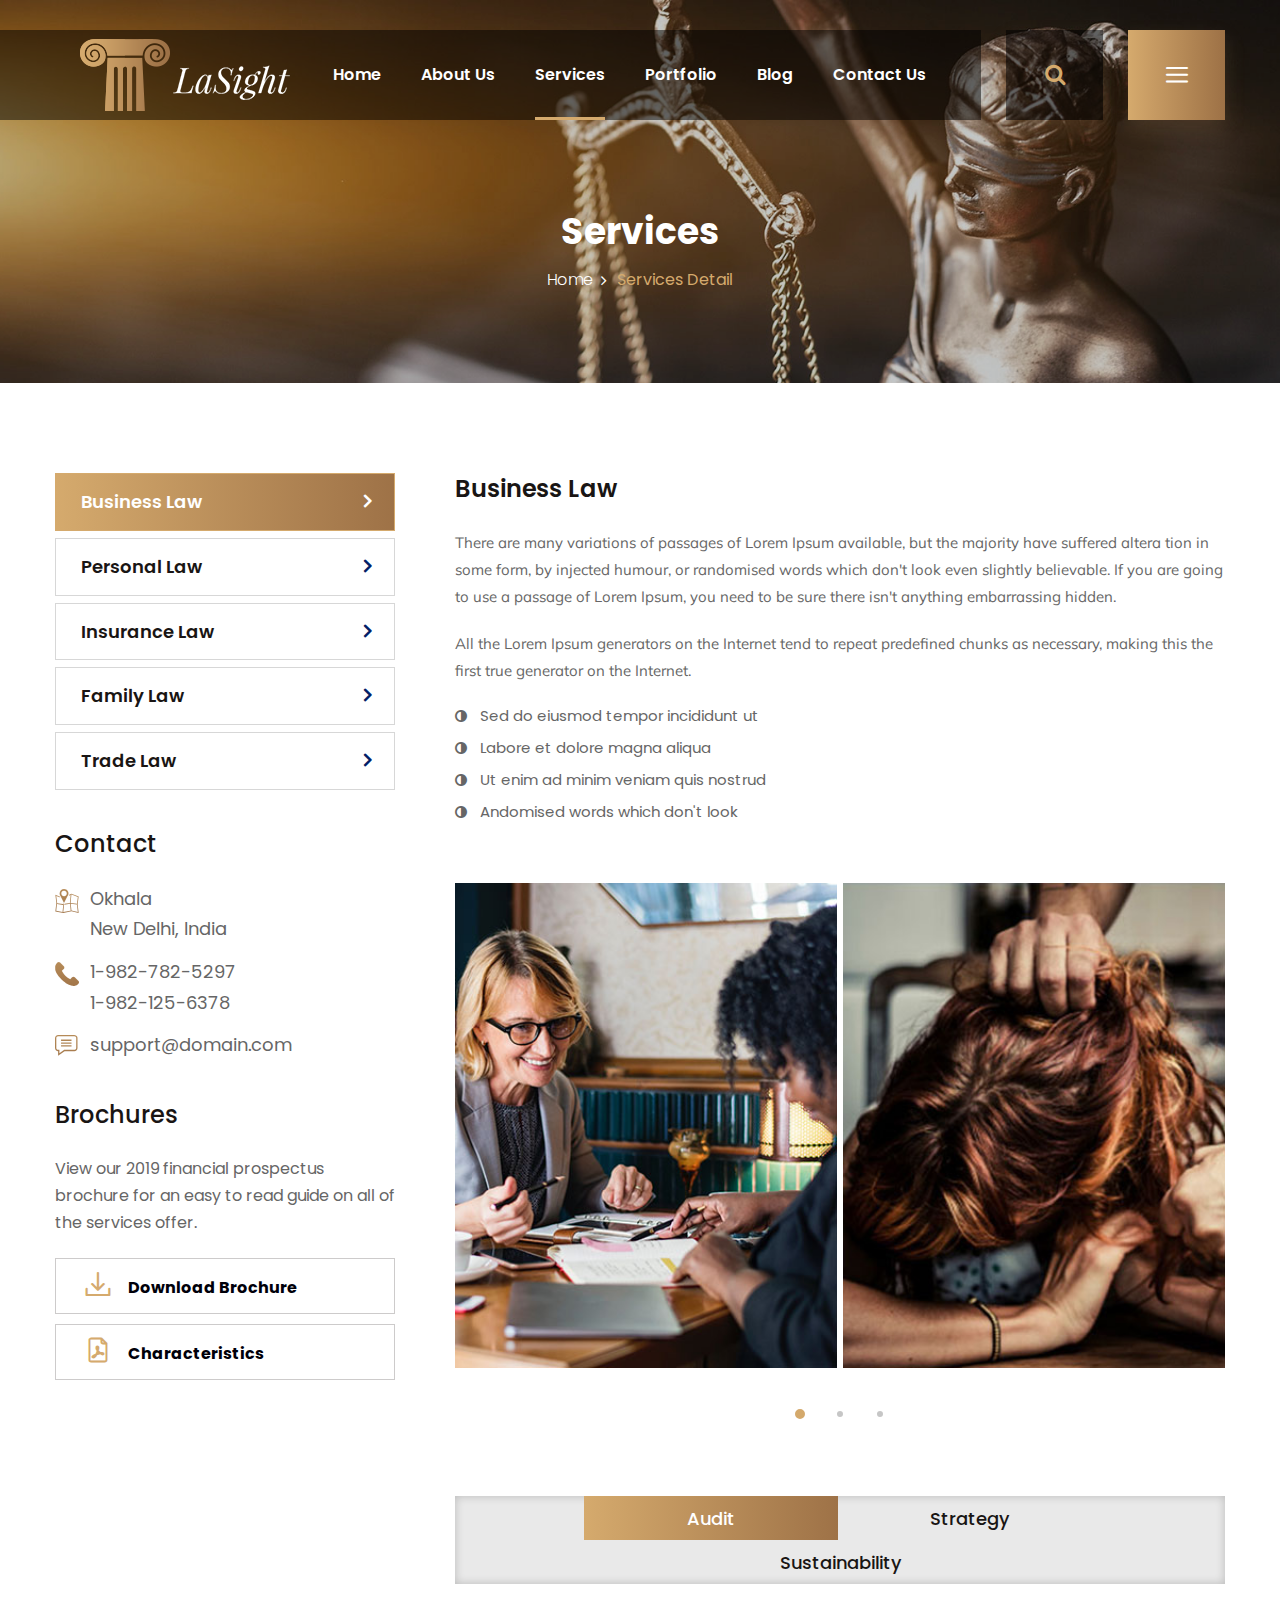
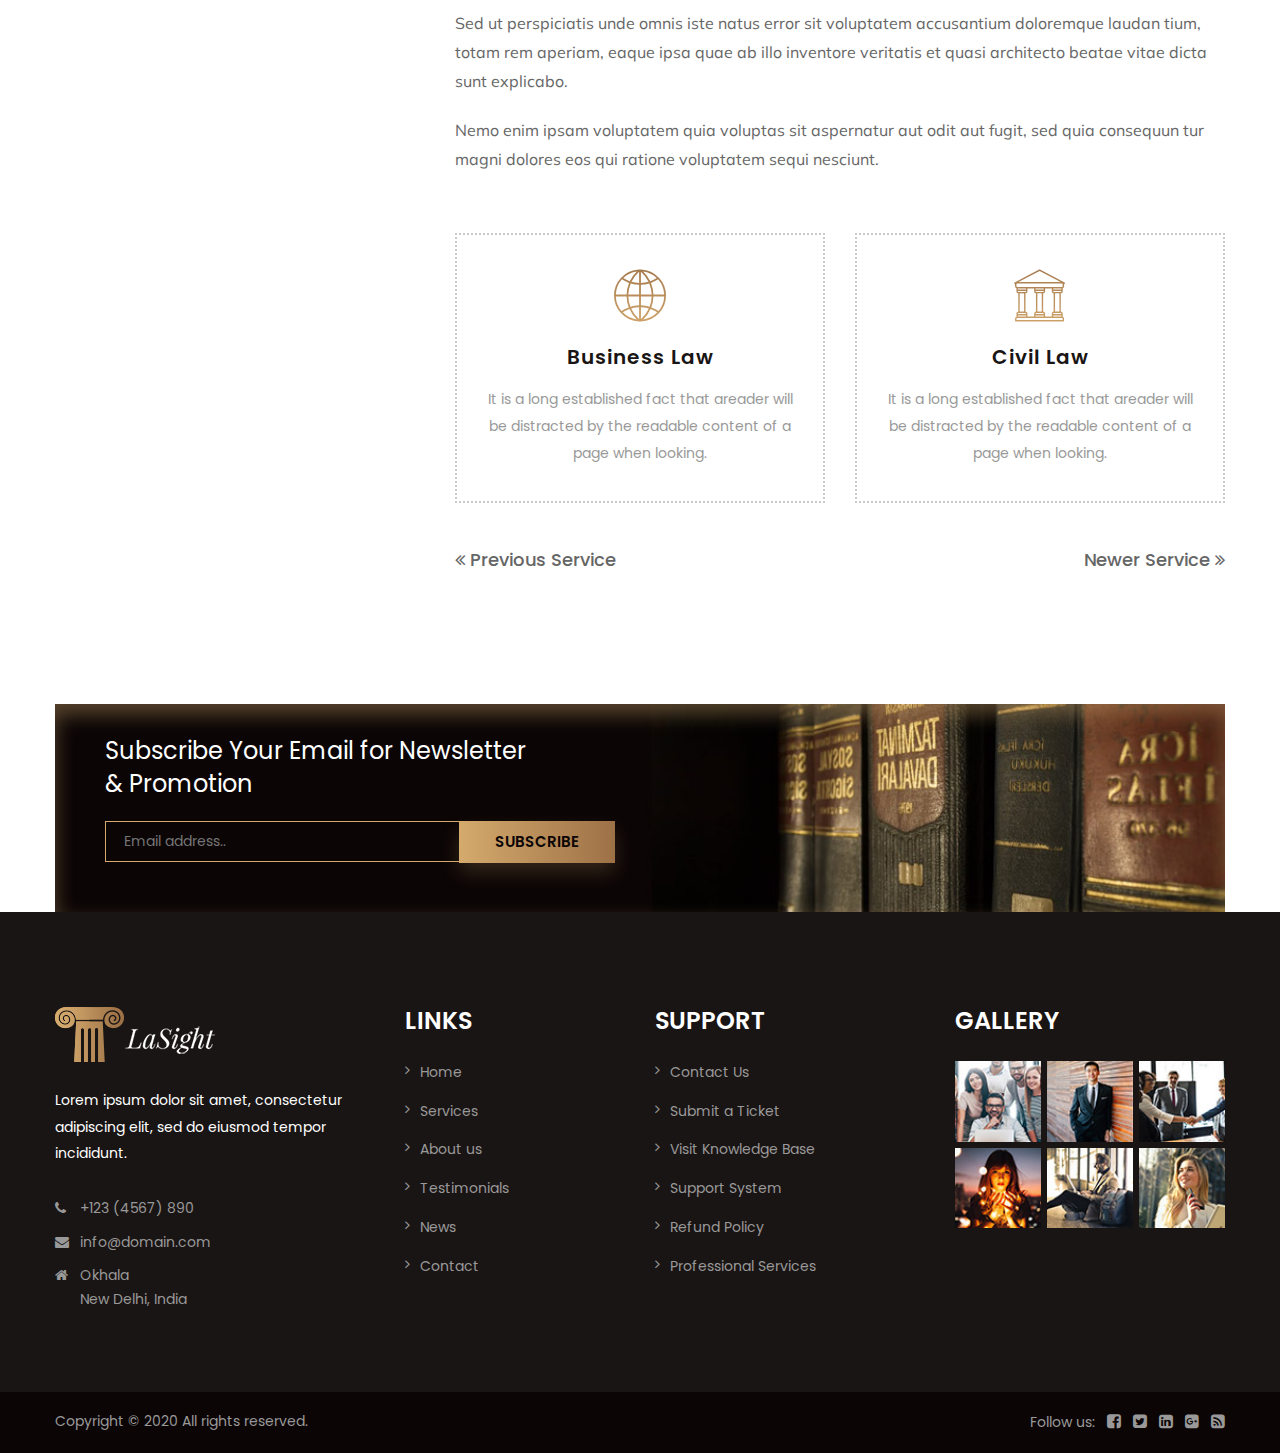
<file: services-detail.html>
<!DOCTYPE html>
<html>
<head>
<meta charset="utf-8">
<meta name="description" content="Law Lawyer Law Office - Law  HTML Template">
<meta name="keywords" content="advocate, attorney, attorney website, attorneys, barrister, business, corporate, law, law firm, law office, lawyer, lawyer theme, legal blog, legal services, notary">
<meta name="author" content="">
<title>LaSight Law HTML Template | Services Single</title>
<!-- Stylesheets -->
<link href="css/bootstrap.css" rel="stylesheet">
<link href="css/main.css" rel="stylesheet">
<link href="css/font-awesome.css" rel="stylesheet">
<link href="css/flaticon.css" rel="stylesheet">
<link href="css/animate.css" rel="stylesheet">
<link href="css/owl.css" rel="stylesheet">
<link href="css/jquery-ui.css" rel="stylesheet">
<link href="css/animation.css" rel="stylesheet">
<link href="css/jquery.fancybox.min.css" rel="stylesheet">
<link href="css/jquery.mCustomScrollbar.min.css" rel="stylesheet">
<link href="css/responsive.css" rel="stylesheet">
<link rel="shortcut icon" href="images/favicon.png" type="image/x-icon">
<link rel="icon" href="images/favicon.png" type="image/x-icon">
<meta http-equiv="X-UA-Compatible" content="IE=edge">
<meta name="viewport" content="width=device-width, initial-scale=1.0, maximum-scale=1.0, user-scalable=0">

</head>

<body>

<div class="page-wrapper">
 	
    <!-- Preloader -->
    <div class="preloader"></div>
 	
    <!-- Main Header-->
    <header class="main-header">
    	
		<!--Header-Upper-->
		<div class="header-upper">
		<div class="container">
		<div class="clearfix">

		<div class="pull-left logo-box">
		<div class="logo"><a href="index.html"><img src="images/logo.png" alt="" title=""></a></div>
		</div>

		<div class="nav-outer clearfix">

		<!-- Main Menu -->
		<nav class="main-menu navbar-expand-md">
		<div class="navbar-header">
		<button class="navbar-toggler" type="button" data-toggle="collapse" data-target="#navbarSupportedContent" aria-controls="navbarSupportedContent" aria-expanded="false" aria-label="Toggle navigation">
		<span class="icon-bar"></span>
		<span class="icon-bar"></span>
		<span class="icon-bar"></span>
		</button>
		</div>

		<div class="navbar-collapse collapse clearfix" id="navbarSupportedContent">
		<ul class="navigation clearfix">
		<li class="dropdown"><a href="#">Home</a>
		<ul>
		<li><a href="index.html">Home Page 01</a></li>
		<li><a href="index-2.html">Home Page 02</a></li>
		</ul>
		</li>
		<li class="dropdown"><a href="#">About Us</a>
		<ul>
		<li><a href="about.html">About Us</a></li>
		<li><a href="testimonial.html">Testimonial</a></li>
		</ul>
		</li>
		<li class="current dropdown"><a href="#">Services</a>
		<ul>
		<li><a href="services.html">Services</a></li>
		<li><a href="services-detail.html">Services Detail</a></li>
		</ul>
		</li>
		<li class="dropdown"><a href="#">Portfolio</a>
		<ul>
		<li><a href="portfolio-2-column.html">Portfolio Two Column</a></li>
		<li><a href="portfolio-masonry.html">Portfolio Masonry</a></li>
		<li><a href="portfolio-single.html">Portfolio Single</a></li>
		</ul>
		</li>
		<li class="dropdown"><a href="#">Blog</a>
		<ul>
		<li><a href="blog-list.html">Blog List</a></li>
		<li><a href="blog-single.html">Blog Single</a></li>
		</ul>
		</li>
		<li><a href="contact.html">Contact us</a></li>
		</ul>
		</div>

		</nav>

		<div class="outer-box">

		<!--Search Box-->
		<div class="search-box-outer">
		<div class="dropdown">
		<button class="search-box-btn dropdown-toggle" type="button" id="dropdownMenu1" data-toggle="dropdown" aria-haspopup="true" aria-expanded="false"><span class="fa fa-search"></span></button>
		<ul class="dropdown-menu pull-right search-panel" aria-labelledby="dropdownMenu1">
		<li class="panel-outer">
		<div class="form-container">
		<form method="post" action="">
		<div class="form-group">
		<input type="search" name="field-name" value="" placeholder="Search Here" required>
		<button type="submit" class="search-btn"><span class="fa fa-search"></span></button>
		</div>
		</form>
		</div>
		</li>
		</ul>
		</div>
		</div>

		<!--Nav Toggler-->
		<div class="nav-toggler"><div class="nav-btn hidden-bar-opener"><span class="flaticon-menu"></span></div></div>
		</div>

		</div>

		</div>
		</div>
		</div>
		<!--End Header Upper-->

		<!--Sticky Header-->
		<div class="sticky-header">
		<div class="container clearfix">
		<!--Logo-->
		<div class="logo pull-left">
		<a href="index.html" class="img-responsive"><img src="images/logo-small.png" alt="" title=""></a>
		</div>

		<!--Right Col-->
		<div class="right-col pull-right">
		<!-- Main Menu -->
		<nav class="main-menu navbar-expand-md">
		<button class="navbar-toggler" type="button" data-toggle="collapse" data-target="#navbarSupportedContent1" aria-controls="navbarSupportedContent1" aria-expanded="false" aria-label="Toggle navigation">
		<span class="icon-bar"></span>
		<span class="icon-bar"></span>
		<span class="icon-bar"></span>
		</button>

		<div class="navbar-collapse collapse clearfix" id="navbarSupportedContent1">
		<ul class="navigation clearfix">
		<li class="dropdown"><a href="#">Home</a>
		<ul>
		<li><a href="index.html">Home Page 01</a></li>
		<li><a href="index-2.html">Home Page 02</a></li>
		</ul>
		</li>
		<li class="dropdown"><a href="#">About Us</a>
		<ul>
		<li><a href="about.html">About Us</a></li>
		<li><a href="testimonial.html">Testimonial</a></li>
		</ul>
		</li>
		<li class="current dropdown"><a href="#">Services</a>
		<ul>
		<li><a href="services.html">Services</a></li>
		<li><a href="services-detail.html">Services Detail</a></li>
		</ul>
		</li>
		<li class="dropdown"><a href="#">Portfolio</a>
		<ul>
		<li><a href="portfolio-2-column.html">Portfolio Two Column</a></li>
		<li><a href="portfolio-masonry.html">Portfolio Masonry</a></li>
		<li><a href="portfolio-single.html">Portfolio Single</a></li>
		</ul>
		</li>
		<li class="dropdown"><a href="#">Blog</a>
		<ul>
		<li><a href="blog-list.html">Blog List</a></li>
		<li><a href="blog-single.html">Blog Single</a></li>
		</ul>
		</li>
		<li><a href="contact.html">Contact us</a></li>
		</ul>
		</div>
		</nav><!-- Main Menu End-->
		</div>

		</div>
		</div>
		<!--End Sticky Header-->
		
    </header>
    <!--End Main Header -->
	
	<!--Form Back Drop-->
    <div class="form-back-drop"></div>
	
    <!-- Hidden Navigation Bar -->
	<section class="hidden-bar right-align">
		<div class="hidden-bar-closer">
		<button><span class="fa fa-remove"></span></button>
		</div>
		<!-- Hidden Bar Wrapper -->
		<div class="hidden-bar-wrapper">
		<div class="inner-box">
		<div class="logo">
		<a href="index.html"><img src="images/sidebar-logo.png" alt="" /></a>
		</div>
		<div class="text">Lorem ipsum, or lipsum as it is sometimes the known, is dummy text used in laying out print, graphic or web designs. The passage</div>
		<!-- List Style Four -->
		<ul class="list-style-four">
		<li><span class="icon flaticon-house"></span> <strong>Okhala </strong>New Delhi, India</li>
		<li><span class="icon flaticon-phone-call"></span> <strong>Call us!</strong>124-3254-325</li>
		<li><span class="icon flaticon-talk"></span><strong>Mail address</strong>info@domain.com</li>
		</ul>
		<div class="lower-box">
		<!-- Social Icons -->
		<ul class="social-icons">
		<li class="facebook"><a href="#"><span class="fa fa-facebook"></span></a></li>
		<li class="twitter"><a href="#"><span class="fa fa-twitter"></span></a></li>
		<li class="pinterest"><a href="#"><span class="fa fa-pinterest-p"></span></a></li>
		<li class="vimeo"><a href="#"><span class="fa fa-vimeo"></span></a></li>
		</ul>
		<a href="#" class="theme-btn buy-btn"> LaSight today!</a>
		</div>
		</div>
		</div><!-- / Hidden Bar Wrapper -->
	</section>
	<!-- End / Hidden Bar -->
	
	<!--Page Title-->
    <section class="page-title" style="background-image:url(images/background/4.jpg)">
    	<div class="container">
			<div class="content">
				<h1>Services</h1>
				<ul class="page-breadcrumb">
					<li><a href="index.html">Home</a></li>
					<li>Services Detail</li>
				</ul>
			</div>
        </div>
    </section>
    <!--End Page Title-->
	
	<!--Sidebar Page Container-->
    <div class="sidebar-page-container">
    	<div class="container">
        	<div class="row clearfix">
				
				<!--Sidebar Side-->
                <div class="sidebar-side col-lg-4 col-md-12 col-sm-12">
                	<aside class="sidebar padding-right">
						
						<!--Blog Category Widget-->
                        <div class="sidebar-widget sidebar-blog-category">
                            <ul class="blog-cat">
                                <li class="active"><a href="services-detail.html">Business Law</a></li>
                                <li><a href="services-detail.html">Personal Law</a></li>
                                <li><a href="services-detail.html">Insurance Law</a></li>
                                <li><a href="services-detail.html">Family Law</a></li>
                                <li><a href="services-detail.html">Trade Law</a></li>
                            </ul>
                        </div>
						
						<!-- Contact Widget-->
                        <div class="sidebar-widget contact-widget">
                        	<div class="sidebar-title">
                                <h4>Contact</h4>
                            </div>
							<ul>
								<li><span class="icon flaticon-map-1"></span> Okhala <br>New Delhi, India</li>
								<li><span class="icon flaticon-call-answer"></span> 1-982-782-5297 <br> 1-982-125-6378</li>
								<li><span class="icon flaticon-comment"></span> support@domain.com</li>
							</ul>
						</div>
						
						<!-- Brochures Widget-->
                        <div class="sidebar-widget brochures-widget">
                        	<div class="sidebar-title">
                                <h4>Brochures</h4>
                            </div>
							<div class="text">View our 2019 financial prospectus brochure for an easy to read guide on all of the services offer.</div>
							<ul class="files">
								<li><a href="#"><span class="flaticon-download-arrow"></span> Download Brochure</a></li>
								<li><a href="#"><span class="flaticon-pdf"></span> Characteristics</a></li>
							</ul>
						</div>
						
						
					</aside>
				</div>
				
				<!--Content Side-->
                <div class="content-side col-lg-8 col-md-12 col-sm-12">
                	<div class="services-single">
						<h4>Business Law</h4>
						<div class="text">
							<p>There are many variations of passages of Lorem Ipsum available, but the majority have suffered altera tion in some form, by injected humour, or randomised words which don't look even slightly believable. If you are going to use a passage of Lorem Ipsum, you need to be sure there isn't anything embarrassing hidden.</p>
							<p>All the Lorem Ipsum generators on the Internet tend to repeat predefined chunks as necessary, making this the first true generator on the Internet.</p>
						</div>
						<ul class="list-style-five">
							<li>Sed do eiusmod tempor incididunt ut</li>
							<li>Labore et dolore magna aliqua</li>
							<li>Ut enim ad minim veniam quis nostrud</li>
							<li>Andomised words which don't look</li>
						</ul>
						<!-- Services Gallery -->
						<div class="services-gallery">
							<div class="services-carousel owl-carousel owl-theme">
								<div class="slide">
									<div class="image">
										<img src="images/resource/service-2.jpg" alt="">
									</div>
								</div>
								<div class="slide">
									<div class="image">
										<img src="images/resource/service-3.jpg" alt="">
									</div>
								</div>
								<div class="slide">
									<div class="image">
										<img src="images/resource/service-2.jpg" alt="">
									</div>
								</div>
								<div class="slide">
									<div class="image">
										<img src="images/resource/service-3.jpg" alt="">
									</div>
								</div>
								<div class="slide">
									<div class="image">
										<img src="images/resource/service-2.jpg" alt="">
									</div>
								</div>
								<div class="slide">
									<div class="image">
										<img src="images/resource/service-3.jpg" alt="">
									</div>
								</div>
							</div>
						</div>
						
						<!--Services Info Tabs-->
                        <div class="Services-info-tabs">
                            <!--Service Tabs-->
                            <div class="service-tabs tabs-box">
                            
                                <!--Tab Btns-->
                                <ul class="tab-btns tab-buttons clearfix">
                                    <li data-tab="#prod-audit" class="tab-btn active-btn"><i>Audit</i></li>
                                    <li data-tab="#prod-strategy" class="tab-btn"><i>Strategy</i></li>
                                    <li data-tab="#prod-sustainability" class="tab-btn"><i>Sustainability</i></li>
                                </ul>
                                
                                <!--Tabs Container-->
                                <div class="tabs-content">
                                    
                                    <!--Tab / Active Tab-->
                                    <div class="tab active-tab" id="prod-audit">
                                        <div class="content">
											<div class="text">
												<p>Sed ut perspiciatis unde omnis iste natus error sit voluptatem accusantium doloremque laudan tium, totam rem aperiam, eaque ipsa quae ab illo inventore veritatis et quasi architecto beatae vitae dicta sunt explicabo. </p>
												<p>Nemo enim ipsam voluptatem quia voluptas sit aspernatur aut odit aut fugit, sed quia consequun tur magni dolores eos qui ratione voluptatem sequi nesciunt.</p>
											</div>
										</div>
									</div>
									
									<!--Tab-->
                                    <div class="tab" id="prod-strategy">
                                        <div class="content">
											<div class="text">
												<p>Sed ut perspiciatis unde omnis iste natus error sit voluptatem accusantium doloremque laudan tium, totam rem aperiam, eaque ipsa quae ab illo inventore veritatis et quasi architecto beatae vitae dicta sunt explicabo. </p>
												<p>Nemo enim ipsam voluptatem quia voluptas sit aspernatur aut odit aut fugit, sed quia consequun tur magni dolores eos qui ratione voluptatem sequi nesciunt.</p>
											</div>
										</div>
									</div>	
									
									<!--Tab-->
                                    <div class="tab" id="prod-sustainability">
                                        <div class="content">
											<div class="text">
												<p>Sed ut perspiciatis unde omnis iste natus error sit voluptatem accusantium doloremque laudan tium, totam rem aperiam, eaque ipsa quae ab illo inventore veritatis et quasi architecto beatae vitae dicta sunt explicabo. </p>
												<p>Nemo enim ipsam voluptatem quia voluptas sit aspernatur aut odit aut fugit, sed quia consequun tur magni dolores eos qui ratione voluptatem sequi nesciunt.</p>
											</div>
										</div>
									</div>
									
								</div>
							</div>
						</div>
						
						<div class="row clearfix">
							
							<!-- Services Block Two -->
							<div class="services-block-two style-two col-lg-6 col-md-6 col-sm-12">
								<div class="inner-box">
									<div class="icon-box">
										<span class="icon flaticon-internet"></span>
									</div>
									<h3>Business Law</h3>
									<div class="text">It is a long established fact that areader will be distracted by the readable content of a page when looking.</div>
									<div class="overlay-box" style="background-image: url(images/resource/service-1.jpg);">
										<div class="overlay-inner">
											<div class="content">
												<span class="icon flaticon-internet"></span>
												<h4><a href="#">Business Law</a></h4>
												<a href="#" class="theme-btn btn-style-one">consult now</a>
											</div>
										</div>
									</div>
								</div>
							</div>
							
							<!-- Services Block Two -->
							<div class="services-block-two style-two col-lg-6 col-md-6 col-sm-12">
								<div class="inner-box">
									<div class="icon-box">
										<span class="icon flaticon-museum"></span>
									</div>
									<h3>Civil Law</h3>
									<div class="text">It is a long established fact that areader will be distracted by the readable content of a page when looking.</div>
									<div class="overlay-box" style="background-image: url(images/resource/service-1.jpg);">
										<div class="overlay-inner">
											<div class="content">
												<span class="icon flaticon-museum"></span>
												<h4><a href="#">Civil Law</a></h4>
												<a href="#" class="theme-btn btn-style-one">consult now</a>
											</div>
										</div>
									</div>
								</div>
							</div>
							
						</div>
						
						<!-- More Services -->
						<div class="more-services">
							<div class="clearfix">
								<div class="pull-left">
									<a href="#"><span class="fa fa-angle-double-left"></span> Previous Service</a>
								</div>
								<div class="pull-right">
									<a href="#">Newer Service <span class="fa fa-angle-double-right"></span></a>
								</div>
							</div>
						</div>
						
					</div>
				</div>
			
			</div>
		</div>
	</div>
	
	<!-- Subscribe Section -->
	<section class="subscribe-section">
		<div class="container">
			<div class="inner-container" style="background-image: url(images/background/3.jpg)">
				<h2>Subscribe Your Email for Newsletter <br> & Promotion</h2>
				<!-- Subscribe Form -->
				<div class="subscribe-form">
					<form method="post" action="">
						<div class="form-group">
							<input type="email" name="email" value="" placeholder="Email address.." required>
							<button type="submit" class="theme-btn subscribe-btn">Subscribe</button>
						</div>
					</form>
				</div>
			</div>
		</div>
	</section>
	<!-- End Subscribe Section -->
	
	<!--Main Footer-->
    <footer class="main-footer">
    	<div class="container">
        	<!--Widgets Section-->
            <div class="widgets-section">
            	<div class="row clearfix">
                	
                    <!--Column-->
                    <div class="big-column col-lg-6 col-md-12 col-sm-12">
						<div class="row clearfix">
						
                        	<!--Footer Column-->
                            <div class="footer-column col-lg-7 col-md-6 col-sm-12">
                                <div class="footer-widget logo-widget">
									<div class="logo">
										<a href="index.html"><img src="images/footer-logo.png" alt="" /></a>
									</div>
									<div class="text">Lorem ipsum dolor sit amet, consectetur adipiscing elit, sed do eiusmod tempor incididunt.</div>
									<ul class="list-style-three">
										<li><span class="icon fa fa-phone"></span> +123 (4567) 890</li>
										<li><span class="icon fa fa-envelope"></span> info@domain.com</li>
										<li><span class="icon fa fa-home"></span>Okhala <br> New Delhi, India</li>
									</ul>
								</div>
							</div>
							
							<!--Footer Column-->
                            <div class="footer-column col-lg-5 col-md-6 col-sm-12">
                                <div class="footer-widget links-widget">
									<h4>Links</h4>
									<ul class="list-link">
										<li><a href="#">Home</a></li>
										<li><a href="#">Services</a></li>
										<li><a href="#">About us</a></li>
										<li><a href="#">Testimonials</a></li>
										<li><a href="#">News</a></li>
										<li><a href="#">Contact</a></li>
									</ul>
								</div>
							</div>

						</div>
					</div>
					
					<!--Column-->
                    <div class="big-column col-lg-6 col-md-12 col-sm-12">
						<div class="row clearfix">
						
                        	<!--Footer Column-->
                            <div class="footer-column col-lg-6 col-md-6 col-sm-12">
                                <div class="footer-widget links-widget">
									<h4>Support</h4>
									<ul class="list-link">
										<li><a href="#">Contact Us</a></li>
										<li><a href="#">Submit a Ticket</a></li>
										<li><a href="#">Visit Knowledge Base</a></li>
										<li><a href="#">Support System</a></li>
										<li><a href="#">Refund Policy</a></li>
										<li><a href="#">Professional Services</a></li>
									</ul>
								</div>
							</div>
							
							<!--Footer Column-->
                            <div class="footer-column col-lg-6 col-md-6 col-sm-12">
                                <div class="footer-widget gallery-widget">
									<h4>Gallery</h4>
									<div class="widget-content">
										<div class="images-outer clearfix">
											<!--Image Box-->
											<figure class="image-box"><a href="images/gallery/1.jpg" class="lightbox-image" data-fancybox="footer-gallery" title="Image Title Here" data-fancybox-group="footer-gallery"><img src="images/gallery/footer-gallery-thumb-1.jpg" alt=""></a></figure>
											<!--Image Box-->
											<figure class="image-box"><a href="images/gallery/2.jpg" class="lightbox-image" data-fancybox="footer-gallery" title="Image Title Here" data-fancybox-group="footer-gallery"><img src="images/gallery/footer-gallery-thumb-2.jpg" alt=""></a></figure>
											<!--Image Box-->
											<figure class="image-box"><a href="images/gallery/3.jpg" class="lightbox-image" data-fancybox="footer-gallery" title="Image Title Here" data-fancybox-group="footer-gallery"><img src="images/gallery/footer-gallery-thumb-3.jpg" alt=""></a></figure>
											<!--Image Box-->
											<figure class="image-box"><a href="images/gallery/4.jpg" class="lightbox-image" data-fancybox="footer-gallery" title="Image Title Here" data-fancybox-group="footer-gallery"><img src="images/gallery/footer-gallery-thumb-4.jpg" alt=""></a></figure>
											<!--Image Box-->
											<figure class="image-box"><a href="images/gallery/5.jpg" class="lightbox-image" data-fancybox="footer-gallery" title="Image Title Here" data-fancybox-group="footer-gallery"><img src="images/gallery/footer-gallery-thumb-5.jpg" alt=""></a></figure>
											<!--Image Box-->
											<figure class="image-box"><a href="images/gallery/6.jpg" class="lightbox-image" data-fancybox="footer-gallery" title="Image Title Here" data-fancybox-group="footer-gallery"><img src="images/gallery/footer-gallery-thumb-6.jpg" alt=""></a></figure>
										</div>
									</div>
								</div>
							</div>
							
						</div>
					</div>
					
				</div>
			</div>
		</div>
		<!-- Footer Bottom -->
		<div class="footer-bottom">
			<div class="container">
				<div class="row clearfix">
					
					<!-- Copyright Column -->
					<div class="copyright-column col-lg-6 col-md-6 col-sm-12">
						<div class="copyright">Copyright &copy; 2020 All rights reserved. </div>
					</div>
					
					<!-- Social Column -->
					<div class="social-column col-lg-6 col-md-6 col-sm-12">
						<ul>
							<li class="follow">Follow us: </li>
							<li><a href="#"><span class="fa fa-facebook-square"></span></a></li>
							<li><a href="#"><span class="fa fa-twitter-square"></span></a></li>
							<li><a href="#"><span class="fa fa-linkedin-square"></span></a></li>
							<li><a href="#"><span class="fa fa-google-plus-square"></span></a></li>
							<li><a href="#"><span class="fa fa-rss-square"></span></a></li>
						</ul>
					</div>
					
				</div>
			</div>
		</div>
	</footer>
	
</div>
<!--End pagewrapper-->

<!--Scroll to top-->
<div class="scroll-to-top scroll-to-target" data-target="html"><span class="fa fa-arrow-circle-up"></span></div>

<script src="js/jquery.js"></script>
<script src="js/popper.min.js"></script>
<script src="js/bootstrap.min.js"></script>
<script src="js/jquery.mCustomScrollbar.concat.min.js"></script>
<script src="js/jquery.fancybox.js"></script>
<script src="js/appear.js"></script>
<script src="js/owl.js"></script>
<script src="js/wow.js"></script>
<script src="js/jquery-ui.js"></script>
<script src="js/script.js"></script>

</body>
</html>
</file>
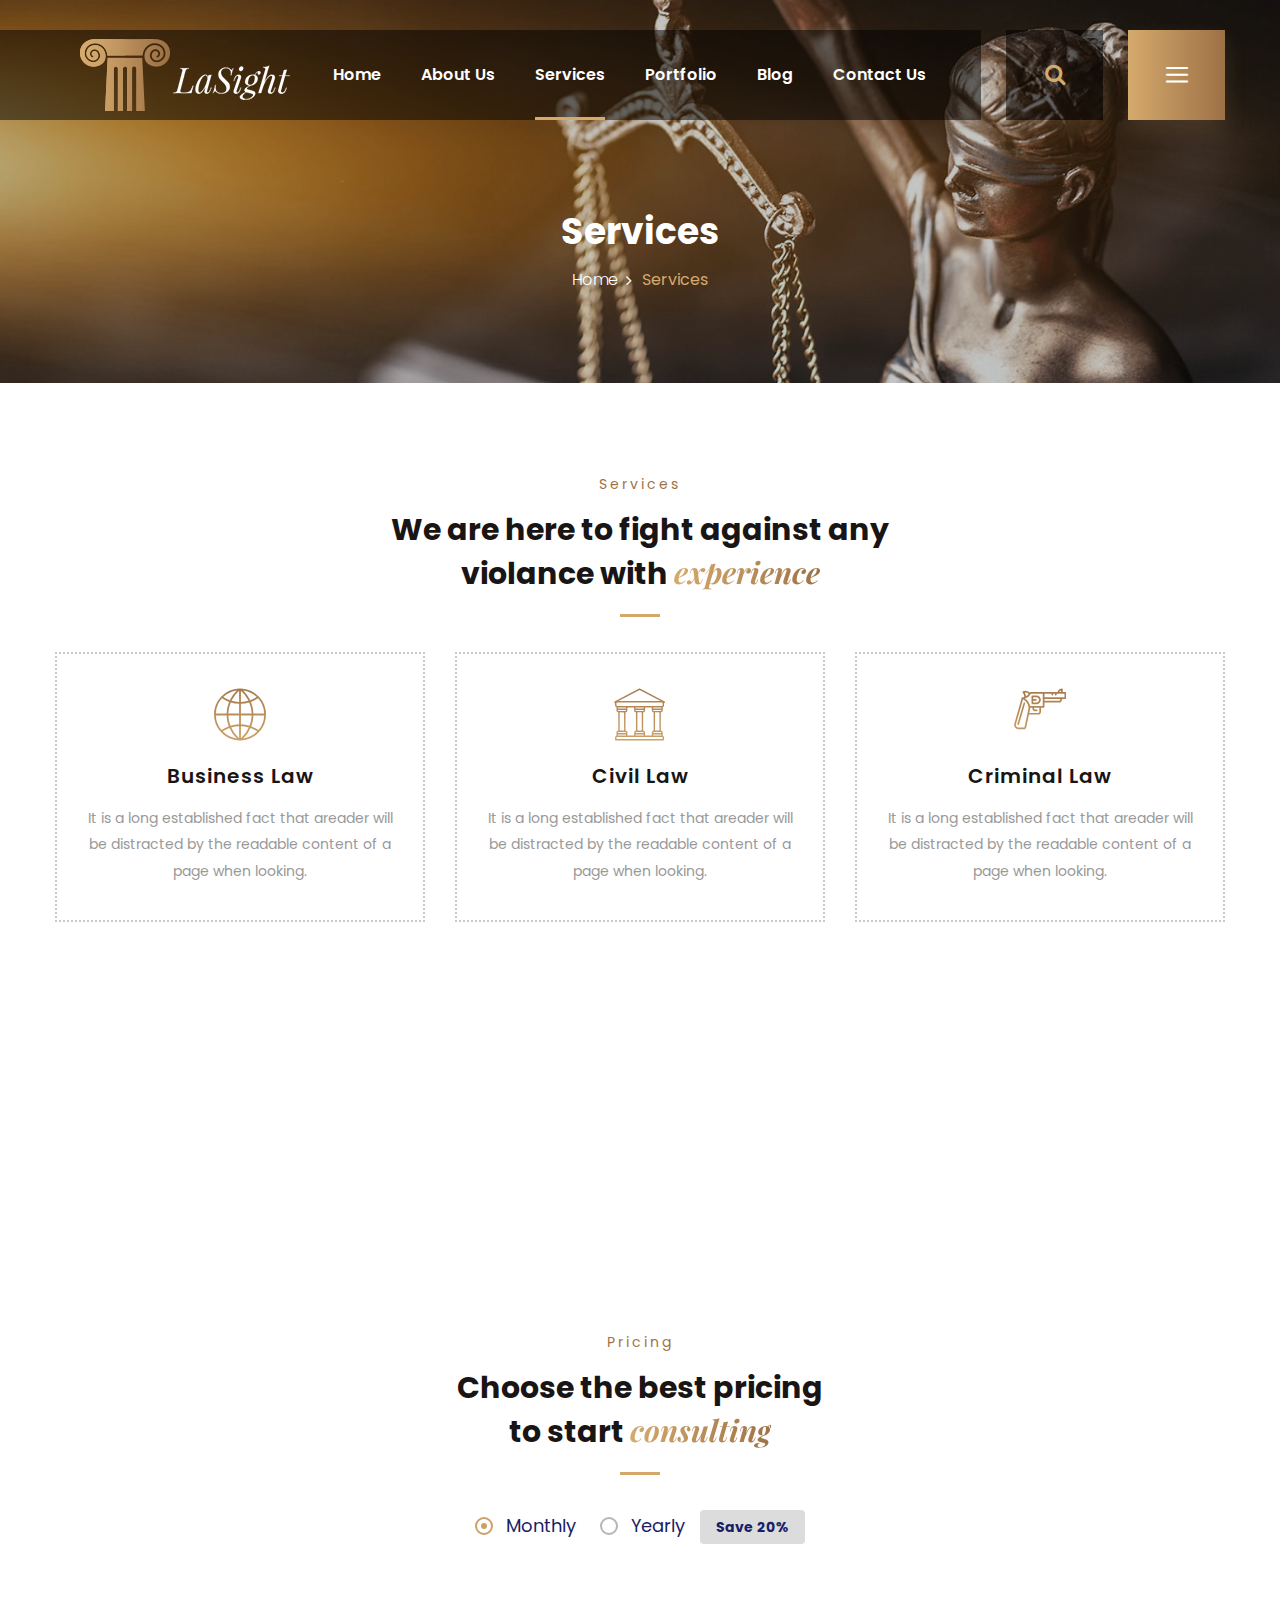
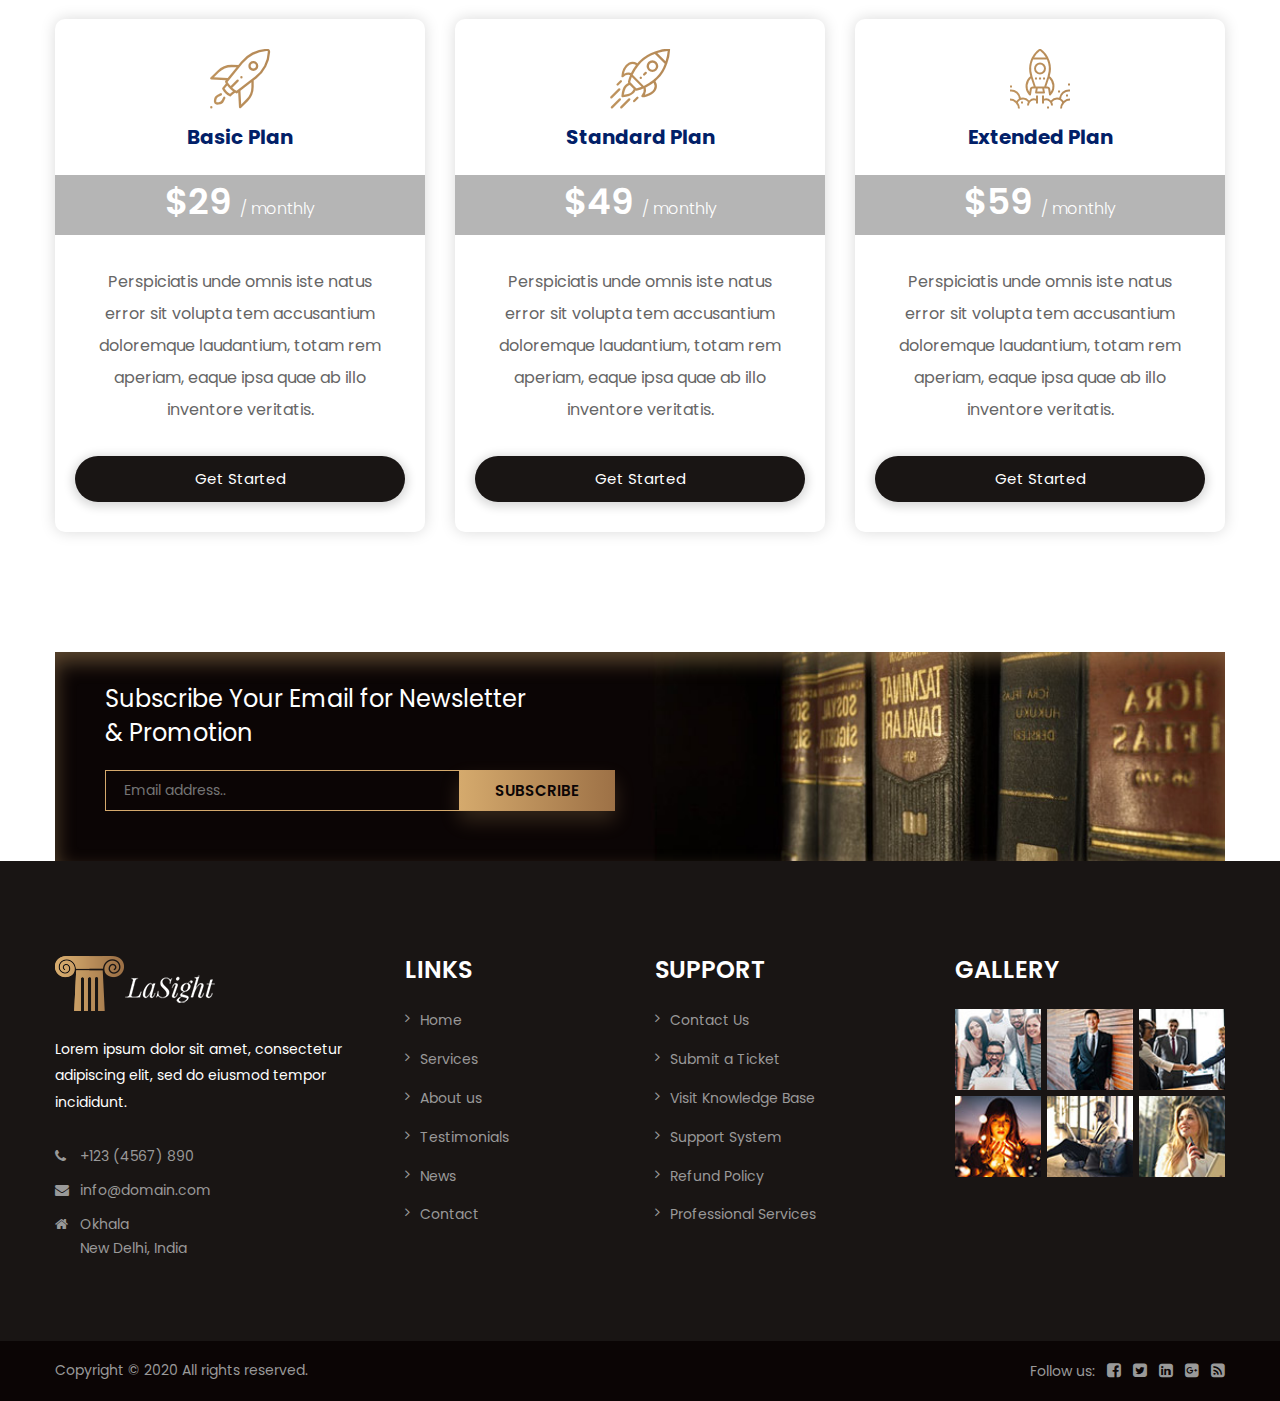
<file: services.html>
<!DOCTYPE html>
<html>
<head>
<meta charset="utf-8">
<meta name="description" content="Law Lawyer Law Office - Law  HTML Template">
<meta name="keywords" content="advocate, attorney, attorney website, attorneys, barrister, business, corporate, law, law firm, law office, lawyer, lawyer theme, legal blog, legal services, notary">
<meta name="author" content="">
<title>LaSight Law HTML Template | Services</title>
<!-- Stylesheets -->
<link href="css/bootstrap.css" rel="stylesheet">
<link href="css/main.css" rel="stylesheet">
<link href="css/font-awesome.css" rel="stylesheet">
<link href="css/flaticon.css" rel="stylesheet">
<link href="css/animate.css" rel="stylesheet">
<link href="css/owl.css" rel="stylesheet">
<link href="css/jquery-ui.css" rel="stylesheet">
<link href="css/animation.css" rel="stylesheet">
<link href="css/jquery.fancybox.min.css" rel="stylesheet">
<link href="css/jquery.mCustomScrollbar.min.css" rel="stylesheet">
<link href="css/responsive.css" rel="stylesheet">
<link rel="shortcut icon" href="images/favicon.png" type="image/x-icon">
<link rel="icon" href="images/favicon.png" type="image/x-icon">
<meta http-equiv="X-UA-Compatible" content="IE=edge">
<meta name="viewport" content="width=device-width, initial-scale=1.0, maximum-scale=1.0, user-scalable=0">

</head>

<body>

<div class="page-wrapper">
 	
    <!-- Preloader -->
    <div class="preloader"></div>
 	
    <!-- Main Header-->
    <header class="main-header">
    	
		<!--Header-Upper-->
		<div class="header-upper">
		<div class="container">
		<div class="clearfix">

		<div class="pull-left logo-box">
		<div class="logo"><a href="index.html"><img src="images/logo.png" alt="" title=""></a></div>
		</div>

		<div class="nav-outer clearfix">

		<!-- Main Menu -->
		<nav class="main-menu navbar-expand-md">
		<div class="navbar-header">
		<button class="navbar-toggler" type="button" data-toggle="collapse" data-target="#navbarSupportedContent" aria-controls="navbarSupportedContent" aria-expanded="false" aria-label="Toggle navigation">
		<span class="icon-bar"></span>
		<span class="icon-bar"></span>
		<span class="icon-bar"></span>
		</button>
		</div>

		<div class="navbar-collapse collapse clearfix" id="navbarSupportedContent">
		<ul class="navigation clearfix">
		<li class="dropdown"><a href="#">Home</a>
		<ul>
		<li><a href="index.html">Home Page 01</a></li>
		<li><a href="index-2.html">Home Page 02</a></li>
		</ul>
		</li>
		<li class="dropdown"><a href="#">About Us</a>
		<ul>
		<li><a href="about.html">About Us</a></li>
		<li><a href="testimonial.html">Testimonial</a></li>
		</ul>
		</li>
		<li class="current dropdown"><a href="#">Services</a>
		<ul>
		<li><a href="services.html">Services</a></li>
		<li><a href="services-detail.html">Services Detail</a></li>
		</ul>
		</li>
		<li class="dropdown"><a href="#">Portfolio</a>
		<ul>
		<li><a href="portfolio-2-column.html">Portfolio Two Column</a></li>
		<li><a href="portfolio-masonry.html">Portfolio Masonry</a></li>
		<li><a href="portfolio-single.html">Portfolio Single</a></li>
		</ul>
		</li>
		<li class="dropdown"><a href="#">Blog</a>
		<ul>
		<li><a href="blog-list.html">Blog List</a></li>
		<li><a href="blog-single.html">Blog Single</a></li>
		</ul>
		</li>
		<li><a href="contact.html">Contact us</a></li>
		</ul>
		</div>

		</nav>

		<div class="outer-box">

		<!--Search Box-->
		<div class="search-box-outer">
		<div class="dropdown">
		<button class="search-box-btn dropdown-toggle" type="button" id="dropdownMenu1" data-toggle="dropdown" aria-haspopup="true" aria-expanded="false"><span class="fa fa-search"></span></button>
		<ul class="dropdown-menu pull-right search-panel" aria-labelledby="dropdownMenu1">
		<li class="panel-outer">
		<div class="form-container">
		<form method="post" action="">
		<div class="form-group">
		<input type="search" name="field-name" value="" placeholder="Search Here" required>
		<button type="submit" class="search-btn"><span class="fa fa-search"></span></button>
		</div>
		</form>
		</div>
		</li>
		</ul>
		</div>
		</div>

		<!--Nav Toggler-->
		<div class="nav-toggler"><div class="nav-btn hidden-bar-opener"><span class="flaticon-menu"></span></div></div>
		</div>

		</div>

		</div>
		</div>
		</div>
		<!--End Header Upper-->

		<!--Sticky Header-->
		<div class="sticky-header">
		<div class="container clearfix">
		<!--Logo-->
		<div class="logo pull-left">
		<a href="index.html" class="img-responsive"><img src="images/logo-small.png" alt="" title=""></a>
		</div>

		<!--Right Col-->
		<div class="right-col pull-right">
		<!-- Main Menu -->
		<nav class="main-menu navbar-expand-md">
		<button class="navbar-toggler" type="button" data-toggle="collapse" data-target="#navbarSupportedContent1" aria-controls="navbarSupportedContent1" aria-expanded="false" aria-label="Toggle navigation">
		<span class="icon-bar"></span>
		<span class="icon-bar"></span>
		<span class="icon-bar"></span>
		</button>

		<div class="navbar-collapse collapse clearfix" id="navbarSupportedContent1">
		<ul class="navigation clearfix">
		<li class="dropdown"><a href="#">Home</a>
		<ul>
		<li><a href="index.html">Home Page 01</a></li>
		<li><a href="index-2.html">Home Page 02</a></li>
		</ul>
		</li>
		<li class="dropdown"><a href="#">About Us</a>
		<ul>
		<li><a href="about.html">About Us</a></li>
		<li><a href="testimonial.html">Testimonial</a></li>
		</ul>
		</li>
		<li class="current dropdown"><a href="#">Services</a>
		<ul>
		<li><a href="services.html">Services</a></li>
		<li><a href="services-detail.html">Services Detail</a></li>
		</ul>
		</li>
		<li class="dropdown"><a href="#">Portfolio</a>
		<ul>
		<li><a href="portfolio-2-column.html">Portfolio Two Column</a></li>
		<li><a href="portfolio-masonry.html">Portfolio Masonry</a></li>
		<li><a href="portfolio-single.html">Portfolio Single</a></li>
		</ul>
		</li>
		<li class="dropdown"><a href="#">Blog</a>
		<ul>
		<li><a href="blog-list.html">Blog List</a></li>
		<li><a href="blog-single.html">Blog Single</a></li>
		</ul>
		</li>
		<li><a href="contact.html">Contact us</a></li>
		</ul>
		</div>
		</nav><!-- Main Menu End-->
		</div>

		</div>
		</div>
		<!--End Sticky Header-->
		
    </header>
    <!--End Main Header -->
	
	<!--Form Back Drop-->
    <div class="form-back-drop"></div>
	
    <!-- Hidden Navigation Bar -->
	<section class="hidden-bar right-align">
		<div class="hidden-bar-closer">
		<button><span class="fa fa-remove"></span></button>
		</div>
		<!-- Hidden Bar Wrapper -->
		<div class="hidden-bar-wrapper">
		<div class="inner-box">
		<div class="logo">
		<a href="index.html"><img src="images/sidebar-logo.png" alt="" /></a>
		</div>
		<div class="text">Lorem ipsum, or lipsum as it is sometimes the known, is dummy text used in laying out print, graphic or web designs. The passage</div>
		<!-- List Style Four -->
		<ul class="list-style-four">
		<li><span class="icon flaticon-house"></span> <strong>Okhala </strong> New Delhi, India</li>
		<li><span class="icon flaticon-phone-call"></span> <strong>Call us!</strong>124-3254-325</li>
		<li><span class="icon flaticon-talk"></span><strong>Mail address</strong>info@domain.com</li>
		</ul>
		<div class="lower-box">
		<!-- Social Icons -->
		<ul class="social-icons">
		<li class="facebook"><a href="#"><span class="fa fa-facebook"></span></a></li>
		<li class="twitter"><a href="#"><span class="fa fa-twitter"></span></a></li>
		<li class="pinterest"><a href="#"><span class="fa fa-pinterest-p"></span></a></li>
		<li class="vimeo"><a href="#"><span class="fa fa-vimeo"></span></a></li>
		</ul>
		<a href="#" class="theme-btn buy-btn"> LaSight today!</a>
		</div>
		</div>
		</div><!-- / Hidden Bar Wrapper -->
	</section>
	<!-- End / Hidden Bar -->
	
	<!--Page Title-->
    <section class="page-title" style="background-image:url(images/background/4.jpg)">
    	<div class="container">
			<div class="content">
				<h1>Services</h1>
				<ul class="page-breadcrumb">
					<li><a href="index.html">Home</a></li>
					<li>Services</li>
				</ul>
			</div>
        </div>
    </section>
    <!--End Page Title-->
	
	<!-- Services Section Two -->
	<section class="services-section-four">
		<div class="container">
			<!-- Sec Title -->
			<div class="section-title centered">
				<div class="title">Services</div>
				<h3>We are here to fight against any <br> violance with <span>experience</span></h3>
			</div>
			<div class="row clearfix">
				
				<!-- Services Block Two -->
				<div class="services-block-two style-two col-lg-4 col-md-6 col-sm-12">
					<div class="inner-box wow fadeInLeft" data-wow-delay="0ms" data-wow-duration="1500ms">
						<div class="icon-box">
							<span class="icon flaticon-internet"></span>
						</div>
						<h3>Business Law</h3>
						<div class="text">It is a long established fact that areader will be distracted by the readable content of a page when looking.</div>
						<div class="overlay-box" style="background-image: url(images/resource/service-1.jpg);">
							<div class="overlay-inner">
								<div class="content">
									<span class="icon flaticon-internet"></span>
									<h4><a href="services-detail.html">Business Law</a></h4>
									<a href="services-detail.html" class="theme-btn btn-style-one">consult now</a>
								</div>
							</div>
						</div>
					</div>
				</div>
				
				<!-- Services Block Two -->
				<div class="services-block-two style-two col-lg-4 col-md-6 col-sm-12">
					<div class="inner-box wow fadeInUp" data-wow-delay="0ms" data-wow-duration="1500ms">
						<div class="icon-box">
							<span class="icon flaticon-museum"></span>
						</div>
						<h3>Civil Law</h3>
						<div class="text">It is a long established fact that areader will be distracted by the readable content of a page when looking.</div>
						<div class="overlay-box" style="background-image: url(images/resource/service-1.jpg);">
							<div class="overlay-inner">
								<div class="content">
									<span class="icon flaticon-museum"></span>
									<h4><a href="services-detail.html">Civil Law</a></h4>
									<a href="services-detail.html" class="theme-btn btn-style-one">consult now</a>
								</div>
							</div>
						</div>
					</div>
				</div>
				
				<!-- Services Block Two -->
				<div class="services-block-two style-two col-lg-4 col-md-6 col-sm-12">
					<div class="inner-box wow fadeInRight" data-wow-delay="0ms" data-wow-duration="1500ms">
						<div class="icon-box">
							<span class="icon flaticon-gun"></span>
						</div>
						<h3>Criminal Law</h3>
						<div class="text">It is a long established fact that areader will be distracted by the readable content of a page when looking.</div>
						<div class="overlay-box" style="background-image: url(images/resource/service-1.jpg);">
							<div class="overlay-inner">
								<div class="content">
									<span class="icon flaticon-gun"></span>
									<h4><a href="services-detail.html">Criminal Law</a></h4>
									<a href="services-detail.html" class="theme-btn btn-style-one">consult now</a>
								</div>
							</div>
						</div>
					</div>
				</div>
				
				<!-- Services Block Two -->
				<div class="services-block-two style-two col-lg-4 col-md-6 col-sm-12">
					<div class="inner-box wow fadeInLeft" data-wow-delay="0ms" data-wow-duration="1500ms">
						<div class="icon-box">
							<span class="icon flaticon-plan"></span>
						</div>
						<h3>Business Law</h3>
						<div class="text">It is a long established fact that areader will be distracted by the readable content of a page when looking.</div>
						<div class="overlay-box" style="background-image: url(images/resource/service-1.jpg);">
							<div class="overlay-inner">
								<div class="content">
									<span class="icon flaticon-plan"></span>
									<h4><a href="services-detail.html">Business Law</a></h4>
									<a href="services-detail.html" class="theme-btn btn-style-one">consult now</a>
								</div>
							</div>
						</div>
					</div>
				</div>
				
				<!-- Services Block Two -->
				<div class="services-block-two style-two col-lg-4 col-md-6 col-sm-12">
					<div class="inner-box wow fadeInUp" data-wow-delay="0ms" data-wow-duration="1500ms">
						<div class="icon-box">
							<span class="icon flaticon-book"></span>
						</div>
						<h3>Education Law</h3>
						<div class="text">It is a long established fact that areader will be distracted by the readable content of a page when looking.</div>
						<div class="overlay-box" style="background-image: url(images/resource/service-1.jpg);">
							<div class="overlay-inner">
								<div class="content">
									<span class="icon flaticon-book"></span>
									<h4><a href="services-detail.html">Education Law</a></h4>
									<a href="services-detail.html" class="theme-btn btn-style-one">consult now</a>
								</div>
							</div>
						</div>
					</div>
				</div>
				
				<!-- Services Block Two -->
				<div class="services-block-two style-two col-lg-4 col-md-6 col-sm-12">
					<div class="inner-box wow fadeInRight" data-wow-delay="0ms" data-wow-duration="1500ms">
						<div class="icon-box">
							<span class="icon flaticon-house-outline"></span>
						</div>
						<h3>Real Estate law</h3>
						<div class="text">It is a long established fact that areader will be distracted by the readable content of a page when looking.</div>
						<div class="overlay-box" style="background-image: url(images/resource/service-1.jpg);">
							<div class="overlay-inner">
								<div class="content">
									<span class="icon flaticon-house-outline"></span>
									<h4><a href="services-detail.html">Real Estate law</a></h4>
									<a href="services-detail.html" class="theme-btn btn-style-one">consult now</a>
								</div>
							</div>
						</div>
					</div>
				</div>
				
			</div>
		
		</div>
	</section>
	<!-- End Services Section Two -->
	
	<!-- Pricing Section -->
	<section class="pricing-section">
		<div class="container">
			<!-- Sec Title -->
			<div class="section-title centered">
				<div class="title">Pricing</div>
				<h3>Choose the best pricing <br> to start <span> consulting </span></h3>
			</div>
			
			<!--Pricing Info Tabs-->
			<div class="pricing-info-tabs">
				<!--Pricing Tabs-->
				<div class="pricing-tabs tabs-box">
				
					<!--Tab Btns-->
					<ul class="tab-btns tab-buttons clearfix">
						<li data-tab="#package-monthly" class="tab-btn active-btn"><span class="circle"></span> Monthly</li>
						<li data-tab="#package-yearly" class="tab-btn"><span class="circle"></span> Yearly <span class="save">Save 20%</span></li>
					</ul>
					
					<!--Tabs Container-->
					<div class="tabs-content">
						
						<!--Tab / Active Tab-->
						<div class="tab active-tab" id="package-monthly">
							<div class="content">
								<div class="row clearfix">
									
									<!-- Price Block -->
									<div class="price-block col-lg-4 col-md-6 col-sm-12">
										<div class="inner-box">
											<!-- Title Box -->
											<div class="title-box">
												<div class="icon flaticon-startup-1"></div>
												<h5>Basic Plan</h5>
											</div>
											<div class="price">$29 <span>/ monthly</span></div>
											<div class="lower-box">
												<ul class="price-list">
													<li>Perspiciatis unde omnis iste natus</li>
													<li>error sit volupta tem accusantium</li>
													<li>doloremque laudantium, totam rem</li>
													<li>aperiam, eaque ipsa quae ab illo </li>
													<li>inventore veritatis.</li>
												</ul>
												<a href="#" class="theme-btn btn-style-two">Get Started</a>
											</div>
										</div>
									</div>
									
									<!-- Price Block -->
									<div class="price-block col-lg-4 col-md-6 col-sm-12">
										<div class="inner-box">
											<!-- Title Box -->
											<div class="title-box">
												<div class="icon flaticon-startup"></div>
												<h5>Standard Plan</h5>
											</div>
											<div class="price">$49 <span>/ monthly</span></div>
											<div class="lower-box">
												<ul class="price-list">
													<li>Perspiciatis unde omnis iste natus</li>
													<li>error sit volupta tem accusantium</li>
													<li>doloremque laudantium, totam rem</li>
													<li>aperiam, eaque ipsa quae ab illo </li>
													<li>inventore veritatis.</li>
												</ul>
												<a href="#" class="theme-btn btn-style-two">Get Started</a>
											</div>
										</div>
									</div>
									
									<!-- Price Block -->
									<div class="price-block col-lg-4 col-md-12 col-sm-12">
										<div class="inner-box">
											<!-- Title Box -->
											<div class="title-box">
												<div class="icon flaticon-startup-2"></div>
												<h5>Extended Plan</h5>
											</div>
											<div class="price">$59 <span>/ monthly</span></div>
											<div class="lower-box">
												<ul class="price-list">
													<li>Perspiciatis unde omnis iste natus</li>
													<li>error sit volupta tem accusantium</li>
													<li>doloremque laudantium, totam rem</li>
													<li>aperiam, eaque ipsa quae ab illo </li>
													<li>inventore veritatis.</li>
												</ul>
												<a href="#" class="theme-btn btn-style-two">Get Started</a>
											</div>
										</div>
									</div>
									
								</div>
							</div>
						</div>
						
						<!-- Tab -->
						<div class="tab" id="package-yearly">
							<div class="content">
								
								<div class="row clearfix">
									
									<!-- Price Block -->
									<div class="price-block col-lg-4 col-md-6 col-sm-12">
										<div class="inner-box">
											<!-- Title Box -->
											<div class="title-box">
												<div class="icon flaticon-startup-1"></div>
												<h5>Basic Plan</h5>
											</div>
											<div class="price">$29 <span>/ monthly</span></div>
											<div class="lower-box">
												<ul class="price-list">
													<li>Perspiciatis unde omnis iste natus</li>
													<li>error sit volupta tem accusantium</li>
													<li>doloremque laudantium, totam rem</li>
													<li>aperiam, eaque ipsa quae ab illo </li>
													<li>inventore veritatis.</li>
												</ul>
												<a href="#" class="theme-btn btn-style-two">Get Started</a>
											</div>
										</div>
									</div>
									
									<!-- Price Block -->
									<div class="price-block col-lg-4 col-md-6 col-sm-12">
										<div class="inner-box">
											<!-- Title Box -->
											<div class="title-box">
												<div class="icon flaticon-startup"></div>
												<h5>Standard Plan</h5>
											</div>
											<div class="price">$49 <span>/ monthly</span></div>
											<div class="lower-box">
												<ul class="price-list">
													<li>Perspiciatis unde omnis iste natus</li>
													<li>error sit volupta tem accusantium</li>
													<li>doloremque laudantium, totam rem</li>
													<li>aperiam, eaque ipsa quae ab illo </li>
													<li>inventore veritatis.</li>
												</ul>
												<a href="#" class="theme-btn btn-style-two">Get Started</a>
											</div>
										</div>
									</div>
									
									<!-- Price Block -->
									<div class="price-block col-lg-4 col-md-12 col-sm-12">
										<div class="inner-box">
											<!-- Title Box -->
											<div class="title-box">
												<div class="icon flaticon-startup-2"></div>
												<h5>Extended Plan</h5>
											</div>
											<div class="price">$59 <span>/ monthly</span></div>
											<div class="lower-box">
												<ul class="price-list">
													<li>Perspiciatis unde omnis iste natus</li>
													<li>error sit volupta tem accusantium</li>
													<li>doloremque laudantium, totam rem</li>
													<li>aperiam, eaque ipsa quae ab illo </li>
													<li>inventore veritatis.</li>
												</ul>
												<a href="#" class="theme-btn btn-style-two">Get Started</a>
											</div>
										</div>
									</div>
									
								</div>
								
							</div>
						</div>
						
					</div>
				</div>
			</div>
		</div>
	</section>
	<!-- End Pricing Section -->
	
	<!-- Subscribe Section -->
	<section class="subscribe-section">
		<div class="container">
			<div class="inner-container" style="background-image: url(images/background/3.jpg)">
				<h2>Subscribe Your Email for Newsletter <br> & Promotion</h2>
				<!-- Subscribe Form -->
				<div class="subscribe-form">
					<form method="post" action="">
						<div class="form-group">
							<input type="email" name="email" value="" placeholder="Email address.." required>
							<button type="submit" class="theme-btn subscribe-btn">Subscribe</button>
						</div>
					</form>
				</div>
			</div>
		</div>
	</section>
	<!-- End Subscribe Section -->
	
	<!--Main Footer-->
    <footer class="main-footer">
    	<div class="container">
        	<!--Widgets Section-->
            <div class="widgets-section">
            	<div class="row clearfix">
                	
                    <!--Column-->
                    <div class="big-column col-lg-6 col-md-12 col-sm-12">
						<div class="row clearfix">
						
                        	<!--Footer Column-->
                            <div class="footer-column col-lg-7 col-md-6 col-sm-12">
                                <div class="footer-widget logo-widget">
									<div class="logo">
										<a href="index.html"><img src="images/footer-logo.png" alt="" /></a>
									</div>
									<div class="text">Lorem ipsum dolor sit amet, consectetur adipiscing elit, sed do eiusmod tempor incididunt.</div>
									<ul class="list-style-three">
										<li><span class="icon fa fa-phone"></span> +123 (4567) 890</li>
										<li><span class="icon fa fa-envelope"></span> info@domain.com</li>
										<li><span class="icon fa fa-home"></span>Okhala <br> New Delhi,  India</li>
									</ul>
								</div>
							</div>
							
							<!--Footer Column-->
                            <div class="footer-column col-lg-5 col-md-6 col-sm-12">
                                <div class="footer-widget links-widget">
									<h4>Links</h4>
									<ul class="list-link">
										<li><a href="#">Home</a></li>
										<li><a href="#">Services</a></li>
										<li><a href="#">About us</a></li>
										<li><a href="#">Testimonials</a></li>
										<li><a href="#">News</a></li>
										<li><a href="#">Contact</a></li>
									</ul>
								</div>
							</div>

						</div>
					</div>
					
					<!--Column-->
                    <div class="big-column col-lg-6 col-md-12 col-sm-12">
						<div class="row clearfix">
						
                        	<!--Footer Column-->
                            <div class="footer-column col-lg-6 col-md-6 col-sm-12">
                                <div class="footer-widget links-widget">
									<h4>Support</h4>
									<ul class="list-link">
										<li><a href="#">Contact Us</a></li>
										<li><a href="#">Submit a Ticket</a></li>
										<li><a href="#">Visit Knowledge Base</a></li>
										<li><a href="#">Support System</a></li>
										<li><a href="#">Refund Policy</a></li>
										<li><a href="#">Professional Services</a></li>
									</ul>
								</div>
							</div>
							
							<!--Footer Column-->
                            <div class="footer-column col-lg-6 col-md-6 col-sm-12">
                                <div class="footer-widget gallery-widget">
									<h4>Gallery</h4>
									<div class="widget-content">
										<div class="images-outer clearfix">
											<!--Image Box-->
											<figure class="image-box"><a href="images/gallery/1.jpg" class="lightbox-image" data-fancybox="footer-gallery" title="Image Title Here" data-fancybox-group="footer-gallery"><img src="images/gallery/footer-gallery-thumb-1.jpg" alt=""></a></figure>
											<!--Image Box-->
											<figure class="image-box"><a href="images/gallery/2.jpg" class="lightbox-image" data-fancybox="footer-gallery" title="Image Title Here" data-fancybox-group="footer-gallery"><img src="images/gallery/footer-gallery-thumb-2.jpg" alt=""></a></figure>
											<!--Image Box-->
											<figure class="image-box"><a href="images/gallery/3.jpg" class="lightbox-image" data-fancybox="footer-gallery" title="Image Title Here" data-fancybox-group="footer-gallery"><img src="images/gallery/footer-gallery-thumb-3.jpg" alt=""></a></figure>
											<!--Image Box-->
											<figure class="image-box"><a href="images/gallery/4.jpg" class="lightbox-image" data-fancybox="footer-gallery" title="Image Title Here" data-fancybox-group="footer-gallery"><img src="images/gallery/footer-gallery-thumb-4.jpg" alt=""></a></figure>
											<!--Image Box-->
											<figure class="image-box"><a href="images/gallery/5.jpg" class="lightbox-image" data-fancybox="footer-gallery" title="Image Title Here" data-fancybox-group="footer-gallery"><img src="images/gallery/footer-gallery-thumb-5.jpg" alt=""></a></figure>
											<!--Image Box-->
											<figure class="image-box"><a href="images/gallery/6.jpg" class="lightbox-image" data-fancybox="footer-gallery" title="Image Title Here" data-fancybox-group="footer-gallery"><img src="images/gallery/footer-gallery-thumb-6.jpg" alt=""></a></figure>
										</div>
									</div>
								</div>
							</div>
							
						</div>
					</div>
					
				</div>
			</div>
		</div>
		<!-- Footer Bottom -->
		<div class="footer-bottom">
			<div class="container">
				<div class="row clearfix">
					
					<!-- Copyright Column -->
					<div class="copyright-column col-lg-6 col-md-6 col-sm-12">
						<div class="copyright">Copyright &copy; 2020 All rights reserved. </div>
					</div>
					
					<!-- Social Column -->
					<div class="social-column col-lg-6 col-md-6 col-sm-12">
						<ul>
							<li class="follow">Follow us: </li>
							<li><a href="#"><span class="fa fa-facebook-square"></span></a></li>
							<li><a href="#"><span class="fa fa-twitter-square"></span></a></li>
							<li><a href="#"><span class="fa fa-linkedin-square"></span></a></li>
							<li><a href="#"><span class="fa fa-google-plus-square"></span></a></li>
							<li><a href="#"><span class="fa fa-rss-square"></span></a></li>
						</ul>
					</div>
					
				</div>
			</div>
		</div>
	</footer>
	
</div>
<!--End pagewrapper-->

<!--Scroll to top-->
<div class="scroll-to-top scroll-to-target" data-target="html"><span class="fa fa-arrow-circle-up"></span></div>

<script src="js/jquery.js"></script>
<script src="js/popper.min.js"></script>
<script src="js/bootstrap.min.js"></script>
<script src="js/jquery.mCustomScrollbar.concat.min.js"></script>
<script src="js/jquery.fancybox.js"></script>
<script src="js/appear.js"></script>
<script src="js/owl.js"></script>
<script src="js/wow.js"></script>
<script src="js/jquery-ui.js"></script>
<script src="js/script.js"></script>

</body>

<!-- Mirrored from themexriver.com/tfhtml/lasight/services.html by HTTrack Website Copier/3.x [XR&CO'2014], Sat, 06 Jun 2020 15:12:02 GMT -->
</html>
</file>
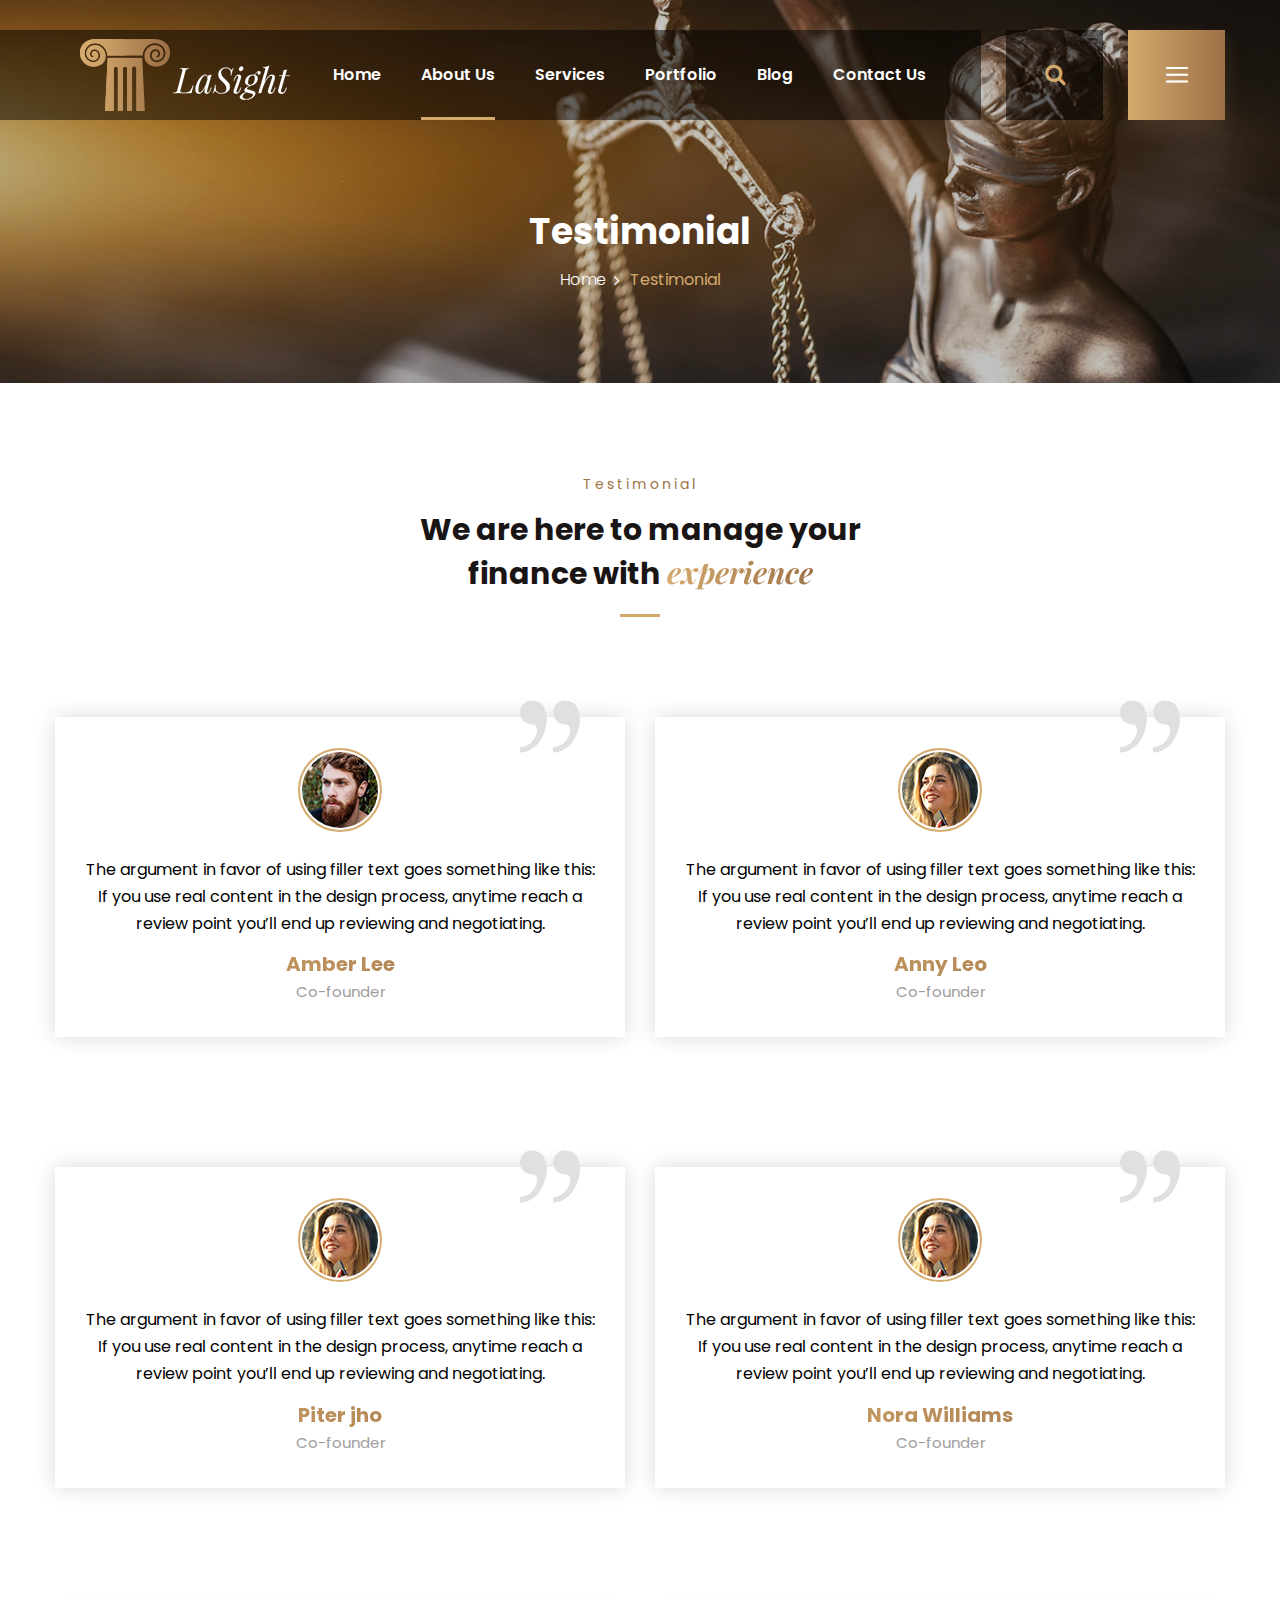
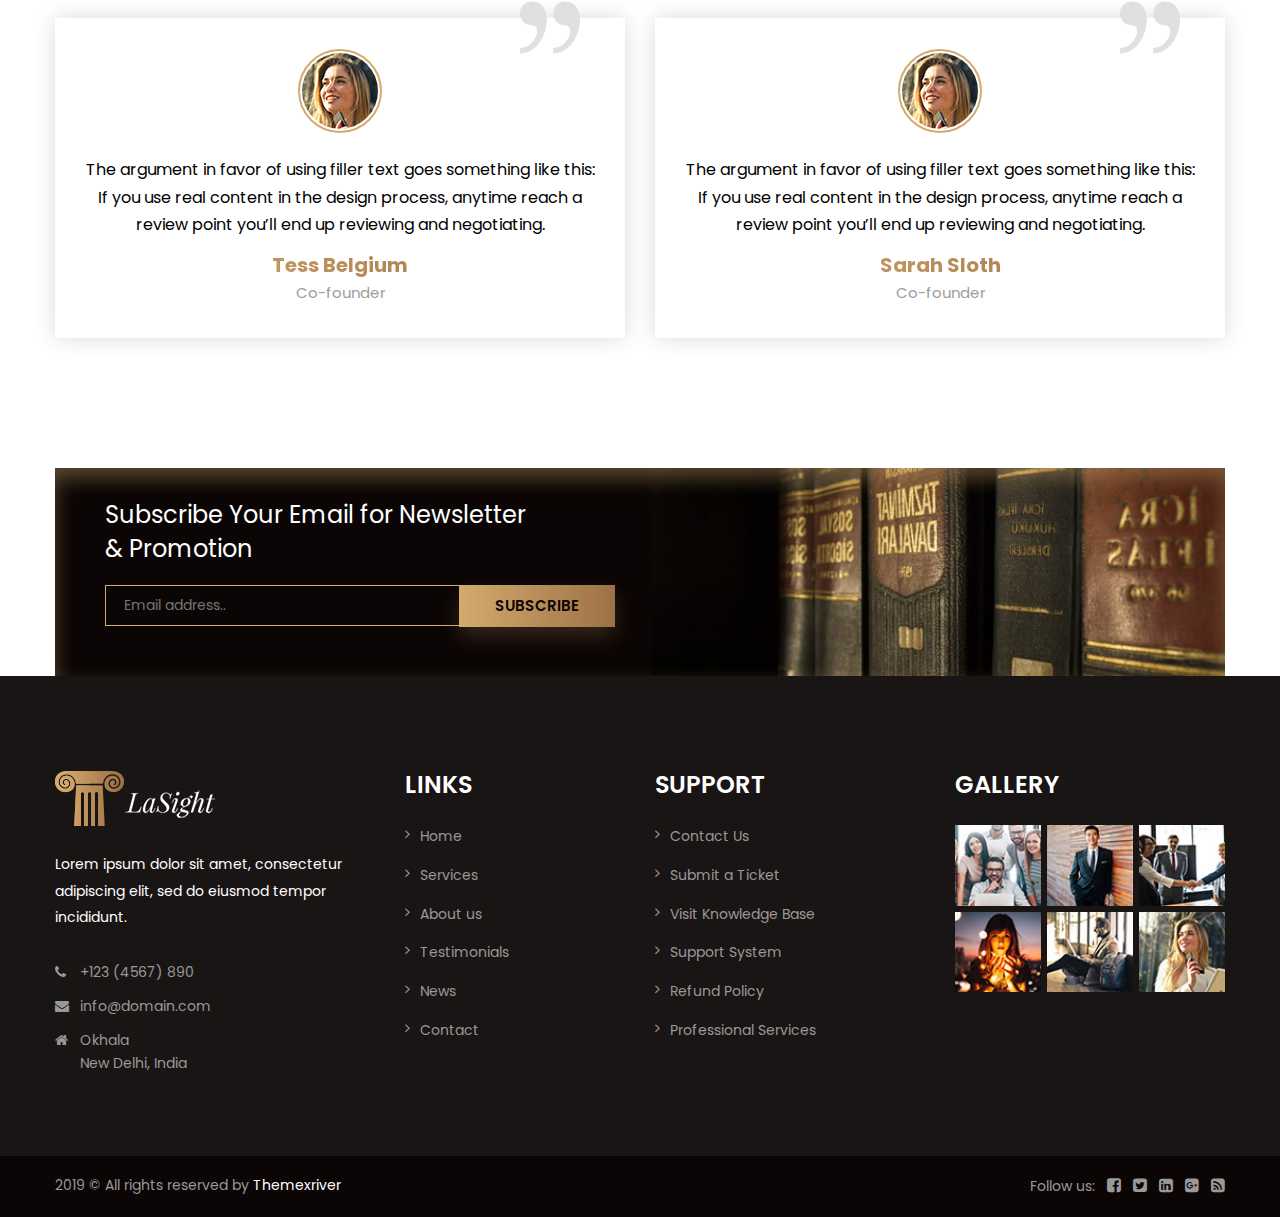
<file: testimonial.html>
<!DOCTYPE html>
<html>
<head>
<meta charset="utf-8">
<meta name="description" content="Law Lawyer Law Office - Law  HTML Template">
<meta name="keywords" content="advocate, attorney, attorney website, attorneys, barrister, business, corporate, law, law firm, law office, lawyer, lawyer theme, legal blog, legal services, notary">
<meta name="author" content="">
<title>LaSight Law HTML Template | Testimonial</title>
<!-- Stylesheets -->
<link href="css/bootstrap.css" rel="stylesheet">
<link href="css/main.css" rel="stylesheet">
<link href="css/font-awesome.css" rel="stylesheet">
<link href="css/flaticon.css" rel="stylesheet">
<link href="css/animate.css" rel="stylesheet">
<link href="css/owl.css" rel="stylesheet">
<link href="css/jquery-ui.css" rel="stylesheet">
<link href="css/animation.css" rel="stylesheet">
<link href="css/jquery.fancybox.min.css" rel="stylesheet">
<link href="css/jquery.mCustomScrollbar.min.css" rel="stylesheet">
<link href="css/responsive.css" rel="stylesheet">
<link rel="shortcut icon" href="images/favicon.png" type="image/x-icon">
<link rel="icon" href="images/favicon.png" type="image/x-icon">
<meta http-equiv="X-UA-Compatible" content="IE=edge">
<meta name="viewport" content="width=device-width, initial-scale=1.0, maximum-scale=1.0, user-scalable=0">

</head>

<body>

<div class="page-wrapper">
 	
    <!-- Preloader -->
    <div class="preloader"></div>
 	
    <!-- Main Header-->
    <header class="main-header">
    	
		<!--Header-Upper-->
		<div class="header-upper">
		<div class="container">
		<div class="clearfix">

		<div class="pull-left logo-box">
		<div class="logo"><a href="index.html"><img src="images/logo.png" alt="" title=""></a></div>
		</div>

		<div class="nav-outer clearfix">

		<!-- Main Menu -->
		<nav class="main-menu navbar-expand-md">
		<div class="navbar-header">
		<button class="navbar-toggler" type="button" data-toggle="collapse" data-target="#navbarSupportedContent" aria-controls="navbarSupportedContent" aria-expanded="false" aria-label="Toggle navigation">
		<span class="icon-bar"></span>
		<span class="icon-bar"></span>
		<span class="icon-bar"></span>
		</button>
		</div>

		<div class="navbar-collapse collapse clearfix" id="navbarSupportedContent">
		<ul class="navigation clearfix">
		<li class="dropdown"><a href="#">Home</a>
		<ul>
		<li><a href="index.html">Home Page 01</a></li>
		<li><a href="index-2.html">Home Page 02</a></li>
		</ul>
		</li>
		<li class="current dropdown"><a href="#">About Us</a>
		<ul>
		<li><a href="about.html">About Us</a></li>
		<li><a href="testimonial.html">Testimonial</a></li>
		</ul>
		</li>
		<li class="dropdown"><a href="#">Services</a>
		<ul>
		<li><a href="services.html">Services</a></li>
		<li><a href="services-detail.html">Services Detail</a></li>
		</ul>
		</li>
		<li class="dropdown"><a href="#">Portfolio</a>
		<ul>
		<li><a href="portfolio-2-column.html">Portfolio Two Column</a></li>
		<li><a href="portfolio-masonry.html">Portfolio Masonry</a></li>
		<li><a href="portfolio-single.html">Portfolio Single</a></li>
		</ul>
		</li>
		<li class="dropdown"><a href="#">Blog</a>
		<ul>
		<li><a href="blog-list.html">Blog List</a></li>
		<li><a href="blog-single.html">Blog Single</a></li>
		</ul>
		</li>
		<li><a href="contact.html">Contact us</a></li>
		</ul>
		</div>

		</nav>

		<div class="outer-box">

		<!--Search Box-->
		<div class="search-box-outer">
		<div class="dropdown">
		<button class="search-box-btn dropdown-toggle" type="button" id="dropdownMenu1" data-toggle="dropdown" aria-haspopup="true" aria-expanded="false"><span class="fa fa-search"></span></button>
		<ul class="dropdown-menu pull-right search-panel" aria-labelledby="dropdownMenu1">
		<li class="panel-outer">
		<div class="form-container">
		<form method="post" action="">
		<div class="form-group">
		<input type="search" name="field-name" value="" placeholder="Search Here" required>
		<button type="submit" class="search-btn"><span class="fa fa-search"></span></button>
		</div>
		</form>
		</div>
		</li>
		</ul>
		</div>
		</div>

		<!--Nav Toggler-->
		<div class="nav-toggler"><div class="nav-btn hidden-bar-opener"><span class="flaticon-menu"></span></div></div>
		</div>

		</div>

		</div>
		</div>
		</div>
		<!--End Header Upper-->

		<!--Sticky Header-->
		<div class="sticky-header">
		<div class="container clearfix">
		<!--Logo-->
		<div class="logo pull-left">
		<a href="index.html" class="img-responsive"><img src="images/logo-small.png" alt="" title=""></a>
		</div>

		<!--Right Col-->
		<div class="right-col pull-right">
		<!-- Main Menu -->
		<nav class="main-menu navbar-expand-md">
		<button class="navbar-toggler" type="button" data-toggle="collapse" data-target="#navbarSupportedContent1" aria-controls="navbarSupportedContent1" aria-expanded="false" aria-label="Toggle navigation">
		<span class="icon-bar"></span>
		<span class="icon-bar"></span>
		<span class="icon-bar"></span>
		</button>

		<div class="navbar-collapse collapse clearfix" id="navbarSupportedContent1">
		<ul class="navigation clearfix">
		<li class="dropdown"><a href="#">Home</a>
		<ul>
		<li><a href="index.html">Home Page 01</a></li>
		<li><a href="index-2.html">Home Page 02</a></li>
		</ul>
		</li>
		<li class="current dropdown"><a href="#">About Us</a>
		<ul>
		<li><a href="about.html">About Us</a></li>
		<li><a href="testimonial.html">Testimonial</a></li>
		</ul>
		</li>
		<li class="dropdown"><a href="#">Services</a>
		<ul>
		<li><a href="services.html">Services</a></li>
		<li><a href="services-detail.html">Services Detail</a></li>
		</ul>
		</li>
		<li class="dropdown"><a href="#">Portfolio</a>
		<ul>
		<li><a href="portfolio-2-column.html">Portfolio Two Column</a></li>
		<li><a href="portfolio-masonry.html">Portfolio Masonry</a></li>
		<li><a href="portfolio-single.html">Portfolio Single</a></li>
		</ul>
		</li>
		<li class="dropdown"><a href="#">Blog</a>
		<ul>
		<li><a href="blog-list.html">Blog List</a></li>
		<li><a href="blog-single.html">Blog Single</a></li>
		</ul>
		</li>
		<li><a href="contact.html">Contact us</a></li>
		</ul>
		</div>
		</nav><!-- Main Menu End-->
		</div>

		</div>
		</div>
		<!--End Sticky Header-->
		
    </header>
    <!--End Main Header -->
	
	<!--Form Back Drop-->
    <div class="form-back-drop"></div>
	
    <!-- Hidden Navigation Bar -->
	<section class="hidden-bar right-align">
		<div class="hidden-bar-closer">
		<button><span class="fa fa-remove"></span></button>
		</div>
		<!-- Hidden Bar Wrapper -->
		<div class="hidden-bar-wrapper">
		<div class="inner-box">
		<div class="logo">
		<a href="index.html"><img src="images/sidebar-logo.png" alt="" /></a>
		</div>
		<div class="text">Lorem ipsum, or lipsum as it is sometimes the known, is dummy text used in laying out print, graphic or web designs. The passage</div>
		<!-- List Style Four -->
		<ul class="list-style-four">
		<li><span class="icon flaticon-house"></span> <strong>Okhala </strong> New Delhi, India</li>
		<li><span class="icon flaticon-phone-call"></span> <strong>Call us!</strong>124-3254-325</li>
		<li><span class="icon flaticon-talk"></span><strong>Mail address</strong>info@domain.com</li>
		</ul>
		<div class="lower-box">
		<!-- Social Icons -->
		<ul class="social-icons">
		<li class="facebook"><a href="#"><span class="fa fa-facebook"></span></a></li>
		<li class="twitter"><a href="#"><span class="fa fa-twitter"></span></a></li>
		<li class="pinterest"><a href="#"><span class="fa fa-pinterest-p"></span></a></li>
		<li class="vimeo"><a href="#"><span class="fa fa-vimeo"></span></a></li>
		</ul>
		<a href="#" class="theme-btn buy-btn"> LaSight today!</a>
		</div>
		</div>
		</div><!-- / Hidden Bar Wrapper -->
	</section>
	<!-- End / Hidden Bar -->
	
	<!--Page Title-->
    <section class="page-title" style="background-image:url(images/background/4.jpg)">
    	<div class="container">
			<div class="content">
				<h1>Testimonial</h1>
				<ul class="page-breadcrumb">
					<li><a href="index.html">Home</a></li>
					<li>Testimonial</li>
				</ul>
			</div>
        </div>
    </section>
    <!--End Page Title-->
	
	<!-- Testimonial Page Section -->
	<section class="testimonial-page-section">
		<div class="container">
			<!-- Sec Title -->
			<div class="section-title centered">
				<div class="title">Testimonial</div>
				<h3>We are here to manage your <br> finance with <span>experience</span></h3>
			</div>
			
			<div class="row clearfix">
				
				<!-- Testimonial Block Three -->
				<div class="testimonial-block-three col-lg-6 col-md-6 col-sm-12">
					<div class="inner-box">
						<div class="quote-icon flaticon-two-quotes"></div>
						<div class="image-outer">
							<div class="image">
								<img src="images/resource/author-5.jpg" alt="" />
							</div>
						</div>
						<div class="text">The argument in favor of using filler text goes something like this: If you use real content in the design process, anytime  reach a review point you’ll end up reviewing and negotiating.</div>
						<h5>Amber Lee</h5>
						<div class="designation">Co-founder</div>
					</div>
				</div>
				
				<!-- Testimonial Block Three -->
				<div class="testimonial-block-three col-lg-6 col-md-6 col-sm-12">
					<div class="inner-box">
						<div class="quote-icon flaticon-two-quotes"></div>
						<div class="image-outer">
							<div class="image">
								<img src="images/resource/author-6.jpg" alt="" />
							</div>
						</div>
						<div class="text">The argument in favor of using filler text goes something like this: If you use real content in the design process, anytime  reach a review point you’ll end up reviewing and negotiating.</div>
						<h5>Anny Leo</h5>
						<div class="designation">Co-founder</div>
					</div>
				</div>
				
				<!-- Testimonial Block Three -->
				<div class="testimonial-block-three col-lg-6 col-md-6 col-sm-12">
					<div class="inner-box">
						<div class="quote-icon flaticon-two-quotes"></div>
						<div class="image-outer">
							<div class="image">
								<img src="images/resource/author-6.jpg" alt="" />
							</div>
						</div>
						<div class="text">The argument in favor of using filler text goes something like this: If you use real content in the design process, anytime  reach a review point you’ll end up reviewing and negotiating.</div>
						<h5>Piter jho</h5>
						<div class="designation">Co-founder</div>
					</div>
				</div>
				
				<!-- Testimonial Block Three -->
				<div class="testimonial-block-three col-lg-6 col-md-6 col-sm-12">
					<div class="inner-box">
						<div class="quote-icon flaticon-two-quotes"></div>
						<div class="image-outer">
							<div class="image">
								<img src="images/resource/author-6.jpg" alt="" />
							</div>
						</div>
						<div class="text">The argument in favor of using filler text goes something like this: If you use real content in the design process, anytime  reach a review point you’ll end up reviewing and negotiating.</div>
						<h5>Nora Williams</h5>
						<div class="designation">Co-founder</div>
					</div>
				</div>
				
				<!-- Testimonial Block Three -->
				<div class="testimonial-block-three col-lg-6 col-md-6 col-sm-12">
					<div class="inner-box">
						<div class="quote-icon flaticon-two-quotes"></div>
						<div class="image-outer">
							<div class="image">
								<img src="images/resource/author-6.jpg" alt="" />
							</div>
						</div>
						<div class="text">The argument in favor of using filler text goes something like this: If you use real content in the design process, anytime  reach a review point you’ll end up reviewing and negotiating.</div>
						<h5>Tess Belgium</h5>
						<div class="designation">Co-founder</div>
					</div>
				</div>
				
				<!-- Testimonial Block Three -->
				<div class="testimonial-block-three col-lg-6 col-md-6 col-sm-12">
					<div class="inner-box">
						<div class="quote-icon flaticon-two-quotes"></div>
						<div class="image-outer">
							<div class="image">
								<img src="images/resource/author-6.jpg" alt="" />
							</div>
						</div>
						<div class="text">The argument in favor of using filler text goes something like this: If you use real content in the design process, anytime  reach a review point you’ll end up reviewing and negotiating.</div>
						<h5>Sarah Sloth</h5>
						<div class="designation">Co-founder</div>
					</div>
				</div>
				
			</div>
			
		</div>
	</section>
	<!-- End Testimonial Page Section -->
	
	<!-- Subscribe Section -->
	<section class="subscribe-section style-two">
		<div class="container">
			<div class="inner-container" style="background-image: url(images/background/3.jpg)">
				<h2>Subscribe Your Email for Newsletter <br> & Promotion</h2>
				<!-- Subscribe Form -->
				<div class="subscribe-form">
					<form method="post" action="">
						<div class="form-group">
							<input type="email" name="email" value="" placeholder="Email address.." required>
							<button type="submit" class="theme-btn subscribe-btn">Subscribe</button>
						</div>
					</form>
				</div>
			</div>
		</div>
	</section>
	<!-- End Subscribe Section -->
	
	<!--Main Footer-->
    <footer class="main-footer">
    	<div class="container">
        	<!--Widgets Section-->
            <div class="widgets-section">
            	<div class="row clearfix">
                	
                    <!--Column-->
                    <div class="big-column col-lg-6 col-md-12 col-sm-12">
						<div class="row clearfix">
						
                        	<!--Footer Column-->
                            <div class="footer-column col-lg-7 col-md-6 col-sm-12">
                                <div class="footer-widget logo-widget">
									<div class="logo">
										<a href="index.html"><img src="images/footer-logo.png" alt="" /></a>
									</div>
									<div class="text">Lorem ipsum dolor sit amet, consectetur adipiscing elit, sed do eiusmod tempor incididunt.</div>
									<ul class="list-style-three">
										<li><span class="icon fa fa-phone"></span> +123 (4567) 890</li>
										<li><span class="icon fa fa-envelope"></span> info@domain.com</li>
										<li><span class="icon fa fa-home"></span>Okhala <br> New Delhi, India</li>
									</ul>
								</div>
							</div>
							
							<!--Footer Column-->
                            <div class="footer-column col-lg-5 col-md-6 col-sm-12">
                                <div class="footer-widget links-widget">
									<h4>Links</h4>
									<ul class="list-link">
										<li><a href="#">Home</a></li>
										<li><a href="#">Services</a></li>
										<li><a href="#">About us</a></li>
										<li><a href="#">Testimonials</a></li>
										<li><a href="#">News</a></li>
										<li><a href="#">Contact</a></li>
									</ul>
								</div>
							</div>

						</div>
					</div>
					
					<!--Column-->
                    <div class="big-column col-lg-6 col-md-12 col-sm-12">
						<div class="row clearfix">
						
                        	<!--Footer Column-->
                            <div class="footer-column col-lg-6 col-md-6 col-sm-12">
                                <div class="footer-widget links-widget">
									<h4>Support</h4>
									<ul class="list-link">
										<li><a href="#">Contact Us</a></li>
										<li><a href="#">Submit a Ticket</a></li>
										<li><a href="#">Visit Knowledge Base</a></li>
										<li><a href="#">Support System</a></li>
										<li><a href="#">Refund Policy</a></li>
										<li><a href="#">Professional Services</a></li>
									</ul>
								</div>
							</div>
							
							<!--Footer Column-->
                            <div class="footer-column col-lg-6 col-md-6 col-sm-12">
                                <div class="footer-widget gallery-widget">
									<h4>Gallery</h4>
									<div class="widget-content">
										<div class="images-outer clearfix">
											<!--Image Box-->
											<figure class="image-box"><a href="images/gallery/1.jpg" class="lightbox-image" data-fancybox="footer-gallery" title="Image Title Here" data-fancybox-group="footer-gallery"><img src="images/gallery/footer-gallery-thumb-1.jpg" alt=""></a></figure>
											<!--Image Box-->
											<figure class="image-box"><a href="images/gallery/2.jpg" class="lightbox-image" data-fancybox="footer-gallery" title="Image Title Here" data-fancybox-group="footer-gallery"><img src="images/gallery/footer-gallery-thumb-2.jpg" alt=""></a></figure>
											<!--Image Box-->
											<figure class="image-box"><a href="images/gallery/3.jpg" class="lightbox-image" data-fancybox="footer-gallery" title="Image Title Here" data-fancybox-group="footer-gallery"><img src="images/gallery/footer-gallery-thumb-3.jpg" alt=""></a></figure>
											<!--Image Box-->
											<figure class="image-box"><a href="images/gallery/4.jpg" class="lightbox-image" data-fancybox="footer-gallery" title="Image Title Here" data-fancybox-group="footer-gallery"><img src="images/gallery/footer-gallery-thumb-4.jpg" alt=""></a></figure>
											<!--Image Box-->
											<figure class="image-box"><a href="images/gallery/5.jpg" class="lightbox-image" data-fancybox="footer-gallery" title="Image Title Here" data-fancybox-group="footer-gallery"><img src="images/gallery/footer-gallery-thumb-5.jpg" alt=""></a></figure>
											<!--Image Box-->
											<figure class="image-box"><a href="images/gallery/6.jpg" class="lightbox-image" data-fancybox="footer-gallery" title="Image Title Here" data-fancybox-group="footer-gallery"><img src="images/gallery/footer-gallery-thumb-6.jpg" alt=""></a></figure>
										</div>
									</div>
								</div>
							</div>
							
						</div>
					</div>
					
				</div>
			</div>
		</div>
		<!-- Footer Bottom -->
		<div class="footer-bottom">
			<div class="container">
				<div class="row clearfix">
					
					<!-- Copyright Column -->
					<div class="copyright-column col-lg-6 col-md-6 col-sm-12">
						<div class="copyright">2019 &copy; All rights reserved by <a href="#">Themexriver</a></div>
					</div>
					
					<!-- Social Column -->
					<div class="social-column col-lg-6 col-md-6 col-sm-12">
						<ul>
							<li class="follow">Follow us: </li>
							<li><a href="#"><span class="fa fa-facebook-square"></span></a></li>
							<li><a href="#"><span class="fa fa-twitter-square"></span></a></li>
							<li><a href="#"><span class="fa fa-linkedin-square"></span></a></li>
							<li><a href="#"><span class="fa fa-google-plus-square"></span></a></li>
							<li><a href="#"><span class="fa fa-rss-square"></span></a></li>
						</ul>
					</div>
					
				</div>
			</div>
		</div>
	</footer>
	
</div>
<!--End pagewrapper-->

<!--Scroll to top-->
<div class="scroll-to-top scroll-to-target" data-target="html"><span class="fa fa-arrow-circle-up"></span></div>

<script src="js/jquery.js"></script>
<script src="js/popper.min.js"></script>
<script src="js/bootstrap.min.js"></script>
<script src="js/jquery.mCustomScrollbar.concat.min.js"></script>
<script src="js/jquery.fancybox.js"></script>
<script src="js/appear.js"></script>
<script src="js/owl.js"></script>
<script src="js/wow.js"></script>
<script src="js/jquery-ui.js"></script>
<script src="js/script.js"></script>

</body>
</html>
</file>
<file: css/flaticon.css>
@font-face {
  font-family: "Flaticon";
  src: url("../fonts/flaticon.eot");
  src: url("../fonts/flaticond41d.eot?#iefix") format("embedded-opentype"),
       url("../fonts/flaticon.woff") format("woff"),
       url("../fonts/flaticon.ttf") format("truetype"),
       url("../fonts/flaticon.svg#Flaticon") format("svg");
  font-weight: normal;
  font-style: normal;
}

@media screen and (-webkit-min-device-pixel-ratio:0) {
  @font-face {
    font-family: "Flaticon";
    src: url("../fonts/flaticon.svg#Flaticon") format("svg");
  }
}

[class^="flaticon-"]:before, [class*=" flaticon-"]:before,
[class^="flaticon-"]:after, [class*=" flaticon-"]:after {   
 	font-family: Flaticon;
	font-style: normal;
}

.flaticon-teamwork:before { content: "\f100"; }
.flaticon-team:before { content: "\f101"; }
.flaticon-family-of-three:before { content: "\f102"; }
.flaticon-daughter:before { content: "\f103"; }
.flaticon-family:before { content: "\f104"; }
.flaticon-biometric:before { content: "\f105"; }
.flaticon-fingerprint:before { content: "\f106"; }
.flaticon-fingerprint-1:before { content: "\f107"; }
.flaticon-fingerprint-2:before { content: "\f108"; }
.flaticon-phone-auricular-and-clock-delivery-symbol:before { content: "\f109"; }
.flaticon-non-stop-call:before { content: "\f10a"; }
.flaticon-24-hours:before { content: "\f10b"; }
.flaticon-24-hours-1:before { content: "\f10c"; }
.flaticon-museum:before { content: "\f10d"; }
.flaticon-bank:before { content: "\f10e"; }
.flaticon-pistol:before { content: "\f10f"; }
.flaticon-gun:before { content: "\f110"; }
.flaticon-gun-1:before { content: "\f111"; }
.flaticon-file:before { content: "\f112"; }
.flaticon-file-1:before { content: "\f113"; }
.flaticon-document:before { content: "\f114"; }
.flaticon-plan:before { content: "\f115"; }
.flaticon-exam:before { content: "\f116"; }
.flaticon-open-book:before { content: "\f117"; }
.flaticon-book:before { content: "\f118"; }
.flaticon-book-1:before { content: "\f119"; }
.flaticon-home:before { content: "\f11a"; }
.flaticon-home-1:before { content: "\f11b"; }
.flaticon-house-outline:before { content: "\f11c"; }
.flaticon-houses:before { content: "\f11d"; }
.flaticon-house:before { content: "\f11e"; }
.flaticon-house-1:before { content: "\f11f"; }
.flaticon-two-quotes:before { content: "\f120"; }
.flaticon-left-quote:before { content: "\f121"; }
.flaticon-quote:before { content: "\f122"; }
.flaticon-quotation-mark:before { content: "\f123"; }
.flaticon-right-quote-sign:before { content: "\f124"; }
.flaticon-quote-1:before { content: "\f125"; }
.flaticon-left-quote-1:before { content: "\f126"; }
.flaticon-add:before { content: "\f127"; }
.flaticon-plus:before { content: "\f128"; }
.flaticon-placeholder:before { content: "\f129"; }
.flaticon-placeholder-1:before { content: "\f12a"; }
.flaticon-placeholder-2:before { content: "\f12b"; }
.flaticon-placeholder-filled-point:before { content: "\f12c"; }
.flaticon-telephone:before { content: "\f12d"; }
.flaticon-phone-call:before { content: "\f12e"; }
.flaticon-call:before { content: "\f12f"; }
.flaticon-call-answer:before { content: "\f130"; }
.flaticon-old-handphone:before { content: "\f131"; }
.flaticon-chat:before { content: "\f132"; }
.flaticon-comment:before { content: "\f133"; }
.flaticon-chat-comment-oval-speech-bubble-with-text-lines:before { content: "\f134"; }
.flaticon-talk:before { content: "\f135"; }
.flaticon-calendar:before { content: "\f136"; }
.flaticon-calendar-1:before { content: "\f137"; }
.flaticon-timetable:before { content: "\f138"; }
.flaticon-calendar-with-spring-binder-and-date-blocks:before { content: "\f139"; }
.flaticon-link:before { content: "\f13a"; }
.flaticon-link-symbol:before { content: "\f13b"; }
.flaticon-unlink:before { content: "\f13c"; }
.flaticon-web-link:before { content: "\f13d"; }
.flaticon-play-button:before { content: "\f13e"; }
.flaticon-music-player-play:before { content: "\f13f"; }
.flaticon-play-arrow:before { content: "\f140"; }
.flaticon-portfolio:before { content: "\f141"; }
.flaticon-money-bag-with-dollar-symbol:before { content: "\f142"; }
.flaticon-money-bag:before { content: "\f143"; }
.flaticon-portfolio-1:before { content: "\f144"; }
.flaticon-suitcase:before { content: "\f145"; }
.flaticon-old-fashion-briefcase:before { content: "\f146"; }
.flaticon-ribbon-badge-award:before { content: "\f147"; }
.flaticon-award:before { content: "\f148"; }
.flaticon-winner:before { content: "\f149"; }
.flaticon-trophy:before { content: "\f14a"; }
.flaticon-multiple-users-silhouette:before { content: "\f14b"; }
.flaticon-profile:before { content: "\f14c"; }
.flaticon-users:before { content: "\f14d"; }
.flaticon-startup:before { content: "\f14e"; }
.flaticon-startup-1:before { content: "\f14f"; }
.flaticon-start-up:before { content: "\f150"; }
.flaticon-speed:before { content: "\f151"; }
.flaticon-rocket:before { content: "\f152"; }
.flaticon-startup-2:before { content: "\f153"; }
.flaticon-map:before { content: "\f154"; }
.flaticon-map-1:before { content: "\f155"; }
.flaticon-mail-box:before { content: "\f156"; }
.flaticon-download-arrow:before { content: "\f157"; }
.flaticon-download:before { content: "\f158"; }
.flaticon-pdf:before { content: "\f159"; }
.flaticon-magnifying-glass:before { content: "\f15a"; }
.flaticon-magnifying-glass-1:before { content: "\f15b"; }
.flaticon-magnifier-tool:before { content: "\f15c"; }
.flaticon-search:before { content: "\f15d"; }
.flaticon-menu:before { content: "\f15e"; }
.flaticon-menu-1:before { content: "\f15f"; }
.flaticon-menu-2:before { content: "\f160"; }
.flaticon-shopping-cart:before { content: "\f161"; }
.flaticon-shopping-cart-1:before { content: "\f162"; }
.flaticon-shopping-cart-black-shape:before { content: "\f163"; }
.flaticon-shopping-cart-of-checkered-design:before { content: "\f164"; }
.flaticon-right-arrow:before { content: "\f165"; }
.flaticon-back:before { content: "\f166"; }
.flaticon-down-arrow:before { content: "\f167"; }
.flaticon-line-chart:before { content: "\f168"; }
.flaticon-play-button-1:before { content: "\f169"; }
.flaticon-right-arrow-1:before { content: "\f16a"; }
.flaticon-left-arrow:before { content: "\f16b"; }
.flaticon-back-arrow:before { content: "\f16c"; }
.flaticon-play-button-2:before { content: "\f16d"; }
.flaticon-play-button-3:before { content: "\f16e"; }
.flaticon-target:before { content: "\f16f"; }
.flaticon-left-arrow-1:before { content: "\f170"; }
.flaticon-right-arrow-2:before { content: "\f171"; }
.flaticon-growth:before { content: "\f172"; }
.flaticon-target-1:before { content: "\f173"; }
.flaticon-settings:before { content: "\f174"; }
.flaticon-avatar:before { content: "\f175"; }
.flaticon-share:before { content: "\f176"; }
.flaticon-heart:before { content: "\f177"; }
.flaticon-like:before { content: "\f178"; }
.flaticon-star:before { content: "\f179"; }
.flaticon-headphones:before { content: "\f17a"; }
.flaticon-garbage:before { content: "\f17b"; }
.flaticon-internet:before { content: "\f17c"; }
.flaticon-network:before { content: "\f17d"; }
</file>
<file: css/animation.css>
@keyframes rotateme {
    from {
        transform: rotate(0deg);
    }
    to { 
        transform: rotate(360deg);
    }
}
@-webkit-keyframes rotateme {
    from {
        -webkit-transform: rotate(0deg);
    }
    to { 
        -webkit-transform: rotate(360deg);
    }
}
@-moz-keyframes rotateme {
    from {
        -moz-transform: rotate(0deg);
    }
    to { 
        -moz-transform: rotate(360deg);
    }
}
@-o-keyframes rotateme {
    from {
        -o-transform: rotate(0deg);
    }
    to { 
        -o-transform: rotate(360deg);
    }
}

.moment-section:before,
.services-section:before,
.contact-form-section .inner-container .icons-one,
.contact-form-section .inner-container .icons-two,
.video-section .auto-container:before{
    animation-name: rotateme; 
    animation-duration: 24s; 
    animation-iteration-count: infinite;
    animation-timing-function: linear;
	
	-webkit-animation-name: rotateme; 
    -webkit-animation-duration: 24s; 
    -webkit-animation-iteration-count: infinite;
    -webkit-animation-timing-function: linear;
	
	-moz-animation-name: rotateme; 
    -moz-animation-duration: 24s; 
    -moz-animation-iteration-count: infinite;
    -moz-animation-timing-function: linear;
	
	-ms-animation-name: rotateme; 
    -ms-animation-duration: 24s; 
    -ms-animation-iteration-count: infinite;
    -ms-animation-timing-function: linear;
	
	-o-animation-name: rotateme; 
    -o-animation-duration: 24s; 
    -o-animation-iteration-count: infinite;
    -o-animation-timing-function: linear;
}

/* Bob */
@-webkit-keyframes float-bob {
  0% {
    -webkit-transform: translateY(-20px);
    transform: translateY(-20px);
  }

  50% {
    -webkit-transform: translateY(-10px);
    transform: translateY(-10px);
  }

  100% {
    -webkit-transform: translateY(-20px);
    transform: translateY(-20px);
  }
}

@keyframes float-bob {
  0% {
    -webkit-transform: translateY(-20px);
    transform: translateY(-20px);
  }

  50% {
    -webkit-transform: translateY(-10px);
    transform: translateY(-10px);
  }

  100% {
    -webkit-transform: translateY(-20px);
    transform: translateY(-20px);
  }
}


@-webkit-keyframes zoom-fade {
  0% {
    -webkit-transform: scale(0.9);
    transform: scale(0.9);
  }

  50% {
    -webkit-transform: scale(1);
    transform: scale(1);
  }

  100% {
    -webkit-transform: scale(0.9);
    transform: scale(0.9);
  }
}

@keyframes zoom-fade {
  0% {
    -webkit-transform: scale(0.9);
    transform: scale(0.9);
  }

  50% {
    -webkit-transform: scale(1);
    transform: scale(1);
  }

  100% {
    -webkit-transform: scale(0.9);
    transform: scale(0.9);
  }
}

.subscribe-section:after,
.banner-section-two .image-box,
.portfolio-section .outer-container .content-column .image,
.main-slider .business-image-box{
    animation-name: float-bob; 
    animation-duration: 2s; 
    animation-iteration-count: infinite;
    animation-timing-function: linear;
	
	-webkit-animation-name: float-bob; 
    -webkit-animation-duration: 2s; 
    -webkit-animation-iteration-count: infinite;
    -webkit-animation-timing-function: linear;
	
	-moz-animation-name: float-bob; 
    -moz-animation-duration: 2s; 
    -moz-animation-iteration-count: infinite;
    -moz-animation-timing-function: linear;
	
	-ms-animation-name: float-bob; 
    -ms-animation-duration: 2s; 
    -ms-animation-iteration-count: infinite;
    -ms-animation-timing-function: linear;
	
	-o-animation-name: float-bob; 
    -o-animation-duration: 2s; 
    -o-animation-iteration-count: infinite;
    -o-animation-timing-function: linear;
}

.portfolio-section:before,
.banner-section-two:before,
.video-box:before,.video-box:after,.banner-section .image-box,.about-section .image-column .inner-column:before,.banner-section-three .image-layer .icon-box,.consulting-section .image-column .inner-column .image img,.moment-section:after{   animation-name: zoom-fade; 
    animation-duration: 3s; 
    animation-iteration-count: infinite;
    animation-timing-function: linear;
	
	-webkit-animation-name: zoom-fade; 
    -webkit-animation-duration: 3s; 
    -webkit-animation-iteration-count: infinite;
    -webkit-animation-timing-function: linear;
	
	-moz-animation-name: zoom-fade; 
    -moz-animation-duration: 3s; 
    -moz-animation-iteration-count: infinite;
    -moz-animation-timing-function: linear;
	
	-ms-animation-name: zoom-fade; 
    -ms-animation-duration: 3s; 
    -ms-animation-iteration-count: infinite;
    -ms-animation-timing-function: linear;
	
	-o-animation-name: zoom-fade; 
    -o-animation-duration: 3s; 
    -o-animation-iteration-count: infinite;
    -o-animation-timing-function: linear;
}
</file>
<file: css/responsive.css>
/* Lawsight HTML Template*/

@media only screen and (max-width: 5000px){
	.page-wrapper{
		overflow:hidden;	
	}
}

@media only screen and (max-width: 1340px){

	.page-wrapper{
		overflow:hidden;	
	}
	
}

@media only screen and (max-width: 1140px){
	
	.page-wrapper{
		overflow:hidden;	
	}
	
	.header-style-two .outer-container{
		padding:0px 15px;
	}
	
	.testimonial-block-three{
		margin-bottom:40px;
	}
	
	.portfolio-single-section .content-column .inner-column{
		padding:0px;
	}
	
	.main-header .header-upper .outer-box .nav-toggler,
	.main-menu .navigation > li{
		margin-left:0px;
	}
	
	.main-header .info-box strong{
		font-size:13px;
	}
	
	.main-footer:before,
	.about-section .image-layer,
	.banner-section-two .content-column .text br,
	.header-style-two .phone-number,
	.main-header .header-upper .social-box,
	.main-header .header-upper .button-box,
	.main-header .header-upper .search-box-outer{
		display:none;
	}
	
	.main-header .outer-box .buttons-box .theme-btn{
		font-size:16px;
	}
	
	.feature-block .inner-box .content h4{
		font-size:22px;
	}
	
	.main-header .outer-box .option-box > li{
		margin-left:15px;
	}
	
	.main-slider h2{
		font-size:36px;
	}
	
	.main-header .nav-outer{
		margin-top:0px;
	}
	
	.main-slider .slide .content{
		padding:250px 0px 150px;
	}
	
	.sidebar-page-container .sidebar-side .padding-right,
	.main-header .header-upper .main-menu{
		padding-right:0px;
	}
	
	.main-header .header-upper .logo-box{
		position:relative;
		left:0px;
	}
	
	.banner-section .slide{
		padding:250px 0px 150px;
	}
	
	.header-style-two .nav-outer .main-menu{
		float:right !important;
		display:block;
	}
	
	.banner-section-two .content-column h2{
		font-size:44px;
	}
	
	.about-section .image-column .inner-column{
		padding-top:0px;
	}
	
	.about-section .content-column .question{
		font-size:15px;
	}
	
	.portfolio-section .outer-container{
		padding:0px 15px;
	}
	
	h5{
		font-size:17px;
	}
	
	.list-style-two li{
		font-size:16px;
	}
	
	.services-section-three .image-column .inner-column,
	.about-section .image-column .inner-column{
		margin-left:0px;
	}
	
	.services-section-three .blocks-column .inner-column{
		margin-right:0px;
	}
	
	.services-single .service-tabs .tab-btns .tab-btn{
		width:32.9%;
	}
	
	.main-header .main-menu::before{
		right:-200px;
	}
	
}

@media only screen and (min-width: 768px){
	.main-menu .navigation > li > ul,
	.main-menu .navigation > li > ul > li > ul{
		display:block !important;
		visibility:hidden;
		opacity:0;
	}
}

@media only screen and (max-width: 1023px){
	
	.main-header .main-box .logo-box {
		position:relative;
		left:0px;
		top:0px;
		right:0px;
		bottom:0px;
		margin:0px;
		text-align:left;
	}
	
	.feature-section-two .inner-container{
		padding-top:0px;
		border-top:0px;
	}
	
	.contact-page-section .inner-container h2{
		font-size:30px;
	}
	
	.contact-page-section .inner-container h2 br,
	.feature-block-two .inner-box .year::before,
	.feature-block-two .fill-line{
		display:none;
	}
	
	.about-section.style-two{
		padding-bottom:0px;
	}
	
	.services-section-three .image-column .inner-column .image{
		float:left;
	}
	
	.feature-block-two .inner-box .year{
		position:relative;
		top:0px;
		margin-bottom:15px;
	}
	
	.main-header .nav-toggler{
		display:block;
	}
	
	.banner-section-two .image-column{
		order:2;
		padding-top:50px;
	}
	
	.banner-section-two .content-column{
		order:1;
	}
	
	.main-slider .tparrows,
	.fixed-header .sticky-header,
	.banner-section-two .left-side{
		display:none;
	}
	
	.main-menu .navigation > li > a{
		font-size:14px;
	}
	
	.main-header .options-box{
		margin-top:0px;
		position:absolute;
		left:0px;
		top:25px;
		z-index:12;
		display:none;
		right:auto;
	}
	
	.main-header .header-upper .upper-right{
		padding-top:0px;
		width:100%;
		text-align:center;
	}
	
	.main-menu .navigation > li{
		margin-right:25px;
	}
	
	.main-header .header-upper .outer-container{
		padding:0px 15px;
	}
	
	.main-header .header-upper .support-box{
		margin-top:10px;
	}
	
	.main-slider .slide .image-box,
	.main-slider .slide .content{
		width:100%;
	}
	
	.main-slider .slide .content{
		padding:250px 0px 150px;
	}
	
	.main-slider .slide .image-box{
		display:none;
	}
	
	.main-header .top-left .contact-list li a{
		font-size:14px;
	}
	
	.team-block{
		margin-bottom:40px;
	}
	
	.main-header .header-upper .outer-box{
		display:none;
	}
	
	.header-style-two{
		position:relative;
		margin-top:0px;
		background-color:#c1955f;
	}
	
	.banner-section-two{
		padding-top:0px;
	}
	
	.about-section .image-column .inner-column{
		margin-left:0px;
	}
	
	.news-section .section-title .pull-left,
	.news-section .section-title .pull-right,
	.team-section .section-title .pull-left,
	.team-section .section-title .pull-right{
		width:100%;
	}
	
	.news-section .section-title .pull-right .text,
	.team-section .section-title .text{
		max-width:100%;
	}
	
	.news-section .section-title .text{
		padding-left:0px;
	}
	
	.news-section .section-title .pull-right{
		width:100%;
	}
	
	.form-section .upper-content .info-column .list-style-two{
		padding-top:0px;
	}
	
	.testimonial-section .owl-dots{
		position:relative;
		top:0px;
		margin-top:30px;
	}
	
}

@media only screen and (max-width: 767px){
	
	.header-upper .logo-outer {
		position:relative;
		left:0px;
		top:0px;
		right:0px;
		bottom:0px;
		width:100%;
		margin:0px;
	}
	
	.section-title h2,
	.page-title h1,
	.section-title-two h2{
		font-size:28px;	
	}
	
	.main-menu{
		width:100%;
		display:block;
	}
	
	.main-menu .navbar-collapse {
	   max-height:300px;
	   max-width:none;
		overflow:auto;
		float:none !important;
		width:100% !important;
		padding:0px 0px 0px;
		border:none;
		margin:0px 0px 15px;
		-ms-border-radius:0px;
		-moz-border-radius:0px;
		-webkit-border-radius:0px;
		-o-border-radius:0px;
		border-radius:0px;
		box-shadow:none;
   }
   
	.main-menu .navbar-collapse.in,
	.main-menu .collapsing{
		padding:0px 0px 0px;
		border:none;
		margin:0px 0px 15px;
		-ms-border-radius:0px;
		-moz-border-radius:0px;
		-webkit-border-radius:0px;
		-o-border-radius:0px;
		border-radius:0px;
		box-shadow:none;	
	}
	
	.main-menu .navbar-header{
		position:relative;
		float:none;
		display:block;
		text-align:right;
		width:100%;
		padding:15px 0px;
		right:0px;
		z-index:12;
	}
	
	.main-menu .navbar-header .navbar-toggle{
		display:inline-block;
		z-index:12;
		border:1px solid #cc8809;
		float:none;
		margin:0px 0px 0px 0px;
		border-radius:0px;
		background:#cc8809;
	}
	
	.main-menu .navbar-header .navbar-toggle .icon-bar{
		background:#ffffff;	
	}
	
	.main-menu .navbar-collapse > .navigation{
		float:none !important;
		margin:0px !important;
		width:100% !important;
		background:#2c2c2c;
		border:1px solid #ffffff;
		border-top:none;
	}
	
	.main-menu .navbar-collapse > .navigation > li{
		margin:0px !important;
		float:none !important;
		padding:0px !important;
		width:100%;
	}
	
	.main-menu .navigation > li > a,
	.main-menu .navigation > li > ul:before{
		border:none;	
	}
	
	.main-menu .navbar-collapse > .navigation > li > a{
		padding:10px 10px !important;
		border:none !important;
	}
	
	.main-menu .navigation li.dropdown > a:after,
	.main-menu .navigation > li.dropdown > a:before,
	.main-menu .navigation > li > ul > li > a::before,
	.main-menu .navigation > li > ul > li > ul > li > a::before{
		color:#ffffff !important;
		right:15px;
		font-size:16px;
		display:none !important;
	}
	
	.main-menu .navbar-collapse > .navigation > li > ul,
	.main-menu .navbar-collapse > .navigation > li > ul > li > ul{
		position:relative;
		border:none;
		float:none;
		visibility:visible;
		opacity:1;
		display:none;
		margin:0px;
		left:auto !important;
		right:auto !important;
		top:auto !important;
		padding:0px;
		outline:none;
		width:100%;
		background:#2c2c2c;
		-webkit-border-radius:0px;
		-ms-border-radius:0px;
		-o-border-radius:0px;
		-moz-border-radius:0px;
		border-radius:0px;
		transition:none !important;
		-webkit-transition:none !important;
		-ms-transition:none !important;
		-o-transition:none !important;
		-moz-transition:none !important;
	}
	
	.main-menu .navbar-collapse > .navigation > li,
	.main-menu .navbar-collapse > .navigation > li > ul > li,
	.main-menu .navbar-collapse > .navigation > li > ul > li > ul > li{
		border-top:1px solid rgba(255,255,255,1) !important;
		border-bottom:none;
		opacity:1 !important;
		top:0px !important;
		left:0px !important;
		visibility:visible !important;
	}
	
	.main-menu .navbar-collapse > .navigation > li:first-child{
		border:none;	
	}
	
	.main-menu .navbar-collapse > .navigation > li > a,
	.main-menu .navbar-collapse > .navigation > li > ul > li > a,
	.main-menu .navbar-collapse > .navigation > li > ul > li > ul > li > a{
		padding:10px 10px !important;
		line-height:22px;
		color:#ffffff;
		background:#2c2c2c;
		text-align:left;
	}
	
	.main-menu .navbar-collapse > .navigation > li > a:hover,
	.main-menu .navbar-collapse > .navigation > li > a:active,
	.main-menu .navbar-collapse > .navigation > li > a:focus{
		background:#cc8809;
	}
	
	.main-menu .navbar-collapse > .navigation > li:hover > a,
	.main-menu .navbar-collapse > .navigation > li > ul > li:hover > a,
	.main-menu .navbar-collapse > .navigation > li > ul > li > ul > li:hover > a,
	.main-menu .navbar-collapse > .navigation > li.current > a,
	.main-menu .navbar-collapse > .navigation > li.current-menu-item > a{
		background:#2c2c2c;
		color:#ffffff !important;
	}
	
	.main-menu .navbar-collapse > .navigation li.dropdown .dropdown-btn{
		display:block;
	}
	
	.main-header .top-left,
	.main-slider .owl-nav,
	.main-header .main-menu:before,
	.main-header .header-upper .outer-box,
	.main-menu .navbar-collapse > .navigation li.dropdown:after,
	.main-menu .navigation > li > ul:before{
		display:none !important;	
	}
	
	.main-header .top-right{
		width:100%;
		text-align:center;
	}
	
	.main-header .top-right .cart-box{
		float:none;
		display:inline-block;
	}
	
	.main-header .btn-outer{
		left:0px;
		top:0px;
		right:auto;
		margin-top:15px;
		text-align:left;
		z-index:12;
	}
	
	.main-header .main-box .logo-box{
		float:none;
		text-align:center;
		padding-bottom:10px;
	}
	
	.main-header .main-box .outer-container{
		padding:0px;
	}
	
	.main-header .header-lower .outer-box{
		position:absolute;
		z-index:12;
		display:block;
	}
	
	.main-menu .navbar-header .navbar-toggler{
		display: inline-block;
		z-index: 12;
		width: 50px;
		height: 40px;
		float: none;
		padding: 0px;
		text-align: center;
		border-radius: 0px;
	    background: none;
		border: 1px solid #ffffff;
	}
	
	.main-menu .navbar-header .navbar-toggler .icon-bar{
		position: relative;
		background: #ffffff;
		height: 2px;
		width: 26px;
		display: block;
		margin:0 auto;
		margin:5px 11px;
	}
	
	.main-header .nav-outer{
		width:100%;
		margin-top:-80px;
	}
	
	.main-slider h3{
		font-size:18px;
	}
	
	.main-slider .slide{
		padding:120px 0px;
	}
	
	.main-header .outer-box .option-box > li{
		margin-left:0px;
		margin-right: 20px;
	}
	
	.main-header .header-lower .search-box-outer .dropdown-menu{
		left:0px !important;
	}
	
	.main-header .header-upper .search-box-outer .dropdown-menu{
		top:51px !important;
		left: 0px;
		right: auto;
	}
	
	.main-footer .footer-bottom .social-column,
	.main-footer .footer-bottom{
		text-align:center;
	}
	
	.section-title .big-title{
		font-size:80px;
	}
	
	.main-footer .footer-bottom .footer-nav{
		text-align:center;
		margin-top: 6px;
	}
	
	.sidebar-page-container .comments-area .comment-box .author-thumb{
		position:relative;
	}
	
	.main-header .header-upper .option-box{
		position:absolute;
		right:70px;
		top:-54px;
		z-index:20;
		margin-left:0px;
		padding-top:0px;
		margin-top:0px;
	}
	
	.main-header .header-upper .logo-box{
		padding:0px 0px 0px;
		z-index:20;
	}
	
	.main-header .header-upper .option-box .nav-btn{
		margin-left:0px;
	}
	
	.main-slider .slide .content{
		padding:80px 0px 0px;
	}
	
	.main-slider .optimize-content{
		padding-bottom:0px;
	}
	
	.main-header .header-lower .search-box-outer .dropdown-menu{
		margin-top:48px;
		transform:translate3d(0px, 0px, 0px) !important;
	}
	
	.main-header .header-lower .language .dropdown-menu{
		margin-top:47px;
	}
	
	.section-title-three h2,
	.page-title .content h1,
	.main-slider h2.style-two{
		font-size:38px;
	}
	
	h1{
		font-size:50px;
	}
	
	.video-box{
		width:100%;
	}
	
	.main-header{
		position:relative;
		margin-top:0px;
		background-color:#222222;
	}
	
	.banner-section .slide{
		padding:150px 0px 150px;
	}
	
	.banner-section .content h1{
		font-size:40px;
	}
	
	.banner-section .content .title{
		font-size:18px;
	}
	
	.services-section-two .lower-section .carousel-box .content{
		padding-left:15px;
		padding-right:15px;
	}
	
	.page-title{
		padding:100px 0px;
	}
	
	.portfolio-section-two .filters li{
		padding:0px 8px;
		margin:0px 8px;
	}
	
	.sidebar-page-container .comments-area .comment{
		padding-left:0px;
	}
	
	.blog-single .post-share-options{
		padding-left:0px;
		padding-right:0px;
	}
	
	.blog-single .post-share-options .post-tags a{
		margin-right:0px;
	}
	
	.main-header.header-style-two{
		background:#c1955f;
	}
	
	.header-style-two .nav-outer .main-menu{
		width:100%;
		margin-top:-80px;
	}
	
	.main-header.header-style-two .nav-outer{
		margin-top:0px;
	}
	
}

@media only screen and (max-width: 599px){
	
	.main-slider .price,
	.main-slider h3.light{
		font-size:26px;
	}
	
	.contact-page-section .inner-container{
		padding-left:15px;
		padding-right:15px;
	}
	
	.blog-single .inner-box .lower-content blockquote .quote-text{
		font-size:18px;
	}
	
	.blog-single .post-share-options .social-links{
		width:100%;
		display:block;
	}
	
	.section-title h3 br,
	.subscribe-section .inner-container h2 br{
		display:none;
	}
	
	.list-style-seven li{
		font-size:15px;
	}
	
	.blog-single .inner-box .lower-content blockquote{
		padding-left:30px;
	}
	
	.blog-single .inner-box .lower-content blockquote .quote-icon{
		position:relative;
		left:0px;
	}
	
	.banner-section .content h1{
		font-size:34px;
	}
	
	.main-slider h2{
		font-size:26px;
	}
	
	.main-header .header-lower .search-box-outer .dropdown-menu{
		width:250px;
	}
	
	.main-slider .theme-btn{
		margin-right:10px;
	}
	
	.section-title h2{
		font-size:24px !important;
	}
	
	.main-slider .theme-btn{
		font-size:12px;
	}
	
	.section-title-three h2{
		font-size:32px;
	}
	
	.main-slider .text{
		font-size:16px;
	}
	
	.section-title h2 br{
		display:none;
	}
	
	h1{
		font-size:40px;
	}
	
	h3{
		font-size:26px;
	}
	
	.subscribe-section .inner-container{
		padding:20px 15px;
	}
	
	.subscribe-section .inner-container h2{
		font-size:20px;
	}
	
	.services-single .service-tabs .tab-btns .tab-btn{
		width:100%;
		margin-bottom:1px;
	}
	
}

@media only screen and (max-width: 479px) {
	
	.main-header .search-box-outer .dropdown-menu{
		top:44px;	
	}
	
	.testimonial-block .inner-box .text,
	.services-block .inner-box .content{
		padding-left:0px;
	}
	
	.more-services a{
		font-size:16px;
	}
	
	.testimonial-block .inner-box .quote-icon{
		position:relative;
		top:0px;
		margin-bottom:18px;
		display:block;
	}
	
	.subscribe-form .form-group{
		padding-right:0px;
	}
	
	.subscribe-form input[type="submit"],
	.subscribe-form button{
		position:relative;
		width:100%;
		margin-top:15px;
	}
	
	.services-block .inner-box .icon-box{
		position:relative;
		margin-bottom:18px;
	}
	
	.testimonial-block-three .inner-box,
	.contact-form-section .inner-container{
		padding-left:15px;
		padding-right:15px;
	}
	
	.about-section .content-column .inner-column .signature{
		padding:0px;
	}
	
	.about-section .content-column .inner-column .signature .signature-img{
		position:relative;
	}
	
	.banner-section .content h1{
		font-size:26px;
	}
	
	.project-block-three .inner-box .image .overlay-box{
		padding:15px 15px;
	}
	
	.banner-section-two .content-column h2{
		font-size:34px;
	}
	
	.portfolio-section-two .filters li{
		margin-bottom:12px;
	}
	
}
</file>
<file: css/main.css>
/* LawSight Law HTML Template */

/************ TABLE OF CONTENTS ***************
1. Fonts
2. Reset
3. Global
4. Main Header / Style Two
5. Main Slider
6. Services Section / Two
7. About Section
8. Counter Section
9. Team Section
10. Portfolio Section
11. Form Section
12. News Section
13. Subscribe Section
14. Main Footer
15. Banner Section Two
16. Feature Section / Two
17. Contact Form Section
18. Page Title
19. Services Detail Section
20. Portfolio Masonry
21. Blog Sidebar Widget
22. Map Section
23. Contact Form Section

**********************************************/

@import url('https://fonts.googleapis.com/css?family=Muli:300,300i,400,400i,600,600i,700,700i,800,800i,900,900i|Open+Sans:300,300i,400,400i,600,600i,700,700i,800,800i|Playfair+Display:400,400i,700,700i,900,900i|Poppins:300,300i,400,400i,500,500i,600,600i,700,700i,800,800i,900,900i');

/*font-family: 'Poppins', sans-serif;
font-family: 'Muli', sans-serif;
font-family: 'Playfair Display', serif;
font-family: 'Open Sans', sans-serif;*/

/*** 

====================================================================
	Reset
====================================================================

 ***/
 
* {
	margin:0px;
	padding:0px;
	border:none;
	outline:none;
}

/*** 

====================================================================
	Global Settings
====================================================================

 ***/

body {
	font-family: 'Poppins', sans-serif;
	font-size:14px;
	color:#777777;
	line-height:1.7em;
	font-weight:400;
	background:#ffffff;
	-webkit-font-smoothing: antialiased;
	-moz-font-smoothing: antialiased;
}

.bordered-layout .page-wrapper{
	padding:0px 50px 0px;
}

a{
	text-decoration:none;
	cursor:pointer;
	color:#4835ce;
}

button,
a:hover,a:focus,a:visited{
	text-decoration:none;
	outline:none !important;
}

h1,h2,h3,h4,h5,h6 {
	position:relative;
	font-weight:normal;
	margin:0px;
	background:none;
	line-height:1.6em;
	font-family: 'Poppins', sans-serif;
}

/* Typography */

h1{
	font-size:60px;
}

h2{
	font-size:40px;
}

h3{
	font-size:30px;
}

h4{
	font-size:24px;
}

h5{
	font-size:20px;
}

h6{
	font-size:18px;
}

input,button,select,textarea{
	
}

textarea{
	overflow:hidden;
}

p{
	position:relative;
	line-height:1.8em;
	font-family: 'Muli', sans-serif;
}

.container{
	position:static;
	max-width:1200px;
	padding:0px 15px;
	margin:0 auto;
}

.medium-container{
	max-width:850px;
}

.page-wrapper{
	position:relative;
	margin:0 auto;
	width:100%;
	min-width:300px;
}

ul,li{
	list-style:none;
	padding:0px;
	margin:0px;	
}

img{
	display:inline-block;
	max-width:100%;
}

.theme-btn{
	display:inline-block;
	transition:all 0.3s ease;
	-moz-transition:all 0.3s ease;
	-webkit-transition:all 0.3s ease;
	-ms-transition:all 0.3s ease;
	-o-transition:all 0.3s ease;
}

.centered{
	text-align:center;	
}

/*Btn Style One*/

.btn-style-one{
	position:relative;
	line-height:24px;
	color:#ffffff;
	font-size:15px;
	cursor: pointer;
	font-weight:600;
	border-radius:50px;
	background-color:#9e7247;
	text-transform:uppercase;
	padding:16px 36px 16px 36px;
	font-family: 'Poppins', sans-serif;
	box-shadow:0px 10px 20px rgba(212,169,109,0.15);
	background-image: -ms-linear-gradient(left, #D5AA6D 0%, #9e7247 100%);
	background-image: -moz-linear-gradient(left, #D5AA6D 0%, #9e7247 100%);
	background-image: -o-linear-gradient(left, #D5AA6D 0%, #9e7247 100%);
	background-image: -webkit-gradient(linear, left top, right top, color-stop(0, #D5AA6D), color-stop(100, #9e7247));
	background-image: -webkit-linear-gradient(left, #D5AA6D 0%, #9e7247 100%);
	background-image: linear-gradient(to right, #D5AA6D 0%, #9e7247 100%);
}

.btn-style-one:hover{
	color:#ffffff;
	background-image: -ms-linear-gradient(left, #9d7146 0%, #D5AA6D 100%);
	background-image: -moz-linear-gradient(left, #9d7146 0%, #D5AA6D 100%);
	background-image: -o-linear-gradient(left, #9d7146 0%, #D5AA6D 100%);
	background-image: -webkit-gradient(linear, left top, right top, color-stop(0, #9d7146), color-stop(100, #D5AA6D));
	background-image: -webkit-linear-gradient(left, #9d7146 0%, #D5AA6D 100%);
	background-image: linear-gradient(to right, #9d7146 0%, #D5AA6D 100%);
}

/*Btn Style Two*/

.btn-style-two{
	position:relative;
	padding:11px 32px 11px;
	line-height:24px;
	color:#ffffff;
	font-size:15px;
	cursor: pointer;
	font-weight:400;
	border-radius:50px;
	text-transform:capitalize;
	background-color:#191514;
	box-shadow:0px 2px 10px 3px rgba(0,0,0,0.15);
}

.btn-style-two:hover{
	background-color:#9d7146;
    background-image: -ms-linear-gradient(left, #D5AA6D 0%, #9e7247 100%);
	background-image: -moz-linear-gradient(left, #D5AA6D 0%, #9e7247 100%);
	background-image: -o-linear-gradient(left, #D5AA6D 0%, #9e7247 100%);
	background-image: -webkit-gradient(linear, left top, right top, color-stop(0, #D5AA6D), color-stop(100, #9e7247));
	background-image: -webkit-linear-gradient(left, #D5AA6D 0%, #9e7247 100%);
	background-image: linear-gradient(to right, #D5AA6D 0%, #9e7247 100%);
	color:#ffffff;
}

/* Btn Style Three */

.btn-style-three{
	position:relative;
	padding:11px 32px 11px;
	line-height:24px;
	color:#333333;
	font-size:15px;
	cursor: pointer;
	font-weight:400;
	border-radius:50px;
	text-transform:capitalize;
	background-color:#eeeef6;
	box-shadow: inset 0 0 10px rgba(0,0,0,0.20);
}

.btn-style-three:hover{
	background-color:#9d7146;
    background-image: -ms-linear-gradient(left, #D5AA6D 0%, #9e7247 100%);
	background-image: -moz-linear-gradient(left, #D5AA6D 0%, #9e7247 100%);
	background-image: -o-linear-gradient(left, #D5AA6D 0%, #9e7247 100%);
	background-image: -webkit-gradient(linear, left top, right top, color-stop(0, #D5AA6D), color-stop(100, #9e7247));
	background-image: -webkit-linear-gradient(left, #D5AA6D 0%, #9e7247 100%);
	background-image: linear-gradient(to right, #D5AA6D 0%, #9e7247 100%);
	color:#ffffff;
}

.theme_color{
	color:#d5aa6d;
}

.preloader{ position:fixed; left:0px; top:0px; width:100%; height:100%; z-index:999999; background-color:#ffffff; background-position:center center; background-repeat:no-repeat; background-image:url(../images/icons/preloader.svg); background-size:80px;}

img{
	display:inline-block;
	max-width:100%;
	height:auto;	
}

/*** 

====================================================================
	Scroll To Top style
====================================================================

***/

.scroll-to-top{
	position:fixed;
	bottom:15px;
	right:15px;
	width:60px;
	height:60px;
	color:#ffffff;
	font-size:24px;
	text-transform:uppercase;
	line-height:60px;
	text-align:center;
	z-index:100;
	cursor:pointer;
	background:#0a0a0a;
	display:none;
	-webkit-transition:all 300ms ease;
	-ms-transition:all 300ms ease;
	-o-transition:all 300ms ease;
	-moz-transition:all 300ms ease;
	transition:all 300ms ease;		
}

.scroll-to-top:hover{
	color:#ffffff;
	background:#d5aa6d;
}

/*** 

====================================================================
	Section Title
====================================================================

***/

.section-title{
	position:relative;
	z-index:1;
	margin-bottom:35px;
}

.section-title .title{
	position:relative;
	font-size:14px;
	color:#9e7247;
	font-weight:400;
	letter-spacing:3px;
	margin-bottom:12px;
	text-transform:capitalize;
	font-family: 'Poppins', sans-serif;
}

.section-title h3{
	position:relative;
	color:#191514;
	font-weight:700;
	line-height:1.4em;
	padding-bottom: 22px;
	font-family: 'Poppins', sans-serif;
}

.section-title h3 span{
	position:relative;
	color:#d5aa6d;
	font-style:italic;
	font-family: 'Playfair Display', serif;
    background: linear-gradient(to right, #d5aa6d 0%, #9e7247 100%);
    -webkit-background-clip: text;
    -webkit-text-fill-color: transparent;
}

.section-title h3:after{
	position:absolute;
	content:'';
	left:0px;
	bottom:0px;
	width:40px;
	height:3px;
	background-color:#d4a86c;
}

.section-title .text{
	position:relative;
	font-size:14px;
	line-height:1.9em;
	color:#555555;
	margin-top:10px;
}

.section-title.centered .big-title,
.section-title.centered{
	text-align: center;
}

.section-title.centered h3:after{
	left:50%;
	margin-left:-20px;
}

.section-title.light .text{
	color:#999999;
}

.section-title.light h3{
	color:#ffffff;
}

/* List Style One */

.list-style-one{
	position:relative;
	z-index:1;
}

.list-style-one li{
	position:relative;
	color:#191514;
	font-size:16px;
	font-weight:700;
	margin-bottom:20px;
	padding-left:30px;
	line-height:1.5em;
	font-family: 'Muli', sans-serif;
}

.list-style-one li:before{
	position:absolute;
	content: "\f16a";
	left:0px;
	top:0px;
	color:#191514;
	font-family: "Flaticon";
}

/* List Style Two */

.list-style-two{
	position:relative;
	z-index:1;
}

.list-style-two li{
	position:relative;
	color:#ffffff;
	font-size:18px;
	font-weight:400;
	margin-bottom:20px;
	line-height:1.7em;
	padding-left:52px;
}

.list-style-two li .icon{
	position:absolute;
	left:0px;
	top:4px;
	font-size:28px;
	color:#d5aa6d;
	margin-right:15px;
	background: linear-gradient(to left, #d5aa6d 0%, #9e7247 100%);
    -webkit-background-clip: text;
    -webkit-text-fill-color: transparent;
}

.list-style-two.style-two li{
	color:#191514;
	font-size:16px;
}

/* List Style Three */

.list-style-three{
	position:relative;
}

.list-style-three li{
	position:relative;
	color:#999999;
	font-size:14px;
	font-weight:400;
	margin-bottom:10px;
	padding-left:25px;
}

.list-style-three li .icon{
	position:absolute;
	left:0px;
	top:0px;
	color:#999999;
	font-size:14px;
}

/* List Style Four */

.list-style-four{
	position:relative;
	z-index:1;
}

.list-style-four li{
	position:relative;
	color:#555555;
	font-size:14px;
	font-weight:400;
	margin-bottom:30px;
	padding-left:60px;
	line-height:1.5em;
}

.list-style-four li strong{
	position:relative;
	color:#000000;
	font-size:14px;
	font-weight:600;
	display:block;
	margin-bottom:2px;
}

.list-style-four li .icon{
	position:absolute;
	left:0px;
	top:10px;
	color:#9f7348;
	font-size:40px;
}

/* List Style Five */

.list-style-five{
	position:relative;
}

.list-style-five li{
	position:relative;
	color:#666666;
	font-size:15px;
	font-weight:400;
	margin-bottom:8px;
	padding-left:25px;
}

.list-style-five li:before{
	position:absolute;
	content: "\f042";
	left:0px;
	top:1px;
	font-size:14px;
	color:#666666;
	font-family: 'FontAwesome';
}

/* List Style Six */

.list-style-six{
	position:relative;
}

.list-style-six li{
	position:relative;
	color:#666666;
	font-size:18px;
	font-weight:400;
	margin-bottom:15px;
	padding-left:32px;
	line-height:1.7em;
}

.list-style-six li .icon{
	position:absolute;
	left:0px;
	top:4px;
	font-size:22px;
    color: #d5aa6d;
    line-height: 1em;
    background: linear-gradient(to right, #d5aa6d 0%, #9e7247 100%);
    -webkit-background-clip: text;
    -webkit-text-fill-color: transparent;
}

/* List Style Seven */

.list-style-seven{
	position:relative;
}

.list-style-seven li{
	position:relative;
	color:#ffffff;
	font-size:18px;
	font-weight:400;
	margin-bottom:15px;
	padding-left:35px;
	line-height:1.7em;
}

.list-style-seven li .icon{
	position:absolute;
	left:0px;
	top:2px;
	color:#b38856;
	font-size:25px;
}

/*** 

====================================================================
	Main Header style
====================================================================

***/

.main-header{
	position:absolute;
	z-index:999;
	width:100%;
	margin-top:30px;
}

.main-header .main-box{
	position:relative;
	padding:0px 0px;
	left:0px;
	top:0px;
	width:100%;
	background:none;
	-webkit-transition:all 300ms ease;
	-ms-transition:all 300ms ease;
	-o-transition:all 300ms ease;
	-moz-transition:all 300ms ease;
	transition:all 300ms ease;
}

.main-header .main-box .outer-container{
	position:relative;
	padding:0px 40px;
}

.main-header .main-box .logo-box{
	position:relative;
	float:left;
	left:0px;
	z-index:10;
	padding:30px 0px;
}

.main-header .main-box .logo-box .logo img{
	display:inline-block;
	max-width:100%;
	-webkit-transition:all 300ms ease;
	-ms-transition:all 300ms ease;
	-o-transition:all 300ms ease;
	-moz-transition:all 300ms ease;
	transition:all 300ms ease;	
}

.main-header .header-upper{
	position:relative;
	z-index:1;
}

.main-header .header-upper .outer-box{
	position:relative;
	float:right;
	color:#ffffff;
	margin-left:25px;
	cursor:pointer;
}

.main-header .header-upper .outer-box .nav-toggler{
	position:relative;
	width:97px;
	height:90px;
	font-size:22px;
	line-height:90px;
	margin-left:25px;
	text-align:center;
	display:inline-block;
	box-shadow:0px 10px 20px rgba(212,169,109,0.15);
	background-image: linear-gradient(to right, #d5aa6d, #c79b63, #b98d59, #ab7f4f, #9d7146);
}

.main-header .header-upper .outer-box .nav-toggler:hover{
	background-image: linear-gradient(to right, #9d7146, #ab7f4f, #b98d59, #c79b63, #d5aa6d);
}

/* Search Box Outer */

.main-header .header-upper .search-box-outer{
	position: relative;
	right:0px;
	float:left;
	color:#ffffff;
}

.main-header .header-upper .search-box-btn{
	position:relative;
	width:97px;
	height:90px;
	display:block;
	color:#d5aa6d;
	padding:0px;
	margin:0px;
	font-size:22px;
	cursor:pointer;
	background:none;
	text-align:center;
	transition:all 500ms ease;
	-moz-transition:all 500ms ease;
	-webkit-transition:all 500ms ease;
	-ms-transition:all 500ms ease;
	-o-transition:all 500ms ease;
	background-color:rgba(0,0,0,0.50);
	box-shadow:0px 10px 20px rgba(212,169,109,0.15);
}

.main-header .header-upper .search-box-btn:after{
	display:none;
}

.main-header .header-upper .search-box-outer .dropdown-menu{
	top:45px;
	right:0px;
	padding:0px;
	width:280px;
	margin-top:90px;
	border-radius:0px;
	left:auto !important;
	border-top:3px solid #d5aa6d;
	transform:translate3d(0px, 0px, 0px) !important;
}

.main-header .header-upper .search-box-outer .dropdown-menu > li{
	padding:0px;
	border:none;
	background:none;
}

.main-header .header-upper .search-panel .form-container{
	padding:25px 20px;	
}

.main-header .header-upper .search-panel .form-group{
	position:relative;
	margin:0px;	
}

.main-header .header-upper .search-panel input[type="text"],
.main-header .header-upper .search-panel input[type="search"],
.main-header .header-upper .search-panel input[type="password"],
.main-header .header-upper .search-panel select{
	display:block;
	width:100%;
	height:40px;
	color:#000000;
	font-size:14px;
	line-height:24px;
	background:#ffffff;	
	border:1px solid #e0e0e0;
	padding:7px 40px 7px 15px;
	-webkit-transition:all 300ms ease;
	-ms-transition:all 300ms ease;
	-o-transition:all 300ms ease;
	-moz-transition:all 300ms ease;
	transition:all 300ms ease;
}

.main-header .header-upper .search-panel input:focus,
.main-header .header-upper .search-panel select:focus{
	border-color:#d5aa6d;	
}

.main-header .header-upper .search-panel .search-btn{
	position:absolute;
	right:0px;
	top:0px;
	width:40px;
	height:40px;
	text-align:center;
	color:#555555;
	font-size:12px;
	background:none;
	cursor:pointer;
}

.main-header .header-upper .outer-box .nav-btn{
	position:relative;
}

.main-header .header-upper .outer-box .nav-btn .nav-btn{
	position:relative;
}

.main-header .header-lower .outer-box{
	position:relative;
	float:right;
	padding:13px 0px;
}

.main-header .header-lower .outer-box .cart-box{
	position:relative;
	float:left;
	color:#ffffff;
	font-size:14px;
	background:none;
	margin-top:5px;
	display:inline-block;
	margin-right: 25px;
}

.main-header .header-lower .outer-box .cart-box .cart-box-btn{
	background:none;
	cursor: pointer;
	font-size: 20px;
	transition: all 300ms ease;
	-webkit-transition: all 300ms ease;
	-ms-transition: all 300ms ease;
	-o-transition: all 300ms ease;
	-moz-transition: all 300ms ease;
}

.main-header .header-lower .outer-box .cart-box .cart-box-btn:after{
	display:none;
}

.main-header .header-lower .outer-box .cart-box-btn .total-cart{
	position:absolute;
	right: -8px;
	top: -8px;
	width:18px;
	height:18px;
	color:#ffffff;
	font-weight:700;
	font-size:11px;
	border-radius:50%;
	text-align:center;
	line-height:18px;
	background-color:#509cf9;
}

.main-header .header-lower .search-box-outer{
	position: relative;
	right:0px;
	float:left;
	color:#ffffff;
	margin-top:2px;
}

.main-header .header-lower .search-box-btn{
	position:relative;
	display:block;
	color:#ffffff;
	padding:0px;
	margin:0px;
	font-size:18px;
	cursor:pointer;
	background:none;
	text-align:right;
	transition:all 500ms ease;
	-moz-transition:all 500ms ease;
	-webkit-transition:all 500ms ease;
	-ms-transition:all 500ms ease;
	-o-transition:all 500ms ease;
}

.main-header .header-lower .search-box-btn:after{
	display:none;
}

.main-header .header-lower .search-box-outer .dropdown-menu{
	top:45px;
	right:0px;
	padding:0px;
	width:280px;
	margin-top:17px;
	border-radius:0px;
	border-top:3px solid #509cf9;
}

.main-header .header-lower .search-box-outer .dropdown-menu > li{
	padding:0px;
	border:none;
	background:none;
}

.main-header .header-lower .search-panel .form-container{
	padding:25px 20px;	
}

.main-header .header-lower .search-panel .form-group{
	position:relative;
	margin:0px;	
}

.main-header .header-lower .search-panel input[type="text"],
.main-header .header-lower .search-panel input[type="search"],
.main-header .header-lower .search-panel input[type="password"],
.main-header .header-lower .search-panel select{
	display:block;
	width:100%;
	height:40px;
	color:#000000;
	font-size:14px;
	line-height:24px;
	background:#ffffff;	
	border:1px solid #e0e0e0;
	padding:7px 40px 7px 15px;
	-webkit-transition:all 300ms ease;
	-ms-transition:all 300ms ease;
	-o-transition:all 300ms ease;
	-moz-transition:all 300ms ease;
	transition:all 300ms ease;
}

.main-header .header-lower .search-panel input:focus,
.main-header .header-lower .search-panel select:focus{
	border-color:#509cf9;	
}

.main-header .header-lower .search-panel .search-btn{
	position:absolute;
	right:0px;
	top:0px;
	width:40px;
	height:40px;
	text-align:center;
	color:#555555;
	font-size:12px;
	background:none;
	cursor:pointer;
}

/*Language Dropdown*/

.main-header .header-lower .language{
	position:relative;
	line-height:1em;
	margin-top:3px;
	margin-left: 20px;
	display:inline-block;
}

.main-header .header-lower .language .flag-icon{
	margin-right:8px;
}

.main-header .header-lower .language .dropdown-menu{
	top:100%;
	right:0px;
	left:auto;
	width:170px;	
	border:none;
	padding:0px;
	margin-top:16px;
	border-radius:0px;
	background-color:#222222;
	border-top:3px solid #509cf9;
	transform:translate3d(0px, 0px, 0px) !important;
}

.main-header .header-lower .language > a{
	color:#ffffff;
	text-transform:capitalize;
	display:inline-block;
    border:0px;
	font-weight:400;
	font-size:16px;
	line-height:1em;
	padding:0px;
	border-radius: 0px;
}

.main-header .header-lower .language > a:after{
	display:none;
}

.main-header .header-lower .language a:hover{
	background:none;
}

.main-header .header-lower .language .dropdown-menu > li{
	padding-right:0px !important;
	margin:0px !important;
	float:none;
	display:block !important;
    border-bottom: 1px solid rgba(255,255,255,0.20);
}

.main-header .header-lower .language .dropdown-menu > li:last-child{
	border-bottom:none;	
}

.main-header .header-lower .language .dropdown-menu > li > a{
	padding:12px 20px !important;
	color:#ffffff;
	display: block;
	text-align:left;
	font-size: 14px;
	-webkit-transition:all 300ms ease;
	-ms-transition:all 300ms ease;
	-o-transition:all 300ms ease;
	-moz-transition:all 300ms ease;
	transition:all 300ms ease;
}

.main-header .header-lower .language .dropdown-menu > li > a:hover{
	color:#ffffff !important;
	background-color:#509cf9;
}

/*Sticky Header*/

.sticky-header{
	position:fixed;
	opacity:0;
	visibility:hidden;
	left:0px;
	top:0px;
	width:100%;
	padding:0px 0px;
	background:#222222;
	z-index:0;
	transition:all 500ms ease;
	-moz-transition:all 500ms ease;
	-webkit-transition:all 500ms ease;
	-ms-transition:all 500ms ease;
	-o-transition:all 500ms ease;
}

.sticky-header .logo{
	padding:4px 0px 4px;
}

.fixed-header .sticky-header{
	z-index:999;
	opacity:1;
	visibility:visible;
	-ms-animation-name: fadeInDown;
	-moz-animation-name: fadeInDown;
	-op-animation-name: fadeInDown;
	-webkit-animation-name: fadeInDown;
	animation-name: fadeInDown;
	-ms-animation-duration: 500ms;
	-moz-animation-duration: 500ms;
	-op-animation-duration: 500ms;
	-webkit-animation-duration: 500ms;
	animation-duration: 500ms;
	-ms-animation-timing-function: linear;
	-moz-animation-timing-function: linear;
	-op-animation-timing-function: linear;
	-webkit-animation-timing-function: linear;
	animation-timing-function: linear;
	-ms-animation-iteration-count: 1;
	-moz-animation-iteration-count: 1;
	-op-animation-iteration-count: 1;
	-webkit-animation-iteration-count: 1;
	animation-iteration-count: 1;	
}

.sticky-header .main-menu .navigation > li > a{
	padding:19px 0px  !important;
	color:#ffffff !important;
}

.sticky-header .main-menu .navigation > li > a:after{
	display:none;
}

.main-header .nav-outer{
	position:relative;
	float: right;
}

.header-style-two .nav-outer{
	margin-top:0px;
	width:100%;
	float:none;
	text-align:center;
}

.header-style-two .nav-outer .main-menu{
	display:inline-block;
	width:auto;
	float:none !important;
}

.header-style-two .header-upper .main-menu{
	padding-right:0px;
}

.main-header .header-upper .logo-box{
	position: absolute;
	left:80px;
	z-index:1;
	padding: 0px 0px 0px;
	transition: all 500ms ease;
    -moz-transition: all 500ms ease;
    -webkit-transition: all 500ms ease;
    -ms-transition: all 500ms ease;
    -o-transition: all 500ms ease;
}

.main-header.header-style-five .nav-outer{
	margin-top:0px;
}

.main-header .header-upper .logo-box .logo{
	position:relative;
}

.main-header .header-lower{
	position:relative;
	background-color:rgba(0,0,0,0.55);
}

.main-header .header-upper .main-menu{
	position:relative;
	float:left;
	padding-right:55px;
	-webkit-transition:all 300ms ease;
	-ms-transition:all 300ms ease;
	-o-transition:all 300ms ease;
	-moz-transition:all 300ms ease;
	transition:all 300ms ease;
}

.main-header .main-menu:before{
	position:absolute;
	content:'';
	right:0px;
	top:0px;
	height:100%;
	width:3000px;
	background-color:rgba(0,0,0,0.50);
}

.fixed-header .main-menu:before{
	display:none;
}

.fixed-header .main-menu{
	padding-right:0px;
}

.main-menu .navbar-collapse{
	padding:0px;
	float: left;
}

.main-menu .navigation{
	position:relative;
	margin:0px;
}

.main-menu .navigation > li{
	position:relative;
	float:left;
	margin-right:40px;
	transition:all 500ms ease;
	-moz-transition:all 500ms ease;
	-webkit-transition:all 500ms ease;
	-ms-transition:all 500ms ease;
	-o-transition:all 500ms ease;
}

.main-menu .navigation > li:last-child,
.header-style-two .main-menu .navigation > li:last-child{
	margin-right:0px;
}

.main-header .header-upper .upper-right{
	position:relative;
}

.main-header .header-upper .info-box{
	position:relative;
	color:#333333;
	font-weight:600;
	padding:22px 0px;
	padding-left:30px;
	padding-right:28px;
	margin-right:30px;
	display:inline-block;
	border-right:1px solid #ecebeb;
}

.main-header .header-upper .info-box .icon-box{
	position:absolute;
	left:0px;
	top:24px;
	color:#091394;
	font-size:20px;
	line-height:1em;
}

.main-header .header-upper .social-box{
	position:relative;
	float:right;
	padding:21px 0px;
}

.main-menu .navigation > li > a{
	position:relative;
	display:block;
	color:#ffffff;
	text-align:center;
	line-height:30px;
	text-transform:capitalize;
	letter-spacing:0px;
	opacity:1;
	font-weight:600;
	padding:30px 0px;
	font-size:16px;
	transition:all 500ms ease;
	-moz-transition:all 500ms ease;
	-webkit-transition:all 500ms ease;
	-ms-transition:all 500ms ease;
	-o-transition:all 500ms ease;
	font-family: 'Poppins', sans-serif;
}

.main-menu .navigation > li > a:after{
	position:absolute;
	content:'';
	left:0px;
	bottom:0px;
	width:0px;
	height:3px;
	background-color:#d5aa6d;
	transition:all 500ms ease;
	-moz-transition:all 500ms ease;
	-webkit-transition:all 500ms ease;
	-ms-transition:all 500ms ease;
	-o-transition:all 500ms ease;
}

.main-menu .navigation > li:hover > a::after,
.main-menu .navigation > li.current > a::after{
	width:100%;
}

.main-menu .navigation > li:hover > a,
.main-menu .navigation > li.current > a,
.main-header.light-version .main-menu .navigation > li:hover > a,
.main-header.light-version .main-menu .navigation > li.current > a{
	opacity:1;
}

.main-menu .navigation > li > ul{
	position:absolute;
	left:0px;
	top:100%;
	width:230px;
	z-index:100;
	display:none;
	opacity: 0;
	text-align:left;
    visibility: hidden;
    transition: all 900ms ease;
    -moz-transition: all 900ms ease;
    -webkit-transition: all 900ms ease;
    -ms-transition: all 900ms ease;
    -o-transition: all 900ms ease;
	padding: 0px 0px;
	background-color: #ffffff;
	border: 3px solid #d5aa6d;
	box-shadow: 0px 0px 10px rgba(0,0,0,0.10);
}

.main-menu .navigation > li > ul:before{
	position:absolute;
	content:'';
	left:0px;
	top:-30px;
	width:100%;
	height:30px;
	display:block;
}

.main-menu .navigation > li > ul.from-right{
	left:auto;
	right:0px;	
}

.main-menu .navigation > li > ul > li{
	position:relative;
	width:100%;
	border-bottom: 1px solid #f4f2f2;
}

.main-menu .navigation > li > ul > li:last-child{
	border-bottom:none;
}

.main-menu .navigation > li > ul > li > a{
	position:relative;
	display:block;
	padding:12px 18px;
	line-height:24px;
	font-weight:400;
	font-size:14px;
	text-transform:capitalize;
	color:#7c7b7b;
	transition:all 500ms ease;
	-moz-transition:all 500ms ease;
	-webkit-transition:all 500ms ease;
	-ms-transition:all 500ms ease;
	-o-transition:all 500ms ease;
}

.main-menu .navigation > li > ul > li:hover > a{
	color:#ffffff;
	padding-left:30px;
	background:#d5aa6d;
}

.main-menu .navigation > li > ul > li.dropdown > a:after{
	font-family: 'FontAwesome';
	content: "\f105";
	position:absolute;
	right:15px;
	top:14px;
	width:10px;
	height:20px;
	display:block;
	color:#ffffff;
	line-height:20px;
	font-size:16px;
	font-weight:normal;
	text-align:center;
	z-index:5;	
}

.main-menu .navigation > li > ul > li.dropdown:hover > a:after{
	color:#ffffff;
}

.main-menu .navigation > li > ul > li > ul{
	position:absolute;
	left:100%;
	top:100%;
	width:230px;
	z-index:100;
	display:none;
	text-align:left;
	transition: all 900ms ease;
    -moz-transition: all 900ms ease;
    -webkit-transition: all 900ms ease;
    -ms-transition: all 900ms ease;
    -o-transition: all 900ms ease;
    padding: 0px 0px;
	background-color: #ffffff;
	border: 3px solid #d5aa6d;
	-webkit-box-shadow:2px 2px 5px 1px rgba(0,0,0,0.05),-2px 0px 5px 1px rgba(0,0,0,0.05);
	-ms-box-shadow:2px 2px 5px 1px rgba(0,0,0,0.05),-2px 0px 5px 1px rgba(0,0,0,0.05);
	-o-box-shadow:2px 2px 5px 1px rgba(0,0,0,0.05),-2px 0px 5px 1px rgba(0,0,0,0.05);
	-moz-box-shadow:2px 2px 5px 1px rgba(0,0,0,0.05),-2px 0px 5px 1px rgba(0,0,0,0.05);
	box-shadow:2px 2px 5px 1px rgba(0,0,0,0.05),-2px 0px 5px 1px rgba(0,0,0,0.05);
}

.main-menu .navigation > li > ul > li > ul.from-right{
	left:auto;
	right:0px;	
}

.main-menu .navigation > li > ul > li > ul > li{
	position:relative;
	width:100%;
	border-bottom: 1px solid #f4f2f2;
}

.main-menu .navigation > li > ul > li > ul > li:last-child{
	border-bottom:none;	
}

.main-menu .navigation > li > ul > li > ul > li > a{
	position:relative;
	display:block;
	padding:12px 18px;
	line-height:24px;
	font-weight:400;
	font-size:14px;
	text-transform:capitalize;
	color:#7c7b7b;
	transition:all 500ms ease;
	-moz-transition:all 500ms ease;
	-webkit-transition:all 500ms ease;
	-ms-transition:all 500ms ease;
	-o-transition:all 500ms ease;
}

.main-menu .navigation > li > ul > li > ul > li:hover > a{
	color:#ffffff;
	padding-left:30px;
	background:#d5aa6d;
}

.main-menu .navigation > li > ul > li > ul > li.dropdown > a:after{
	font-family: 'FontAwesome';
	content: "\f105";
	position:absolute;
	right:10px;
	top:11px;
	width:10px;
	height:20px;
	display:block;
	color:#272727;
	line-height:20px;
	font-size:16px;
	font-weight:normal;
	text-align:center;
	z-index:5;	
}

.main-menu .navigation > li > ul > li > ul > li.dropdown:hover > a:after{
	color:#ffffff;	
}

.main-menu .navigation > li.dropdown:hover > ul{
	visibility:visible;
	opacity:1;
	border-top:0px !important;
	-moz-transform: rotateX(0deg);
	-webkit-transform: rotateX(0deg);
	-ms-transform: rotateX(0deg);
	-o-transform: rotateX(0deg);
    transform: rotateX(0deg);
}

.main-menu .navigation li > ul > li.dropdown:hover > ul{
	visibility:visible;
	opacity:1;
	top:0;
	-moz-transform: rotateX(0deg);
	-webkit-transform: rotateX(0deg);
	-ms-transform: rotateX(0deg);
	-o-transform: rotateX(0deg);
	transform: rotateX(0deg);
	transition:all 300ms ease;
	-moz-transition:all 300ms ease;
	-webkit-transition:all 500ms ease;
	-ms-transition:all 300ms ease;
	-o-transition:all 300ms ease;	
}

.main-menu .navbar-collapse > ul li.dropdown .dropdown-btn{
	position:absolute;
	right:10px;
	top:6px;
	width:30px;
	height:30px;
	text-align:center;
	color:#ffffff;
	line-height:28px;
	border:1px solid #ffffff;
	background-size:20px;
	cursor:pointer;
	z-index:5;
	display:none;
}

.header-style-two .outer-container{
	padding:0px 60px;
}

.header-style-two .main-menu .navigation > li{
	margin-right:30px;
}

.header-style-two .phone-number{
	position:relative;
	float:left;
	color:#ffffff;
	font-size:16px;
	font-weight:600;
	padding-left:50px;
	margin-top:28px;
	z-index:1;
	margin-right:40px;
	font-family: 'Muli', sans-serif;
}

.header-style-two .phone-number .icon{
	position:relative;
	top:6px;
	font-size:26px;
	font-weight:400;
	margin-right:10px;
}

.header-style-two .header-upper .logo-box{
	position:relative;
	margin-left:0px;
	left:0px;
	z-index:1;
}

.header-style-two .main-menu:before{
	display:none;
}

.header-style-two .header-upper .search-box-btn{
	background:none;
	box-shadow:none;
}

.header-style-two .main-menu .navigation > li:hover > a::after,
.header-style-two .main-menu .navigation > li.current > a::after{
	width:30px;
	bottom:15px;
}

/*** 

====================================================================
	Hidden Sidebar style
====================================================================

***/

.hidden-bar{
	position: fixed;
	top: 0;
	width: 305px;
	height: 100%;
	background: #ffffff;
	z-index: 9999;
	transition: all 700ms ease;
	-webkit-transition: all 700ms ease;
	-ms-transition: all 700ms ease;
	-o-transition: all 700ms ease;
	-moz-transition: all 700ms ease;
}

.hidden-bar-wrapper {
	height: 100%;
	padding:0px 5px 30px 0px;
}

.hidden-bar .mCSB_inside > .mCSB_container{
	margin-right:0px;	
}

.hidden-bar.right-align {
	right: -400px;
}

.hidden-bar.right-align.visible-sidebar{
	right:0px;	
}

.hidden-bar .hidden-bar-closer {
	position: absolute;
	top: 20px;
	right:25px;
	font-size:18px;
	background: none;
	color: #ffffff;
	transition: all 300ms ease;
	-webkit-transition: all 300ms ease;
	-ms-transition: all 300ms ease;
	-o-transition: all 300ms ease;
	-moz-transition: all 300ms ease;
	z-index: 999999;
}

.hidden-bar .hidden-bar-closer button{
	background:none;
	cursor:pointer;
}

.hidden-bar .hidden-bar-closer:hover {
	color: #414857;
}

.hidden-bar .hidden-bar-closer:hover .btn {
	color: #ffffff;
}

.hidden-bar .hidden-bar-closer .btn {
	background-color: transparent;
	border: none;
	outline: none;
	font-size: 14px;
}

.hidden-bar .inner-box{
	position:relative;
	background-color: #ffffff;
	padding:135px 40px 100px;
}

.hidden-bar .inner-box .text{
	position:relative;
	color:#555555;
	font-size:14px;
	line-height:1.7em;
	margin-top:20px;
	margin-bottom:35px;
}

.hidden-bar .inner-box .cross-icon{
	position:absolute;
	right:20px;
	top:20px;
	cursor:pointer;
	color:#555555;
	font-size:20px;
}

.hidden-bar .inner-box .lower-box{
	position:relative;
	text-align:center;
	margin-top:60px;
}

.hidden-bar .inner-box .lower-box .social-icons{
	position:relative;
}

.hidden-bar .inner-box .lower-box .social-icons li{
	position:relative;
	margin:0px 3px 5px;
	display:inline-block;
}

.hidden-bar .inner-box .lower-box .social-icons li a{
	position:relative;
	width:36px;
	height:36px;
	color:#ffffff;
	line-height:36px;
	line-height:36px;
	text-align:center;
	display:inline-block;
	border-radius:50%;
	background-color:#aaca54;
}

.hidden-bar .inner-box .lower-box .social-icons li.facebook a{
	background-color:#4e71a8;
}

.hidden-bar .inner-box .lower-box .social-icons li.twitter a{
	background-color:#1cb7eb;
}

.hidden-bar .inner-box .lower-box .social-icons li.pinterest a{
	background-color:#ca3737;
}

.hidden-bar .inner-box .lower-box .buy-btn{
	position:relative;
	font-size:14px;
	font-weight:600;
	padding:12px 25px;
	display:inline-block;
	border-radius:50px;
	color:#ffffff;
	margin-top:25px;
	background-image: -ms-linear-gradient(left, #D5AA6D 0%, #9e7247 100%);
	background-image: -moz-linear-gradient(left, #D5AA6D 0%, #9e7247 100%);
	background-image: -o-linear-gradient(left, #D5AA6D 0%, #9e7247 100%);
	background-image: -webkit-gradient(linear, left top, right top, color-stop(0, #D5AA6D), color-stop(100, #9e7247));
	background-image: -webkit-linear-gradient(left, #D5AA6D 0%, #9e7247 100%);
	background-image: linear-gradient(to right, #D5AA6D 0%, #9e7247 100%);
}

.hidden-bar .inner-box .lower-box .buy-btn:hover{
	background-image: -ms-linear-gradient(left, #9d7146 0%, #D5AA6D 100%);
	background-image: -moz-linear-gradient(left, #9d7146 0%, #D5AA6D 100%);
	background-image: -o-linear-gradient(left, #9d7146 0%, #D5AA6D 100%);
	background-image: -webkit-gradient(linear, left top, right top, color-stop(0, #9d7146), color-stop(100, #D5AA6D));
	background-image: -webkit-linear-gradient(left, #9d7146 0%, #D5AA6D 100%);
	background-image: linear-gradient(to right, #9d7146 0%, #D5AA6D 100%);
}

.form-back-drop{
	position:fixed;
	right:0px;
	top:0px;
	width:100%;
	height:100%;
	opacity:0;
	background:rgba(0,0,0,0.70);
	visibility:hidden;
	z-index:9990;
	transition:all 0.5s ease;
	-moz-transition:all 0.5s ease;
	-webkit-transition:all 0.5s ease;
	-ms-transition:all 0.5s ease;
	-o-transition:all 0.5s ease;	
}

.background-visible .form-back-drop{
	opacity:1;
	visibility:visible;
}


/*** 

====================================================================
	10. Banner Section
====================================================================

***/

.banner-section{
	position:relative;
}

.banner-section .slide{
	position:relative;
	padding:350px 0px 240px;
	background-size:cover;
}

.banner-section .content{
	position:relative;
	max-width:730px;
}

.banner-section .content .title{
	position:relative;
	color:#ffffff;
	font-size:22px;
	font-weight:400;
	letter-spacing:2px;
	text-transform:capitalize;
}

.banner-section .content h1{
	position:relative;
	color:#ffffff;
	font-weight:600;
	line-height:1.1em;
	margin-bottom:45px;
	font-size:60px;
	margin-top:22px;
}

.banner-section .content h1 span{
	font-style:italic;
	font-family: 'Playfair Display', serif;
	background: linear-gradient(to right, #d5aa6d 0%, #9e7247 100%);
	-webkit-background-clip: text;
	-webkit-text-fill-color: transparent;
}

.banner-section .owl-dots{
	display: none;
}

.banner-section .owl-dots{
	position: absolute;
	left: 0;
	bottom: 50px;
	width: 100%;
	text-align: center;
	display: none;
}

.banner-section .owl-nav{
    position: absolute;
    width: 100%;
    top: 50%;
    margin-top: -25px;
    z-index: 99;
    opacity: 0;
	-webkit-transition:all 300ms ease;
	-moz-transition:all 300ms ease;
	-ms-transition:all 300ms ease;
	-o-transition:all 300ms ease;
    transition: all 300ms ease;
}

.banner-section:hover .owl-nav{
	opacity: 1;
}

.banner-section .owl-prev, 
.banner-section .owl-next{
	position: absolute;
	top: 0;
	left: 30px;
	height: 88px;
	width: 88px;
	font-size: 20px;
	color: #ffffff;
	font-weight: 400;
	text-align: center;
	line-height: 88px;
	border-radius:50%;
	background-color: rgba(25,21,20,0.52);
	-webkit-transition:all 300ms ease;
	-moz-transition:all 300ms ease;
	-ms-transition:all 300ms ease;
	-o-transition:all 300ms ease;
    transition: all 300ms ease;
}

.banner-section .owl-next{
	left: auto;
	right: 30px;
}

.banner-section .owl-prev:hover, 
.banner-section .owl-next:hover{
	background-color: #d5aa6d;
	color: #ffffff;
}

/*** 

====================================================================
	Servuces Section
====================================================================

***/

.services-section{
	position:relative;
	padding:90px 0px 50px;
	background-color:#191514;
}

.services-section .icon-one{
	position:absolute;
	left:30px;
	bottom:0px;
	width:350px;
	height:224px;
	background-repeat:no-repeat;
}

.services-section .icon-two{
	position:absolute;
	right:0px;
	bottom:0px;
	width:146px;
	height:317px;
	background-repeat:no-repeat;
}

/* Services Block */

.services-block{
	position:relative;
	margin-bottom:35px;
}

.services-block .inner-box{
	position:relative;
	padding:30px 35px;
	transition: all 900ms ease;
    -moz-transition: all 900ms ease;
    -webkit-transition: all 900ms ease;
    -ms-transition: all 900ms ease;
    -o-transition: all 900ms ease;
}

.services-block .inner-box .border-one:before{
	position:absolute;
	content:'';
	left:0px;
	top:0px;
	width:0px;
	height:2px;
	background-color:#d4a96d;
	transition: all 900ms ease;
    -moz-transition: all 900ms ease;
    -webkit-transition: all 900ms ease;
    -ms-transition: all 900ms ease;
    -o-transition: all 900ms ease;
}

.services-block .inner-box .border-one:after{
	position:absolute;
	content:'';
	right:0px;
	bottom:0px;
	width:2px;
	height:0px;
	background-color:#d4a96d;
	transition: all 900ms ease;
    -moz-transition: all 900ms ease;
    -webkit-transition: all 900ms ease;
    -ms-transition: all 900ms ease;
    -o-transition: all 900ms ease;
}

.services-block .inner-box:hover .border-one:before{
	width:100%;
}

.services-block .inner-box:hover .border-one:after{
	height:100%;
}

.services-block .inner-box .border-two:before{
	position:absolute;
	content:'';
	left:0px;
	top:0px;
	width:2px;
	height:0px;
	background-color:#d4a96d;
	transition: all 900ms ease;
    -moz-transition: all 900ms ease;
    -webkit-transition: all 900ms ease;
    -ms-transition: all 900ms ease;
    -o-transition: all 900ms ease;
}

.services-block .inner-box .border-two:after{
	position:absolute;
	content:'';
	right:0px;
	bottom:0px;
	width:0px;
	height:2px;
	background-color:#d4a96d;
	transition: all 900ms ease;
    -moz-transition: all 900ms ease;
    -webkit-transition: all 900ms ease;
    -ms-transition: all 900ms ease;
    -o-transition: all 900ms ease;
}

.services-block .inner-box:hover .border-two:before{
	height:100%;
}

.services-block .inner-box:hover .border-two:after{
	width:100%;
}

.services-block .inner-box .content{
	position:relative;
	padding-left:60px;
}

.services-block .inner-box .icon-box{
	position:absolute;
	left:0px;
	top:0px;
	width:40px;
	height:40px;
	color:#ffffff;
	font-size:20px;
	line-height:40px;
	text-align:center;
	font-weight:400;
	background-color:#9a7f59;
	background-image: -ms-linear-gradient(left, #D5AA6D 0%, #9e7247 100%);
	background-image: -moz-linear-gradient(left, #D5AA6D 0%, #9e7247 100%);
	background-image: -o-linear-gradient(left, #D5AA6D 0%, #9e7247 100%);
	background-image: -webkit-gradient(linear, left top, right top, color-stop(0, #D5AA6D), color-stop(100, #9e7247));
	background-image: -webkit-linear-gradient(left, #D5AA6D 0%, #9e7247 100%);
	background-image: linear-gradient(to right, #D5AA6D 0%, #9e7247 100%);
}

.services-block .inner-box .content h6{
	position:relative;
	color:#ffffff;
	font-weight:600;
	line-height:1.3em;
	margin-bottom:10px;
}

.services-block .inner-box .content h6 a{
	position:relative;
	color:#ffffff;
	transition:all 0.3s ease;
	-moz-transition:all 0.3s ease;
	-webkit-transition:all 0.3s ease;
	-ms-transition:all 0.3s ease;
	-o-transition:all 0.3s ease;
}

.services-block .inner-box .content h6 a:hover{
	color:#d4a96d;
}

.services-block .inner-box .content .text{
	position:relative;
	color:#999999;
	font-size:14px;
	line-height:1.8em;
}

.services-block.style-two .inner-box{
	background-color:#252120;
}

/*** 

====================================================================
	About Section
====================================================================

***/

.about-section{
	position:relative;
	padding:90px 0px 70px;
}

.about-section .image-layer{
	position:absolute;
	right:0px;
	top:0px;
	width:846px;
	height:638px;
}

.about-section .image-layer:before{
	position:absolute;
	content:'';
	width:100%;
	height:100%;
	display:block;
	background-color:rgba(0,0,0,0.50);
}

.about-section .content-column{
	position:relative;
}

.about-section .content-column .inner-column{
	position:relative;
	margin-bottom:40px;
}

.about-section .content-column .inner-column .section-title{
	margin-bottom:30px;
}

.about-section .content-column .inner-column .text{
	position:relative;
	margin-bottom:35px;
}

.about-section .content-column .inner-column .text p{
	position:relative;
	font-size:16px;
	color:#191514;
	line-height:1.6em;
	margin-bottom:18px;
}

.about-section .content-column .inner-column .text p span{
	color:#a17448;
	text-decoration:underline;
}

.about-section .content-column .inner-column .text p a{
	text-decoration:underline;
}

.about-section .content-column .inner-column .text p:last-child{
	margin-bottom:0px;
}

.about-section .content-column .question{
	position:relative;
	font-size:16px;
	font-weight:700;
	color:#191514;
	margin-top:22px;
	padding-bottom:30px;
	margin-bottom:20px;
	border-bottom:1px dashed #b7b7b7;
}

.about-section .content-column .question a{
	position:relative;
	color:#191514;
	text-decoration:underline;
}

.about-section .content-column .question strong{
	position:relative;
	color:#191514;
	font-size:24px;
	font-weight:700;
	margin-left:5px;
	margin-bottom: 5px;
	display:inline-block;
	font-family: 'Poppins', sans-serif;
}

.about-section .content-column .question .or{
	position:relative;
	margin-left:5px;
	color:#191514;
	display:inline-block;
}

.about-section .content-column .inner-column .signature{
	position:relative;
	padding-left:165px;
	padding-top:20px;
	min-height:105px;
}

.about-section .content-column .inner-column .signature .signature-img{
	position:absolute;
	left:0px;
	top:0px;
}

.about-section .content-column .inner-column .signature h5{
	position:relative;
	color:#191514;
	font-size:20px;
	font-weight:700;
	text-transform:capitalize;
}

.about-section .content-column .inner-column .signature .designation{
	position:relative;
	color:#7a7a7a;
	font-size:16px;
	margin-top:4px;
}

.about-section .image-column{
	position:relative;
	margin-bottom:40px;
}

.about-section .image-column .inner-column{
	position:relative;
	margin-left:60px;
	padding-top:120px;
}

.about-section .image-column .inner-column.style-two{
	padding-top:60px;
}

.about-section .image-column .inner-column .image{
	position:relative;
	max-width:300px;
	width:100%;
}

.about-section .image-column .inner-column .image img{
	position:relative;
	width:100%;
	display:block;
}

.about-section .image-column .inner-column .image .overlay-box{
	position:absolute;
	left:10px;
	top:10px;
	right:10px;
	bottom:10px;
	padding:0px 30px 60px;
	background-color:rgba(255,255,255,0.90);
}

.about-section .image-column .inner-column .image .overlay-box .content{
	position:absolute;
	left:20px;
	bottom:60px;
}

.about-section .image-column .inner-column .image .overlay-box .content h2{
	position:relative;
	font-weight:700;
	font-size:120px;
	line-height:80px;
	color:#000000;
}

.about-section .image-column .inner-column .image .overlay-box .content h2 span{
	font-weight:400;
	display:block;
	font-size:24px;
	color:#000000;
}

/*** 

====================================================================
	Servuces Section Two
====================================================================

***/

.services-section-two{
	position:relative;
	padding-top:90px;
	background-size:cover;
	background-attachment:fixed;
	background-repeat:no-repeat;
}

.services-section-two:before{
	position:absolute;
	content:'';
	left:0px;
	top:0px;
	right:0px;
	bottom:0px;
	background-color:rgba(0,0,0,0.90);
}

.services-section-two .row{
	margin:0px -17px;
}

.services-section-two .services-block-two{
	padding:0px 17px;
}

.services-block-two{
	position:relative;
	margin-bottom:35px;
}

.services-block-two .inner-box{
	position:relative;
	text-align:center;
	padding:35px 30px 35px;
	border:2px dotted rgba(255,255,255,0.15);
}

.services-block-two.style-two .inner-box{
	border-color:#c9c9c9;
}

.services-block-two.style-two .inner-box h3{
	color:#191514;
}

.services-block-two .inner-box .icon-box{
	position:relative;
}

.services-block-two .inner-box .icon-box .icon{
	position:relative;
	font-size:52px;
	color:#d5aa6d;
	line-height:1em;
	background: linear-gradient(to top, #d5aa6d 0%, #9e7247 100%);
    -webkit-background-clip: text;
    -webkit-text-fill-color: transparent;
}

.services-block-two .inner-box h3{
	position:relative;
	font-size:20px;
	color:#f9f8f8;
	font-weight:600;
	line-height:1.4em;
	margin:20px 0px 15px;
	letter-spacing:1px;
}

.services-block-two .inner-box h3 a{
	position:relative;
	color:#f9f8f8;
	transition:all 0.3s ease;
	-moz-transition:all 0.3s ease;
	-webkit-transition:all 0.3s ease;
	-ms-transition:all 0.3s ease;
	-o-transition:all 0.3s ease;
}

.services-block-two .inner-box h3 a:hover{
	color:#d2a76b;
}

.services-block-two .inner-box .text{
	position:relative;
	color:#999999;
	font-size:14px;
	line-height:1.9em;
}

.services-block-two .inner-box .overlay-box{
	position:absolute;
	left:-2px;
	top:-2px;
	right:-2px;
	bottom:-2px;
	opacity:0;
	color:#ffffff;
	text-align:center;
	-webkit-transition:all 700ms ease;
	-ms-transition:all 700ms ease;
	-o-transition:all 700ms ease;
	transition:all 700ms ease;
	-moz-transform: rotateY(-180deg);
    -webkit-transform: rotateY(-180deg);
    -ms-transform: rotateY(-180deg);
    -o-transform: rotateY(-180deg);
	transform: rotateY(-180deg);
	background-image: -ms-linear-gradient(top, #87E067 0%, #1bda99 100%);
	background-image: -moz-linear-gradient(top, #87E067 0%, #1bda99 100%);
	background-image: -o-linear-gradient(top, #87E067 0%, #1bda99 100%);
	background-image: -webkit-gradient(linear, left top, left bottom, color-stop(0, #87E067), color-stop(100, #1bda99));
	background-image: -webkit-linear-gradient(top, #87E067 0%, #1bda99 100%);
	background-image: linear-gradient(to bottom, #87E067 0%, #1bda99 100%);
}

.services-block-two .inner-box .overlay-box:before{
	position:absolute;
	content:'';
	left:0px;
	top:0px;
	right:0px;
	bottom:0px;
	background-color:rgba(0,0,0,0.90);
}

.services-block-two .inner-box .overlay-box .overlay-inner{
	position:absolute;
	left:0px;
	top:0px;
	width:100%;
	height:100%;
	display:table;
	vertical-align:middle;
	padding:10px 30px;
}

.services-block-two .inner-box .overlay-box .overlay-inner .content{
	position: relative;
    display: table-cell;
    vertical-align: middle;
}

.services-block-two .inner-box:hover .overlay-box{
	-moz-transform: rotateY(0deg);
    -webkit-transform: rotateY(0deg);
    -ms-transform: rotateY(0deg);
    -o-transform: rotateY(0deg);
    transform: rotateY(0deg);
    opacity: 1;
    visibility: visible;
}

.services-block-two .inner-box .overlay-box .icon{
	position:relative;
	font-size:52px;
	color:#d5aa6d;
	line-height:1em;
	background: linear-gradient(to top, #d5aa6d 0%, #9e7247 100%);
    -webkit-background-clip: text;
    -webkit-text-fill-color: transparent;
}

.services-block-two .inner-box .overlay-box h4{
	position:relative;
	font-size:20px;
	color:#f9f8f8;
	font-weight:600;
	line-height:1.4em;
	margin:20px 0px 22px;
	letter-spacing:1px;
}

.services-block-two .inner-box .overlay-box h4 a{
	position:relative;
	color:#f9f8f8;
	transition:all 0.3s ease;
	-moz-transition:all 0.3s ease;
	-webkit-transition:all 0.3s ease;
	-ms-transition:all 0.3s ease;
	-o-transition:all 0.3s ease;
}

.services-block-two .inner-box .overlay-box h4 a:hover{
	color:#d2a76b;
}

.services-block-two .inner-box .overlay-box .overlay-text{
	position:relative;
	color:#999999;
	font-size:14px;
	line-height:1.9em;
	margin-bottom:20px;
}

.services-section-two .lower-section{
	position:relative;
	padding-top:80px;
	padding-bottom:120px;
}

.services-section-two .lower-section .image{
	position:absolute;
	right:0px;
	bottom:0px;
}

.services-section-two .lower-section .carousel-box{
	position:relative;
	max-width:780px;
	width:100%;
	display:block;
	z-index:1;
}

.services-section-two .lower-section .carousel-box .content{
	position:relative;
	padding:60px 70px 70px;
	background-image: -ms-linear-gradient(left, #0F0F0F 0%, #383838 100%);
	background-image: -moz-linear-gradient(left, #0F0F0F 0%, #383838 100%);
	background-image: -o-linear-gradient(left, #0F0F0F 0%, #383838 100%);
	background-image: -webkit-gradient(linear, left top, right top, color-stop(0, #0F0F0F), color-stop(100, #383838));
	background-image: -webkit-linear-gradient(left, #0F0F0F 0%, #383838 100%);
	background-image: linear-gradient(to right, #0F0F0F 0%, #383838 100%);
}

.services-section-two .lower-section .owl-carousel .owl-stage-outer{
	padding-top:35px;
}

/* Testimonial Block */

.testimonial-block{
	position:relative;
}

.testimonial-block .inner-box{
	position:relative;
}

.testimonial-block .inner-box .testimonial-content{
	position:relative;
}

.testimonial-block .inner-box .text{
	position:relative;
	color:#c6c6c6;
	font-size:16px;
	line-height:1.9em;
	padding-left:65px;
}

.testimonial-block .inner-box .quote-icon{
	position:absolute;
	left:0px;
	top:-38px;
	color:#2e2e2e;
	font-size:41px;
	line-height:1em;
}

.testimonial-block .inner-box .lower-box{
	position:relative;
	margin-top:28px;
}

.testimonial-block .inner-box .lower-box .box-inner{
	position:relative;
	padding-top:17px;
	padding-left:135px;
	min-height:92px;
}

.testimonial-block .inner-box .lower-box .box-inner .image{
	position:absolute;
	left:0px;
	top:0px;
	width:92px;
	height:92px;
	border-radius:50%;
	overflow:hidden;
}

.testimonial-block .inner-box .lower-box .box-inner h3{
	position:relative;
	font-size:17px;
	font-weight:600;
	color:#ffffff;
	font-family: 'Poppins', sans-serif;
}

.testimonial-block .inner-box .lower-box .box-inner .designation{
	position:relative;
	font-size:14px;
	font-weight:400;
	color:#999999;
	margin-top:4px;
}

.services-section-two .lower-section .owl-nav{
	display:none;
}

.services-section-two .lower-section .owl-dots{
	position:absolute;
	right:0px;
}

.services-section-two .lower-section .owl-dots .owl-dot{
	position:relative;
	width:9px;
	height:9px;
	display:inline-block;
	border-radius:50%;
	margin:0px 6px;
	border:2px solid #333333;
	background-color:#bf9a65;
	transition:all 0.3s ease;
	-moz-transition:all 0.3s ease;
	-webkit-transition:all 0.3s ease;
	-ms-transition:all 0.3s ease;
	-o-transition:all 0.3s ease;
}

.services-section-two .lower-section .owl-dots .owl-dot:hover,
.services-section-two .lower-section .owl-dots .owl-dot.active{
	border-color:#bf9a65;
}

/*** 

====================================================================
	Counter Section
====================================================================

***/

.counter-section{
	position:relative;
	padding:90px 0px 70px;
}

.counter-section.style-two{
	padding-top:0px;
}

.counter-section .icon-one{
	position:absolute;
	left:30px;
	bottom:0px;
	width:313px;
	height:212px;
	background-repeat:no-repeat;
}

.counter-section .icon-two{
	position:absolute;
	right:0px;
	bottom:0px;
	width:301px;
	height:495px;
	background-repeat:no-repeat;
}

.counter-section .title-box{
	position:relative;
}

.counter-section .title-box p{
	position:relative;
	color:#191514;
	font-size:16px;
	line-height:1.8em;
	padding-top:30px;
}

/*Fact Counter*/

.fact-counter{
	position:relative;
}

.fact-counter .column{
	position:relative;
	z-index:5;
	margin-bottom:30px;
}

.fact-counter .column .inner{
	position:relative;
	text-align:center;
	padding:40px 10px;
	background-color:#191514;
	transition:all 500ms ease;
	-moz-transition:all 500ms ease;
	-webkit-transition:all 500ms ease;
	-ms-transition:all 500ms ease;
	-o-transition:all 500ms ease;
}

.fact-counter .column:nth-child(1) .inner,
.fact-counter .column:nth-child(3) .inner{
	background-image: -ms-linear-gradient(left, #D5AA6D 0%, #9d7146 100%);
	background-image: -moz-linear-gradient(left, #D5AA6D 0%, #9d7146 100%);
	background-image: -o-linear-gradient(left, #D5AA6D 0%, #9d7146 100%);
	background-image: -webkit-gradient(linear, left top, right top, color-stop(0, #D5AA6D), color-stop(100, #9d7146));
	background-image: -webkit-linear-gradient(left, #D5AA6D 0%, #9d7146 100%);
	background-image: linear-gradient(to right, #D5AA6D 0%, #9d7146 100%);
}

.fact-counter .count-outer{
	position:relative;
	font-weight:700;
	color:#f4f4f4;
	font-size: 30px;
	font-family: 'Poppins', sans-serif;
}

.fact-counter .count-outer .count-text{
	position:relative;
	font-weight:700;
	color:#f4f4f4;
	font-size: 30px;
	font-family: 'Poppins', sans-serif;
}

.fact-counter .column .counter-title{
	position:relative;
	font-size:22px;
	font-weight:400;
	color:#f4f4f4;
	margin-top:14px;
	text-transform:capitalize;
	display:block;
}

.fact-counter .count-outer .text{
	position:relative;
	color:#ffffff;
	font-size:14px;
	margin-top:6px;
	font-weight:400;
}

.fact-counter.style-two{
	padding-top:50px;
}

.fact-counter.style-two .column .inner{
	background:none;
	padding:0px;
}

.fact-counter.style-two .count-outer{
	color:#9d7146;
}

.fact-counter.style-two .count-outer .count-text{
	color:#d5aa6d;
    background: linear-gradient(to right, #d5aa6d 0%, #9e7247 100%);
    -webkit-background-clip: text;
    -webkit-text-fill-color: transparent;
}

.fact-counter.style-two .column .counter-title{
	color:#000000;
	font-size:15px;
	font-weight:600;
}

.fact-counter.style-two .count-outer .text{
	color:#999999;
	font-size:15px;
}

/* Style Three */

.fact-counter.style-three .column .inner{
	background:none;
	padding:0px;
}

.fact-counter.style-three .count-outer .icon{
	display:block;
	color:#d5aa6d;
	line-height:1em;
	margin-bottom:22px;
	font-size:34px;
	font-weight:400;
	background: linear-gradient(to right, #d5aa6d 0%, #9e7247 100%);
    -webkit-background-clip: text;
    -webkit-text-fill-color: transparent;
}

.fact-counter.style-three .count-outer{
	color:#191514;
}

.fact-counter.style-three .count-outer .count-text{
	color:#191514;
}

.fact-counter.style-three .column .counter-title{
	color:#999999;
	font-size:18px;
}

/*** 

====================================================================
	Team Section
====================================================================

***/

.team-section{
	position:relative;
	padding-top:90px;
}

.team-section:before{
	position:absolute;
	content:'';
	left:0px;
	top:0px;
	width:100%;
	bottom:67px;
	background-color:#191514;
}

.team-section .section-title .text{
	max-width:560px;
	padding-top:30px;
}

.team-section .section-title{
	margin-bottom:60px;
}

.team-section .team-block{
	padding:0px;
	float:left;
}

/* Team Block */

.team-block{
	position:relative;
	margin-bottom:30px;
}

.team-block .inner-box{
	position:relative;
}

.team-block .inner-box .image{
	position:relative;
}

.team-block .inner-box .image img{
	position:relative;
	width:100%;
	display:block;
	-webkit-transition: all 300ms ease;
	-moz-transition: all 300ms ease;
	-ms-transition: all 300ms ease;
	-o-transition: all 300ms ease;
	transition: all 300ms ease;
}

.team-block .inner-box:hover .image img{
	-webkit-filter: grayscale(100%);
	filter: grayscale(100%);
}

.team-block .inner-box .lower-content{
	position:relative;
	margin-left:18px;
	margin-right:18px;
	margin-top:-70px;
	padding:30px 35px 30px;
	text-align:left;
	overflow:hidden;
	background-color:#f9f9fa;
	box-shadow:0px 0px 15px rgba(0,0,0,0.10);
}

.team-block .inner-box .lower-content h3{
	position:relative;
	color:#191514;
	font-size:18px;
	font-weight:700;
	line-height:1.3em;
	font-family: 'Poppins', sans-serif;
}

.team-block .inner-box .lower-content h3 a{
	position:relative;
	color:#191514;
	-webkit-transition: all 300ms ease;
	-moz-transition: all 300ms ease;
	-ms-transition: all 300ms ease;
	-o-transition: all 300ms ease;
	transition: all 300ms ease;
}

.team-block .inner-box .lower-content h3 a:hover{
	color:#d5aa6d;
}

.team-block .inner-box .lower-content .designation{
	position:relative;
	color:#7a7a7a;
	font-size:15px;
	margin-top:5px;
	line-height:1.3em;
}

.team-block .inner-box .lower-content .overlay-box{
	position:absolute;
	left:0px;
	top:-100%;
	right:0px;
	bottom:0px;
	z-index:1;
	opacity:0;
	-webkit-transition: all 600ms ease;
	-moz-transition: all 600ms ease;
	-ms-transition: all 600ms ease;
	-o-transition: all 600ms ease;
	transition: all 600ms ease;
}

.team-block .inner-box:hover .lower-content .overlay-box{
	top:0%;
	opacity:1;
}

.team-block .inner-box .lower-content .overlay-box:before{
	position:absolute;
	content:'';
	left:0px;
	top:0px;
	right:0px;
	bottom:0px;
	-webkit-transition: all 600ms ease;
	-moz-transition: all 600ms ease;
	-ms-transition: all 600ms ease;
	-o-transition: all 600ms ease;
	transition: all 600ms ease;
	background-image: -ms-linear-gradient(left, #D5AA6D 0%, #9d7146 100%);
	background-image: -moz-linear-gradient(left, #D5AA6D 0%, #9d7146 100%);
	background-image: -o-linear-gradient(left, #D5AA6D 0%, #9d7146 100%);
	background-image: -webkit-gradient(linear, left top, right top, color-stop(0, #D5AA6D), color-stop(100, #9d7146));
	background-image: -webkit-linear-gradient(left, #D5AA6D 0%, #9d7146 100%);
	background-image: linear-gradient(to right, #D5AA6D 0%, #9d7146 100%);
}

.team-block .inner-box .lower-content .overlay-box .overlay-content{
	position:relative;
	padding:30px 35px 30px;
}

.team-block .inner-box .lower-content .overlay-box .title{
	position:relative;
	color:#ffffff;
	font-size:16px;
	padding-right:40px;
	display:inline-block;
}

.team-block .inner-box .lower-content .overlay-box .title:before{
	position:absolute;
	content:'';
	right:0px;
	bottom:2px;
	width:28px;
	height:1px;
	background-color:#ffffff;
}

.team-block .inner-box .lower-content .overlay-box .social-icons{
	position:relative;
	margin-top:6px;
}

.team-block .inner-box .lower-content .overlay-box .social-icons li{
	position:relative;
	margin-right:8px;
	display:inline-block;
}

.team-block .inner-box .lower-content .overlay-box .social-icons li a{
	position:relative;
	color:#ffffff;
}

/*** 

====================================================================
	Portfolio Section
====================================================================

***/

.portfolio-section{
	position:relative;
	padding:85px 0px 90px;
}

.portfolio-section .outer-container{
	position:relative;
	padding:0px 35px;
}

.portfolio-section .outer-container .owl-dots,
.portfolio-section .outer-container .owl-nav{
	display:none;
}

.portfolio-block{
	position:relative;
}

.portfolio-block .inner-box{
	position:relative;
	overflow:hidden;
}

.portfolio-block .inner-box .image{
	position:relative;
}

.portfolio-block .inner-box .image img{
	position:relative;
	width:100%;
	display:block;
}

.portfolio-block .inner-box .image .overlay-box{
	position:absolute;
	left:0px;
	top:0px;
	width:100%;
	height:100%;
	display:block;
	transition:all 500ms ease;
	-moz-transition:all 500ms ease;
	-webkit-transition:all 500ms ease;
	-ms-transition:all 500ms ease;
	-o-transition:all 500ms ease;
	background:-webkit-linear-gradient(top,rgba(0,0,0,0),rgba(0,0,0,0.8));
	background:-moz-linear-gradient(top,rgba(0,0,0,0),rgba(0,0,0,0.8));
	background:-o-linear-gradient(top,rgba(0,0,0,0),rgba(0,0,0,0.8));
	background:-ms-linear-gradient(top,rgba(0,0,0,0),rgba(0,0,0,0.8));
}

.portfolio-block .inner-box:hover .image .overlay-box .content{
	transform:translateX(-150%);
	-moz-transform:translateX(-150%);
	-webkit-transform:translateX(-150%);
	-ms-transform:translateX(-150%);
	-o-transform:translateX(-150%);
}

.portfolio-block .inner-box .image .overlay-box .overlay-inner{
	position:absolute;
	left:0px;
	bottom:0px;
	padding:0px 35px 25px;
}

.portfolio-block .inner-box .image .overlay-box .content{
	position:relative;
	transition:all 500ms ease;
	-moz-transition:all 500ms ease;
	-webkit-transition:all 500ms ease;
	-ms-transition:all 500ms ease;
	-o-transition:all 500ms ease;
}

.portfolio-block .inner-box .image .overlay-box .title{
	position:relative;
	color:#ffffff;
	font-weight:600;
	font-size:14px;
	font-family: 'Muli', sans-serif;
}

.portfolio-block .inner-box .image .overlay-box h3{
	position:relative;
	color:#ffffff;
	font-weight:700;
	font-size:21px;
	line-height:1.3em;
	padding-right:20px;
	padding-top:12px;
	margin-top:12px;
	border-top:1px solid rgba(255,255,255,0.30);
}

.portfolio-block .inner-box .image .overlay-box h3:before{
	position:absolute;
	content:'';
	left:0px;
	top:-1px;
	width:45px;
	height:1px;
	background-color:#D5AA6D;
}

.portfolio-block .inner-box .image .overlay-link{
	position:absolute;
	left:0px;
	top:0px;
	right:0px;
	bottom:0px;
}

.portfolio-block .inner-box .image .overlay-link:before{
	position:absolute;
	content:'';
	left:0px;
	top:0px;
	width:100%;
	height:0px;
	background-color:rgba(0,0,0,0.85);
	-webkit-transition: all 600ms ease;
	-moz-transition: all 600ms ease;
	-ms-transition: all 600ms ease;
	-o-transition: all 600ms ease;
	transition: all 600ms ease;
}

.portfolio-block .inner-box:hover .image .overlay-link:before{
	height:100%;
}

.portfolio-block .inner-box .image .overlay-link .plus{
	position:absolute;
	left:50%;
	top:50%;
	opacity:0;
	width:70px;
	height:70px;
	color:#ffffff;
	font-size:20px;
	line-height:70px;
	text-align:center;
	border-radius:50%;
	font-weight:700;
	margin-left:-35px;
	margin-top:-115px;
	display:inline-block;
	transition:all 500ms ease;
	-moz-transition:all 500ms ease;
	-webkit-transition:all 500ms ease;
	-ms-transition:all 500ms ease;
	-o-transition:all 500ms ease;
	background-image: -ms-linear-gradient(left, #D5AA6D 0%, #9d7146 100%);
	background-image: -moz-linear-gradient(left, #D5AA6D 0%, #9d7146 100%);
	background-image: -o-linear-gradient(left, #D5AA6D 0%, #9d7146 100%);
	background-image: -webkit-gradient(linear, left top, right top, color-stop(0, #D5AA6D), color-stop(100, #9d7146));
	background-image: -webkit-linear-gradient(left, #D5AA6D 0%, #9d7146 100%);
	background-image: linear-gradient(to right, #D5AA6D 0%, #9d7146 100%);
}

.portfolio-block .inner-box:hover .image .overlay-link .plus{
	opacity:1;
	margin-top:-35px;
	transition-delay: 500ms;
}

/*** 

====================================================================
	Form Section
====================================================================

***/

.form-section{
	position:relative;
	padding:90px 0px 70px;
	background-attachment:fixed;
	background-size:cover;
	background-repeat:no-repeat;
}

.form-section .section-title{
	margin-bottom:50px;
}

.form-section:before{
	position:absolute;
	content:'';
	left:0px;
	top:0px;
	right:0px;
	bottom:0px;
	background-color:rgba(0,0,0,0.90);
}

.form-section .upper-content .info-column .list-style-two{
	padding-top:40px;
}

/*Default Form*/

.default-form{
	position:relative;
}

.default-form .form-group{
	position:relative;
	margin-bottom:30px;
}

.default-form input[type="text"],
.default-form input[type="email"],
.default-form input[type="password"],
.default-form select,
.default-form textarea{
	display:block;
	width:100%;
	line-height:28px;
	height:42px;
	font-size:15px;
	padding:8px 22px;
	background:rgba(255,255,255,0.20);
	color:#ffffff;
	border:1px solid #9d7146;
	transition:all 500ms ease;
	-webkit-transition:all 500ms ease;
	-ms-transition:all 500ms ease;
	-o-transition:all 500ms ease;
}

.default-form .form-group textarea::-webkit-input-placeholder,
.default-form .form-group input::-webkit-input-placeholder{
	color:rgba(255,255,255,1);
}

.default-form textarea{
	height:170px;
	resize:none;
	color:#ffffff;
	font-size:16px;
	background:rgba(255,255,255,0.20);
}

.default-form input[type="text"]:focus,
.default-form input[type="email"]:focus,
.default-form input[type="password"]:focus,
.default-form select:focus,
.default-form textarea:focus{
	border-color:#ffffff;
}

.default-form .theme-btn{
	width:100%;
	font-size:16px;
	padding:12px 45px;
	border-radius:0px;
	text-transform:capitalize;
}

.default-form.style-two input,
.default-form.style-two textarea{
	background-color:#eef2f3;
	border-color:#eef2f3;
	color:#222222;
}

.default-form.style-two .form-group textarea::-webkit-input-placeholder,
.default-form.style-two .form-group input::-webkit-input-placeholder{
	color:#999999;
}

/*** 

====================================================================
	News Section
====================================================================

***/

.news-section{
	position:relative;
	padding-top:90px;
}

.news-section.style-two{
	padding-top:80px;
}

.news-section .section-title .text{
	max-width:560px;
	padding-top:30px;
	padding-left:15px;
}

.news-section .section-title{
	margin-bottom:60px;
}

.news-block{
	position:relative;
	margin-bottom:30px;
}

.news-block .inner-box{
	position:relative;
	transition:all 500ms ease;
	-moz-transition:all 500ms ease;
	-webkit-transition:all 500ms ease;
	-ms-transition:all 500ms ease;
	-o-transition:all 500ms ease;
	box-shadow:0px 0px 15px rgba(0,0,0,0.15);
}

.news-block .inner-box .image{
	position:relative;
	overflow:hidden;
}

.news-block .inner-box .image img{
	position:relative;
	width:100%;
	display:block;
}

.news-block .inner-box .image .overlay-box{
	position:absolute;
	content:'';
	left:0px;
	top:0px;
	width:100%;
	height:100%;
	display:block;
	text-align:center;
	transition:all 300ms ease;
	-webkit-transition:all 300ms ease;
	-ms-transition:all 300ms ease;
	-o-transition:all 300ms ease;
}

.news-block .inner-box .image .overlay-box .plus{
	position:absolute;
	left:50%;
	top:50%;
	width:54px;
	height:54px;
	color:#ffffff;
	font-size:18px;
	line-height:54px;
	text-align:center;
	border-radius:50%;
	font-weight:700;
	margin-left:-27px;
	margin-top:-27px;
	transform:scale(0,0);
	-moz-transform:scale(0,0);
	-webkit-transform:scale(0,0);
	-ms-transform:scale(0,0);
	-o-transform:scale(0,0);
	display:inline-block;
	transition:all 500ms ease;
	-moz-transition:all 500ms ease;
	-webkit-transition:all 500ms ease;
	-ms-transition:all 500ms ease;
	-o-transition:all 500ms ease;
	background-image: -ms-linear-gradient(left, #D5AA6D 0%, #9d7146 100%);
	background-image: -moz-linear-gradient(left, #D5AA6D 0%, #9d7146 100%);
	background-image: -o-linear-gradient(left, #D5AA6D 0%, #9d7146 100%);
	background-image: -webkit-gradient(linear, left top, right top, color-stop(0, #D5AA6D), color-stop(100, #9d7146));
	background-image: -webkit-linear-gradient(left, #D5AA6D 0%, #9d7146 100%);
	background-image: linear-gradient(to right, #D5AA6D 0%, #9d7146 100%);
}

.news-block .inner-box:hover .image .overlay-box .plus{
	transform:scale(1,1);
	-moz-transform:scale(1,1);
	-webkit-transform:scale(1,1);
	-ms-transform:scale(1,1);
	-o-transform:scale(1,1);
}

.news-block .inner-box .image .overlay-box:before{
	position:absolute;
	content:'';
	left:-100%;
	top:0px;
	width:100%;
	height:100%;
	opacity:0.85;
	display:block;
	transition:all 500ms ease;
	-moz-transition:all 500ms ease;
	-webkit-transition:all 500ms ease;
	-ms-transition:all 500ms ease;
	-o-transition:all 500ms ease;
	background-color:rgba(0,0,0,0.90);
}

.news-block .inner-box:hover .image .overlay-box:before{
	left:0%
}

.news-block .inner-box .lower-content{
	position:relative;
	transition:all 500ms ease;
	-moz-transition:all 500ms ease;
	-webkit-transition:all 500ms ease;
	-ms-transition:all 500ms ease;
	-o-transition:all 500ms ease;
	padding:30px 30px 35px;
}

.news-block .inner-box .lower-content .post-meta{
	position:relative;
}

.news-block .inner-box .lower-content .post-meta li{
	position:relative;
	margin-right:20px;
	color:#999999;
	font-size:14px;
	padding-left:22px;
	display:inline-block;
}

.news-block .inner-box .lower-content .post-meta li:last-child{
	margin-right:0px;
}

.news-block .inner-box .lower-content .post-meta li .fa{
	position:absolute;
	left:0px;
	top:0px;
	color:#999999;
	font-size:14px;
}

.news-block .inner-box .lower-content h5{
	position:relative;
	font-weight:700;
	line-height:1.6em;
	margin-top:8px;
	margin-bottom:24px;
}

.news-block .inner-box .lower-content h5 a{
	position:relative;
	color:#373434;
	transition:all 500ms ease;
	-moz-transition:all 500ms ease;
	-webkit-transition:all 500ms ease;
	-ms-transition:all 500ms ease;
	-o-transition:all 500ms ease;
}

.news-block .inner-box .lower-content h5 a:hover{
	color:#d5aa6d;
}

/*** 

====================================================================
	Subscribe Section
====================================================================

***/

.subscribe-section{
	position:relative;
	padding-top:90px;
}

.subscribe-section.style-two{
	padding-top:0px;
}

.subscribe-section .inner-container{
	position:relative;
	padding:30px 50px 50px;
	background-size:cover;
	box-shadow: inset 0px 10px 20px rgba(213,170,109,0.40);
}

.subscribe-section .inner-container h2{
	position:relative;
	color:#ffffff;
	font-size:24px;
	line-height:1.4em;
	margin-bottom:20px;
}

/*Subscribe Form*/

.subscribe-form{
	position:relative;
	max-width:510px;
}

.subscribe-form .form-group{
	position:relative;
	display:block;
	margin:0px;
	width:100%;
	padding-right:152px;
}

.subscribe-form input{
	position:relative;
	display:block;
	width:100%;
	line-height:28px;
	height:41px;
	font-size:14px;
	color:#ffffff;
	background:none;
	border:1px solid #d5aa6d;
	padding:10px 18px 10px 18px;
	-webkit-transition:all 300ms ease;
	-ms-transition:all 300ms ease;
	-o-transition:all 300ms ease;
	-moz-transition:all 300ms ease;
	transition:all 300ms ease;
}

.subscribe-form input[type="submit"],
.subscribe-form button{
	position:absolute;
	right:0px;
	top:0px;
	cursor:pointer;
	color:#0b0505;
	font-size:15px;
	padding:9px 36px;
	font-weight:600;
	display:inline-block;
	text-transform:uppercase;
	box-shadow:0px 10px 20px rgba(213,170,109,0.20);
	background-image: -ms-linear-gradient(left, #D5AA6D 0%, #9d7146 100%);
	background-image: -moz-linear-gradient(left, #D5AA6D 0%, #9d7146 100%);
	background-image: -o-linear-gradient(left, #D5AA6D 0%, #9d7146 100%);
	background-image: -webkit-gradient(linear, left top, right top, color-stop(0, #D5AA6D), color-stop(100, #9d7146));
	background-image: -webkit-linear-gradient(left, #D5AA6D 0%, #9d7146 100%);
	background-image: linear-gradient(to right, #D5AA6D 0%, #9d7146 100%);
}

.subscribe-form input[type="submit"]:hover,
.subscribe-form button:hover{
	
}

/*** 

====================================================================
	Main Footer
====================================================================

***/

.main-footer{
	position:relative;
	padding:95px 0px 0px;
	background-color: #191514;
}

.main-footer .footer-widget{
	position:relative;
	z-index:1;
	margin-bottom:40px;
}

.main-footer .widgets-section{
	position:relative;
	padding-bottom:40px;
}

.main-footer .footer-widget h4{
	position:relative;
	font-weight:600;
	color:#ffffff;
	line-height:1.2em;
	margin-bottom:25px;
	text-transform:uppercase;
}

.main-footer .logo-widget{
	position:relative;
}

.main-footer .logo-widget .logo{
	position:relative;
	margin-bottom:25px;
}

.main-footer .logo-widget .text{
	position:relative;
	color:#ffffff;
	font-size: 14px;
	font-weight: 400;
	line-height: 1.9em;
	margin-bottom: 30px;
}

/* List Link */

.list-link{
	position:relative;
}

.list-link li{
	position:relative;
	margin-bottom:15px;
}

.list-link li a{
	position:relative;
	color:#999999;
	font-size:14px;
	padding-left:15px;
	-webkit-transition:all 300ms ease;
	-ms-transition:all 300ms ease;
	-o-transition:all 300ms ease;
	-moz-transition:all 300ms ease;
	transition:all 300ms ease;
}

.list-link li a:hover{
	color:#ffffff;
	margin-left:8px;
	text-decoration:underline;
}

.list-link li a:before{
	position:absolute;
	 content: "\f105";
	left:0px;
	top:-3px;
	font-family: 'FontAwesome';
}

/*Gallery Widget*/

.main-footer .gallery-widget{
	position:relative;
}

.main-footer .gallery-widget .images-outer{
	position:relative;
	margin:0px -3px;
}

.main-footer .gallery-widget .image-box{
	position:relative;
	float:left;
	width:33.333%;
	padding:0px 3px;
	margin-bottom:6px;
}

.main-footer .gallery-widget .image-box img{
	position:relative;
	display:block;
	width:100%;
	-webkit-transition:all 300ms ease;
	-ms-transition:all 300ms ease;
	-o-transition:all 300ms ease;
	-moz-transition:all 300ms ease;
	transition:all 300ms ease;
}

.main-footer .gallery-widget .image-box img:hover{
	opacity:0.70;	
}

.main-footer .footer-bottom{
	position:relative;
	padding:18px 0px;
	background-color:#0b0505;
}

.main-footer .footer-bottom .copyright-column{
	position:relative;
}

.main-footer .footer-bottom .copyright-column .copyright{
	position:relative;
	color:#999999;
	font-size:14px;
}

.main-footer .footer-bottom .copyright-column .copyright a{
	color:#ffffff;
}

.main-footer .footer-bottom .social-column{
	position:relative;
	text-align:right;
}

.main-footer .footer-bottom .social-column ul{
	position:relative;
}

.main-footer .footer-bottom .social-column ul li{
	position:relative;
	margin-left:8px;
	display:inline-block;
}

.main-footer .footer-bottom .social-column ul li.follow{
	color:#999999;
	font-size:14px;
}

.main-footer .footer-bottom .social-column ul li a{
	position:relative;
	color:#999999;
	font-size:16px;
	-webkit-transition:all 300ms ease;
	-ms-transition:all 300ms ease;
	-o-transition:all 300ms ease;
	-moz-transition:all 300ms ease;
	transition:all 300ms ease;
}

.main-footer .footer-bottom .social-column ul li a:hover{
	color:#d5aa6d;
}

/*** 

====================================================================
	Banner Section Two
====================================================================

***/

.banner-section-two{
	position:relative;
	padding-top:150px;
}

.banner-section-two .left-side{
	position:absolute;
	left:0px;
	top:0px;
	width:30%;
	height:100%;
	background-position:left bottom;
	background-repeat:no-repeat;
	background-image: -ms-linear-gradient(left, #D5AA6D 0%, #9e7247 100%);
	background-image: -moz-linear-gradient(left, #D5AA6D 0%, #9e7247 100%);
	background-image: -o-linear-gradient(left, #D5AA6D 0%, #9e7247 100%);
	background-image: -webkit-gradient(linear, left top, right top, color-stop(0, #D5AA6D), color-stop(100, #9e7247));
	background-image: -webkit-linear-gradient(left, #D5AA6D 0%, #9e7247 100%);
	background-image: linear-gradient(to right, #D5AA6D 0%, #9e7247 100%);
}

.banner-section-two .left-side .icon-image{
	position:absolute;
	left:0px;
	bottom:0px;
	width:417px;
	height:334px;
	z-index:1;
	background:url(../images/icons/icon-5.png) no-repeat;
}

.banner-section-two .image-column{
	position:relative;
	z-index:1;
}

.banner-section-two .image-column .image{
	position:relative;
}

.banner-section-two .image-column .image img{
	position:relative;
}

.banner-section-two .content-column{
	position:relative;
}

.banner-section-two .content-column .inner-column{
	position:relative;
	padding-top:115px;
}

.banner-section-two .content-column h2{
	position:relative;
	color:#ffffff;
	font-size:56px;
	font-weight:700;
	line-height:1.2em;
	padding-bottom:15px;
}

.banner-section-two .content-column h2:before{
	position:absolute;
	content:'';
	left:0px;
	bottom:0px;
	width:75px;
	height:3px;
	background-image: -ms-linear-gradient(left, #D5AA6D 0%, #9e7247 100%);
	background-image: -moz-linear-gradient(left, #D5AA6D 0%, #9e7247 100%);
	background-image: -o-linear-gradient(left, #D5AA6D 0%, #9e7247 100%);
	background-image: -webkit-gradient(linear, left top, right top, color-stop(0, #D5AA6D), color-stop(100, #9e7247));
	background-image: -webkit-linear-gradient(left, #D5AA6D 0%, #9e7247 100%);
	background-image: linear-gradient(to right, #D5AA6D 0%, #9e7247 100%);
}

.banner-section-two .content-column h2:after{
	position:absolute;
	content:'';
	left:85px;
	bottom:0px;
	right:80px;
	height:3px;
	background-color:rgba(255,255,255,0.50);
}

.banner-section-two .content-column .text{
	position:relative;
	color:#ffffff;
	font-size:18px;
	line-height:1.7em;
	margin-top:35px;
	margin-bottom:35px;
}

.banner-section-two .owl-dots{
	display: none;
}

.banner-section-two .owl-nav{
    position: absolute;
	right:0px;
    bottom: 0px;
    z-index: 99;
    opacity: 0;
	-webkit-transition:all 300ms ease;
	-moz-transition:all 300ms ease;
	-ms-transition:all 300ms ease;
	-o-transition:all 300ms ease;
    transition: all 300ms ease;
}

.banner-section-two:hover .owl-nav{
	opacity: 1;
}

.banner-section-two .owl-prev,
.banner-section-two .owl-next{
	position: relative;
	height: 60px;
	width: 60px;
	font-size: 24px;
	color: #ffffff;
	font-weight: 400;
	text-align: center;
	line-height: 58px;
	margin-left:4px;
	display:inline-block;
	border:1px solid rgba(255,255,255,0.20);
	background-color: rgba(255,255,255,0.10);
	-webkit-transition:all 300ms ease;
	-moz-transition:all 300ms ease;
	-ms-transition:all 300ms ease;
	-o-transition:all 300ms ease;
    transition: all 300ms ease;
}

.banner-section-two .owl-prev:hover, 
.banner-section-two .owl-next:hover{
	background-color: #ffffff;
	border-color:#ffffff;
	color: #d3a86c;
}

/*** 

====================================================================
	Feature Section
====================================================================

***/

.feature-section{
	position:relative;
}

.feature-section .inner-container{
	position:relative;
	margin-top:-95px;
}

.feature-section .feature-block{
	float:left;
	z-index:1;
	padding:0px;
}

.feature-block{
	position:relative;
}

.feature-block .inner-box{
	position:relative;
	padding:50px 40px;
	overflow:hidden;
	background-color:#ffffff;
	box-shadow:0px 0px 40px rgba(0,0,0,0.15);
}

.feature-block .inner-box:before{
	position:absolute;
	content:'';
	right:0px;
	top:0px;
	width:0px;
	height:100%;
	background-color:#191514;
	-webkit-transition: all 600ms ease;
	-moz-transition: all 600ms ease;
	-ms-transition: all 600ms ease;
	-o-transition: all 600ms ease;
	transition: all 600ms ease;
}

.feature-block .inner-box:hover:before{
	width:100%;
}

.feature-block .inner-box .big-icon{
	position:absolute;
	right:-120px;
	top:-10px;
	line-height:1em;
	font-size:90px;
	color:rgba(255,255,255,0.20);
	-webkit-transition: all 600ms ease;
	-moz-transition: all 600ms ease;
	-ms-transition: all 600ms ease;
	-o-transition: all 600ms ease;
	transition: all 600ms ease;
}

.feature-block .inner-box:hover .big-icon{
	right:-20px;
	transition-delay: 500ms;
}

.feature-block .inner-box .content{
	position:relative;
	padding-left:62px;
}

.feature-block .inner-box .content .icon-box{
	position:absolute;
	left:0px;
	top:0px;
	font-size:36px;
	line-height:1em;
	color:#d5aa6d;
	line-height:1em;
	background: linear-gradient(to right, #d5aa6d 0%, #9e7247 100%);
    -webkit-background-clip: text;
    -webkit-text-fill-color: transparent;
}

.feature-block .inner-box .content .title{
	position:relative;
	color:#999999;
	font-size:18px;
	font-weight:500;
}

.feature-block .inner-box .content h4{
	position:relative;
	color:#191514;
	font-size:26px;
	font-weight:700;
	margin-top:4px;
	line-height:1.3em;
	display:inline-block;
	-webkit-transition: all 600ms ease;
	-moz-transition: all 600ms ease;
	-ms-transition: all 600ms ease;
	-o-transition: all 600ms ease;
	transition: all 600ms ease;
}

.feature-block .inner-box:hover .content h4{
	color:#ffffff;
}

/*Video Box*/

.video-box{
	position:relative;
	border-radius:25px;
	overflow:hidden;
}

.video-box .video-image{
	position:relative;
	margin:0px;
	box-shadow:0px 10px 40px rgba(0,0,0,0.20);
}

.video-box .video-image img{
	position:relative;
	width:100%;
	z-index:3;
}

.video-box .overlay-box{
	position:absolute;
	left:0px;
	top:0px;
	width:100%;
	height:100%;
	text-align:center;
	overflow:hidden;
	line-height: 80px;
	box-shadow:inset 0 0 45px rgba(0,0,0,0.40);
	transition:all 0.3s ease;
	-moz-transition:all 0.3s ease;
	-webkit-transition:all 0.3s ease;
	-ms-transition:all 0.3s ease;
	-o-transition:all 0.3s ease;
}

.video-box .overlay-box span{
	position: absolute;
	width:80px;
	height: 80px;
	left:50%;
    top: 50%;
	z-index:99;
	color: #ffffff;
	font-weight:400;
	font-size:20px;
	text-align: center;
	border-radius:50%;
	padding-left:4px;
	display: inline-block;
	margin-top: -50px;
	margin-left:-50px;
	transition: all 900ms ease;
    -moz-transition: all 900ms ease;
    -webkit-transition: all 900ms ease;
    -ms-transition: all 900ms ease;
    -o-transition: all 900ms ease;
	box-shadow:0px 0px 15px rgba(0,0,0,0.15);
	
	background-image: -ms-linear-gradient(left, #D5AA6D 0%, #9e7247 100%);
	background-image: -moz-linear-gradient(left, #D5AA6D 0%, #9e7247 100%);
	background-image: -o-linear-gradient(left, #D5AA6D 0%, #9e7247 100%);
	background-image: -webkit-gradient(linear, left top, right top, color-stop(0, #D5AA6D), color-stop(100, #9e7247));
	background-image: -webkit-linear-gradient(left, #D5AA6D 0%, #9e7247 100%);
	background-image: linear-gradient(to right, #D5AA6D 0%, #9e7247 100%);
}

.video-box .ripple,
.video-box .ripple:before,
.video-box .ripple:after {
    position: absolute;
    top: 50%;
    left: 50%;
    height: 100px;
    width: 100px;
    -webkit-transform: translate(-50%, -50%);
    -moz-transform: translate(-50%, -50%);
    -ms-transform: translate(-50%, -50%);
    -o-transform: translate(-50%, -50%);
    transform: translate(-50%, -50%);
    -webkit-border-radius: 50%;
    -moz-border-radius: 50%;
    -ms-border-radius: 50%;
    -o-border-radius: 50%;
    border-radius: 50%;
    -webkit-box-shadow: 0 0 0 0 rgba(255, 255, 255, .6);
    -moz-box-shadow: 0 0 0 0 rgba(255, 255, 255, .6);
    -ms-box-shadow: 0 0 0 0 rgba(255, 255, 255, .6);
    -o-box-shadow: 0 0 0 0 rgba(255, 255, 255, .6);
    box-shadow: 0 0 0 0 rgba(255, 255, 255, .6);
    -webkit-animation: ripple 3s infinite;
    -moz-animation: ripple 3s infinite;
    -ms-animation: ripple 3s infinite;
    -o-animation: ripple 3s infinite;
    animation: ripple 3s infinite;
}

.video-box .ripple:before {
    -webkit-animation-delay: .9s;
    -moz-animation-delay: .9s;
    -ms-animation-delay: .9s;
    -o-animation-delay: .9s;
    animation-delay: .9s;
    content: "";
    position: absolute;
}

.video-box .ripple:after {
    -webkit-animation-delay: .6s;
    -moz-animation-delay: .6s;
    -ms-animation-delay: .6s;
    -o-animation-delay: .6s;
    animation-delay: .6s;
    content: "";
    position: absolute;
}

@-webkit-keyframes ripple {
    70% {box-shadow: 0 0 0 70px rgba(255, 255, 255, 0);}
    100% {box-shadow: 0 0 0 0 rgba(255, 255, 255, 0);}
}

@keyframes ripple {
    70% {box-shadow: 0 0 0 70px rgba(255, 255, 255, 0);}
    100% {box-shadow: 0 0 0 0 rgba(255, 255, 255, 0);}
}

/*** 

====================================================================
	Feature Section Two
====================================================================

***/

.feature-section-two{
	position:relative;
	padding-bottom:80px;
}

.feature-section-two .inner-container{
	position:relative;
	padding-top:45px;
	border-top:5px solid #e1e1e1;
}

.feature-block-two .fill-line{
	position:absolute;
	left:15px;
	top:-50px;
	width:0px;
	height:5px;
	-webkit-transition:all 600ms ease;
	-ms-transition:all 600ms ease;
	-o-transition:all 600ms ease;
	-moz-transition:all 600ms ease;
	transition:all 600ms ease;
	background-image: -ms-linear-gradient(left, #D5AA6D 0%, #9e7247 100%);
	background-image: -moz-linear-gradient(left, #D5AA6D 0%, #9e7247 100%);
	background-image: -o-linear-gradient(left, #D5AA6D 0%, #9e7247 100%);
	background-image: -webkit-gradient(linear, left top, right top, color-stop(0, #D5AA6D), color-stop(100, #9e7247));
	background-image: -webkit-linear-gradient(left, #D5AA6D 0%, #9e7247 100%);
	background-image: linear-gradient(to right, #D5AA6D 0%, #9e7247 100%);
}

.feature-block-two:hover .fill-line{
	width:50%;
	margin-left:-11px;
}

.feature-block-two{
	position:relative;
	margin-bottom:30px;
}

.feature-block-two .inner-box{
	position:relative;
	text-align:center;
}

.feature-block-two .inner-box .year{
	position:absolute;
	top:-90px;
	left:0px;
	right:0px;
	text-align:center;
	color:#191514;
	font-size:14px;
	font-weight:700;
	line-height:1.3em;
}

.feature-block-two .inner-box .year:before{
	position:absolute;
	content:'';
	width:22px;
	height:22px;
	left:50%;
	bottom:-35px;
	border-radius:50%;
	margin-left:-11px;
	background-color:#e1e1e1;
	box-shadow: inset 0 0 10px rgba(0,0,0,0.20);
}

.feature-block-two .inner-box h3{
	position:relative;
	color:#191514;
	font-size:18px;
	font-weight:700;
	line-height:1.3em;
	opacity:0.4;
	transition:all 0.3s ease;
	-moz-transition:all 0.3s ease;
	-webkit-transition:all 0.3s ease;
	-ms-transition:all 0.3s ease;
	-o-transition:all 0.3s ease;
}

.feature-block-two .inner-box .text{
	position:relative;
	color:#191514;
	font-size:14px;
	line-height:1.9em;
	margin-top:12px;
	opacity:0.4;
	transition:all 0.3s ease;
	-moz-transition:all 0.3s ease;
	-webkit-transition:all 0.3s ease;
	-ms-transition:all 0.3s ease;
	-o-transition:all 0.3s ease;
}

.feature-block-two .inner-box:hover h3,
.feature-block-two .inner-box:hover .text{
	opacity:1;
}

/*** 

====================================================================
	Services Section Three
====================================================================

***/

.services-section-three{
	position:relative;
	padding:90px 0px 60px;
	background-color:#191514;
}

.services-section-three .icon-one{
	position:absolute;
	left:0px;
	top:150px;
	width:158px;
	height:188px;
}

.services-section-three .icon-two{
	position:absolute;
	right:0px;
	bottom:100px;
	width:201px;
	height:399px;
}

.services-section-three .blocks-column{
	position:relative;
}

.services-section-three .blocks-column .inner-column{
	position:relative;
	margin-right:-70px;
}

/* Services Block */

.services-block-three{
	position:relative;
	margin-bottom:35px;
}

.services-block-three .inner-box{
	position:relative;
	padding:30px 35px;
	background-color:#252120;
	transition: all 900ms ease;
    -moz-transition: all 900ms ease;
    -webkit-transition: all 900ms ease;
    -ms-transition: all 900ms ease;
    -o-transition: all 900ms ease;
}

.services-block-three .inner-box .border-one:before{
	position:absolute;
	content:'';
	left:0px;
	top:0px;
	width:0px;
	height:2px;
	background-color:#d4a96d;
	transition: all 900ms ease;
    -moz-transition: all 900ms ease;
    -webkit-transition: all 900ms ease;
    -ms-transition: all 900ms ease;
    -o-transition: all 900ms ease;
}

.services-block-three .inner-box .border-one:after{
	position:absolute;
	content:'';
	right:0px;
	bottom:0px;
	width:2px;
	height:0px;
	background-color:#d4a96d;
	transition: all 900ms ease;
    -moz-transition: all 900ms ease;
    -webkit-transition: all 900ms ease;
    -ms-transition: all 900ms ease;
    -o-transition: all 900ms ease;
}

.services-block-three .inner-box:hover .border-one:before{
	width:100%;
}

.services-block-three .inner-box:hover .border-one:after{
	height:100%;
}

.services-block-three .inner-box .border-two:before{
	position:absolute;
	content:'';
	left:0px;
	top:0px;
	width:2px;
	height:0px;
	background-color:#d4a96d;
	transition: all 900ms ease;
    -moz-transition: all 900ms ease;
    -webkit-transition: all 900ms ease;
    -ms-transition: all 900ms ease;
    -o-transition: all 900ms ease;
}

.services-block-three .inner-box .border-two:after{
	position:absolute;
	content:'';
	right:0px;
	bottom:0px;
	width:0px;
	height:2px;
	background-color:#d4a96d;
	transition: all 900ms ease;
    -moz-transition: all 900ms ease;
    -webkit-transition: all 900ms ease;
    -ms-transition: all 900ms ease;
    -o-transition: all 900ms ease;
}

.services-block-three .inner-box:hover .border-two:before{
	height:100%;
}

.services-block-three .inner-box:hover .border-two:after{
	width:100%;
}

.services-block-three .inner-box .content{
	position:relative;
	padding-left:60px;
}

.services-block-three .inner-box .icon-box{
	position:absolute;
	left:0px;
	top:0px;
	width:40px;
	height:40px;
	color:#ffffff;
	font-size:20px;
	line-height:40px;
	text-align:center;
	font-weight:400;
	background-color:#9a7f59;
	background-image: -ms-linear-gradient(left, #D5AA6D 0%, #9e7247 100%);
	background-image: -moz-linear-gradient(left, #D5AA6D 0%, #9e7247 100%);
	background-image: -o-linear-gradient(left, #D5AA6D 0%, #9e7247 100%);
	background-image: -webkit-gradient(linear, left top, right top, color-stop(0, #D5AA6D), color-stop(100, #9e7247));
	background-image: -webkit-linear-gradient(left, #D5AA6D 0%, #9e7247 100%);
	background-image: linear-gradient(to right, #D5AA6D 0%, #9e7247 100%);
}

.services-block-three .inner-box .content h6{
	position:relative;
	color:#ffffff;
	font-weight:600;
	line-height:1.3em;
	margin-bottom:10px;
}

.services-block-three .inner-box .content h6 a{
	position:relative;
	color:#ffffff;
	transition:all 0.3s ease;
	-moz-transition:all 0.3s ease;
	-webkit-transition:all 0.3s ease;
	-ms-transition:all 0.3s ease;
	-o-transition:all 0.3s ease;
}

.services-block-three .inner-box .content h6 a:hover{
	color:#d4a96d;
}

.services-block-three .inner-box .content .text{
	position:relative;
	color:#999999;
	font-size:14px;
	line-height:1.8em;
}

.services-block-three .inner-box:hover{
	background:none;
}

.services-section-three .image-column{
	position:relative;
	margin-bottom:40px;
}

.services-section-three .image-column .inner-column{
	position:relative;
	margin-left:-30px;
}

.services-section-three .image-column .inner-column .image{
	position:relative;
	max-width:300px;
	width:100%;
	float:right;
}

.services-section-three .image-column .inner-column .image img{
	position:relative;
	width:100%;
	display:block;
}

.services-section-three .image-column .inner-column .image .overlay-box{
	position:absolute;
	left:10px;
	top:10px;
	right:10px;
	bottom:10px;
	padding:0px 30px 60px;
	background-color:rgba(255,255,255,0.95);
}

.services-section-three .image-column .inner-column .image .overlay-box .content{
	position:absolute;
	left:20px;
	bottom:60px;
}

.services-section-three .image-column .inner-column .image .overlay-box .content h2{
	position:relative;
	font-weight:700;
	font-size:120px;
	line-height:80px;
	color:#000000;
}

.services-section-three .image-column .inner-column .image .overlay-box .content h2 span{
	font-weight:400;
	display:block;
	font-size:24px;
	color:#000000;
	font-family: 'Playfair Display', serif;
}

/*** 

====================================================================
	Testimonial Section
====================================================================

***/

.testimonial-section{
	position:relative;
	padding:90px 0px;
}

.testimonial-section .section-title{
	margin-bottom:60px;
}

.testimonial-block-two{
	position:relative;
}

.testimonial-block-two .inner-box{
	position:relative;
	padding-left:30px;
	border-left:4px solid #a77b4d;
}

.testimonial-block-two .inner-box .text{
	position:relative;
	color:#191514;
	font-size:18px;
	font-weight:600;
	line-height:1.7em;
}

.testimonial-block-two .inner-box .author-post{
	position:relative;
	margin-top:25px;
}

.testimonial-block-two .inner-box .author-post .author-inner{
	position:relative;
	min-height:77px;
	padding-left:95px;
	padding-top:10px;
}

.testimonial-block-two .inner-box .author-post .author-inner .image{
	position:absolute;
	left:0px;
	top:0px;
	width:77px;
	height:77px;
	border-radius:50%;
	overflow:hidden;
	box-shadow:0px 0px 15px rgba(0,0,0,0.20);
}

.testimonial-block-two .inner-box .author-post .author-inner h3{
	position:relative;
	color:#191514;
	font-size:20px;
	font-weight:600;
	line-height:1.3em;
}

.testimonial-block-two .inner-box .author-post .author-inner .designation{
	position:relative;
	color:#6f6f6f;
	font-size:14px;
	font-weight:400;
	line-height:1.3em;
	margin-top:4px;
}

.testimonial-section .owl-nav{
	display:none;
}

.testimonial-section .owl-dots{
	position:absolute;
	right:0px;
	top:-70px;
}

.testimonial-section .owl-dots .owl-dot{
	position:relative;
	width:10px;
	height:10px;
	border-radius:50%;
	margin-left:8px;
	display:inline-block;
	background-color:#dddddd;
	transition:all 0.3s ease;
	-moz-transition:all 0.3s ease;
	-webkit-transition:all 0.3s ease;
	-ms-transition:all 0.3s ease;
	-o-transition:all 0.3s ease;
}

.testimonial-section .owl-dots .owl-dot.active,
.testimonial-section .owl-dots .owl-dot:hover{
	background-color:#c69b63;
}

/*** 

====================================================================
	Contact Page Section
====================================================================

 ***/

.contact-form-section{
	position:relative;
}

.contact-form-section .map-section{
    position: absolute;
    left: 0px;
    top: 150px;
    right: 0px;
    bottom: 0px;
}

.contact-form-section .map-section .map-canvas{
	height:580px;
}

.contact-form-section .inner-container{
	position:relative;
	z-index:1;
	padding:55px 60px 55px;
	background-color:#ffffff;
	box-shadow:0px 0px 15px rgba(0,0,0,0.15);
}

.contact-form-section .inner-container h2{
	position:relative;
	color:#012068;
	font-weight:700;
	line-height:1.4em;
}

.contact-form-section .inner-container h2 span{
	font-style:italic;
	color:#3241ff;
	font-family: 'Playfair Display', serif;
}

.contact-form-section .info-column{
	position:relative;
}

.contact-form-section .info-column .inner-column{
	position:relative;
}

.contact-form-section .info-column .inner-column .text{
	position:relative;
	color:#1a1e66;
	font-size:16px;
	line-height:1.7em;
	margin-top:25px;
	margin-bottom:15px;
}

.contact-form-section .form-column{
	position:relative;
}

.contact-form-section .form-column .inner-column{
	position:relative;
	padding-top:30px;
}

.contact-form input.error,
.contact-form select.error,
.contact-form textarea.error{
	border-color:#ff0000 !important;	
}

.contact-form label.error{
	display:block;
	line-height:24px;
	padding:5px 0px 0px;
	margin:0px;
	text-transform:uppercase;
	font-size:11px;
	color:#ff0000;
	font-weight:500;	
}

/*** 

====================================================================
	Page Title
====================================================================

***/

.page-title{
	position:relative;
	padding:210px 0px 90px;
	background-repeat:no-repeat;
	background-size:cover;
	background-attachment:fixed;
	background-position:center top;
}

.page-title:before{
	position:absolute;
	left:0px;
	top:0px;
	content:'';
	width:100%;
	height:100%;
	background-color:rgba(10,18,20,0.24);
}

.page-title .content{
	position:relative;
	text-align:center;
}

.page-title .content h1{
	position:relative;
	color:#ffffff;
	font-size:36px;
	font-weight:700;
	line-height:1.2em;
	margin-bottom:15px;
	text-transform:capitalize;
}

.page-title .page-breadcrumb{
	position:relative;
}

.page-title .page-breadcrumb li{
	position:relative;
	display:inline-block;
	margin-right:10px;
	padding-right:10px;
	color:#d5aa6d;
	font-weight:400;
	font-size:16px;
}

.page-title .page-breadcrumb li:after{
	position:absolute;
	content: "\f105";
	right:-4px;
	top:1px;
	color:#ffffff;
	font-family: 'FontAwesome';
}

.page-title .page-breadcrumb li:last-child::after{
	display:none;
}

.page-title .page-breadcrumb li:last-child{
	padding-right:0px;
	margin-right:0px;
}

.page-title .page-breadcrumb li a{
	position:relative;
	color:#ffffff;
	font-size:16px;
	font-weight:300;
	-webkit-transition:all 300ms ease;
	-ms-transition:all 300ms ease;
	-o-transition:all 300ms ease;
	-moz-transition:all 300ms ease;
	transition:all 300ms ease;
}

.page-title .page-breadcrumb li a:hover{
	color:#d5aa6d;
}

/*** 

====================================================================
	Testimonial Page Section
====================================================================

***/

.testimonial-page-section{
	position:relative;
	padding-top:90px;
}

.testimonial-page-section .section-title{
	margin-bottom:100px;
}

/* Testimonial Block Three */

.testimonial-block-three{
	position:relative;
	margin-bottom:130px;
}

.testimonial-block-three .inner-box{
	position:relative;
	text-align:center;
	padding:35px 30px;
	background-color:#ffffff;
	background-position:left top;
	background-repeat:no-repeat;
	-webkit-transition: all 1000ms ease;
	-moz-transition: all 100ms ease;
	-ms-transition: all 1000ms ease;
	-o-transition: all 1000ms ease;
	transition: all 1000ms ease;
	box-shadow:0px 0px 20px rgba(0,0,0,0.15);
}

.testimonial-block-three .inner-box:before{
	position:absolute;
	content:'';
	left:0px;
	bottom:0px;
	width:0px;
	height:5px;
	background-color:#d5aa6d;
	-webkit-transition: all 1000ms ease;
	-moz-transition: all 100ms ease;
	-ms-transition: all 1000ms ease;
	-o-transition: all 1000ms ease;
	transition: all 1000ms ease;
}

.testimonial-block-three .inner-box:after{
	position:absolute;
	content:'';
	right:0px;
	bottom:0px;
	width:0px;
	height:5px;
	background-color:#d5aa6d;
	-webkit-transition: all 1000ms ease;
	-moz-transition: all 100ms ease;
	-ms-transition: all 1000ms ease;
	-o-transition: all 1000ms ease;
	transition: all 1000ms ease;
}

.testimonial-block-three .inner-box:hover::before,
.testimonial-block-three .inner-box:hover::after{
	width:100%;
}

.testimonial-block-three .inner-box .quote-icon{
	position:absolute;
	right:45px;
	top:-20px;
	color:#e0e0e0;
	font-size:60px;
	line-height:1em;
	-moz-transition: all 500ms ease;
    -webkit-transition: all 500ms ease;
    -ms-transition: all 500ms ease;
    -o-transition: all 500ms ease;
    transition: all 500ms ease;
}

.testimonial-block-three .inner-box:hover{
    -webkit-transform: translateY(-20px);
    -moz-transform: translateY(-20px);
    -ms-transform: translateY(-20px);
    -o-transform: translateY(-20px);
    transform: translateY(-20px);
}

.testimonial-block-three .inner-box:hover .quote-icon{
	color:#d5aa6d;
}

.testimonial-block-three .inner-box .image-outer{
	position:relative;
	display:inline-block;
}

.testimonial-block-three .inner-box .image{
	position:relative;
	width:76px;
	height:76px;
	overflow:hidden;
	margin:0 auto;
	border-radius:50px;
}

.testimonial-block-three .inner-box .image-outer:before{
	position:absolute;
	content:'';
	left:-4px;
	top:-4px;
	right:-4px;
	bottom:-4px;
	border-radius:50px;
	border:2px solid #d5aa6d;
}

.testimonial-block-three .inner-box .text{
	position:relative;
	color:#000000;
	font-size:16px;
	line-height:1.7em;
	margin-top:20px;
	margin-bottom:10px;
}

.testimonial-block-three .inner-box h5{
	position:relative;
	font-size:20px;
	font-weight:700;
	line-height:1.7em;
    color: #d5aa6d;
    background: linear-gradient(to right, #d5aa6d 0%, #9e7247 100%);
    -webkit-background-clip: text;
    -webkit-text-fill-color: transparent;
}

.testimonial-block-three .inner-box .designation{
	position:relative;
	color:#9c9c9c;
	font-size:15px;
	font-weight:400;
	line-height:1.4em;
}

/*** 

====================================================================
	Services Section Four
====================================================================

***/

.services-section-four{
	position:relative;
	padding-top:90px;
}

/*** 

====================================================================
	Pricing Section
====================================================================

***/

.pricing-section{
	position:relative;
	padding-top:70px;
}

/*** 

====================================================================
	Pricing Tabs Style
====================================================================

***/

.pricing-info-tabs .pricing-tabs{
	position:relative;
}

.pricing-tabs .tab-btns{
	position:relative;
	text-align:center;
	margin-bottom:75px;
}

.pricing-tabs .tab-btns .tab-btn{
	position:relative;
	display:inline-block;
	font-size:18px;
	color:#1a1e66;
	font-weight:400;
	line-height:24px;
	cursor:pointer;
	margin:0px 10px;
	text-transform:capitalize;
	transition:all 0.3s ease;
	-moz-transition:all 0.3s ease;
	-webkit-transition:all 0.3s ease;
	-ms-transition:all 0.3s ease;
	-o-transition:all 0.3s ease;
}

.pricing-tabs .tab-btns .tab-btn .save{
	color:#1a1e66;
	font-size:14px;
	font-weight:700;
	padding:5px 16px;
	border-radius:4px;
	margin-left:10px;
	display:inline-block;
	background-color:#dcdcdc;
}

.pricing-tabs .tab-btns .tab-btn .circle{
	position:relative;
	width:18px;
	height:18px;
	top:3px;
	margin-right:8px;
	border-radius:50px;
	display:inline-block;
	border:2px solid #b8b5b5;
	transition:all 0.3s ease;
	-moz-transition:all 0.3s ease;
	-webkit-transition:all 0.3s ease;
	-ms-transition:all 0.3s ease;
	-o-transition:all 0.3s ease;
}

.pricing-tabs .tab-btns .tab-btn:hover,
.pricing-tabs .tab-btns .tab-btn.active-btn{
	color:#1a1e66;
}

.pricing-tabs .tab-btns .tab-btn .circle:before{
	position:absolute;
	content:'';
	left:4px;
	top:4px;
	width:6px;
	height:6px;
	opacity:0;
	border-radius:50px;
	background-color:#cca167;
	transition:all 0.3s ease;
	-moz-transition:all 0.3s ease;
	-webkit-transition:all 0.3s ease;
	-ms-transition:all 0.3s ease;
	-o-transition:all 0.3s ease;
}

.pricing-tabs .tab-btns .tab-btn:hover .circle,
.pricing-tabs .tab-btns .tab-btn.active-btn .circle{
	border-color:#cca167;
}

.pricing-tabs .tab-btns .tab-btn:hover .circle::before,
.pricing-tabs .tab-btns .tab-btn.active-btn .circle::before{
	opacity:1;
}

.pricing-tabs .tabs-content{
	position:relative;
}

.pricing-tabs .tabs-content .tab{
	position:relative;
	display:none;
	margin-top:120px;
	transition:all 1000ms ease;
	-moz-transition:all 1000ms ease;
	-webkit-transition:all 1000ms ease;
	-ms-transition:all 1000ms ease;
	-o-transition:all 1000ms ease;
}

.pricing-tabs .tabs-content .tab.active-tab{
	display:block;
	margin-top:0px;
}

/* Price Block */

.price-block{
	position:relative;
	margin-bottom:30px;
}

.price-block .inner-box{
	position:relative;
	border-radius:10px;
	box-shadow:0px 0px 15px rgba(0,0,0,0.15);
}

.price-block .inner-box .title-box{
	position:relative;
	text-align:center;
	padding:30px 25px 25px;
}

.price-block .inner-box .title-box .icon{
	position:relative;
	line-height:1em;
	color: #d5aa6d;
    line-height: 1em;
    background: linear-gradient(to right, #d5aa6d 0%, #9e7247 100%);
    -webkit-background-clip: text;
    -webkit-text-fill-color: transparent;
	font-size:60px;
}

.price-block .inner-box .title-box h5{
	position:relative;
	color:#012068;
	font-weight:700;
	line-height:1.3em;
	margin-top:14px;
}

.price-block .inner-box .title-box .text{
	position:relative;
	font-size:16px;
	color:#1a1e66;
	line-height:1.7em;
}

.price-block .inner-box .price{
	position:relative;
	display:block;
	color:#ffffff;
	font-size:36px;
	font-weight:600;
	line-height:1.2em;
	padding:5px 10px 5px;
	text-align:center;
	background-color:#b5b5b5;
}

.price-block .inner-box .price span{
	position:relative;
	font-weight:300;
	font-size:16px;
}

.price-block .inner-box .lower-box{
	position:relative;
	padding:35px 20px 30px;
}

.price-block .inner-box .price-list{
	position:relative;
	margin-bottom:35px;
}

.price-block .inner-box .price-list li{
	position:relative;
	color:#666666;
	font-size:16px;
	font-weight:400;
	margin-bottom:8px;
	text-align:center;
	padding:0px 0px 0px 0px;
	transition:all 0.3s ease;
	-moz-transition:all 0.3s ease;
	-webkit-transition:all 0.3s ease;
	-ms-transition:all 0.3s ease;
	-o-transition:all 0.3s ease;
}

.price-block .inner-box .lower-box .theme-btn{
	width:100%;
	text-align:center;
}

/*** 

====================================================================
	Sidebar Page Container
====================================================================

***/

.sidebar-page-container{
	position:relative;
	padding:90px 0px 0px;
}

.sidebar-page-container .content-side,
.sidebar-page-container .sidebar-side{
	margin-bottom:40px;
}

.sidebar-page-container .sidebar-side .padding-right{
	padding-right:30px;
}

.sidebar-widget{
    position: relative;
    margin-bottom: 40px;
}

.sidebar-title{
	position:relative;
	margin-bottom:25px;
}

.sidebar-title h4{
    position: relative;
    color: #191514;
    font-weight:500;
	line-height:1.2em;
}

/*Blog Category*/

.blog-cat{
	position:relative;
}

.blog-cat li{
	position:relative;
	margin-bottom:7px;
}

.blog-cat li a{
	position:relative;
	color:#191514;
	font-size:18px;
	font-weight:600;
	display:block;
	border:1px solid #d7d7d7;
	padding:16px 15px 16px 25px;
	transition:all 500ms ease;
	-moz-transition:all 500ms ease;
	-webkit-transition:all 500ms ease;
	-ms-transition:all 500ms ease;
	-o-transition:all 500ms ease;
	font-family: 'Poppins', sans-serif;
}

.blog-cat li a:before{
	position:absolute;
	content:'\f105';
	right:22px;
	top:15px;
	color:#012068;
	font-size:22px;
	font-family: 'FontAwesome';
}

.blog-cat li.active a::before,
.blog-cat li a:hover::before{
	color:#ffffff;
}

.blog-cat li.active a,
.blog-cat li a:hover{
	color:#ffffff;
	border-color:#D5AA6D;
	background-image: -ms-linear-gradient(left, #D5AA6D 0%, #9e7247 100%);
	background-image: -moz-linear-gradient(left, #D5AA6D 0%, #9e7247 100%);
	background-image: -o-linear-gradient(left, #D5AA6D 0%, #9e7247 100%);
	background-image: -webkit-gradient(linear, left top, right top, color-stop(0, #D5AA6D), color-stop(100, #9e7247));
	background-image: -webkit-linear-gradient(left, #D5AA6D 0%, #9e7247 100%);
	background-image: linear-gradient(to right, #D5AA6D 0%, #9e7247 100%);
}

/* Contact Widget */

.contact-widget{
	position:relative;
}

.contact-widget ul{
	position:relative;
}

.contact-widget ul li{
	position:relative;
	color:#666666;
	font-size:18px;
	line-height:1.7em;
	padding-left:35px;
	margin-bottom:12px;
}

.contact-widget ul li .icon{
	position:absolute;
	left:0px;
	top:5px;
	font-size:24px;
	line-height:1em;
	background: -webkit-gradient(linear, left top, left bottom, from(#b68b58), to(#a17549));
    -webkit-background-clip: text;
    -webkit-text-fill-color: transparent;
}

/* Brochures Widget */

.brochures-widget{
	position:relative;
}

.brochures-widget .text{
	position:relative;
	color:#666666;
	font-size:16px;
	line-height:1.7em;
	margin-bottom:22px;
}

.brochures-widget .files{
	position:relative;
}

.brochures-widget .files li{
	position:relative;
	margin-bottom:10px;	
}

.brochures-widget .files li:last-child{
	margin-bottom:0;	
}

.brochures-widget .files li a{
	position:relative;
	display:block;
	color:#00000a;
	font-size:16px;
	font-weight:700;
	line-height:24px;
	padding:13px 30px;
	border:1px solid #cdcbcb;
	transition:all 300ms ease-in;
	-webkit-transition:all 300ms ease-in;
	-ms-transition:all 300ms ease-in;
	-o-transition:all 300ms ease-in;
	-moz-transition:all 300ms ease-in;
}

.brochures-widget .files li a span{
	position:relative;
	line-height:24px;
	padding-right:15px;
	color:#d5aa6d;
	font-size:24px;
}

.brochures-widget .files li a:before{
	position:absolute;
	content:'';
	left:0px;
	top:0px;
	width:0%;
	height:100%;
	z-index:-1;
	opacity:0;
	transition:all 300ms ease-in;
	-webkit-transition:all 300ms ease-in;
	-ms-transition:all 300ms ease-in;
	-o-transition:all 300ms ease-in;
	-moz-transition:all 300ms ease-in;
	background-image: -ms-linear-gradient(left, #D5AA6D 0%, #9e7247 100%);
	background-image: -moz-linear-gradient(left, #D5AA6D 0%, #9e7247 100%);
	background-image: -o-linear-gradient(left, #D5AA6D 0%, #9e7247 100%);
	background-image: -webkit-gradient(linear, left top, right top, color-stop(0, #D5AA6D), color-stop(100, #9e7247));
	background-image: -webkit-linear-gradient(left, #D5AA6D 0%, #9e7247 100%);
	background-image: linear-gradient(to right, #D5AA6D 0%, #9e7247 100%);
}

.brochures-widget .files li a:hover span{
	color:#ffffff;
}

.brochures-widget .files li a:hover{
	color:#ffffff;
}

.brochures-widget .files li a:hover::before{
	width:100%;
	opacity:1;
}

/* Services Single */

.services-single{
	position:relative;
}

.services-single h4{
	position:relative;
	color:#191514;
	font-weight:600;
	line-height:1.3em;
	margin-bottom:25px;
}

.services-single .text{
	position:relative;
}

.services-single .text p{
	position:relative;
	color:#666666;
	font-size:15px;
	line-height:1.8em;
	margin-bottom:20px;
}

.services-single .services-gallery{
	position:relative;
	margin-top:60px;
	margin-bottom:70px;
}

.services-single .services-gallery .owl-nav{
	display:none;
}

.services-single .services-gallery .owl-dots{
	position:relative;
	text-align:center;
	margin-top:35px;
}

.services-single .services-gallery .owl-dots .owl-dot{
	position:relative;
	width:10px;
	height:10px;
	margin:0px 15px;
	border-radius:50px;
	display:inline-block;
	background-color:#c6c6c6;
	border:2px solid #ffffff;
	transition:all 0.3s ease;
	-moz-transition:all 0.3s ease;
	-webkit-transition:all 0.3s ease;
	-ms-transition:all 0.3s ease;
	-o-transition:all 0.3s ease;
}

.services-single .services-gallery .owl-dots .owl-dot:hover,
.services-single .services-gallery .owl-dots .owl-dot.active{
	background-color:#d4a96c;
	border:2px solid #d4a96c;
}

/*** 

====================================================================
	Service Tabs Style
====================================================================

***/

.services-single .service-tabs{
	position:relative;
	margin-bottom:60px;
}

.services-single .service-tabs .tab-btns{
	position:relative;
	text-align:center;
	background-color:#e9e9e9;
	box-shadow: inset 0 0 10px rgba(0,0,0,0.20);
}

.services-single .service-tabs .tab-btns .tab-btn{
	position:relative;
	font-size:18px;
	color:#191514;
	font-weight:500;
	line-height:24px;
	cursor:pointer;
	width:33%;
	display:inline-block;
	padding:11px 28px 9px;
	transition:all 0.3s ease;
	-moz-transition:all 0.3s ease;
	-webkit-transition:all 0.3s ease;
	-ms-transition:all 0.3s ease;
	-o-transition:all 0.3s ease;
	text-transform:capitalize;
	font-family: 'Poppins', sans-serif;
}

.services-single .service-tabs .tab-btns .tab-btn i{
	position:relative;
	z-index:1;
	font-style:normal;
}

.services-single .service-tabs .tab-btns .tab-btn:before{
	position:absolute;
	content:'';
	left:0px;
	top:0px;
	width:100%;
	height:0%;
	z-index:1;
	display:block;
	transition:all 300ms ease-in;
	-webkit-transition:all 300ms ease-in;
	-ms-transition:all 300ms ease-in;
	-o-transition:all 300ms ease-in;
	-moz-transition:all 300ms ease-in;
	background-image: -ms-linear-gradient(left, #D5AA6D 0%, #9e7247 100%);
	background-image: -moz-linear-gradient(left, #D5AA6D 0%, #9e7247 100%);
	background-image: -o-linear-gradient(left, #D5AA6D 0%, #9e7247 100%);
	background-image: -webkit-gradient(linear, left top, right top, color-stop(0, #D5AA6D), color-stop(100, #9e7247));
	background-image: -webkit-linear-gradient(left, #D5AA6D 0%, #9e7247 100%);
	background-image: linear-gradient(to right, #D5AA6D 0%, #9e7247 100%);
}

.services-single .service-tabs .tab-btns .tab-btn:hover,
.services-single .service-tabs .tab-btns .tab-btn.active-btn{
	color:#ffffff;
}

.services-single .service-tabs .tab-btns .tab-btn:hover::before,
.services-single .service-tabs .tab-btns .tab-btn.active-btn::before{
	height:100%;
}

.services-single .service-tabs .tabs-content{
	position:relative;
	padding-top:25px;
}

.services-single .service-tabs .tabs-content .tab{
	position:relative;
	display:none;
	border-top:0px;
}

.services-single .service-tabs .tabs-content .tab.active-tab{
	display:block;	
}

.services-single .service-tabs .tabs-content .tab .content{
	position:relative;
}

.services-single .service-tabs .tabs-content .tab .content .text{
	position:relative;
}

.services-single .service-tabs .tabs-content .tab .content p{
	position:relative;
	font-size:16px;
	line-height:1.8em;
	color:#666666;
	margin-bottom:20px;
}

/* More Services */

.more-services{
	position:relative;
	margin-top:10px;
}

.more-services a{
	position:relative;
	color:#666666;
	font-size:18px;
	font-weight:500;
	font-family: 'Poppins', sans-serif;
	transition:all 300ms ease-in;
	-webkit-transition:all 300ms ease-in;
	-ms-transition:all 300ms ease-in;
	-o-transition:all 300ms ease-in;
	-moz-transition:all 300ms ease-in;
}

.more-services a:hover{
	color:#191514;
}

/*** 

====================================================================
	Contact Page Section
====================================================================

 ***/

.contact-page-section{
	position:relative;
	padding-top:95px;
}

.contact-page-section .map-section{
    position: absolute;
    left: 0px;
    top: 150px;
    right: 0px;
    bottom: 0px;
}

.contact-page-section .map-section .map-canvas{
	height:580px;
}

.contact-page-section .inner-container{
	position:relative;
	z-index:1;
	padding:55px 60px 55px;
	background-color:#ffffff;
	box-shadow:0px 0px 15px rgba(0,0,0,0.15);
}

.contact-page-section .inner-container h2{
	position:relative;
	color:#191514;
	font-weight:700;
	line-height:1.2em;
}

.contact-page-section .inner-container h2 span{
	font-style:italic;
	color:#a17549;
	font-family: 'Playfair Display', serif;
}

.contact-page-section .info-column{
	position:relative;
}

.contact-page-section .info-column .inner-column{
	position:relative;
}

.contact-page-section .info-column .inner-column .text{
	position:relative;
	color:#191514;
	font-size:16px;
	line-height:1.7em;
	margin-top:25px;
	margin-bottom:15px;
}

.contact-page-section .form-column{
	position:relative;
}

.contact-page-section .form-column .inner-column{
	position:relative;
	padding-top:30px;
}

.contact-form input.error,
.contact-form select.error,
.contact-form textarea.error{
	border-color:#ff0000 !important;	
}

.contact-form label.error{
	display:block;
	line-height:24px;
	padding:5px 0px 0px;
	margin:0px;
	text-transform:uppercase;
	font-size:11px;
	color:#ff0000;
	font-weight:500;	
}

/*Contact Form*/

.contact-form{
	position:relative;
}

.contact-form .form-grou{
	position:relative;
	margin-bottom:16px;
}

.contact-form input[type="text"],
.contact-form input[type="email"],
.contact-form input[type="password"],
.contact-form select,
.contact-form textarea{
	display:block;
	width:100%;
	line-height:23px;
	height:45px;
	font-size:14px;
	padding:10px 24px;
	background:#eef1f5;
	color:#000000;
	border:1px solid #eef1f5;
	transition:all 500ms ease;
	-webkit-transition:all 500ms ease;
	-ms-transition:all 500ms ease;
	-o-transition:all 500ms ease;
}

.contact-form textarea{
	height:110px;
	resize:none;
	font-size:14px;
	background:#eef1f5;
	border:1px solid #eef1f5;
}

.contact-form .form-group .ui-selectmenu-button.ui-button{
	font-size:14px;
}

.contact-form .form-group .ui-selectmenu-button.ui-button{
	float:none;
	background-color:#eef1f5;
}

.contact-form .form-group .ui-state-active, .contact-form .form-group .ui-widget-content .ui-state-active{
	background-color:#2937e8;
	border-color:#2937e8;
}

.contact-form input[type="text"]:focus,
.contact-form input[type="email"]:focus,
.contact-form input[type="password"]:focus,
.contact-form select:focus,
.contact-form textarea:focus{
	border-color:#d2a76b;
}

.contact-form .theme-btn{
	color:#ffffff;
	font-size:16px;
	margin-top:10px;
	padding:12px 42px;
	cursor: pointer;
	font-weight:400;
	letter-spacing:1px;
	text-transform:capitalize;
}

.contact-info-section{
	position:relative;
	margin-top:-90px;
	padding:160px 0px 50px;
	background-repeat:no-repeat;
	background-size:cover;
}

.contact-info-section .column{
	margin-bottom:30px;
}

.contact-info-section:before{
	position:absolute;
	content:'';
	left:0px;
	top:0px;
	width:100%;
	height:100%;
	display:block;
	background-color:rgba(0,0,0,0.80);
}

.contact-info-section h4{
	position:relative;
	color:#ffffff;
	font-weight:600;
	line-height:1.3em;
	margin-bottom:20px;
}

/*Custom Select*/

.form-group .ui-selectmenu-button.ui-button{
	width:100%;
	font-size:16px;
	font-style:normal;
	line-height:25px;
	color:#797979;
	float:left;
	border-radius:0px;
	border:0px;
	padding:10px 20px;
	background:#ffffff;
}

.form-group .ui-button .ui-icon{
	background: none;
    position: relative;
    top: -1px;
    text-indent: 0px;
    color: #333333;
    font-size: 20px;
}

.form-group .ui-button .ui-icon:before{
	font-family: 'FontAwesome';
	content: "\f0d7";
	position:absolute;
	right:0px;
	top:2px !important;
	top:13px;
	width:10px;
	height:30px;
	display:block;
	color:#001a57;
	line-height:23px;
	font-size:18px;
	font-weight:normal;
	text-align:center;
	z-index:5;
}

.ui-widget.ui-widget-content{
	border:1px solid #e0e0e0;
}

.ui-menu .ui-menu-item{
	font-size:14px;
	border-bottom:1px solid #e0e0e0;
}

.ui-menu .ui-menu-item:last-child{
	border:none;	
}

.ui-state-active, .ui-widget-content .ui-state-active{
	background-color:#d1a56a;
	border-color:#d1a56a;
}

.ui-menu .ui-menu-item-wrapper{
	position:relative;
	display:block;
	padding:8px 20px ;
	font-size:14px;
	line-height:24px;
}

.ui-menu-item:hover{
}

/*** 

====================================================================
	Portfolio Section Two
====================================================================

***/

.portfolio-section-two{
	position:relative;
	padding:95px 0px 0px;
}

.portfolio-section-two .filters{
	position:relative;
	margin-bottom:55px;
}

.portfolio-section-two .filters .filter-tabs{
	position:relative;
}

.portfolio-section-two .filters li{
	position: relative;
    display: inline-block;
    color: #191514;
	padding:0px 12px;
    cursor: pointer;
    font-size: 18px;
    font-weight: 500;
	margin:0px 12px;
    transition: all 300ms ease;
    -webkit-transition: all 300ms ease;
    -ms-transition: all 300ms ease;
    -o-transition: all 300ms ease;
	font-family: 'Poppins', sans-serif;
}

.portfolio-section-two .filters li:after{
	position:absolute;
	content:'/';
	right:-12px;
	top:1px;
	font-size:14px;
	color: #191514;
}

.portfolio-section-two .filters li:last-child::after{
	display:none;
}

.portfolio-section-two .filters .filter.active,
.portfolio-section-two .filters .filter:hover{
    color:#222222;
}

.portfolio-section-two .filters li:before{
	position:absolute;
	content:'';
	left:0px;
	bottom:-8px;
	height:4px;
	width:0px;
	background-image: -ms-linear-gradient(left, #D5AA6D 0%, #9e7247 100%);
	background-image: -moz-linear-gradient(left, #D5AA6D 0%, #9e7247 100%);
	background-image: -o-linear-gradient(left, #D5AA6D 0%, #9e7247 100%);
	background-image: -webkit-gradient(linear, left top, right top, color-stop(0, #D5AA6D), color-stop(100, #9e7247));
	background-image: -webkit-linear-gradient(left, #D5AA6D 0%, #9e7247 100%);
	background-image: linear-gradient(to right, #D5AA6D 0%, #9e7247 100%);
	transition:all 300ms ease;
	-webkit-transition:all 300ms ease;
	-ms-transition:all 300ms ease;
	-o-transition:all 300ms ease;
}

.portfolio-section-two .filters li:hover:before,
.portfolio-section-two .filters li.active::before{
	width:100%;
}

/* Portfolio Block Two */

.portfolio-block-two{
	position:relative;
	margin-bottom:50px;
}

.portfolio-block-two .inner-box{
	position:relative;
	overflow:hidden;
}

.portfolio-block-two .inner-box .image{
	position:relative;
}

.portfolio-block-two .inner-box .image img{
	position:relative;
	width:100%;
	display:block;
}

.portfolio-block-two .inner-box .image .overlay-box{
	position:absolute;
	content:'';
	left:0px;
	top:0px;
	width:100%;
	height:100%;
	display:block;
	text-align:center;
	transition:all 300ms ease;
	-webkit-transition:all 300ms ease;
	-ms-transition:all 300ms ease;
	-o-transition:all 300ms ease;
}

.portfolio-block-two .inner-box .image .overlay-box .plus{
	position:absolute;
	left:50%;
	top:50%;
	width:54px;
	height:54px;
	color:#a3774a;
	font-size:18px;
	line-height:54px;
	text-align:center;
	border-radius:50%;
	font-weight:700;
	margin-left:-27px;
	margin-top:-27px;
	transform:scale(0,0);
	-moz-transform:scale(0,0);
	-webkit-transform:scale(0,0);
	-ms-transform:scale(0,0);
	-o-transform:scale(0,0);
	display:inline-block;
	background-color:#ffffff;
	transition:all 500ms ease;
	-moz-transition:all 500ms ease;
	-webkit-transition:all 500ms ease;
	-ms-transition:all 500ms ease;
	-o-transition:all 500ms ease;
}

.portfolio-block-two .inner-box:hover .image .overlay-box .plus{
	transform:scale(1,1);
	-moz-transform:scale(1,1);
	-webkit-transform:scale(1,1);
	-ms-transform:scale(1,1);
	-o-transform:scale(1,1);
}

.portfolio-block-two .inner-box .image .overlay-box:before{
	position:absolute;
	content:'';
	right:-100%;
	top:0px;
	width:100%;
	height:100%;
	opacity:0.85;
	display:block;
	transition:all 500ms ease;
	-moz-transition:all 500ms ease;
	-webkit-transition:all 500ms ease;
	-ms-transition:all 500ms ease;
	-o-transition:all 500ms ease;
	background-color:rgba(0,0,0,0.80);
}

.portfolio-block-two .inner-box:hover .image .overlay-box:before{
	right:0%
}

.portfolio-block-two .inner-box .lower-content{
	position:relative;
	padding-top:20px;
}

.portfolio-block-two .inner-box .lower-content h5{
	position:relative;
	font-weight:700;
	line-height:1.4em;
	margin-bottom:4px;
}

.portfolio-block-two .inner-box .lower-content h5 a{
	position:relative;
	color:#191514;
	transition:all 500ms ease;
	-moz-transition:all 500ms ease;
	-webkit-transition:all 500ms ease;
	-ms-transition:all 500ms ease;
	-o-transition:all 500ms ease;
}

.portfolio-block-two .inner-box .lower-content h5 a:hover{
	color:#cea268;
}

.portfolio-block-two .inner-box .lower-content .designation{
	position:relative;
	color:#666666;
	font-size:14px;
}

.portfolio-block-two.mix{
	display:none;
}

/* Project Block Three */

.project-block-three{
	position:relative;
	margin-bottom:30px;
}

.project-block-three .inner-box{
	position:relative;
}

.project-block-three .inner-box .image{
	position:relative;
}

.project-block-three .inner-box .image img{
	position:relative;
	width:100%;
	display:block;
}

.project-block-three .inner-box .image .overlay-box{
	position:absolute;
	left:0px;
	top:0px;
	width:100%;
	height:100%;
	display:block;
	opacity:0;
	padding:45px 45px;
	transition:all 500ms ease;
	-moz-transition:all 500ms ease;
	-webkit-transition:all 500ms ease;
	-ms-transition:all 500ms ease;
	-o-transition:all 500ms ease;
}

.project-block-three .inner-box:hover .image .overlay-box{
	opacity:1;
}

.project-block-three .inner-box .image .overlay-box:before{
	position:absolute;
	content:'';
	left:0px;
	top:0px;
	width:100%;
	height:100%;
	display:block;
	transition:all 500ms ease;
	-moz-transition:all 500ms ease;
	-webkit-transition:all 500ms ease;
	-ms-transition:all 500ms ease;
	-o-transition:all 500ms ease;
	background-color:rgba(0,0,0,0.80);
}

.project-block-three .inner-box .image .overlay-box .overlay-inner{
	position:relative;
	height:100%;
}

.project-block-three .inner-box .image .overlay-box .title{
	position:relative;
	color:#ffffff;
	font-size:14px;
	margin-bottom:6px;
	letter-spacing:1px;
}

.project-block-three .inner-box .image .overlay-box h5{
	position:relative;
	color:#ffffff;
	font-weight:700;
	line-height:1.3em;
}

.project-block-three .inner-box .image .overlay-box h5 a{
	position:relative;
	color:#ffffff;
}

.project-block-three .inner-box .image .overlay-box .plus{
	position:absolute;
	right:0px;
	bottom:0px;
	width:54px;
	height:54px;
	color:#9e7146;
	font-size:18px;
	line-height:54px;
	text-align:center;
	border-radius:50%;
	font-weight:700;
	display:inline-block;
	background-color:#ffffff;
	transition:all 500ms ease;
	-moz-transition:all 500ms ease;
	-webkit-transition:all 500ms ease;
	-ms-transition:all 500ms ease;
	-o-transition:all 500ms ease;
}

/*** 

====================================================================
	Portfolio Single Section
====================================================================

***/

.portfolio-single-section{
	position:relative;
	padding:85px 0px 0px;
}

.portfolio-single-section .section-title{
	margin-bottom:50px;
}

.portfolio-single-section .image-column{
	position:relative;
	margin-bottom:40px;
}

.portfolio-single-section .image-column .inner-column{
	position:relative;
}

.portfolio-single-section .image-column .inner-column .image{
	position:relative;
}

.portfolio-single-section .image-column .inner-column .image img{
	position:relative;
	width:100%;
	display:block;
}

.portfolio-single-section .content-column{
	position:relative;
	margin-bottom:40px;
}

.portfolio-single-section .content-column .inner-column{
	position:relative;
	padding-top:50px;
	padding-left:50px;
}

.portfolio-single-section .content-column .inner-column h3{
	position:relative;
	color:#191514;
	line-height:1.3em;
	font-weight:700;
	margin-bottom:20px;
}

.portfolio-single-section .content-column .inner-column .text{
	position:relative;
	margin-bottom:30px;
}

.portfolio-single-section .content-column .inner-column .text p{
	position:relative;
	color:#656565;
	font-size:15px;
	line-height:1.8em;
	margin-bottom:20px;
}

.portfolio-single-section .content-column .inner-column .text p:last-child{
	margin-bottom:0px;
}

.portfolio-single-section .content-column .inner-column .project-list{
	position:relative;
}

.portfolio-single-section .content-column .inner-column .project-list li{
	position:relative;
	color:#666666;
	font-size:15px;
	padding-left:20px;
	margin-bottom:10px;
}

.portfolio-single-section .content-column .inner-column .project-list li strong{
	font-weight:600;
	color:#191514;
}

.portfolio-single-section .content-column .inner-column .project-list li .icon{
	position:absolute;
	left:0px;
	top:0px;
	color:#a07448;
	font-size:14px;
}

.portfolio-single-section .lower-section{
	position:relative;
	margin-top:40px;
}

/*** 

====================================================================
	Blog Page Section
====================================================================

***/

.blog-page-section{
	position:relative;
	padding-top:90px;
	padding-bottom:20px;
}

.blog-page-section .news-block{
	margin-bottom:90px;
}




/* Blog Single */

.blog-single{
	position:relative;
}

.blog-single .inner-box{
	position:relative;
	border-radius:5px;
	overflow:hidden;
	box-shadow:0px 0px 15px rgba(0,0,0,0.20);
}

.blog-single .inner-box .image{
	position:relative;
}

.blog-single .inner-box .image img{
	position:relative;
	width:100%;
	display:block;
}

.blog-single .inner-box .lower-content{
	position:relative;
	padding:25px 25px;
}

.blog-single .inner-box .lower-content .post-meta{
	position:relative;
	margin-bottom:18px;
	padding-bottom:16px;
	border-bottom:1px solid #ececf0;
}

.blog-single .inner-box .lower-content .post-meta:before{
	position:absolute;
	content:'';
	left:0px;
	bottom:-1px;
	height:2px;
	width:40px;
	background-color:#d3a86c;
}

.blog-single .inner-box .lower-content .post-meta li{
	position:relative;
	margin-right:20px;
	color:#999999;
	font-size:14px;
	font-weight:600;
	padding-left:22px;
	display:inline-block;
}

.blog-single .inner-box .lower-content .post-meta li:last-child{
	margin-right:0px;
}

.blog-single .inner-box .lower-content .post-meta li .fa{
	position:absolute;
	left:0px;
	top:0px;
	color:#999999;
	font-size:14px;
}

.blog-single .inner-box .lower-content h4{
	position:relative;
	color:#191514;
	font-weight:600;
	line-height:1.4em;
	margin-bottom:13px;
	margin-top:20px;
	margin-bottom:28px;
}

.blog-single .inner-box .lower-content .text{
	position:relative;
}

.blog-single .inner-box .lower-content .text .news-gallery{
	position:relative;
	margin-top:30px;
}

.blog-single .inner-box .lower-content .text .news-gallery .row{
	margin:0px -12px;
}

.blog-single .inner-box .lower-content .text .news-gallery .column{
	padding:0px 12px;
	margin-bottom:24px;
}

.blog-single .inner-box .lower-content .text h5{
	position:relative;
	color:#191514;
	font-weight:500;
	line-height:1.4em;
	margin-top:15px;
	margin-bottom:20px;
}

.blog-single .inner-box .lower-content .text p{
	position:relative;
	color:#666666;
	font-size:16px;
	line-height:1.8em;
	margin-bottom:20px;
}

.blog-single .inner-box .lower-content .text p a{
	color:#666666;
	font-weight:600;
	text-decoration:underline;
}

.blog-single .inner-box .lower-content blockquote{
	position:relative;
	border:none;
	padding:0px;
	margin-top:40px;
	margin-bottom:30px;
	background-color:#f4f7fc;
	padding:45px 30px 45px 110px;
}

.blog-single .inner-box .lower-content blockquote .quote-icon{
	position:absolute;
	left:-20px;
	top:-20px;
	width:113px;
	height:113px;
	color:#d5aa6d;
	font-size:40px;
	line-height:113px;
	text-align:center;
	border-radius:50%;
	background-color:#ffffff;
}

.blog-single .inner-box .lower-content blockquote .quote-text{
	position:relative;
	font-size:20px;
	color:#191514;
	font-weight:400;
	line-height:1.7em;
}

/* Post Share Options */

.blog-single .post-share-options{
	position:relative;
	padding-top:55px;
	padding-left:40px;
	padding-right:40px;
	margin-bottom:32px;
}

.blog-single .post-share-options .post-share-inner{
	position:relative;
}

.blog-single .post-share-options .post-tags{
	position:relative;
}

.blog-single .post-share-options .post-tags span{
	position:relative;
	font-size:15px;
	font-weight:500;
	color:#191514;
	margin-right:15px;
	font-family: 'Poppins', sans-serif;
}

.blog-single .post-share-options .post-tags a{
	position:relative;
	padding:8px 20px;
	color:#191514;
	margin-right:4px;
	margin-bottom:4px;
	border-radius:50px;
	display:inline-block;
	background-color:#f4f7fc;
	transition:all 300ms ease;
	-webkit-transition:all 300ms ease;
	-ms-transition:all 300ms ease;
	-o-transition:all 300ms ease;
	-moz-transition:all 300ms ease;
}

.blog-single .post-share-options .post-tags a:hover{
	color:#ffffff;
	background-color:#9e7247;
	background-image: -ms-linear-gradient(left, #D5AA6D 0%, #9e7247 100%);
	background-image: -moz-linear-gradient(left, #D5AA6D 0%, #9e7247 100%);
	background-image: -o-linear-gradient(left, #D5AA6D 0%, #9e7247 100%);
	background-image: -webkit-gradient(linear, left top, right top, color-stop(0, #D5AA6D), color-stop(100, #9e7247));
	background-image: -webkit-linear-gradient(left, #D5AA6D 0%, #9e7247 100%);
	background-image: linear-gradient(to right, #D5AA6D 0%, #9e7247 100%);
}

.blog-single .post-share-options .social-links{
	position:relative;
	margin-top:5px;
}

.blog-single .post-share-options .social-links li{
	position:relative;
	margin-left:2px;
	display:inline-block;
}

.blog-single .post-share-options .social-links li.twitter a{
	background-color:#55acee;
}

.blog-single .post-share-options .social-links li.google-plus a{
	background-color:#dd4b39;
}

.blog-single .post-share-options .social-links li.dribble a{
	background-color:#cd339a;
}

.blog-single .post-share-options .social-links li a{
	position:relative;
	width:32px;
	height:32px;
	color:#ffffff;
	line-height:32px;
	text-align:center;
	border-radius:50px;
	display:inline-block;
	background-color:#3b5998;
}

/* New Posts */

.new-posts{
	position:relative;
	padding:22px 0px;
	border-top:1px solid #ececf0;
	border-bottom:1px solid #ececf0;
}

.new-posts .prev-post{
	position:relative;
	color:#666666;
	font-size:16px;
	font-weight:500;
	transition:all 300ms ease;
	-webkit-transition:all 300ms ease;
	-ms-transition:all 300ms ease;
	-o-transition:all 300ms ease;
	-moz-transition:all 300ms ease;
	font-family: 'Poppins', sans-serif;
}

.new-posts .next-post{
	position:relative;
	color:#666666;
	font-size:16px;
	font-weight:500;
	transition:all 300ms ease;
	-webkit-transition:all 300ms ease;
	-ms-transition:all 300ms ease;
	-o-transition:all 300ms ease;
	-moz-transition:all 300ms ease;
	font-family: 'Poppins', sans-serif;
}

.new-posts .prev-post:hover,
.new-posts .next-post:hover{
	color:#bf935e;
}

/*** 

====================================================================
	Comments Area
====================================================================

 ***/

.sidebar-page-container .comments-area{
	position:relative;
	margin-top:45px;
	margin-bottom: 60px;
}

.sidebar-page-container .group-title{
	position:relative;
	margin-bottom:35px;
}

.sidebar-page-container .group-title h6{
	position:relative;
	color:#191514;
	font-weight:600;
	padding-bottom:10px;
	text-transform:capitalize;
}

.sidebar-page-container .group-title h6:before{
	position:absolute;
	content: '';
	left: 0px;
	bottom: 0px;
	width: 40px;
	height: 3px;
	background-image: -ms-linear-gradient(left, #D5AA6D 0%, #9e7247 100%);
	background-image: -moz-linear-gradient(left, #D5AA6D 0%, #9e7247 100%);
	background-image: -o-linear-gradient(left, #D5AA6D 0%, #9e7247 100%);
	background-image: -webkit-gradient(linear, left top, right top, color-stop(0, #D5AA6D), color-stop(100, #9e7247));
	background-image: -webkit-linear-gradient(left, #D5AA6D 0%, #9e7247 100%);
	background-image: linear-gradient(to right, #D5AA6D 0%, #9e7247 100%);
}

.sidebar-page-container .group-title .group-text{
	position:relative;
	font-size:14px;
	color:#666666;
	margin-top:25px;
}

.sidebar-page-container .comments-area .comment-box{
	position:relative;
	padding:0px 0px 0px;
	margin-bottom:40px;
	-webkit-transition:all 300ms ease;
	-ms-transition:all 300ms ease;
	-o-transition:all 300ms ease;
	-moz-transition:all 300ms ease;
	transition:all 300ms ease;
}

.sidebar-page-container .comments-area .comment-box:last-child{
	margin-bottom:0px;
	padding-bottom:0px;
	border:0px;
}

.sidebar-page-container .comments-area .comment-box:hover{
	border-color:#222222;	
}

.sidebar-page-container .comments-area .comment{
	position:relative;
	font-size:14px;
	padding:0px 0px 0px 125px;
}

.sidebar-page-container .comments-area .comment .comment-inner{
	position:relative;
	padding:22px 25px 30px;
	background-color:#f4f7fc;
}

.sidebar-page-container .comments-area .comment .comment-reply{
	position:absolute;
	right:25px;
	top:20px;
	color:#ffffff;
	font-size:14px;
	font-weight:500;
	padding:8px 20px;
	border-radius:50px;
	background-color:#191919;
	font-family: 'Poppins', sans-serif;
}

.sidebar-page-container .comments-area .comment .comment-reply:hover{
	background-color:#9e7247;
    background-image: -ms-linear-gradient(left, #D5AA6D 0%, #9e7247 100%);
	background-image: -moz-linear-gradient(left, #D5AA6D 0%, #9e7247 100%);
	background-image: -o-linear-gradient(left, #D5AA6D 0%, #9e7247 100%);
	background-image: -webkit-gradient(linear, left top, right top, color-stop(0, #D5AA6D), color-stop(100, #9e7247));
	background-image: -webkit-linear-gradient(left, #D5AA6D 0%, #9e7247 100%);
	background-image: linear-gradient(to right, #D5AA6D 0%, #9e7247 100%);
}

.sidebar-page-container .comments-area .comment-box .author-thumb{
	position:absolute;
	left:0px;
	top:0px;
	width:92px;
	height:92px;
	border-radius:50%;
	overflow:hidden;
	margin-bottom:20px;
}

.sidebar-page-container .comments-area .comment-box .author-thumb img{
	display:block;
}

.sidebar-page-container .comments-area .comment-info{
	color:#3e5773;
	line-height:24px;
	font-size:13px;	
}

.sidebar-page-container .comments-area .comment-box strong{
	font-size:18px;
	font-weight:600;
	color:#191514;
	line-height: 1.3em;
	text-transform:capitalize;
	font-family: 'Poppins', sans-serif;
}

.sidebar-page-container .comments-area .comment-box .text{
	color:#666666;
	font-size:15px;
    margin-top:16px;
    line-height: 1.8em;
	margin-bottom: 0px;
}

.sidebar-page-container .comments-area .comment-info .comment-time{
	position:relative;
	font-size:14px;
	color:#999999;
	font-weight:400;
	margin-top:3px;
}

.sidebar-page-container .comments-area .comment-box .theme-btn{
	position:absolute;
	right:0px;
	top:0px;
	font-size:14px;
	font-weight:500;
	padding:5px 30px;
	font-family: 'Poppins', sans-serif;
}

/*** 

====================================================================
	Comment Form
====================================================================

 ***/

.comment-form{
	position:relative;
	margin-top:0px;
}

.comment-form .row{
	margin:0px -7px;
}

.comment-form .form-group{
	position:relative;
	padding:0px 7px;
	margin-bottom:14px;
}

.comment-form .form-group input[type="text"],
.comment-form .form-group input[type="password"],
.comment-form .form-group input[type="tel"],
.comment-form .form-group input[type="email"],
.comment-form .form-group select{
	position:relative;
	display:block;
	width:100%;
	line-height:26px;
	padding:10px 20px;
	height:46px;
	font-size:14px;
	border-radius:3px;
	border:1px solid #ececec;
	-webkit-transition:all 300ms ease;
	-ms-transition:all 300ms ease;
	-o-transition:all 300ms ease;
	-moz-transition:all 300ms ease;
	transition:all 300ms ease;
}

.comment-form .form-group input[type="text"]:focus,
.comment-form .form-group input[type="password"]:focus,
.comment-form .form-group input[type="tel"]:focus,
.comment-form .form-group input[type="email"]:focus,
.comment-form .form-group select:focus,
.comment-form .form-group textarea:focus{
	border-color:#D5AA6D;
}

.comment-form .form-group textarea{
	position:relative;
	display:block;
	width:100%;
	line-height:26px;
	padding:10px 20px;
	color:#a5a5a5;
	height:150px;
	font-size:14px;
	resize:none;
	border-radius:3px;
	border:1px solid #ececec;
	-webkit-transition:all 300ms ease;
	-ms-transition:all 300ms ease;
	-o-transition:all 300ms ease;
	-moz-transition:all 300ms ease;
	transition:all 300ms ease;
}

.comment-form .theme-btn{
	cursor:pointer;
	font-weight:400;
	margin-top:10px;
	padding:11px 30px 11px;
}


/*Search Box Widget*/

.sidebar .search-box .form-group{
	position:relative;
	margin:0px;	
}

.sidebar .search-box .form-group input[type="text"],
.sidebar .search-box .form-group input[type="search"]{
	position:relative;
	line-height:28px;
	padding:10px 50px 10px 20px;
	border:1px solid #ececf0;
	background:none;
	display:block;
	font-size:14px;
	width:100%;
	height:50px;
	color:#808080;
	font-weight:400;
	transition:all 500ms ease;
	-moz-transition:all 500ms ease;
	-webkit-transition:all 500ms ease;
	-ms-transition:all 500ms ease;
	-o-transition:all 500ms ease;
}

.sidebar .search-box .form-group button{
	position:absolute;
	right:0px;
	top:0px;
	height:50px;
	width:50px;
	font-size:14px;
	color:#222222;
	line-height:100%;
	background:none;
	display:inline-block;
	font-weight:normal;
	text-align:center;
	border-left:1px solid #f2f2f2;
}

/* Sidebar Title Two */

.sidebar-title-two{
	position:relative;
	margin-bottom:25px;
}

.sidebar-title-two h4{
    position: relative;
    color: #191514;
    font-weight:600;
	line-height:1.2em;
	padding-bottom:15px;
	font-family: 'Poppins', sans-serif;
}

.sidebar-title-two h4:before{
	position:absolute;
	content:'';
	left:0px;
	bottom:0px;
	height:3px;
	width:40px;
	background-image: -ms-linear-gradient(left, #D5AA6D 0%, #9e7247 100%);
	background-image: -moz-linear-gradient(left, #D5AA6D 0%, #9e7247 100%);
	background-image: -o-linear-gradient(left, #D5AA6D 0%, #9e7247 100%);
	background-image: -webkit-gradient(linear, left top, right top, color-stop(0, #D5AA6D), color-stop(100, #9e7247));
	background-image: -webkit-linear-gradient(left, #D5AA6D 0%, #9e7247 100%);
	background-image: linear-gradient(to right, #D5AA6D 0%, #9e7247 100%);
}

/*Blog Category*/

.blog-cat-two{
	position:relative;
}

.blog-cat-two li{
	position:relative;
	border-bottom:1px solid #d7d7d7;
}

.blog-cat-two li a{
	position:relative;
	color:#191514;
	font-size:15px;
	font-weight:400;
	display:block;
	padding:16px 15px 16px 0px;
	transition:all 500ms ease;
	-moz-transition:all 500ms ease;
	-webkit-transition:all 500ms ease;
	-ms-transition:all 500ms ease;
	-o-transition:all 500ms ease;
	font-family: 'Poppins', sans-serif;
}

.blog-cat-two li a:hover{
	padding-left:28px;
}

.blog-cat-two li a span{
	position:absolute;
	right:0px;
	top:15px;
	font-size:15px;
}

.blog-cat-two li a:before{
	position:absolute;
	content:'';
	left:10px;
	top:25px;
	width:8px;
	height:8px;
	opacity:0;
	transition:all 500ms ease;
	-moz-transition:all 500ms ease;
	-webkit-transition:all 500ms ease;
	-ms-transition:all 500ms ease;
	-o-transition:all 500ms ease;
	border-radius:50px;
	display:inline-block;
	background-color:#aa834d;
}

.blog-cat-two li a:hover::before{
	opacity:1;
}

.blog-cat-two li.active a,
.blog-cat-two li a:hover{
	color:#aa834d;
}

/*Post Widget*/

.popular-posts .post{
	position:relative;
	font-size:14px;
	color:#666666;
	min-height:100px;
	padding-left:90px;
	margin-bottom:25px;
	border-bottom:1px solid #e7e7eb;
}

.popular-posts .post .post-thumb{
	 position:absolute;
	 left:0px;
	 top:0px;
	 width:65px;
	 height:65px;
	 overflow:hidden;
	 border-radius:50%;
}

.popular-posts .post .post-thumb img{
	display:block;
	width:100%;
	transition:all 0.3s ease;
	-moz-transition:all 0.3s ease;
	-webkit-transition:all 0.3s ease;
	-ms-transition:all 0.3s ease;
	-o-transition:all 0.3s ease;
}

.popular-posts .post .text{
	position:relative;
	top:0px;
	font-size:16px;
	margin:0px 0px 3px;
	font-weight:600;
	color:#191514;
	line-height:1.5em;
	text-transform:capitalize;
	font-family: 'Poppins', sans-serif;
}

.popular-posts .post .text a{
	color:#191514;
	transition:all 0.3s ease;
	-moz-transition:all 0.3s ease;
	-webkit-transition:all 0.3s ease;
	-ms-transition:all 0.3s ease;
	-o-transition:all 0.3s ease;
}

.popular-posts .post a:hover{
	color:#d4a96d;
}

.popular-posts .post-info{
	position:relative;
	font-size:14px;
	color:#adadad;
	font-weight:400;
	padding-left:20px;
}

.popular-posts .post-info:before{
	position:absolute;
	content: "\f073";
	left:0px;
	top:4px;
	color:#adadad;
	font-size:14px;
	line-height:1em;
	font-family: 'FontAwesome';
}

/*Instagram Widget*/

.sidebar .instagram-widget .images-outer{
	position:relative;
	margin:0px -4px;
}

.sidebar .instagram-widget .image-box{
	position:relative;
	float:left;
	width:33.3333%;
	padding:0px 6px;
	margin-bottom:12px;
}

.sidebar .instagram-widget .image-box:nth-child(3),
.sidebar .instagram-widget .image-box:nth-child(6){
	margin-right:0px;
}

.sidebar .instagram-widget .image-box .overlay-box{
	position:absolute;
	content:'';
	left:12px;
	top:8px;
	bottom:8px;
	right:12px;
	display:block;
	z-index:1;
	opacity:0;
	text-align:center;
	padding:8px;
	color:#ffffff;
	font-size:24px;
	line-height:44px;
	-webkit-transition:all 300ms ease;
	-ms-transition:all 300ms ease;
	-o-transition:all 300ms ease;
	-moz-transition:all 300ms ease;
	transition:all 300ms ease;
	background-color:#d5aa6d;
}

.sidebar .instagram-widget .image-box .overlay-box:before{
	position:absolute;
	top:50%;
	margin-left:-12px;
	margin-top:-22px;
	display:inline-block;
}

.sidebar .instagram-widget .image-box:hover .overlay-box{
	opacity:1;
}

.sidebar .instagram-widget .image-box img{
	position:relative;
	display:block;
	width:100%;
	-webkit-transition:all 300ms ease;
	-ms-transition:all 300ms ease;
	-o-transition:all 300ms ease;
	-moz-transition:all 300ms ease;
	transition:all 300ms ease;
}

/*Tags*/

.sidebar .popular-tags a{
	position:relative;
	display:inline-block;
	line-height:24px;
	padding:7px 18px 7px;
	margin:0px 4px 8px 0px;
	color:#1a1e66;
	text-align:center;
	font-size:15px;
	background-color:#f4f7fc;
	transition:all 300ms ease;
	-webkit-transition:all 300ms ease;
	-ms-transition:all 300ms ease;
	-o-transition:all 300ms ease;
	-moz-transition:all 300ms ease;
}

.sidebar .popular-tags a:hover{
	background-color:#d5aa6d;
	color:#ffffff;	
}
</file>
